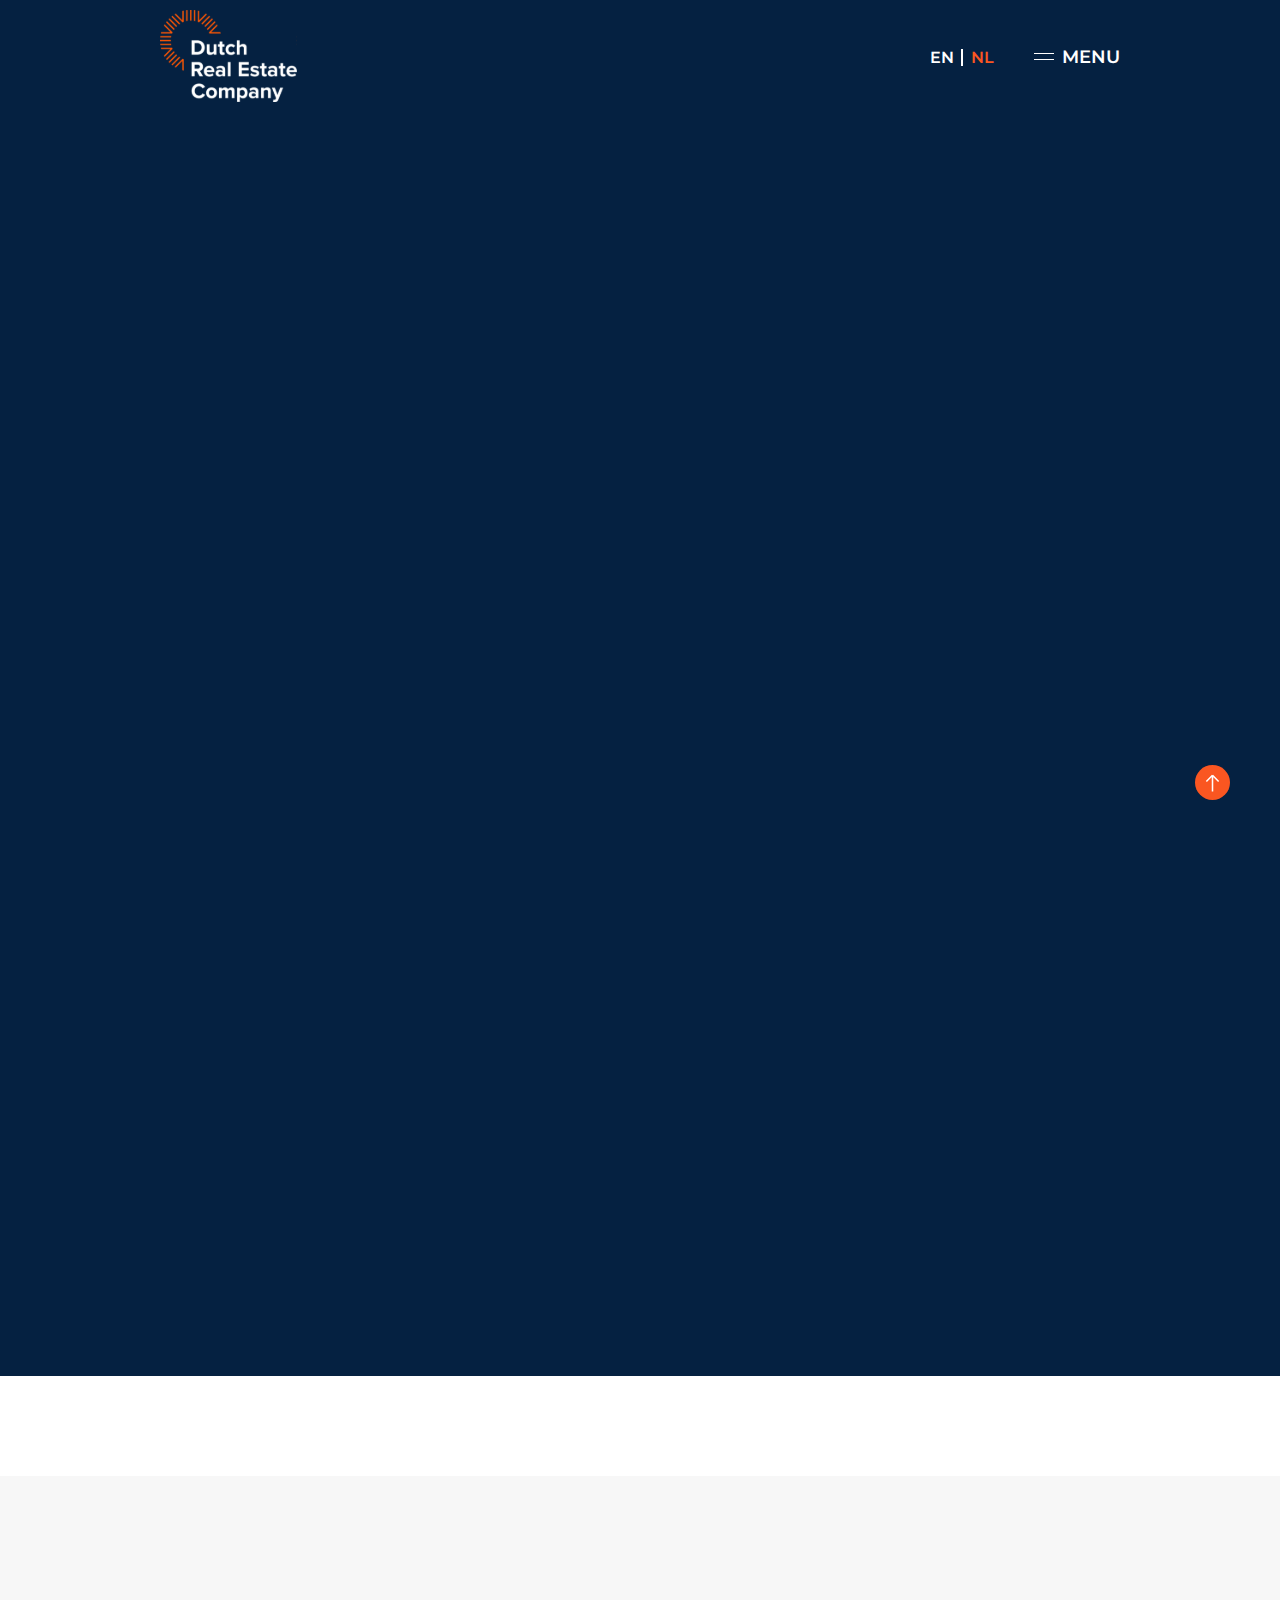
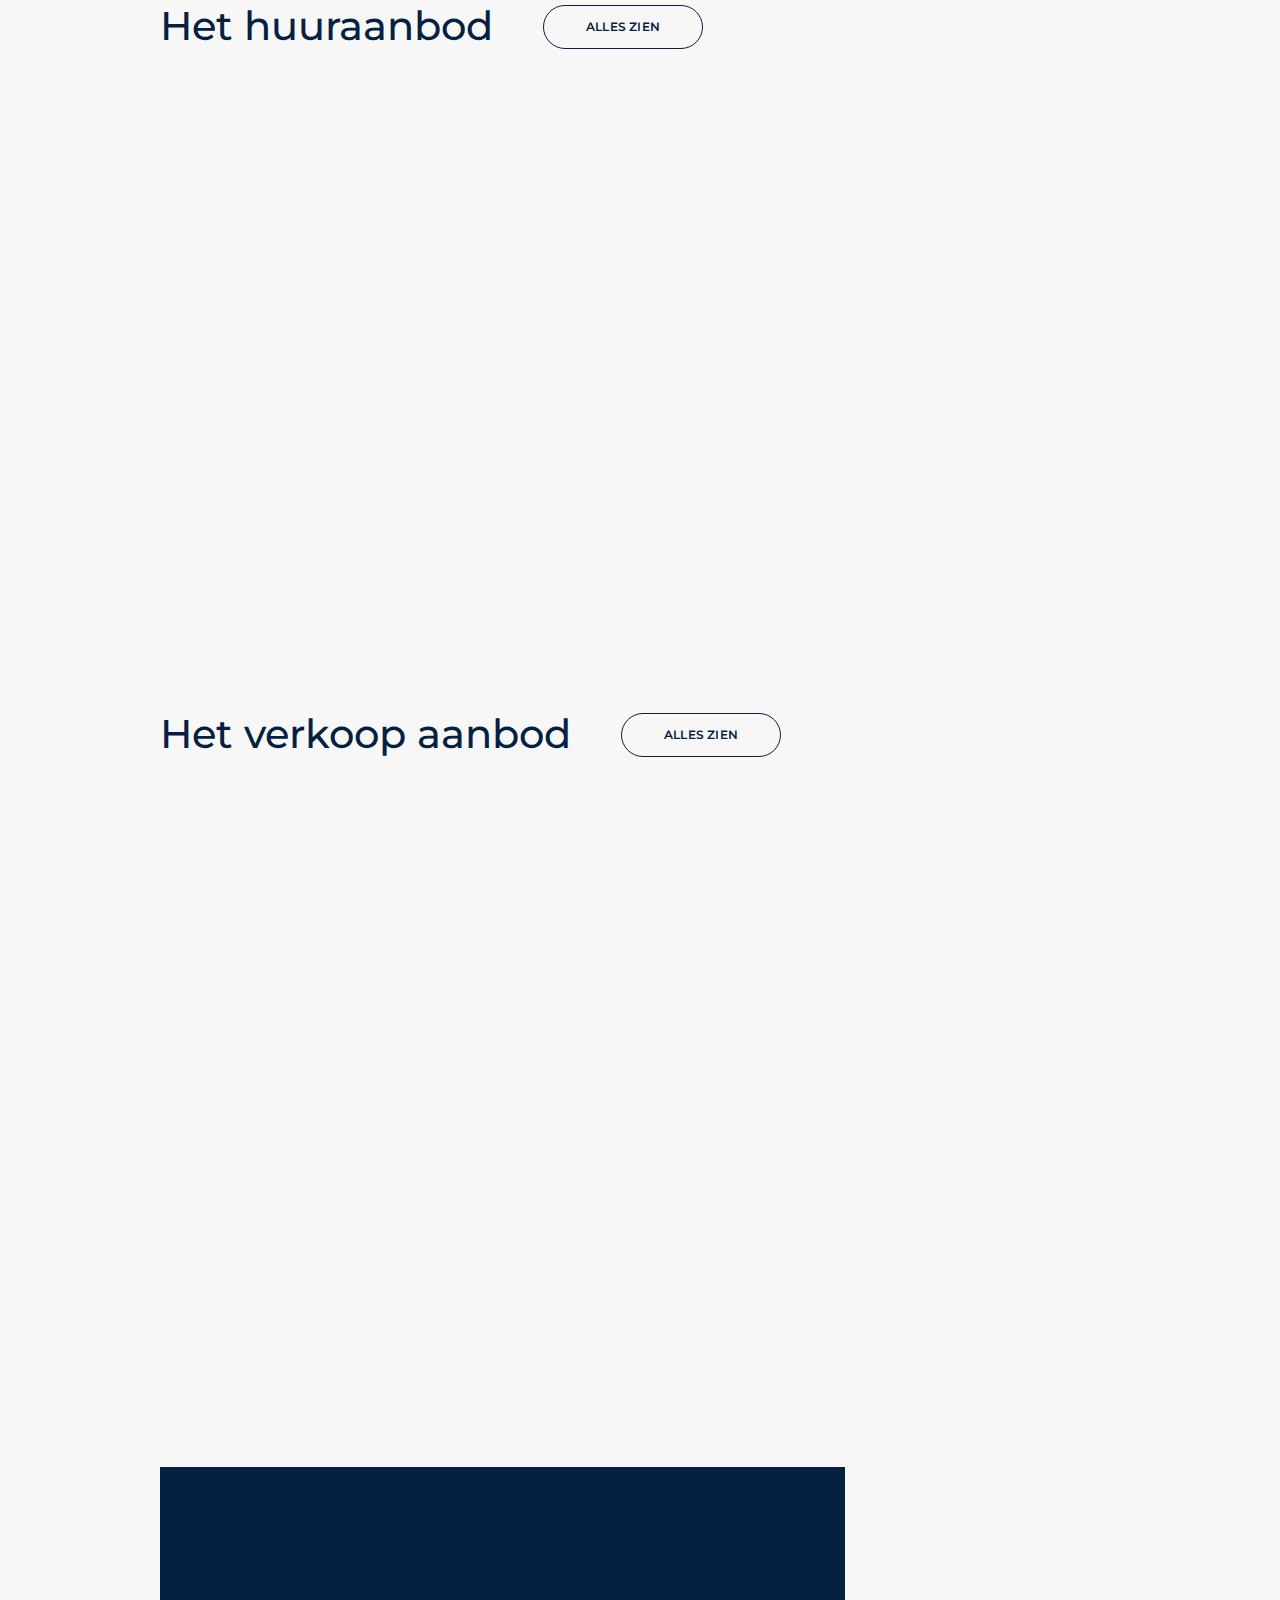
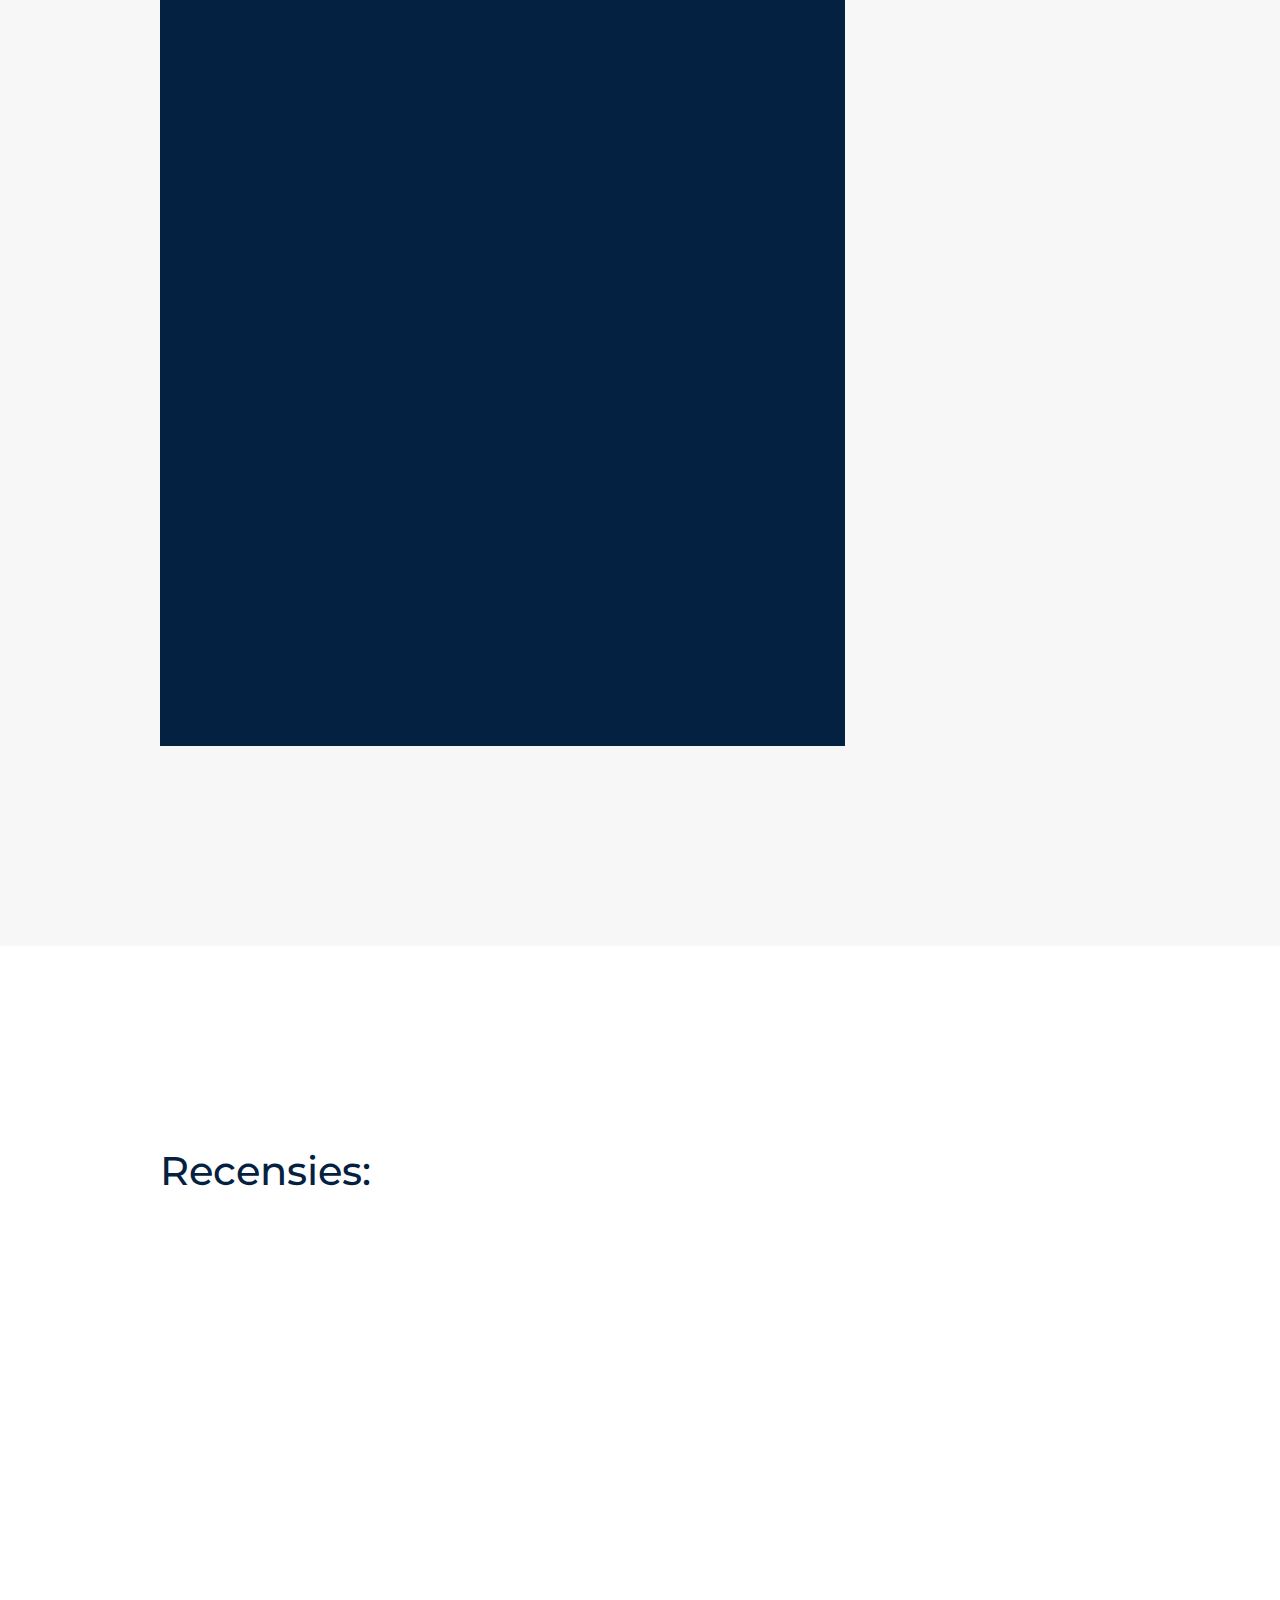
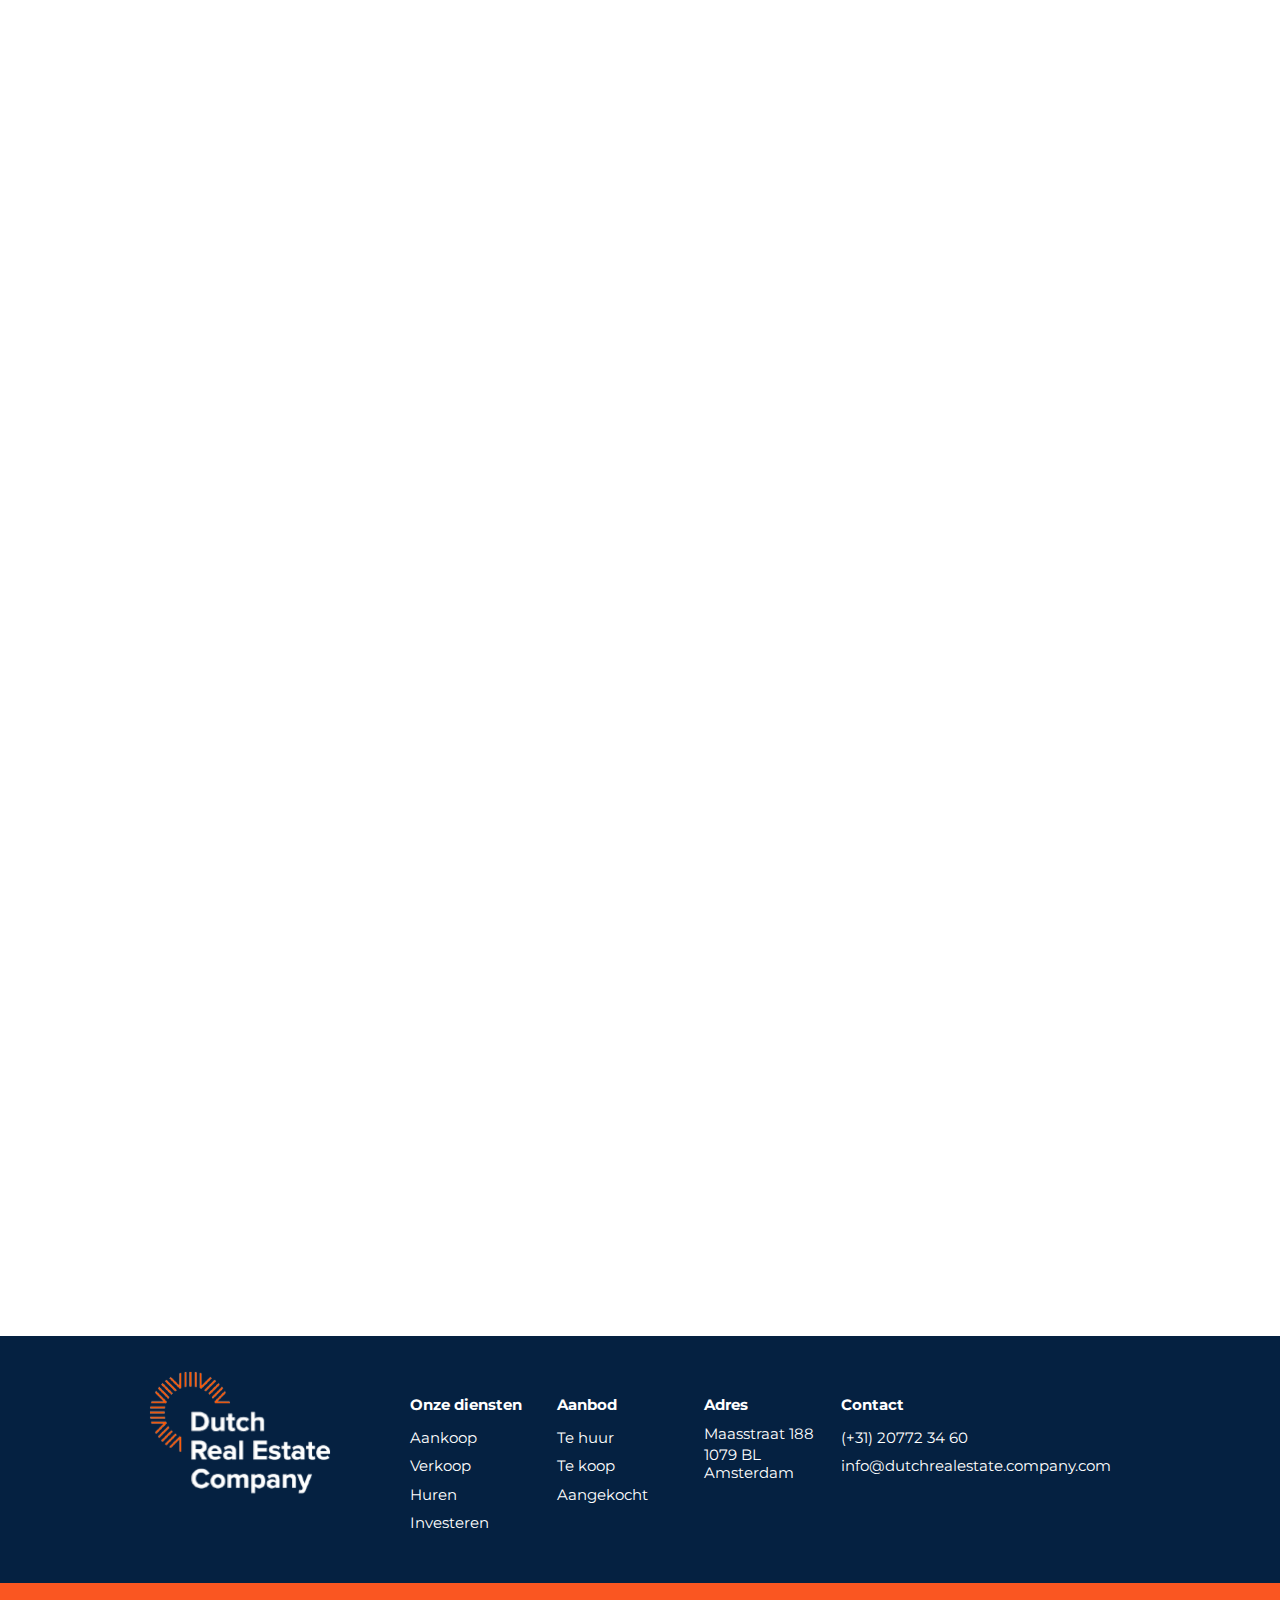
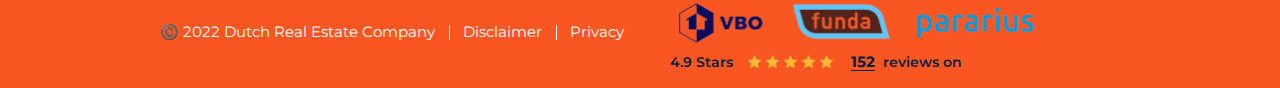
<file: html/index.html>
<!doctype html>
<html lang="en">
<head>
	<meta charset="UTF-8">
	<meta name="viewport"
				content="width=device-width, user-scalable=no, initial-scale=1.0, maximum-scale=1.0, minimum-scale=1.0">
	<meta http-equiv="X-UA-Compatible" content="ie=edge">
	<title>DREC</title>

	
	<!-- Main style -->
	<link rel="stylesheet" href="css/normalize.css"/>
	<link rel="preconnect" href="https://fonts.googleapis.com">
	<link rel="preconnect" href="https://fonts.gstatic.com" crossorigin>
	<link href="https://fonts.googleapis.com/css2?family=Montserrat:wght@300;400;500;600;700&display=swap" rel="stylesheet">
	<link rel="stylesheet" type="text/css" href="fonts/FA5PRO-master/css/all.css"/>
	<link rel="stylesheet" href="css/jquery.fancybox.min.css"/>
	<link rel="stylesheet" type="text/css" href="css/nice-select.css"/>
	<link rel="stylesheet" type="text/css" href="css/swiper.min.css"/>
	<link rel="stylesheet" type="text/css" href="css/aos.css"/>
	<link rel="stylesheet" type="text/css" href="css/styles.css"/>
	<link rel="stylesheet" type="text/css" href="css/responsive.css"/>
	
</head>
<body>

  <header class="header-home">
		<div class="top-line">
			<div class="content-width">
				<div class="logo-wrap">
					<a href="index.html">
						<img src="img/logo.svg" alt="" class="logo-desk">
						<img src="img/logo-home.svg" alt="" class="logo-mob">
						<img src="img/logo-1.svg" alt="" class="logo-sticky">
					</a>
				</div>
				<div class="right">
					<div class="contact-line">
						<div class="tel-wrap">
							<ul>
								<li class="email"><a href="mailto:info@dutchrealestatecompany.com">info@dutchrealestatecompany.com</a></li>
								<li><a href="tel:+31207723460">(+31) 20 772 34 60</a></li>
							</ul>
						</div>
						<div class="lang-wrap">
							<ul>
								<li ><a href="#">en</a></li>
								<li class="current"><a href="#">nl</a></li>
							</ul>
						</div>
						<div class="open-menu">
							<a href="#">
								<div class="wrap">
									<span></span>
									<span></span>

								</div>
								<b>menu</b>
							</a>
						</div>
					</div>
					<nav class="top-menu">
						<ul>
							<li class="current"><a href="#">home</a></li>
							<li><a href="#">aanbod</a></li>
							<li><a href="#">diensten</a></li>
							<li><a href="#">expat service</a></li>
							<li><a href="#">over ons</a></li>
							<li><a href="#">blog</a></li>
							<li><a href="#">contact</a></li>
						</ul>
					</nav>
				</div>
			</div>
		</div>
  </header>

	<div class="menu-responsive" id="menu-responsive" style="display: none">

		<div class="wrap-block">
			<nav class="mob-menu">
				<ul>
					<li class="current"><a href="#">home</a></li>
					<li><a href="#">aanbod</a></li>
					<li><a href="#">diensten</a></li>
					<li><a href="#">expat service</a></li>
					<li><a href="#">over ons</a></li>
					<li><a href="#">blog</a></li>
					<li><a href="#">contact</a></li>
				</ul>
			</nav>

			<div class="tel-wrap">
				<ul>
					<li class="email"><a href="mailto:info@dutchrealestatecompany.com">info@dutchrealestatecompany.com</a></li>
					<li><a href="tel:+31207723460">(+31) 20 772 34 60</a></li>
				</ul>
			</div>

		</div>
	</div>

	<main>
		<section class="home-banner">
			<div class="bg">
				<img src="img/bg-1.jpg" alt="">
			</div>
			<div class="content-width">
				<div class="content">
					<h1>Koop, verkoop, huur, verhuur of beheer uw woning in Amsterdam en omgeving op uw manier</h1>
					<div class="btn-wrap">
						<a href="#" class="btn-default">contact opnemen</a>
						<a href="#" class="btn-default btn-border">bekijk het aanbod</a>
					</div>
					<figure>
						<img src="img/img-1-1.jpg" alt="">
					</figure>
				</div>
				<div class="filter-line">
					<form action="#">
						<div class="wrap">
							<div class="item input-wrap">
								<input type="text" name="loc" id="loc" placeholder="">
								<label for="loc">zoek op plaats</label>
							</div>
							<div class="item">
								<div class="nice-select-1" tabindex="0">
									<span class="current">alle 3</span>
									<ul class="list">
										<li data-value="0" class="option "><span>alle</span> <a href="#" class="no-select" data-name="alle"></a></li>
										<li data-value="1" class="option"><span>alle 2</span> <a href="#" class="no-select" data-name="alle"></a></li>
										<li data-value="2" class="option selected"><span>alle 3</span> <a href="#" class="no-select" data-name="alle"></a></li>
										<li data-value="3" class="option"><span>alle 4</span> <a href="#" class="no-select" data-name="alle"></a></li>
									</ul>
								</div>
							</div>
							<div class="item item-after-2">
								<div class="nice-select-1" tabindex="0">
									<span class="current">m</span>
									<ul class="list">
										<li data-value="0" class="option selected">1m <a href="#" class="no-select" data-name="m"></a></li>
										<li data-value="1" class="option">10m<a href="#" class="no-select" data-name="m"></a></li>
										<li data-value="2" class="option">20m<a href="#" class="no-select" data-name="m"></a></li>
										<li data-value="3" class="option">30m<a href="#" class="no-select" data-name="m"></a></li>
									</ul>
								</div>
							</div>
							<div class="item">
								<div class="nice-select-1" tabindex="0">
									<span class="current">kamers</span>
									<ul class="list">
										<li data-value="0" class="option selected">kamers <a href="#" class="no-select" data-name="kamers"></a></li>
										<li data-value="1" class="option">kamers 2 <a href="#" class="no-select" data-name="kamers"></a></li>
										<li data-value="2" class="option">kamers 3 <a href="#" class="no-select" data-name="kamers"></a></li>
										<li data-value="3" class="option">kamers 4 <a href="#" class="no-select" data-name="kamers"></a></li>
									</ul>
								</div>
							</div>
							<div class="item">
								<div class="nice-select-1" tabindex="0">
									<span class="current">slaapkamers</span>
									<ul class="list">
										<li data-value="0" class="option selected">slaapkamers <a href="#" class="no-select" data-name="slaapkamers"></a></li>
										<li data-value="1" class="option">slaapkamers 2 <a href="#" class="no-select" data-name="slaapkamers"></a></li>
										<li data-value="2" class="option">slaapkamers 3 <a href="#" class="no-select" data-name="slaapkamers"></a></li>
										<li data-value="3" class="option">slaapkamers 4 <a href="#" class="no-select" data-name="slaapkamers"></a></li>
									</ul>
								</div>
							</div>
							<div class="submit-wrap">
								<button type="submit" class="btn-default btn-orange"><img src="img/icon-1.svg" alt="">zoeken</button>
							</div>
						</div>
					</form>
				</div>
			</div>
		</section>

	<div class="bg-grey">
		<section class="slider-width-auto" >
			<div class="content-width">
				<div class="title">
					<h2>Het huuraanbod</h2>
					<a href="#" class="btn-default btn-border-black">alles zien</a>
				</div>
				<div class="slider-wrap" data-aos-delay="100" data-aos="fade-up">
					<div class="swiper slider-auto">
						<div class="swiper-wrapper">
							<div class="swiper-slide">
								<div class="item item-inaccessible">
									<a href="#">
										<figure>
											<div class="label red">verhuurd</div>
											<img src="img/img-2-1.jpg" alt="">
										</figure>
										<div class="text">
											<div class="name">
												<h6>Ruyschstraat 383</h6>
												<p>Amsterdam</p>
											</div>
											<div class="cost">
												<p><span>€ 1.850</span> p.m. ex. | <span>64</span> M<sup>2</sup></p>
											</div>
										</div>
									</a>
								</div>
							</div>
							<div class="swiper-slide">
								<div class="item">
									<a href="#">
										<figure>
											<div class="label">te huur</div>
											<img src="img/img-2-2.jpg" alt="">
										</figure>
										<div class="text">
											<div class="name">
												<h6>Zuidelijke wandelweg 55</h6>
												<p>Amsterdam</p>
											</div>
											<div class="cost">
												<p><span>€ 1.850</span> p.m. ex. | <span>64</span> M<sup>2</sup></p>
											</div>
										</div>
									</a>
								</div>
							</div>
							<div class="swiper-slide">
								<div class="item">
									<a href="#">
										<figure>
											<div class="label">te huur</div>
											<img src="img/img-2-2.jpg" alt="">
										</figure>
										<div class="text">
											<div class="name">
												<h6>Zuidelijke wandelweg 55</h6>
												<p>Amsterdam</p>
											</div>
											<div class="cost">
												<p><span>€ 1.850</span> p.m. ex. | <span>64</span> M<sup>2</sup></p>
											</div>
										</div>
									</a>
								</div>
							</div>
						</div>
					</div>
				</div>
			</div>
		</section>

		<section class="slider-width-auto">
			<div class="content-width">
				<div class="title">
					<h2>Het verkoop aanbod</h2>
					<a href="#" class="btn-default btn-border-black">alles zien</a>
				</div>
				<div class="slider-wrap" data-aos-delay="100" data-aos="fade-up">
					<div class="swiper slider-auto">
						<div class="swiper-wrapper">
							<div class="swiper-slide">
								<div class="item">
									<a href="#">
										<figure>
											<div class="label red">verkoht onder voorbehoud</div>
											<img src="img/img-3-1.jpg" alt="">
										</figure>
										<div class="text">
											<div class="name">
												<h6>Ruyschstraat 383</h6>
												<p>Amsterdam</p>
											</div>
											<div class="cost">
												<p><span>€ 1.850</span> p.m. ex. | <span>64</span> M<sup>2</sup></p>
											</div>
										</div>
									</a>
								</div>
							</div>
							<div class="swiper-slide">
								<div class="item">
									<a href="#">
										<figure>
											<div class="label black-bg">te huur</div>
											<img src="img/img-3-2.jpg" alt="">
										</figure>
										<div class="text">
											<div class="name">
												<h6>Zuidelijke wandelweg 55</h6>
												<p>Amsterdam</p>
											</div>
											<div class="cost">
												<p><span>€ 1.850</span> p.m. ex. | <span>64</span> M<sup>2</sup></p>
											</div>
										</div>
									</a>
								</div>
							</div>
							<div class="swiper-slide">
								<div class="item">
									<a href="#">
										<figure>
											<div class="label">te huur</div>
											<img src="img/img-3-2.jpg" alt="">
										</figure>
										<div class="text">
											<div class="name">
												<h6>Zuidelijke wandelweg 55</h6>
												<p>Amsterdam</p>
											</div>
											<div class="cost">
												<p><span>€ 1.850</span> p.m. ex. | <span>64</span> M<sup>2</sup></p>
											</div>
										</div>
									</a>
								</div>
							</div>
						</div>
					</div>
				</div>
			</div>
		</section>

		<section class="services">
			<div class="content-width">
				<div class="content">
					<div class="bg"></div>
					<div class="wrap" data-aos-delay="100" data-aos="fade-up">
						<div class="text">
							<h2>Onze diensten</h2>
							<ul>
								<li>
									<a href="#">
										<h6>Een woning verkopen</h6>
										<p>De woning verkopen voor wat deze écht waard is. Wij letten op de details.</p>
										<img src="img/icon-3.svg" alt="">
									</a>
								</li>
								<li>
									<a href="#">
										<h6>Een woning aankopen</h6>
										<p>Een huis aankopen is niet zo maar iets, en wij begeleiden u bij deze belangrijke stap met uitstekende service en advies.</p>
										<img src="img/icon-3.svg" alt="">
									</a>
								</li>
								<li>
									<a href="#">
										<h6>Een woning huren</h6>
										<p>De woning verkopen voor wat deze écht waard is. Wij letten op de details.</p>
										<img src="img/icon-3.svg" alt="">
									</a>
								</li>
								<li>
									<a href="#">
										<h6>Een woning (aankopen en) verhuren</h6>
										<p>Een huis aankopen is niet zo maar iets, en wij begeleiden u bij deze belangrijke stap met uitstekende service en advies.</p>
										<img src="img/icon-3.svg" alt="">
									</a>
								</li>
							</ul>
						</div>
						<figure>
							<div class="wrap wrap-1">
								<div class="info">
									<h2>Een woning verkopen</h2>
									<div class="btn-wrap">
										<a href="#" class="btn-default btn-border">lees meer</a>
									</div>
								</div>
								<img src="img/img-4-1.jpg" alt="">
							</div>
							<div class="wrap wrap-2">
								<div class="info">
									<h2>Een woning verkopen 2</h2>
									<div class="btn-wrap">
										<a href="#" class="btn-default btn-border">lees meer</a>
									</div>
								</div>
								<img src="img/img-4-1.jpg" alt="">
							</div>
							<div class="wrap wrap-3">
								<div class="info">
									<h2>Een woning verkopen 3</h2>
									<div class="btn-wrap">
										<a href="#" class="btn-default btn-border">lees meer</a>
									</div>
								</div>
								<img src="img/img-4-1.jpg" alt="">
							</div>
							<div class="wrap wrap-4">
								<div class="info">
									<h2>Een woning verkopen 4</h2>
									<div class="btn-wrap">
										<a href="#" class="btn-default btn-border">lees meer</a>
									</div>
								</div>
								<img src="img/img-4-1.jpg" alt="">
							</div>
						</figure>
					</div>
				</div>
			</div>
		</section>
	</div>

		<section class="reviews">
			<div class="content-width">
				<h2>Recensies:</h2>
				<div class="slider-wrap" data-aos-delay="100" data-aos="fade-up">
					<div class="swiper slider-reviews">
						<div class="swiper-wrapper">
							<div class="swiper-slide">
								<h6>Voornaam Achternaam</h6>
								<div class="stars-wrap">
									<img src="img/star.svg" alt="">
									<img src="img/star.svg" alt="">
									<img src="img/star.svg" alt="">
									<img src="img/star.svg" alt="">
									<img src="img/star.svg" alt="">
								</div>
								<p class="info">4 maanden geleden</p>
								<p>"<span>Lorem ipsum dolor sit amet, consectetur adipiscing elit, sed do eiusmod tempor incididunt ut labore et dolore magna aliqua. Ut enim ad minim veniam, quis nostrud exercitation ullamco laboris nisi ut aliquip ex ea commodo consequat. Duis aute irure dolor in reprehenderit in voluptate velit esse cillum dolore eu fugiat nulla pariatur Lorem ipsum dolor sit amet, consectetur adipiscing elit, sed do eiusmod tempor incididunt ut labore et dolore magna aliqua. Ut enim ad minim veniam, quis nostrud exercitation ullamco laboris nisi ut aliquip ex ea commodo consequat. Duis aute irure dolor in reprehenderit in voluptate velit esse cillum dolore eu fugiat nulla pariatur </span>"</p>
							</div>
							<div class="swiper-slide">
								<h6>Voornaam Achternaam</h6>
								<div class="stars-wrap">
									<img src="img/star.svg" alt="">
									<img src="img/star.svg" alt="">
									<img src="img/star.svg" alt="">
									<img src="img/star.svg" alt="">
									<img src="img/star.svg" alt="">
								</div>
								<p class="info">4 maanden geleden</p>
								<p>"<span>Lorem ipsum dolor sit amet, consectetur adipiscing elit, sed do eiusmod tempor incididunt ut labore et dolore magna aliqua. Ut enim ad minim veniam, quis nostrud exercitation ullamco laboris nisi ut aliquip ex ea commodo consequat. Duis aute irure dolor in reprehenderit in voluptate velit esse cillum dolore eu fugiat nulla pariatur Lorem ipsum dolor sit amet, consectetur adipiscing elit, sed do eiusmod tempor incididunt ut labore et dolore magna aliqua. Ut enim ad minim veniam, quis nostrud exercitation ullamco laboris nisi ut aliquip ex ea commodo consequat. Duis aute irure dolor in reprehenderit in voluptate velit esse cillum dolore eu fugiat nulla pariatur </span>"</p>
							</div>
							<div class="swiper-slide">
								<h6>Voornaam Achternaam</h6>
								<div class="stars-wrap">
									<img src="img/star.svg" alt="">
									<img src="img/star.svg" alt="">
									<img src="img/star.svg" alt="">
									<img src="img/star.svg" alt="">
									<img src="img/star.svg" alt="">
								</div>
								<p class="info">4 maanden geleden</p>
								<p>"<span>Lorem ipsum dolor sit amet, consectetur adipiscing elit, sed do eiusmod tempor incididunt ut labore et dolore magna aliqua. Ut enim ad minim veniam, quis nostrud exercitation ullamco laboris nisi ut aliquip ex ea commodo consequat. Duis aute irure dolor in reprehenderit in voluptate velit esse cillum dolore eu fugiat nulla pariatur Lorem ipsum dolor sit amet, consectetur adipiscing elit, sed do eiusmod tempor incididunt ut labore et dolore magna aliqua. Ut enim ad minim veniam, quis nostrud exercitation ullamco laboris nisi ut aliquip ex ea commodo consequat. Duis aute irure dolor in reprehenderit in voluptate velit esse cillum dolore eu fugiat nulla pariatur </span>"</p>
							</div>
							<div class="swiper-slide">
								<h6>Voornaam Achternaam</h6>
								<div class="stars-wrap">
									<img src="img/star.svg" alt="">
									<img src="img/star.svg" alt="">
									<img src="img/star.svg" alt="">
									<img src="img/star.svg" alt="">
									<img src="img/star.svg" alt="">
								</div>
								<p class="info">4 maanden geleden</p>
								<p>"<span>Lorem ipsum dolor sit amet, consectetur adipiscing elit, sed do eiusmod tempor incididunt ut labore et dolore magna aliqua. Ut enim ad minim veniam, quis nostrud exercitation ullamco laboris nisi ut aliquip ex ea commodo consequat. Duis aute irure dolor in reprehenderit in voluptate velit esse cillum dolore eu fugiat nulla pariatur Lorem ipsum dolor sit amet, consectetur adipiscing elit, sed do eiusmod tempor incididunt ut labore et dolore magna aliqua. Ut enim ad minim veniam, quis nostrud exercitation ullamco laboris nisi ut aliquip ex ea commodo consequat. Duis aute irure dolor in reprehenderit in voluptate velit esse cillum dolore eu fugiat nulla pariatur </span>"</p>
							</div>
						</div>
					</div>
					</div>
			</div>
		</section>

		<section class="img-text">
			<div class="content-width">
				<div class="content">
					<figure data-aos-delay="100" data-aos="fade-up">
						<img src="img/img-5-1.jpg" alt="">
					</figure>
					<div class="text" data-aos-delay="200" data-aos="fade-up">
						<h2>Ons ervaren en dynamisch team biedt u hoogwaardige diensten <b>op maat
						gemaakt voor uw vastgoedwensen.</b></h2>

						<p>Het vinden van een woning of het verkopen van een woning op de bewegelijke vastgoedmarkt vereist lokale kennis en een uitgebreid netwerk, snelle afhandeling en een proactieve aanpak.</p>

						<p>Wij zijn er om u van begin tot eind te begeleiden, onder andere met aanvullende diensten zoals hypotheekadvies, verzekeringen, interieurontwerp en renovaties.</p>

						<p>Hoewel wij gespecialiseerd zijn in huisvesting voor expats, werken wij ook regelmatig met Nederlandse klanten. Laat ons u helpen bij het verhuizen naar een nieuwe locatie, naar een nieuwe woning en naar de volgende stap. Dat is waar we goed in zijn.</p>

						<div class="btn-wrap">
							<a href="#" class="btn-default btn-blue">contact opnemen</a>
							<a href="#" class="btn-default btn-border-black">bekijk ons aanbod</a>
						</div>
					</div>
				</div>
			</div>
		</section>
		
	</main>

	<div class="fix-block">
		<a href="#" class="top-site"><img src="img/icon-4.svg" alt=""></a>
	</div>

  <footer>
    <div class="content-width">
			<div class="content">
				<div class="logo-wrap">
					<a href="index.html">
						<img src="img/logo-footer.svg" alt="">
					</a>
				</div>
				<nav class="footer-menu">
					<ul>
						<li><h6>Onze diensten</h6></li>
						<li><a href="#">Aankoop</a></li>
						<li><a href="#">Verkoop</a></li>
						<li><a href="#">Huren</a></li>
						<li><a href="#">Investeren</a></li>
					</ul>

					<ul>
						<li><h6>Aanbod</h6></li>
						<li><a href="#">Te huur</a></li>
						<li><a href="#">Te koop</a></li>
						<li><a href="#">Aangekocht</a></li>
					</ul>

					<ul>
						<li><h6>Adres</h6></li>
						<li><p>Maasstraat 188</p></li>
						<li><p>1079 BL Amsterdam</p></li>
					</ul>

					<ul>
						<li><h6>Contact</h6></li>
						<li><a href="tel:+31207723460">(+31) 20772 34 60</a></li>
						<li><a href="mailto:info@dutchrealestate.company.com">info@dutchrealestate.company.com</a></li>
					</ul>
				</nav>
			</div>
    </div>
		<div class="bottom">
			<div class="content-width">
				<div class="left">
					<ul>
						<li><p>©️ 2022 Dutch Real Estate Company</p></li>
						<li><a href="#">Disclaimer</a></li>
						<li><a href="#">Privacy</a></li>
					</ul>
				</div>
				<div class="right">
					<ul>
						<li><img src="img/img-6-1.svg" alt=""></li>
						<li><img src="img/img-6-2.svg" alt=""></li>
						<li><img src="img/img-6-3.svg" alt=""></li>
					</ul>
					<div class="info">
						<p>4.9 Stars</p>
						<div class="wrap">
							<img src="img/star-1.svg" alt="">
							<img src="img/star-1.svg" alt="">
							<img src="img/star-1.svg" alt="">
							<img src="img/star-1.svg" alt="">
							<img src="img/star-1.svg" alt="">
						</div>
						<p><a href="#">152</a>reviews on</p>
					</div>
				</div>
			</div>
		</div>
  </footer>






  <script src="js/jquery.min.js"></script>
	<script src="js/swiper.js"></script>
	<script src="js/jquery.fancybox.min.js"></script>
	<script src="js/jquery.nice-select.min.js"></script>
	<script src="js/jquery.sticky.js"></script>
	<script src="js/cuttr.min.js"></script>
	<script src="js/aos.js"></script>
	<script src="js/script.js"></script>
</body>
</html>
</file>
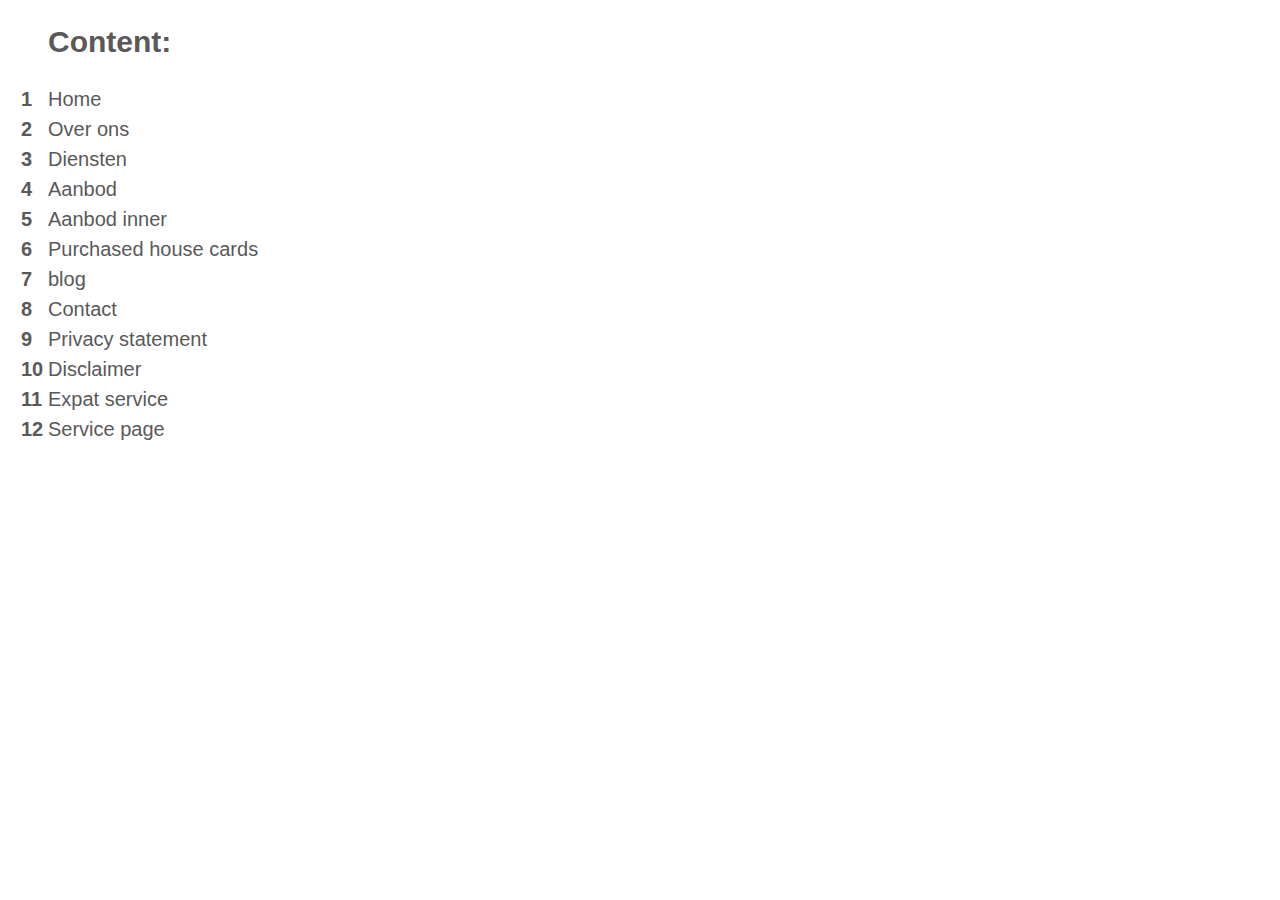
<file: html/_index.html>
<!DOCTYPE html><html lang="en"><head>
    <meta charset="UTF-8">
    <title>Content</title>
    <style>
        p, h2{
            font-family: 'Conv_Lato-Regular', sans-serif;
            font-size: 30px;
            font-weight: 700;
            color: #595959;
            margin-left: 40px;
        }

        li{
            list-style-type: none;
            counter-increment: li;
            position: relative;
        }
        ol li::before {
            content: counter(li) ;
            display: inline-block;
            width: 10px;
            margin-right: 8px;
            margin-left: -17px;
            position: absolute;
            font-size: 20px;
            font-weight: 600;
            line-height: 24px;
            top: 3px;
            left: -10px;
            color: #595959;
            font-family: 'Conv_Lato-Regular', sans-serif;
        }
        li a{
            text-decoration: none;
            font-family: 'Conv_Lato-Regular', sans-serif;
            font-size: 20px;
            font-weight: 500;
            color: #595959;
            line-height: 30px;
        }

        li a:hover{
            color: #ff3448;
        }
    </style></head>
    <body><h2>Content:</h2><ol>
        <li><a href="index.html">Home</a></li>
        <li><a href="about.html">Over ons</a></li>
        <li><a href="services.html">Diensten</a></li>
        <li><a href="offer.html">Aanbod</a></li>
        <li><a href="offer-inner.html">Aanbod inner</a></li>
        <li><a href="card.html">Purchased house cards</a></li>
        <li><a href="blog.html">blog</a></li>
        <li><a href="contact.html">Contact</a></li>
        <li><a href="text.html">Privacy statement</a></li>
        <li><a href="text2.html">Disclaimer</a></li>
        <li><a href="expat.html">Expat service</a></li>
        <li><a href="service.html">Service page</a></li>





    </ol></body></html>
</file>
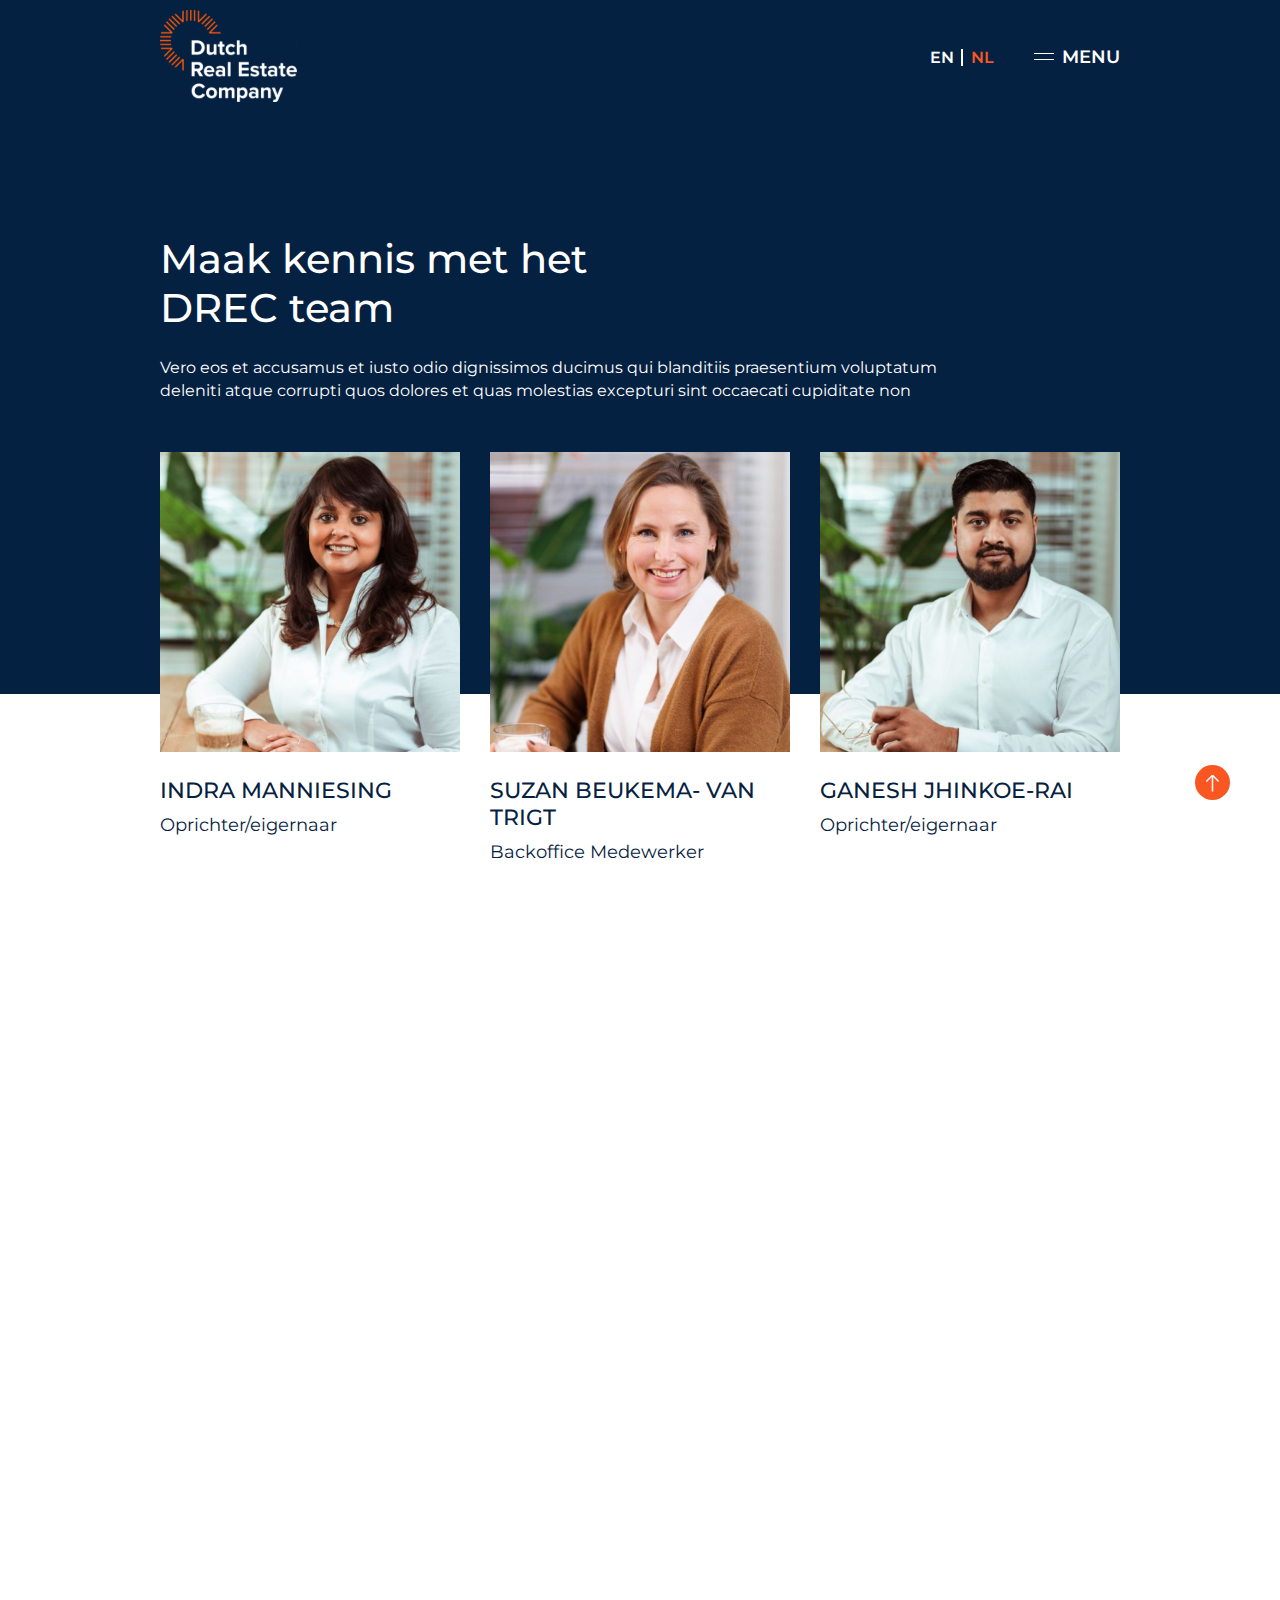
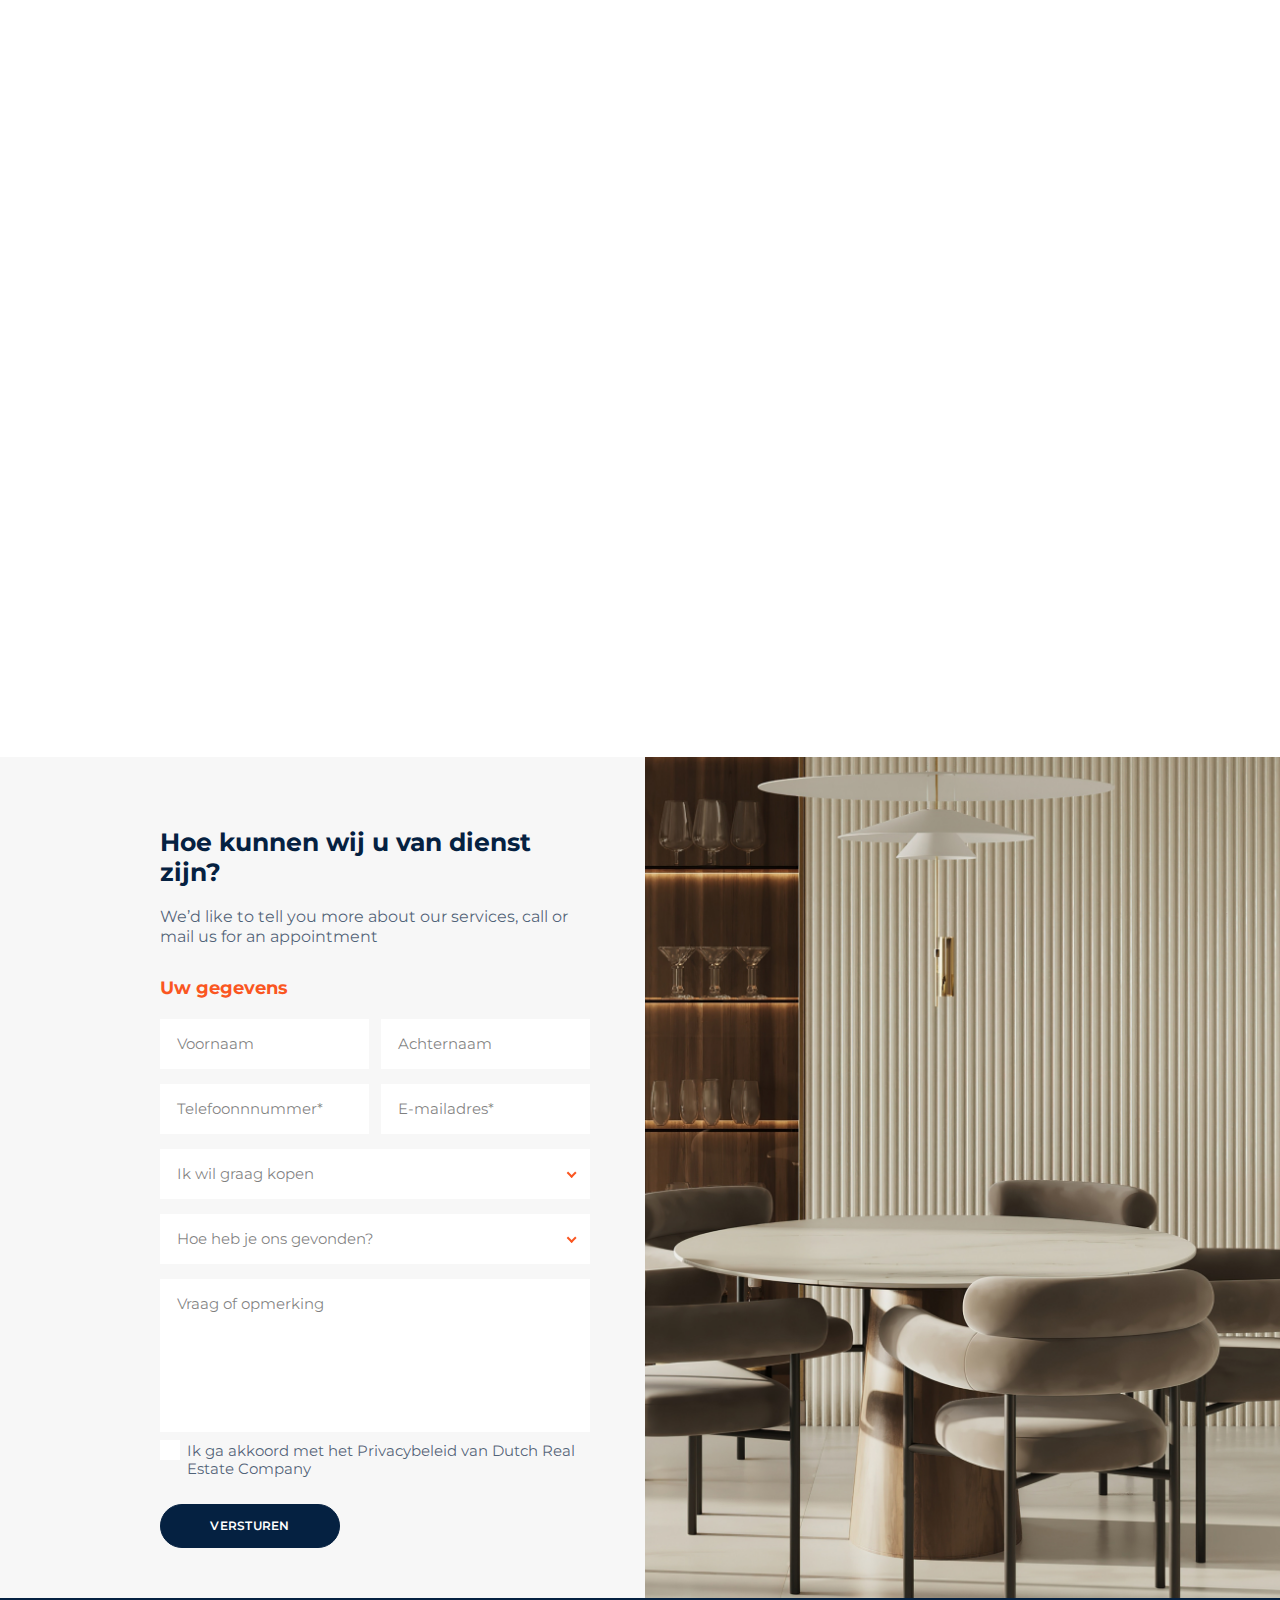
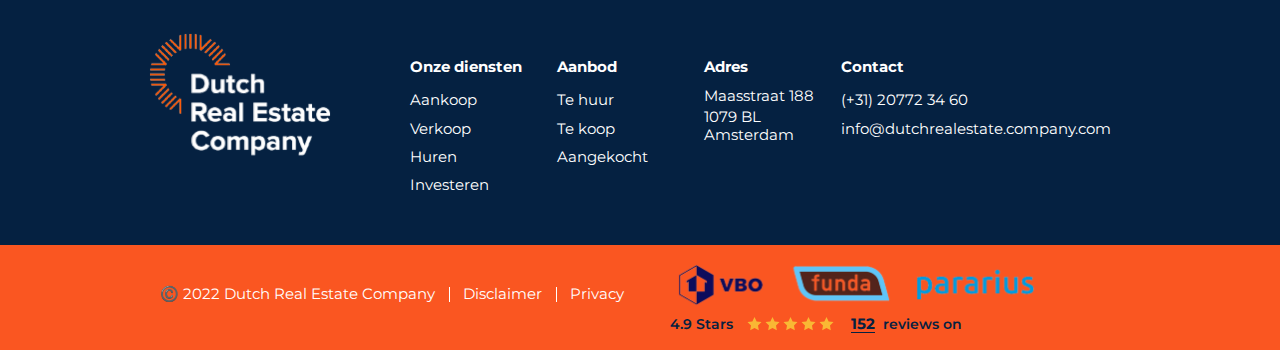
<file: html/about.html>
<!doctype html>
<html lang="en">
<head>
	<meta charset="UTF-8">
	<meta name="viewport"
				content="width=device-width, user-scalable=no, initial-scale=1.0, maximum-scale=1.0, minimum-scale=1.0">
	<meta http-equiv="X-UA-Compatible" content="ie=edge">
	<title>DREC</title>

	
	<!-- Main style -->
	<link rel="stylesheet" href="css/normalize.css"/>
	<link rel="preconnect" href="https://fonts.googleapis.com">
	<link rel="preconnect" href="https://fonts.gstatic.com" crossorigin>
	<link href="https://fonts.googleapis.com/css2?family=Montserrat:wght@300;400;500;600;700&display=swap" rel="stylesheet">
	<link rel="stylesheet" type="text/css" href="fonts/FA5PRO-master/css/all.css"/>
	<link rel="stylesheet" href="css/jquery.fancybox.min.css"/>
	<link rel="stylesheet" type="text/css" href="css/nice-select.css"/>
	<link rel="stylesheet" type="text/css" href="css/swiper.min.css"/>
	<link rel="stylesheet" type="text/css" href="css/aos.css"/>
	<link rel="stylesheet" type="text/css" href="css/styles.css"/>
	<link rel="stylesheet" type="text/css" href="css/responsive.css"/>
	
</head>
<body>

  <header class="header-blue">
		<div class="top-line">
			<div class="content-width">
				<div class="logo-wrap">
					<a href="index.html">
						<img src="img/logo-white.svg" alt="" class="logo-desk">
						<img src="img/logo-home.svg" alt="" class="logo-mob">
						<img src="img/logo-1.svg" alt="" class="logo-sticky">
					</a>
				</div>
				<div class="right">
					<div class="contact-line">
						<div class="tel-wrap">
							<ul>
								<li class="email"><a href="mailto:info@dutchrealestatecompany.com">info@dutchrealestatecompany.com</a></li>
								<li><a href="tel:+31207723460">(+31) 20 772 34 60</a></li>
							</ul>
						</div>
						<div class="lang-wrap">
							<ul>
								<li ><a href="#">en</a></li>
								<li class="current"><a href="#">nl</a></li>
							</ul>
						</div>
						<div class="open-menu">
							<a href="#">
								<div class="wrap">
									<span></span>
									<span></span>

								</div>
								<b>menu</b>
							</a>
						</div>
					</div>
					<nav class="top-menu">
						<ul>
							<li ><a href="#">home</a></li>
							<li class="current"><a href="#">aanbod</a></li>
							<li><a href="#">diensten</a></li>
							<li><a href="#">expat service</a></li>
							<li><a href="#">over ons</a></li>
							<li><a href="#">blog</a></li>
							<li><a href="#">contact</a></li>
						</ul>
					</nav>
				</div>
			</div>
		</div>
  </header>

	<div class="menu-responsive" id="menu-responsive" style="display: none">

		<div class="wrap-block">
			<nav class="mob-menu">
				<ul>
					<li class="current"><a href="#">home</a></li>
					<li><a href="#">aanbod</a></li>
					<li><a href="#">diensten</a></li>
					<li><a href="#">expat service</a></li>
					<li><a href="#">over ons</a></li>
					<li><a href="#">blog</a></li>
					<li><a href="#">contact</a></li>
				</ul>
			</nav>

			<div class="tel-wrap">
				<ul>
					<li class="email"><a href="mailto:info@dutchrealestatecompany.com">info@dutchrealestatecompany.com</a></li>
					<li><a href="tel:+31207723460">(+31) 20 772 34 60</a></li>
				</ul>
			</div>

		</div>
	</div>

	<main>

		<section class="about">
			<div class="bg-top"></div>
			<div class="content-width">
				<div class="top">
					<h1>Maak kennis met het DREC team</h1>
					<p>Vero eos et accusamus et iusto odio dignissimos ducimus qui blanditiis praesentium voluptatum deleniti atque corrupti quos dolores et quas molestias excepturi sint occaecati cupiditate non</p>
				</div>
				<div class="content">
					<div class="item"  data-aos-delay="0" data-aos="fade-up">
						<a href="#info-team" class="info-team">
							<figure>
								<img src="img/img-7-1.jpg" alt="">
								<div class="icon-wrap">
									<img src="img/icon-team.svg" alt="">
								</div>
							</figure>
							<div class="text">
								<h6>INDRA MANNIESING</h6>
								<p>Oprichter/eigernaar</p>
							</div>
						</a>
					</div>
					<div class="item" data-aos-delay="100" data-aos="fade-up">
						<a href="#info-team" class="info-team">
							<figure>
								<img src="img/img-7-2.jpg" alt="">
								<div class="icon-wrap">
									<img src="img/icon-team.svg" alt="">
								</div>
							</figure>
							<div class="text">
								<h6>SUZAN BEUKEMA- VAN TRIGT</h6>
								<p>Backoffice Medewerker</p>
							</div>
						</a>
					</div>
					<div class="item" data-aos-delay="200" data-aos="fade-up">
						<a href="#info-team" class="info-team">
							<figure>
								<img src="img/img-7-3.jpg" alt="">
								<div class="icon-wrap">
									<img src="img/icon-team.svg" alt="">
								</div>
							</figure>
							<div class="text">
								<h6>GANESH JHINKOE-RAI</h6>
								<p>Oprichter/eigernaar</p>
							</div>
						</a>
					</div>
					<div class="item" data-aos-delay="300" data-aos="fade-up">
						<a href="#info-team" class="info-team">
							<figure>
								<img src="img/img-7-4.jpg" alt="">
								<div class="icon-wrap">
									<img src="img/icon-team.svg" alt="">
								</div>
							</figure>
							<div class="text">
								<h6>LISETTE VAN TILBURG</h6>
								<p>Makelaar KRMT - Amstelveen e. o.</p>
							</div>
						</a>
					</div>
					<div class="item" data-aos-delay="0" data-aos="fade-up">
						<a href="#info-team" class="info-team">
							<figure>
								<img src="img/img-7-5.jpg" alt="">
								<div class="icon-wrap">
									<img src="img/icon-team.svg" alt="">
								</div>
							</figure>
							<div class="text">
								<h6>Elize Bosveld</h6>
								<p>Makelaar O.G. - Almere e. o.</p>
							</div>
						</a>
					</div>
					<div class="item" data-aos-delay="100" data-aos="fade-up">
						<a href="#info-team" class="info-team">
							<figure>
								<img src="img/img-7-6.jpg" alt="">
								<div class="icon-wrap">
									<img src="img/icon-team.svg" alt="">
								</div>
							</figure>
							<div class="text">
								<h6>Edward Van Der Lugt</h6>
								<p>Makelaar O.G. - Amsterdam e.o.</p>
							</div>
						</a>
					</div>
					<div class="item" data-aos-delay="200" data-aos="fade-up">
						<a href="#info-team" class="info-team">
							<figure>
								<img src="img/img-7-7.jpg" alt="">
								<div class="icon-wrap">
									<img src="img/icon-team.svg" alt="">
								</div>
							</figure>
							<div class="text">
								<h6>Thierry Ham</h6>
								<p>Backoffice Medewerker</p>
							</div>
						</a>
					</div>
					<div class="item" data-aos-delay="300" data-aos="fade-up">
						<a href="#info-team" class="info-team">
							<figure>
								<img src="img/img-7-8.jpg" alt="">
								<div class="icon-wrap">
									<img src="img/icon-team.svg" alt="">
								</div>
							</figure>
							<div class="text">
								<h6>Oksana Chugunova</h6>
								<p>Makelaar O.G. - Amsterdam e.o.</p>
							</div>
						</a>
					</div>
					<div class="item" data-aos-delay="0" data-aos="fade-up">
						<a href="#info-team" class="info-team">
							<figure>
								<img src="img/img-7-9.jpg" alt="">
								<div class="icon-wrap">
									<img src="img/icon-team.svg" alt="">
								</div>
							</figure>
							<div class="text">
								<h6>Wilfred Hemme</h6>
								<p>Makelaar O.G. - Meppel e.o.</p>
							</div>
						</a>
					</div>
					<div class="item" data-aos-delay="100" data-aos="fade-up">
						<a href="#info-team" class="info-team">
							<figure>
								<img src="img/img-7-10.jpg" alt="">
								<div class="icon-wrap">
									<img src="img/icon-team.svg" alt="">
								</div>
							</figure>
							<div class="text">
								<h6>Lizzie Palac</h6>
								<p>Huurmakelaar - Amsterdam e.o.</p>
							</div>
						</a>
					</div>
				</div>
			</div>
		</section>
		
		<section class="form-img">
			<div class="bg">
				<img src="img/img-8.jpg" alt="">
			</div>
			<div class="content-width">
				<div class="content">
					<h3>Hoe kunnen wij u van dienst zijn?</h3>
					<p>We’d like to tell you more about our services, call or mail us for an appointment</p>
					<h6>Uw gegevens</h6>
					<form action="#" class="form-default">
						<div class="input-wrap input-wrap-50">
							<input type="text" name="name" id="name" required>
							<label for="name">Voornaam</label>
						</div>
						<div class="input-wrap input-wrap-50">
							<input type="text" name="last-name" id="last-name">
							<label for="last-name">Achternaam</label>
						</div>
						<div class="input-wrap input-wrap-50">
							<input type="text" name="tel" id="tel" class="tel" required>
							<label for="tel">Telefoonnnummer*</label>
						</div>
						<div class="input-wrap input-wrap-50">
							<input type="email" name="email" id="email" required>
							<label for="email">E-mailadres*</label>
						</div>
						<div class="input-wrap select-wrap">
							<select id="select-1">
								<option value="0" selected disabled></option>
								<option value="1">Ik wil graag kopen 1</option>
								<option value="2">Ik wil graag kopen 2</option>
								<option value="3">Ik wil graag kopen 3</option>
							</select>
							<label class="form-label" for="select-1">Ik wil graag kopen</label>
						</div>
						<div class="input-wrap select-wrap">
							<select id="select-2">
								<option value="0" selected disabled></option>
								<option value="1">Hoe heb je ons gevonden? 1</option>
								<option value="2">Hoe heb je ons gevonden? 2</option>
								<option value="3">Hoe heb je ons gevonden? 3</option>
							</select>
							<label class="form-label" for="select-2">Hoe heb je ons gevonden?</label>
						</div>
						<div class="input-wrap">
							<textarea name="message" id="message"></textarea>
							<label for="message">Vraag of opmerking</label>
						</div>

						<div class="input-wrap-check">
							<input type="checkbox" name="check" id="check" required>
							<label for="check">
								Ik ga akkoord met het Privacybeleid van Dutch Real Estate Company
							</label>
						</div>
						<div class="input-submit">
							<button type="submit" class="btn-default btn-blue">versturen</button>
						</div>
					</form>
				</div>
				<figure>
					<img src="img/img-10.jpg" alt="">
				</figure>
			</div>
		</section>
		
	</main>

	<div class="fix-block">
		<a href="#" class="top-site"><img src="img/icon-4.svg" alt=""></a>
	</div>

  <footer>
    <div class="content-width">
			<div class="content">
				<div class="logo-wrap">
					<a href="index.html">
						<img src="img/logo-footer.svg" alt="">
					</a>
				</div>
				<nav class="footer-menu">
					<ul>
						<li><h6>Onze diensten</h6></li>
						<li><a href="#">Aankoop</a></li>
						<li><a href="#">Verkoop</a></li>
						<li><a href="#">Huren</a></li>
						<li><a href="#">Investeren</a></li>
					</ul>

					<ul>
						<li><h6>Aanbod</h6></li>
						<li><a href="#">Te huur</a></li>
						<li><a href="#">Te koop</a></li>
						<li><a href="#">Aangekocht</a></li>
					</ul>

					<ul>
						<li><h6>Adres</h6></li>
						<li><p>Maasstraat 188</p></li>
						<li><p>1079 BL Amsterdam</p></li>
					</ul>

					<ul>
						<li><h6>Contact</h6></li>
						<li><a href="tel:+31207723460">(+31) 20772 34 60</a></li>
						<li><a href="mailto:info@dutchrealestate.company.com">info@dutchrealestate.company.com</a></li>
					</ul>
				</nav>
			</div>
    </div>
		<div class="bottom">
			<div class="content-width">
				<div class="left">
					<ul>
						<li><p>©️ 2022 Dutch Real Estate Company</p></li>
						<li><a href="#">Disclaimer</a></li>
						<li><a href="#">Privacy</a></li>
					</ul>
				</div>
				<div class="right">
					<ul>
						<li><img src="img/img-6-1.svg" alt=""></li>
						<li><img src="img/img-6-2.svg" alt=""></li>
						<li><img src="img/img-6-3.svg" alt=""></li>
					</ul>
					<div class="info">
						<p>4.9 Stars</p>
						<div class="wrap">
							<img src="img/star-1.svg" alt="">
							<img src="img/star-1.svg" alt="">
							<img src="img/star-1.svg" alt="">
							<img src="img/star-1.svg" alt="">
							<img src="img/star-1.svg" alt="">
						</div>
						<p><a href="#">152</a>reviews on</p>
					</div>
				</div>
			</div>
		</div>
  </footer>



	<div id="info-team" class="info-team-popup" style="display: none;">
		<div class="main">
			<div class="close-wrap">
				<a href="#" data-fancybox-close><img src="img/close.svg" alt=""></a>
			</div>
			<div class="content">
				<div class="left">
					<h5><img src="img/icon-5.svg" alt=""><span>INDRA <br>MANNIESING</span></h5>
					<h6>Oprichter/eigernaar</h6>
				</div>
				<div class="right">
					<figure>
						<img src="img/img-9.jpg" alt="">
					</figure>
					<div class="wrap">
						<p>Lorem ipsum dolor sit amet, consectetur adipiscing elit, sed do eiusmod tempor incididunt ut labore et dolore magna aliqua. Magna sit amet purus gravida quis blandit. Ut etiam sit amet nisl purus in mollis nunc sed.</p>

						<p>Cursus risus at ultrices mi tempus imperdiet nulla malesuada pellentesque. Nunc congue nisi vitae suscipit tellus mauris a diam maecenas. Placerat orci nulla pellentesque dignissim enim sit amet. Ante metus dictum at tempor commodo ullamcorper a. Mauris commodo quis imperdiet massa tincidunt nunc pulvinar sapien. Quam quisque id diam vel. Nunc aliquet bibendum enim facilisis gravida neque convallis. Pretium fusce id velit ut tortor pretium viverra suspendisse.</p>

						<p>Vestibulum sed arcu non odio euismod lacinia at quis. Elementum sagittis vitae et leo duis ut diam quam. Commodo quis imperdiet massa tincidunt. Est velit egestas dui id ornare arcu odio ut sem. Nunc scelerisque viverra mauris in aliquam. Leo a diam sollicitudin tempor id eu nisl nunc mi. Lectus arcu bibendum at varius vel pharetra. Mi sit amet mauris commodo quis imperdiet massa tincidunt.</p>

						<p>Lorem ipsum dolor sit amet, consectetur adipiscing elit, sed do eiusmod tempor incididunt ut labore et dolore magna aliqua. Magna sit amet purus gravida quis blandit. Ut etiam sit amet nisl purus in mollis nunc sed.Cursus risus at ultrices mi tempus imperdiet nulla malesuada pellentesque. Nunc congue nisi vitae suscipit tellus mauris a diam maecenas.</p>

						<p>Lorem ipsum dolor sit amet, consectetur adipiscing elit, sed do eiusmod tempor incididunt ut labore et dolore magna aliqua. Magna sit amet purus gravida quis blandit. Ut etiam sit amet nisl purus in mollis nunc sed. </p>
					</div>
				</div>

				<div class="bottom">
					<h6>Deel je contactgegevens zodat we contact met je kunnen opnemen:</h6>
					<form action="#" class="subscription-form">
						<label for="contact"></label>
						<input type="text" name="contact" id="contact" placeholder="Telefoonnnummer / E-mailadres">
						<button class="btn-default" type="submit">versturen</button>
					</form>

					<h6>Neem direct contact met ons op:</h6>
					<div class="btn-wrap">
						<a href="#" class="btn-default btn-orange">contact</a>
					</div>
				</div>

			</div>
		</div>
	</div>


  <script src="js/jquery.min.js"></script>
	<script src="js/swiper.js"></script>
	<script src="js/jquery.fancybox.min.js"></script>
	<script src="js/jquery.nice-select.min.js"></script>
	<script src="js/jquery.sticky.js"></script>
	<script src="js/cuttr.min.js"></script>
	<script src="js/aos.js"></script>
	<script src="js/script.js"></script>
</body>
</html>
</file>
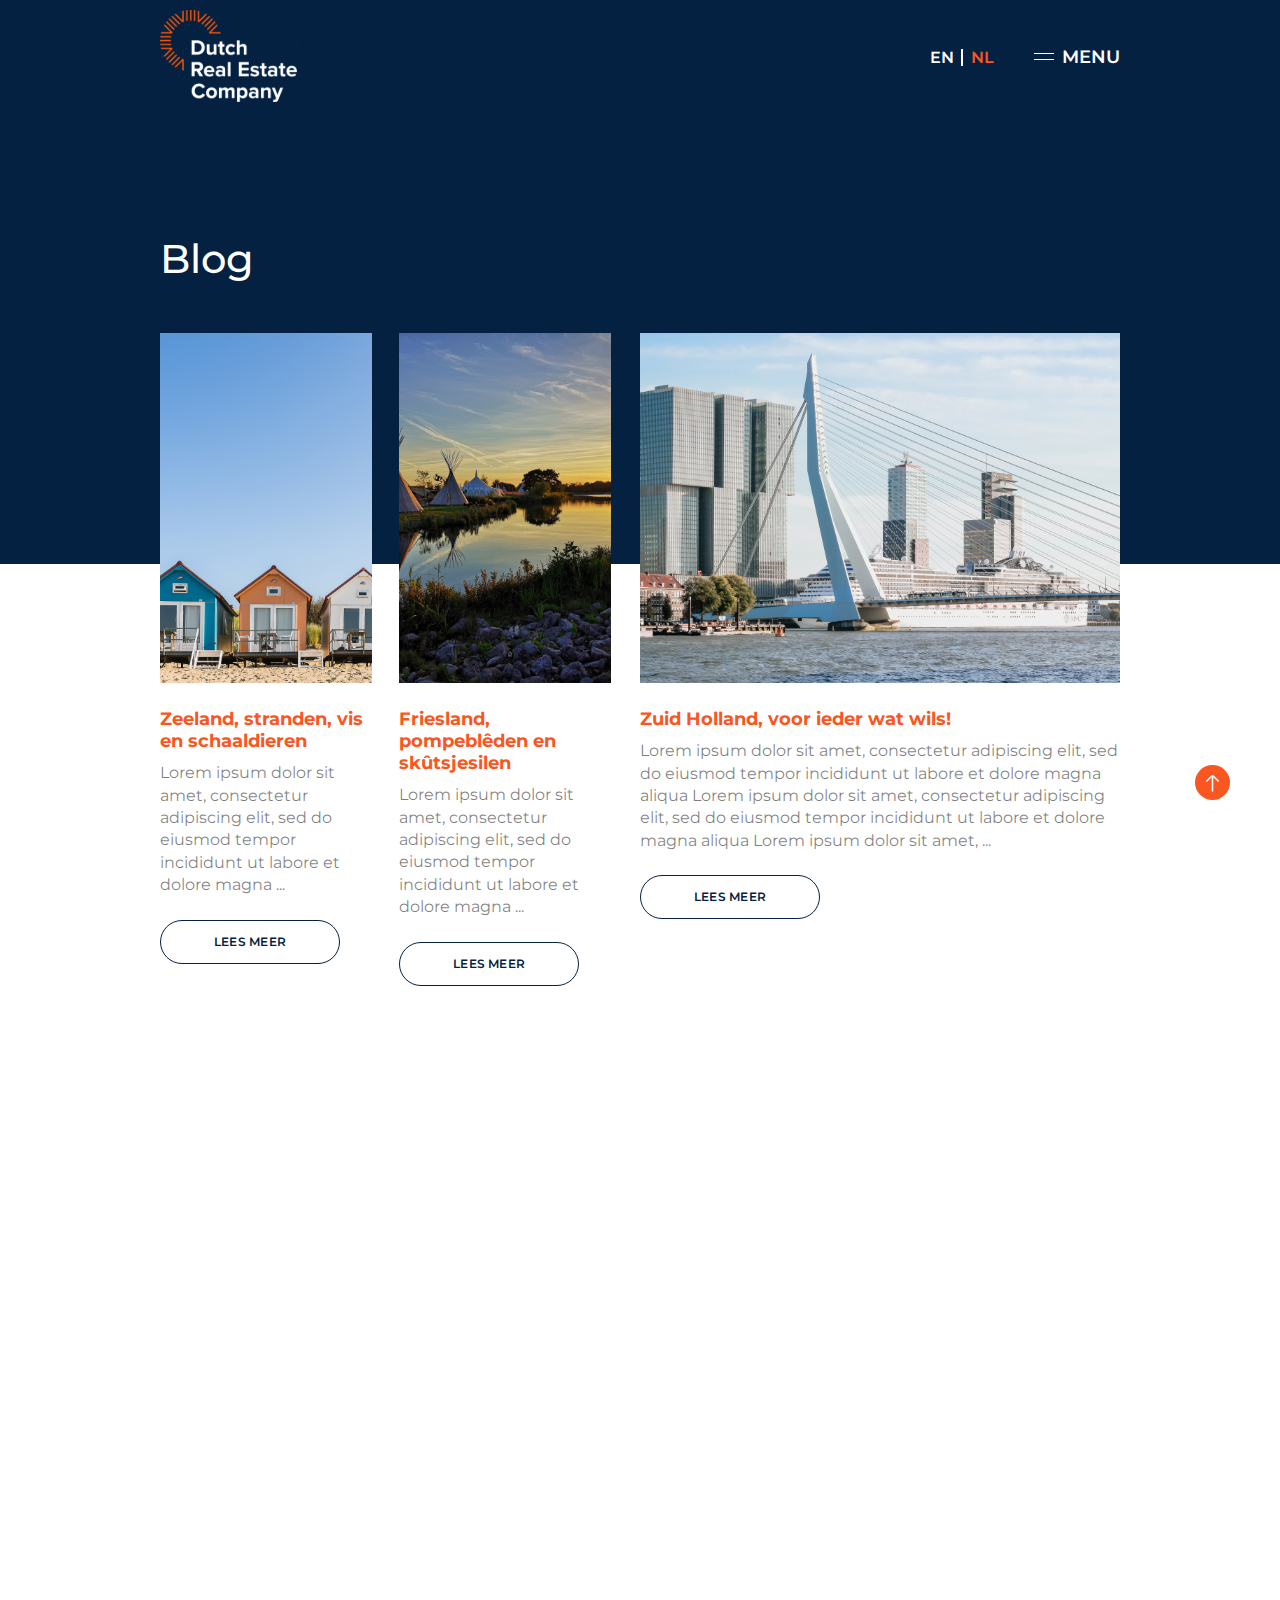
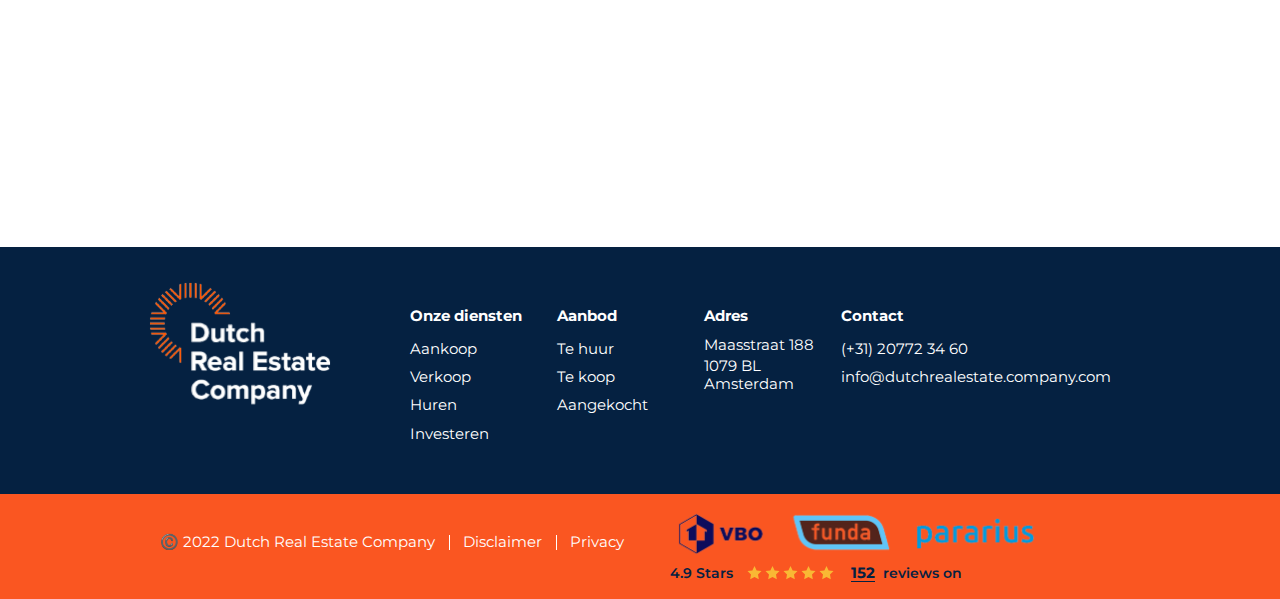
<file: html/blog.html>
<!doctype html>
<html lang="en">
<head>
	<meta charset="UTF-8">
	<meta name="viewport"
				content="width=device-width, user-scalable=no, initial-scale=1.0, maximum-scale=1.0, minimum-scale=1.0">
	<meta http-equiv="X-UA-Compatible" content="ie=edge">
	<title>DREC</title>

	
	<!-- Main style -->
	<link rel="stylesheet" href="css/normalize.css"/>
	<link rel="preconnect" href="https://fonts.googleapis.com">
	<link rel="preconnect" href="https://fonts.gstatic.com" crossorigin>
	<link href="https://fonts.googleapis.com/css2?family=Montserrat:wght@300;400;500;600;700&display=swap" rel="stylesheet">
	<link rel="stylesheet" type="text/css" href="fonts/FA5PRO-master/css/all.css"/>
	<link rel="stylesheet" href="css/jquery.fancybox.min.css"/>
	<link rel="stylesheet" type="text/css" href="css/nice-select.css"/>
	<link rel="stylesheet" type="text/css" href="css/swiper.min.css"/>
	<link rel="stylesheet" type="text/css" href="css/aos.css"/>
	<link rel="stylesheet" type="text/css" href="css/styles.css"/>
	<link rel="stylesheet" type="text/css" href="css/responsive.css"/>
	
</head>
<body>

<header class="header-blue bg-transparent">
	<div class="top-line">
		<div class="content-width">
			<div class="logo-wrap">
				<a href="index.html">
					<img src="img/logo-white.svg" alt="" class="logo-desk">
					<img src="img/logo-home.svg" alt="" class="logo-mob">
					<img src="img/logo-1.svg" alt="" class="logo-sticky">
				</a>
			</div>
			<div class="right">
				<div class="contact-line">
					<div class="tel-wrap">
						<ul>
							<li class="email"><a href="mailto:info@dutchrealestatecompany.com">info@dutchrealestatecompany.com</a></li>
							<li><a href="tel:+31207723460">(+31) 20 772 34 60</a></li>
						</ul>
					</div>
					<div class="lang-wrap">
						<ul>
							<li ><a href="#">en</a></li>
							<li class="current"><a href="#">nl</a></li>
						</ul>
					</div>
					<div class="open-menu">
						<a href="#">
							<div class="wrap">
								<span></span>
								<span></span>

							</div>
							<b>menu</b>
						</a>
					</div>
				</div>
				<nav class="top-menu">
					<ul>
						<li ><a href="#">home</a></li>
						<li class="current"><a href="#">aanbod</a></li>
						<li><a href="#">diensten</a></li>
						<li><a href="#">expat service</a></li>
						<li><a href="#">over ons</a></li>
						<li><a href="#">blog</a></li>
						<li><a href="#">contact</a></li>
					</ul>
				</nav>
			</div>
		</div>
	</div>
</header>

	<div class="menu-responsive" id="menu-responsive" style="display: none">

		<div class="wrap-block">
			<nav class="mob-menu">
				<ul>
					<li class="current"><a href="#">home</a></li>
					<li><a href="#">aanbod</a></li>
					<li><a href="#">diensten</a></li>
					<li><a href="#">expat service</a></li>
					<li><a href="#">over ons</a></li>
					<li><a href="#">blog</a></li>
					<li><a href="#">contact</a></li>
				</ul>
			</nav>

			<div class="tel-wrap">
				<ul>
					<li class="email"><a href="mailto:info@dutchrealestatecompany.com">info@dutchrealestatecompany.com</a></li>
					<li><a href="tel:+31207723460">(+31) 20 772 34 60</a></li>
				</ul>
			</div>

		</div>
	</div>

	<main>

		<section class="about-services blog">
			<div class="bg"></div>
			<div class="content-width">
				<h1>Blog</h1>
				<div class="content">
					<div class="item item-2">
						<div class="wrap" data-aos-delay="00" data-aos="fade-up">
							<figure>
								<a href="#blog" class="blog-fancybox">
									<img src="img/img-20-1.jpg" alt="">
								</a>
							</figure>
							<div class="text">
								<h6>Zeeland, stranden, vis en schaaldieren</h6>
								<p>Lorem ipsum dolor sit amet, consectetur adipiscing elit, sed do eiusmod tempor incididunt ut labore et dolore magna aliqua Lorem ipsum dolor sit amet, consectetur adipiscing elit, sed do eiusmod tempor incididunt ut labore et dolore magna aliqua Lorem ipsum dolor sit amet, consectetur adipiscing elit, sed do eiusmod tempor incididunt ut labore et dolore magna aliqua Lorem ipsum dolor sit amet, consectetur adipiscing elit, sed do eiusmod tempor incididunt ut labore et dolore magna aliqua</p>
								<div class="btn-wrap">
									<a href="#blog" class="btn-default btn-border-black blog-fancybox">lees meer</a>
								</div>
							</div>
						</div>
						<div class="wrap" data-aos-delay="100" data-aos="fade-up">
							<figure>
								<a href="#blog" class="blog-fancybox">
									<img src="img/img-20-2.jpg" alt="">
								</a>
							</figure>
							<div class="text">
								<h6>Friesland, pompeblêden en skûtsjesilen</h6>
								<p>Lorem ipsum dolor sit amet, consectetur adipiscing elit, sed do eiusmod tempor incididunt ut labore et dolore magna aliqua Lorem ipsum dolor sit amet, consectetur adipiscing elit, sed do eiusmod tempor incididunt ut labore et dolore magna aliqua Lorem ipsum dolor sit amet, consectetur adipiscing elit, sed do eiusmod tempor incididunt ut labore et dolore magna aliqua Lorem ipsum dolor sit amet, consectetur adipiscing elit, sed do eiusmod tempor incididunt ut labore et dolore magna aliqua</p>
								<div class="btn-wrap">
									<a href="#blog" class="btn-default btn-border-black blog-fancybox">lees meer</a>
								</div>
							</div>
						</div>
					</div>
					<div class="item item-1"  data-aos="fade-up">
						<div class="wrap" data-aos-delay="200" data-aos="fade-up">
							<figure>
								<a href="#blog" class="blog-fancybox">
									<img src="img/img-20-3.jpg" alt="">
								</a>
							</figure>
							<div class="text">
								<h6>Zuid Holland, voor ieder wat wils!</h6>
								<p>Lorem ipsum dolor sit amet, consectetur adipiscing elit, sed do eiusmod tempor incididunt ut labore et dolore magna aliqua Lorem ipsum dolor sit amet, consectetur adipiscing elit, sed do eiusmod tempor incididunt ut labore et dolore magna aliqua Lorem ipsum dolor sit amet, consectetur adipiscing elit, sed do eiusmod tempor incididunt ut labore et dolore magna aliqua Lorem ipsum dolor sit amet, consectetur adipiscing elit, sed do eiusmod tempor incididunt ut labore et dolore magna aliqua</p>
								<div class="btn-wrap">
									<a href="#blog" class="btn-default btn-border-black blog-fancybox">lees meer</a>
								</div>
							</div>
						</div>
					</div>
					<div class="item item-1 item-3" data-aos-delay="100" data-aos="fade-up">
						<div class="wrap">
							<figure>
								<a href="#blog" class="blog-fancybox">
									<img src="img/img-20-4.jpg" alt="">
								</a>
							</figure>
							<div class="text">
								<h6>Flevoland, strijd tegen het water</h6>
								<p>Lorem ipsum dolor sit amet, consectetur adipiscing elit, sed do eiusmod tempor incididunt ut labore et dolore magna aliqua Lorem ipsum dolor sit amet, consectetur adipiscing elit, sed do eiusmod tempor incididunt ut labore et dolore magna aliqua Lorem ipsum dolor sit amet, consectetur adipiscing elit, sed do eiusmod tempor incididunt ut labore et dolore magna aliqua Lorem ipsum dolor sit amet, consectetur adipiscing elit, sed do eiusmod tempor incididunt ut labore et dolore magna aliqua</p>
								<div class="btn-wrap">
									<a href="#blog" class="btn-default btn-border-black blog-fancybox">lees meer</a>
								</div>
							</div>
						</div>
					</div>
					<div class="item-text item-1" data-aos-delay="200" data-aos="fade-up">
						<h3>Lorem ipsum dolor sit amet, consectetur adipiscing elit, sed do eiusmod tempor incididunt ut labore et </h3>
					</div>
				</div>
			</div>
		</section>
		
	</main>

	<div class="fix-block">
		<a href="#" class="top-site"><img src="img/icon-4.svg" alt=""></a>
	</div>

  <footer>
    <div class="content-width">
			<div class="content">
				<div class="logo-wrap">
					<a href="index.html">
						<img src="img/logo-footer.svg" alt="">
					</a>
				</div>
				<nav class="footer-menu">
					<ul>
						<li><h6>Onze diensten</h6></li>
						<li><a href="#">Aankoop</a></li>
						<li><a href="#">Verkoop</a></li>
						<li><a href="#">Huren</a></li>
						<li><a href="#">Investeren</a></li>
					</ul>

					<ul>
						<li><h6>Aanbod</h6></li>
						<li><a href="#">Te huur</a></li>
						<li><a href="#">Te koop</a></li>
						<li><a href="#">Aangekocht</a></li>
					</ul>

					<ul>
						<li><h6>Adres</h6></li>
						<li><p>Maasstraat 188</p></li>
						<li><p>1079 BL Amsterdam</p></li>
					</ul>

					<ul>
						<li><h6>Contact</h6></li>
						<li><a href="tel:+31207723460">(+31) 20772 34 60</a></li>
						<li><a href="mailto:info@dutchrealestate.company.com">info@dutchrealestate.company.com</a></li>
					</ul>
				</nav>
			</div>
    </div>
		<div class="bottom">
			<div class="content-width">
				<div class="left">
					<ul>
						<li><p>©️ 2022 Dutch Real Estate Company</p></li>
						<li><a href="#">Disclaimer</a></li>
						<li><a href="#">Privacy</a></li>
					</ul>
				</div>
				<div class="right">
					<ul>
						<li><img src="img/img-6-1.svg" alt=""></li>
						<li><img src="img/img-6-2.svg" alt=""></li>
						<li><img src="img/img-6-3.svg" alt=""></li>
					</ul>
					<div class="info">
						<p>4.9 Stars</p>
						<div class="wrap">
							<img src="img/star-1.svg" alt="">
							<img src="img/star-1.svg" alt="">
							<img src="img/star-1.svg" alt="">
							<img src="img/star-1.svg" alt="">
							<img src="img/star-1.svg" alt="">
						</div>
						<p><a href="#">152</a>reviews on</p>
					</div>
				</div>
			</div>
		</div>
  </footer>



	<div id="blog" class="blog-popup" style="display: none;">
		<div class="main">
			<div class="close-wrap">
				<a href="#" data-fancybox-close><img src="img/close.svg" alt=""></a>
			</div>
			<figure>
				<img src="img/img-21.jpg" alt="">
			</figure>
			<div class="text">
				<div class="content">
					<h2>Zeeland, stranden, vis en schaaldieren</h2>
					<p>De achtste provincie die we bezoeken is een van de meest zuidelijke provincies van Nederland! De provincie werd al in de Romeinse tijd bewoont, heeft een roerige geschiedenis met onder meer een enorme watersnoodramp en prachtige stranden. De grootste stad van deze provincie is Middelburg (+-39.200 inwoners), en is tevens de provincie hoofdstad. Zeeland ligt aan de Noordzee en is ook de provincie waar 1 van Nederlands imposantste bouwwerken staan, de Deltawerken.
						Zeeland heeft circa 383.500 inwoners, telt 13 gemeenten en bezit de langste strandboulevard van Nederland (in Vlissingen). In Zeeland wonen gemiddeld 217 inwoners per km² en de gemiddelde vraagprijs per m2 van een woning in de provinciehoofdstad Middelburg, Zeeland is € 2816,-.</p>

					<p>Zeeland is is een fantastische plek voor alle aan het water gerelateerde activiteiten. Zeeland is een fantastische plek voor alle watergerelateerde activiteiten. Ook Nieuw-Zeeland dankt zijn naam aan Zeeland. De Nederlandse ontdekkingsreiziger Abel Tasman (die ook de reden is waarom Tasmanië Tasmanië wordt genoemd) ontdekte het eiland in de Stille Oceaan in 1642 en noemde het Nieuw-Zeeland. Hier geven we je enkele tips voor je reis naar Zeeland! Wij geven u hier alvast wat tips voor uw uitstapje naar Zeeland!</p>

					<h6>🏛 Museum- Watersnoodmuseum (Ouwerkerk)</h6>
					<p>In de nacht van zaterdag 31 januari op zondag 1 februari 1953 werd ook Zeeland getroffen door de verschrikkelijke watersnoodramp die voor veel schade en verloren mensenlevens zorgde. Door een stormvloed én springtij steeg het water in de zuidelijke Noordzee zodanig, dat 200.000 hectare grond onder water kwam te staan. Gebouwen en huizen werden verwoest en zo’n 100.000 mensen verloren hun bezittingen. Wat voor (emotionele) impact heeft deze ramp gehad op de Zeeuwen? Hoe bouw je de getroffen delen van het land opnieuw op? Hoe voorkom je een tweede ramp, die nooit uitgesloten kan worden?</p>

					<p>Het Watersnoodmuseum is gevestigd in de vier caissons, in Ouwerkerk – Zeeland, die gebruikt zijn voor de sluiting van het laatste stroomgat. Als je het museum binnenloopt, stap je in de geschiedenis van het water van ’53 tot nu. Ontdek wat het museum jou over water en het belang van waterveiligheid vertelt.</p>
					<h6>🌿 Natuur- Manteling van Walcheren (Walcheren)</h6>
					<p>De Manteling van Walcheren is het meest afwisselende kustgebied van Zeeland. Het natuurgebied is één van de weinige plekken waar je in het landschap kunt zien hoe duinen op een natuurlijke wijze ontstaan en veranderen. Door de unieke werking van wind en water zie je er hoge duinen, natte duinvalleien en droge grasduinlanden. Het biedt alles wat een natuurliefhebber zich kan wensen. Verschillende wandelroutes brengen je langs de Manteling van Walcheren. Bekijk ook deze video voor een impressie van dit natuurgebied.</p>

					<p>De Manteling van Walcheren ligt op de Kop van Walcheren, tussen Domburg en de Veerse Gatdam. Het bestaat uit oude buitenplaatsen, bossen, stukken duin (direct grenzend aan de altijd hoorbare Noordzee), statige lanen en slingerpaadjes. Van de 17e tot de 19e eeuw woonde de Middelburgse elite hier in de zomer. In de 20e eeuw werden veel huizen permanent bewoond of er kwam een instelling in.</p>
					<h6>🏢 Architectuur- Stadhuis (Middelburg)</h6>
					<p>Het stadhuis van Middelburg, gelegen aan de Markt, is een stadhuis dat in laatgotische stijl is gebouwd. De bouw begon in 1452, geleid door meerdere generaties van de uit Mechelen afkomstige architectenfamilie Keldermans, en duurde tot 1520. Het stadhuis heeft een toren met een klok en een carillon. Middelburgers noemen de toren Malle Betje, omdat de klok altijd achterloopt bij die van de Lange Jan.</p>

					<p>In 2009 werd door Trouw een verkiezing van het mooiste gebouw van Nederland georganiseerd waarbij het stadhuis van Middelburg op de tweede plaats eindigde.</p>
					<h6>⛪️ Kerk/ Kasteel – Slot Haamstede (Burgh-Haamstede)</h6>
					<p>Een imposant kasteel, een weelderig slotbos en een open duingebied. Zo’n drie-eenheid bij elkaar vind je nergens anders. Dat maakt dit natuurgebied voor heel speciaal. Je wandelt hier langs de historie, maar ook door een dynamisch duingebied waar je heerlijk kan uitwaaien en vogels kijken.</p>

					<p>Het natuurgebied dankt zijn naam aan het sprookjesachtige slot uit het begin van de 17de eeuw. Binnen neemt alles je mee terug in de tijd: van de sfeervolle ridderzaal met balkenplafond tot de tegelvloer, het meubilair en het wapenbord boven de schouw. Het huidige uiterlijk is grotendeels te danken aan de kroniekschrijver Jacob van den Eynde, die het kasteel na een verwoestende brand opnieuw opbouwde.</p>

					<p>Je kunt het kasteel met het ommuurde slotbos bezoeken op open monumentendagen en tijdens excursies en speciale activiteiten.</p>

					<p>Extra – Vlissingen</p>

					<p>Vlissingen is een levendige badplaats, een populaire bestemming die jaarlijks duizenden toeristen trekt. Naast de geweldige ligging aan zee kent Vlissingen ook talloze gezellige strandpaviljoens en een afwisselend uitgaansleven.</p>

					<p>Vlissingen ligt op het Zeeuwse schiereiland Walcheren, een regio die bekendstaat om zijn perfecte wandel- en fietsmogelijkheden. Daarnaast kunt u allerlei activiteiten beleven op het strand of over de boulevard in Vlissingen slenteren. In de zomer bestaat er een goede kans dat er ergens een muziekfestival, een markt of een kermis is.</p>
					<div class="nav-wrap">
						<div class="div prev">
							<a href="#">
								<p>Vorig artikel</p>
								<span>“Zeeland, stranden, vis en schaaldieren”</span>
							</a>
						</div>
						<div class="div next">
							<a href="#">
								<p>Volgend artikel</p>
								<span>“Friesland, pompeblêden en skûtsjesilen”</span>
							</a>
						</div>
					</div>
				</div>
				<div class="share">
					<ul>
						<li><p>23 MEI 2022</p></li>
						<li><a href="#"><span>share</span> <img src="img/icon-10.svg" alt=""></a></li>
					</ul>
				</div>
			</div>
		</div>
	</div>


  <script src="js/jquery.min.js"></script>
	<script src="js/swiper.js"></script>
	<script src="js/jquery.fancybox.min.js"></script>
	<script src="js/jquery.nice-select.min.js"></script>
	<script src="js/jquery.sticky.js"></script>
	<script src="js/cuttr.min.js"></script>
	<script src="js/aos.js"></script>
	<script src="js/script.js"></script>
</body>
</html>
</file>
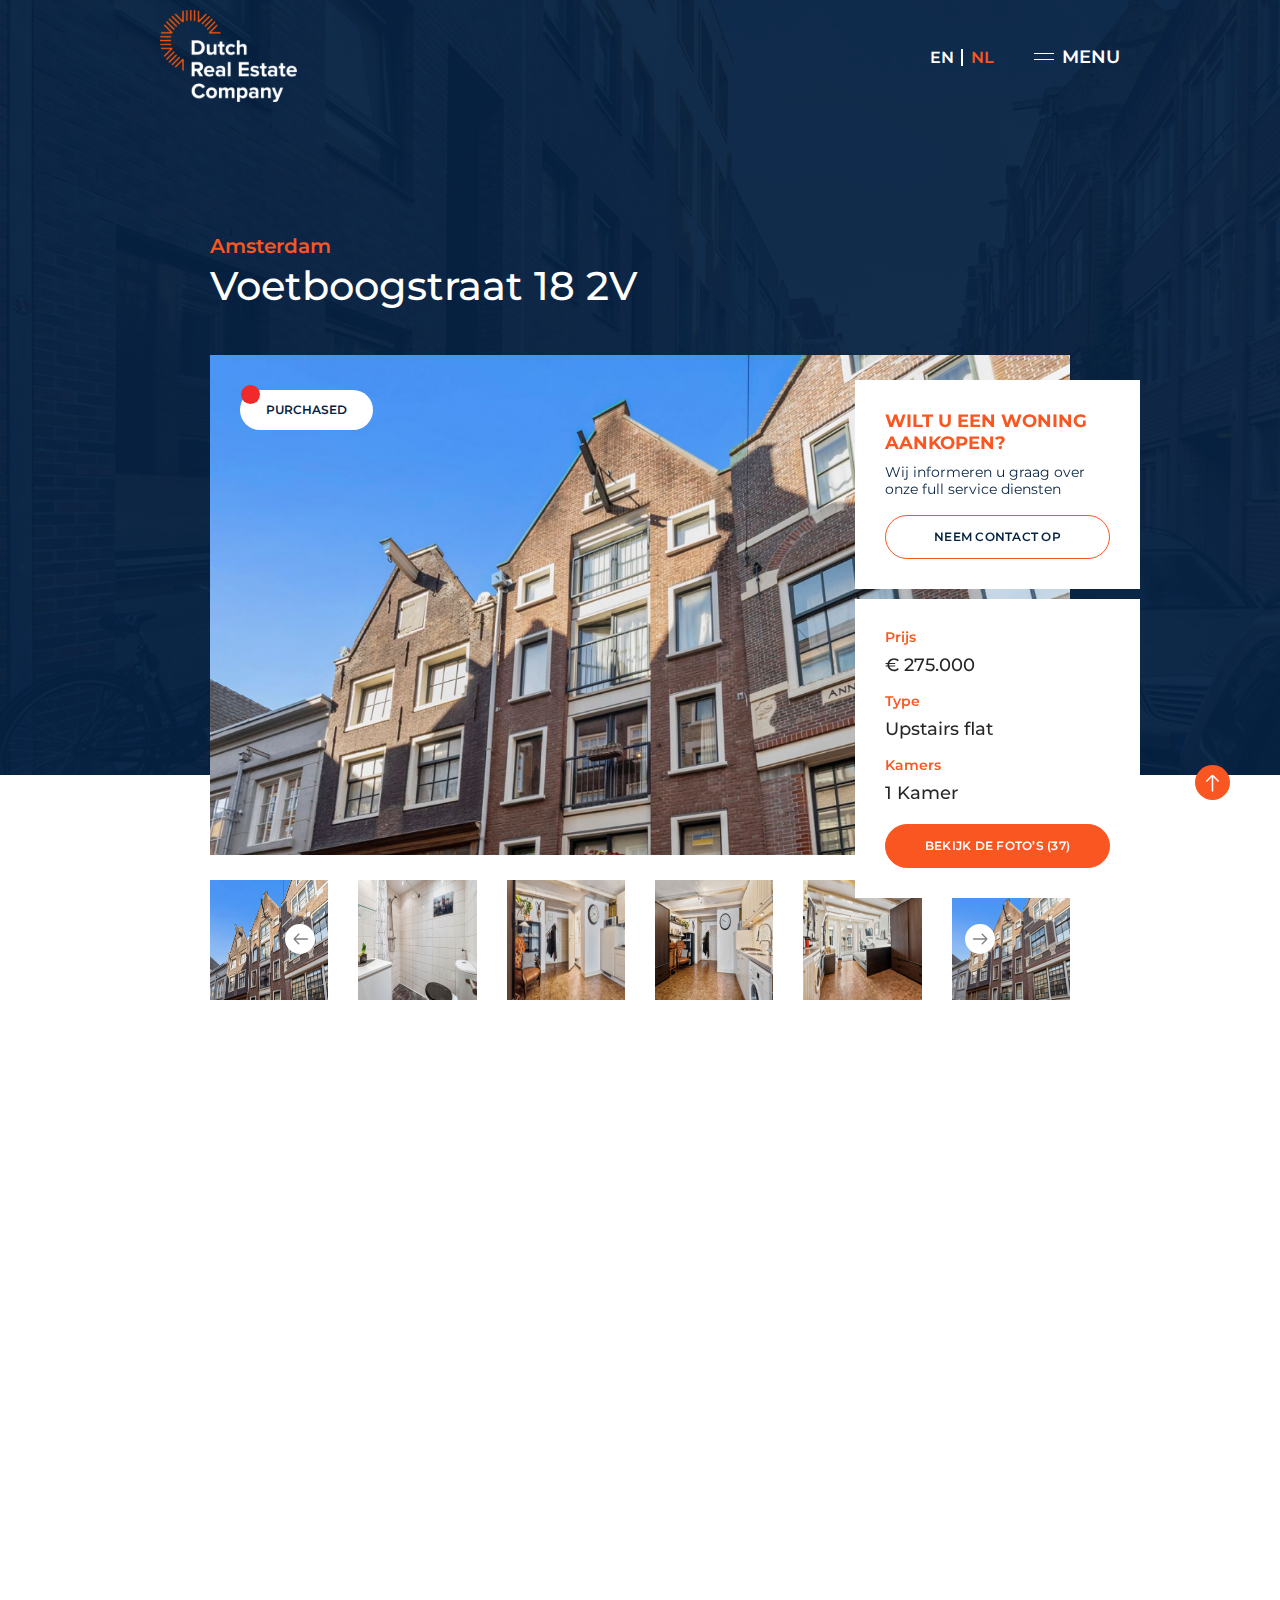
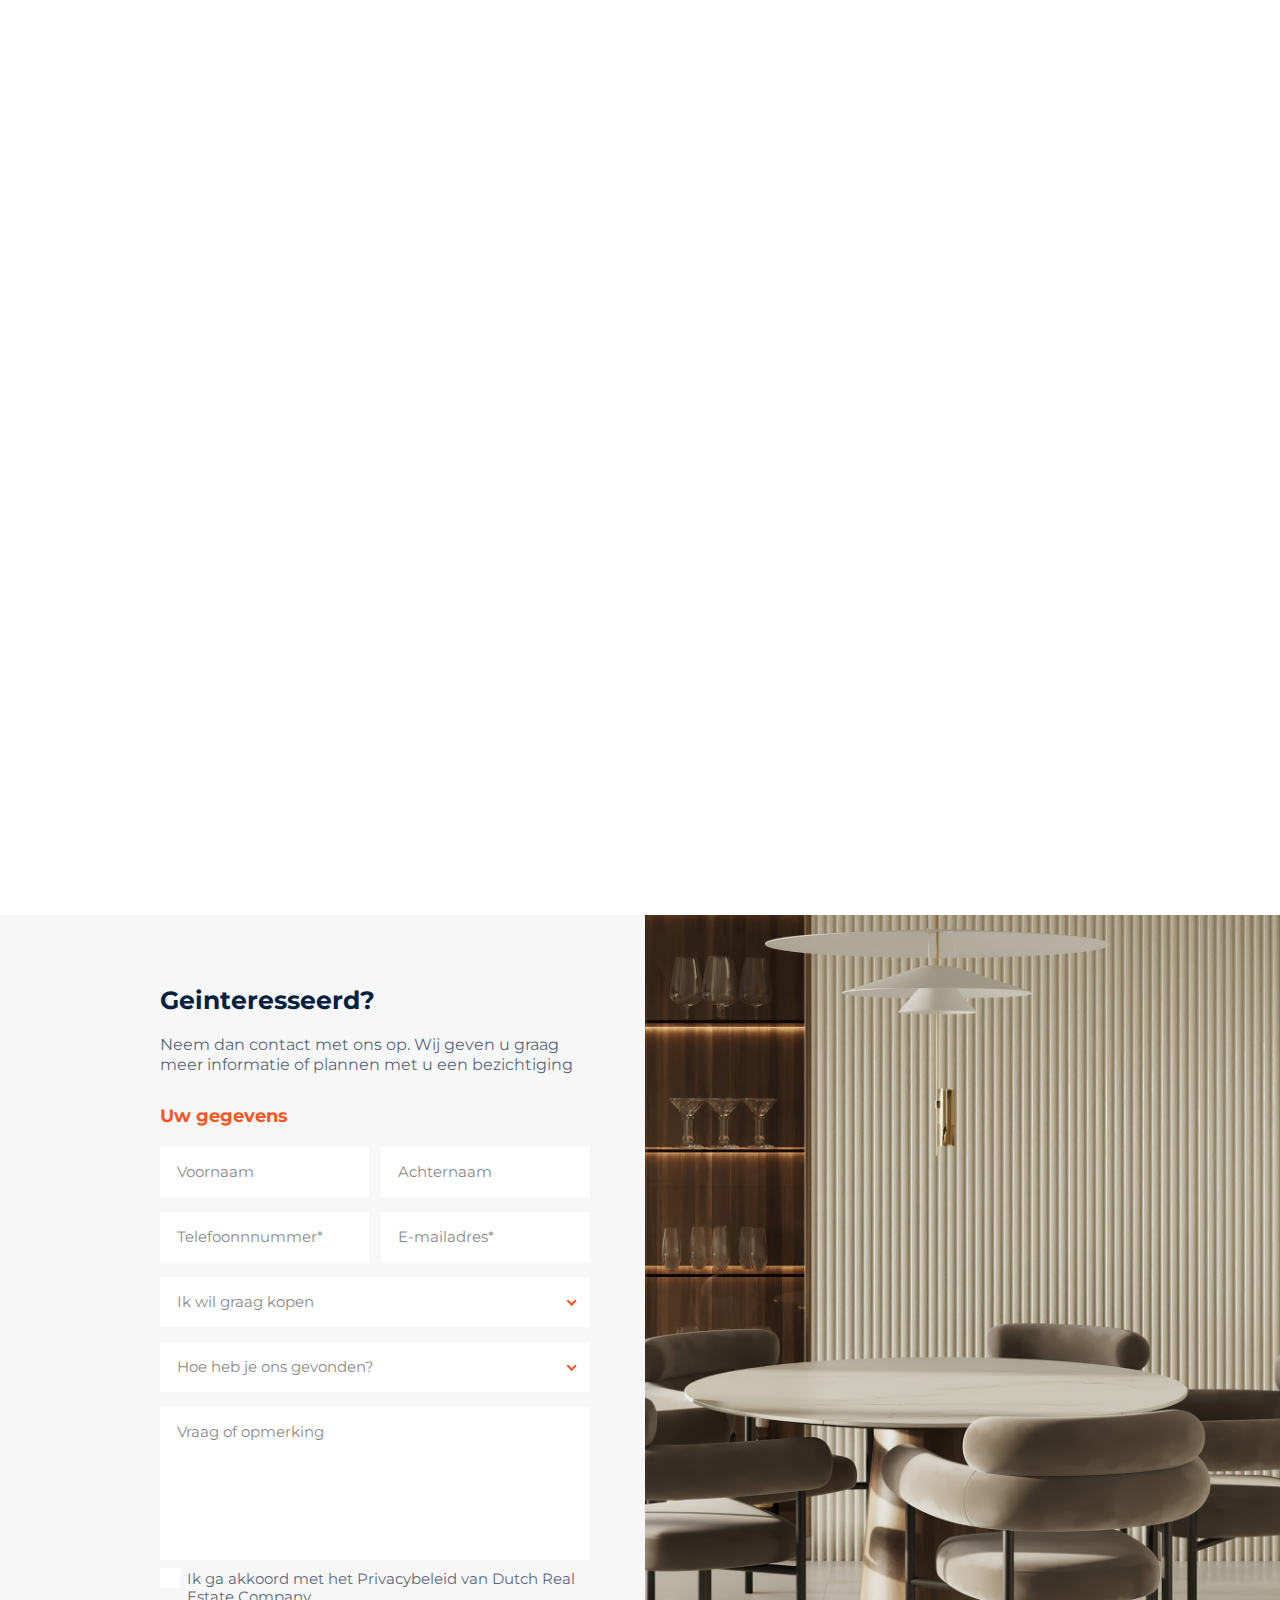
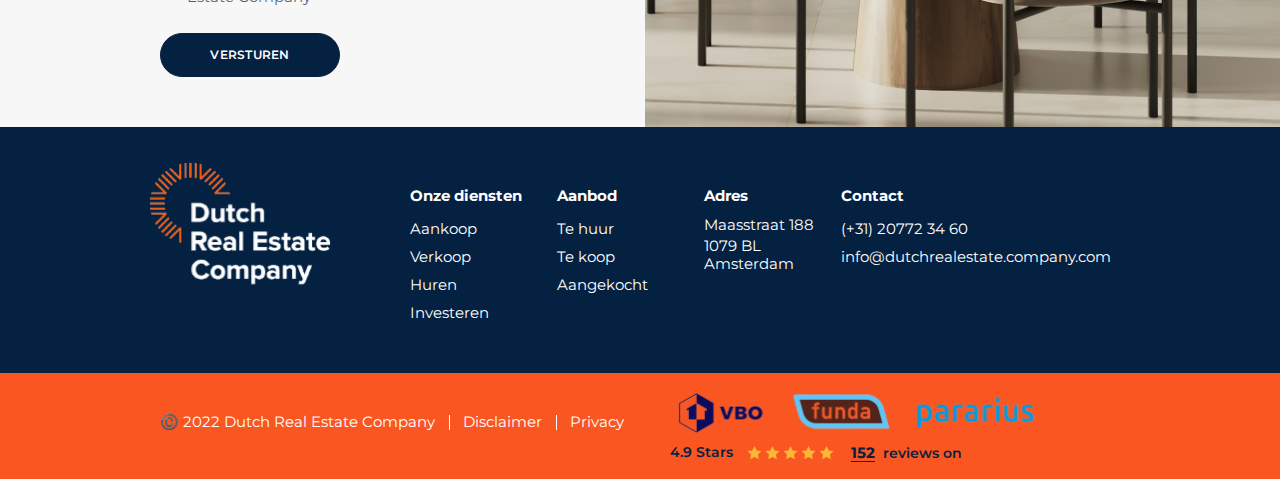
<file: html/card.html>
<!doctype html>
<html lang="en">
<head>
	<meta charset="UTF-8">
	<meta name="viewport"
				content="width=device-width, user-scalable=no, initial-scale=1.0, maximum-scale=1.0, minimum-scale=1.0">
	<meta http-equiv="X-UA-Compatible" content="ie=edge">
	<title>DREC</title>

	
	<!-- Main style -->
	<link rel="stylesheet" href="css/normalize.css"/>
	<link rel="preconnect" href="https://fonts.googleapis.com">
	<link rel="preconnect" href="https://fonts.gstatic.com" crossorigin>
	<link href="https://fonts.googleapis.com/css2?family=Montserrat:wght@300;400;500;600;700&display=swap" rel="stylesheet">
	<link rel="stylesheet" type="text/css" href="fonts/FA5PRO-master/css/all.css"/>
	<link rel="stylesheet" href="css/jquery.fancybox.min.css"/>
	<link rel="stylesheet" type="text/css" href="css/nice-select.css"/>
	<link rel="stylesheet" type="text/css" href="css/swiper.min.css"/>
	<link rel="stylesheet" type="text/css" href="css/aos.css"/>
	<link rel="stylesheet" type="text/css" href="css/styles.css"/>
	<link rel="stylesheet" type="text/css" href="css/responsive.css"/>
	
</head>
<body>

<header class="header-blue bg-transparent">
	<div class="top-line">
		<div class="content-width">
			<div class="logo-wrap">
				<a href="index.html">
					<img src="img/logo-white.svg" alt="" class="logo-desk">
					<img src="img/logo-home.svg" alt="" class="logo-mob">
					<img src="img/logo-1.svg" alt="" class="logo-sticky">
				</a>
			</div>
			<div class="right">
				<div class="contact-line">
					<div class="tel-wrap">
						<ul>
							<li class="email"><a href="mailto:info@dutchrealestatecompany.com">info@dutchrealestatecompany.com</a></li>
							<li><a href="tel:+31207723460">(+31) 20 772 34 60</a></li>
						</ul>
					</div>
					<div class="lang-wrap">
						<ul>
							<li ><a href="#">en</a></li>
							<li class="current"><a href="#">nl</a></li>
						</ul>
					</div>
					<div class="open-menu">
						<a href="#">
							<div class="wrap">
								<span></span>
								<span></span>

							</div>
							<b>menu</b>
						</a>
					</div>
				</div>
				<nav class="top-menu">
					<ul>
						<li ><a href="#">home</a></li>
						<li class="current"><a href="#">aanbod</a></li>
						<li><a href="#">diensten</a></li>
						<li><a href="#">expat service</a></li>
						<li><a href="#">over ons</a></li>
						<li><a href="#">blog</a></li>
						<li><a href="#">contact</a></li>
					</ul>
				</nav>
			</div>
		</div>
	</div>
</header>

	<div class="menu-responsive" id="menu-responsive" style="display: none">

		<div class="wrap-block">
			<nav class="mob-menu">
				<ul>
					<li class="current"><a href="#">home</a></li>
					<li><a href="#">aanbod</a></li>
					<li><a href="#">diensten</a></li>
					<li><a href="#">expat service</a></li>
					<li><a href="#">over ons</a></li>
					<li><a href="#">blog</a></li>
					<li><a href="#">contact</a></li>
				</ul>
			</nav>

			<div class="tel-wrap">
				<ul>
					<li class="email"><a href="mailto:info@dutchrealestatecompany.com">info@dutchrealestatecompany.com</a></li>
					<li><a href="tel:+31207723460">(+31) 20 772 34 60</a></li>
				</ul>
			</div>

		</div>
	</div>

	<main>

		<section class="offer-head">
			<div class="bg">
				<img src="img/bg-2.jpg" alt="">
			</div>
			<div class="content-width">
				<div class="content">
					<h6>Amsterdam</h6>
					<h1>Voetboogstraat 18 2V</h1>
					<div class="wrap">
						<div class="slider-wrap" data-aos-delay="100" data-aos="fade-up">
							<div class="label red">
								Purchased
							</div>
							<div class="swiper slider-big">
								<div class="swiper-wrapper">
									<div class="swiper-slide">
										<a href="#popup-img" class="popup-img"><img src="img/img-18.jpg" alt=""></a>
									</div>
									<div class="swiper-slide">
										<a href="#popup-img" class="popup-img"><img src="img/img-19-1.jpg" alt=""></a>
									</div>
									<div class="swiper-slide">
										<a href="#popup-img" class="popup-img"><img src="img/img-19-2.jpg" alt=""></a>
									</div>
									<div class="swiper-slide">
										<a href="#popup-img" class="popup-img"><img src="img/img-19-3.jpg" alt=""></a>
									</div>
									<div class="swiper-slide">
										<a href="#popup-img" class="popup-img"><img src="img/img-19-4.jpg" alt=""></a>
									</div>
									<div class="swiper-slide">
										<a href="#popup-img" class="popup-img"><img src="img/img-19-5.jpg" alt=""></a>
									</div>
									<div class="swiper-slide">
										<a href="#popup-img" class="popup-img"><img src="img/img-18.jpg" alt=""></a>
									</div>
									<div class="swiper-slide">
										<a href="#popup-img" class="popup-img"><img src="img/img-19-1.jpg" alt=""></a>
									</div>
									<div class="swiper-slide">
										<a href="#popup-img" class="popup-img"><img src="img/img-19-2.jpg" alt=""></a>
									</div>
									<div class="swiper-slide">
										<a href="#popup-img" class="popup-img"><img src="img/img-19-3.jpg" alt=""></a>
									</div>
									<div class="swiper-slide">
										<a href="#popup-img" class="popup-img"><img src="img/img-19-4.jpg" alt=""></a>
									</div>
									<div class="swiper-slide">
										<a href="#popup-img" class="popup-img"><img src="img/img-19-5.jpg" alt=""></a>
									</div>
								</div>
							</div>
							<div thumbsSlider="" class="swiper slider-min" >
								<div class="swiper-wrapper">
									<div class="swiper-slide">
										<img src="img/img-18.jpg" alt="">
									</div>
									<div class="swiper-slide">
										<img src="img/img-19-1.jpg" alt="">
									</div>
									<div class="swiper-slide">
										<img src="img/img-19-2.jpg" alt="">
									</div>
									<div class="swiper-slide">
										<img src="img/img-19-3.jpg" alt="">
									</div>
									<div class="swiper-slide">
										<img src="img/img-19-4.jpg" alt="">
									</div>
									<div class="swiper-slide">
										<img src="img/img-19-5.jpg" alt="">
									</div>
									<div class="swiper-slide">
										<img src="img/img-18.jpg" alt="">
									</div>
									<div class="swiper-slide">
										<img src="img/img-19-1.jpg" alt="">
									</div>
									<div class="swiper-slide">
										<img src="img/img-19-2.jpg" alt="">
									</div>
									<div class="swiper-slide">
										<img src="img/img-19-3.jpg" alt="">
									</div>
									<div class="swiper-slide">
										<img src="img/img-19-4.jpg" alt="">
									</div>
									<div class="swiper-slide">
										<img src="img/img-19-5.jpg" alt="">
									</div>
								</div>
								<div class="nav-wrap">
									<div class="swiper-button-next min-next"><img src="img/icon-8-2.svg" alt=""></div>
									<div class="swiper-button-prev min-prev"><img src="img/icon-8-1.svg" alt=""></div>
								</div>
							</div>
						</div>
						<div class="text-2-item" data-aos-delay="600" data-aos="fade-up">
							<div class="text-item">
								<h5>WILT U EEN WONING AANKOPEN?</h5>
								<p>Wij informeren u graag over onze full service diensten</p>
								<div class="btn-wrap">
									<a href="#" class="btn-default btn-border-orange">neem contact op</a>
								</div>
							</div>
							<div class="text-item">
								<ul>
									<li>
										<p>Prijs</p>
										<p class="name">€ 275.000  </p>
									</li>
									<li>
										<p>Type</p>
										<p class="name">Upstairs flat</p>
									</li>
									<li>
										<p>Kamers</p>
										<p class="name">1 Kamer</p>
									</li>

								</ul>
								<div class="btn-wrap">
									<a href="#" class="btn-default btn-orange">bekijk de foto’s (37)</a>
								</div>
							</div>

						</div>
					</div>
				</div>
			</div>
		</section>


		<section class="offer-content" >
			<div class="content-width">
				<div class="content">
					<div class="wrap wrap-1" data-aos-delay="100" data-aos="fade-up">
						<h3>Omschrijving</h3>
						<div class="text-2">
							<p>In hartje centrum mogen we dit heerlijke appartement aanbieden!!Werkelijk alle centrum hotspots zijn om de hoek of op loopafstand bereikbaar; zoals de winkels aan de Kalverstraat en het Spui, het Koningsplein, Paleis op de Dam, maar ook vele gezellige restaurants en cafés.De nieuwe metro Noord-Zuidlijn brengt u binnen 10 minuten op de Zuid-as of het Centraal station.</p>

							<p>Ideaal voor de echter centrum liefhebber!
								Het studio-appartement is gelegen op de 2e etage van dit typisch Amsterdams pakhuis(je) (Rijks beschermd stadsgezicht) met het originele balken plafond en is ca. 35 m2. De rechthoekige ruimte is praktisch ingericht. Bij binnenkomst bevindt zich aan de linkerzijde de badkamer met douche, wastafel en toilet. Aan dezelfde zijde is de keuken met inbouw apparatuur gesitueerd. In de ruimte is een slaap- en woongedeelte gecreëerdDe openslaande deuren aan de straatzijde kunnen beiden open zodat er een frans balkon ontstaat. Heerlijk genieten van een biertje of een wijntje en de gezelligheid van de straat!</p>

							<p>Bijzonderheden:</p>

							<ul>
								<li>VVE wordt beheerd door “VvE-tje.nl”</li>
								<li>Voorzieningen (gas, water en elektra) zijn collectief. Maandelijks voorschot € 158,33</li>
								<li>Servicekosten VVE maandelijks € 88,90</li>
								<li>Energielabel G</li>
								<li>Dubbel glas</li>
								<li>In de koopakte zal een ouderdoms- asbest- en niet- zelfbewoningclausule worden opgenomen</li>
								<li>Koopakte conform het model van de Koninklijke notariële-beroepsorganisatie, Ring Amsterdam bij een notaris terkeuze aan koper</li>
								<li>Oplevering in overleg, kan op korte termijn.</li>
								<li>Verkoop geschiedt onder voorbehoud gunning verkoper.</li>
							</ul>
						</div>
					</div>


					<div class="wrap wrap-3" data-aos-delay="100" data-aos="fade-up">
						<h3>Details</h3>
						<div class="item-3x item-float">
							<div class="item-grey">
								<h6>Acceptance</h6>
								<ul>
									<li>
										<p>Prijs</p>
										<p>€ 275.000</p>
									</li>
									<li>
										<p>Status</p>
										<p>Purchased</p>
									</li>
									<li>
										<p>Address</p>
										<p>Voetboogstraat 18 2V</p>
									</li>
									<li>
										<p>Zipcode</p>
										<p>1012 XL</p>
									</li>
									<li>
										<p>City</p>
										<p>Amsterdam</p>
									</li>
								</ul>
							</div>
							<div class="item-grey">
								<h6>Build</h6>
								<ul>
									<li>
										<p>Apartment type</p>
										<p>Apartment, Upstairs flat</p>
									</li>
								</ul>
							</div>
							<div class="item-grey">
								<h6>Layout</h6>
								<ul>
									<li>
										<p>Rooms</p>
										<p>1</p>
									</li>
								</ul>
							</div>
							<div class="item-grey">
								<h6>Surface and volume</h6>
								<ul>
									<li>
										<p>Living surface</p>
										<p>ca. m2</p>
									</li>
									<li>
										<p>Volume</p>
										<p>ca. 107m3</p>
									</li>
								</ul>
							</div>
						</div>
					</div>
				</div>
			</div>
		</section>


		<section class="form-img">
			<div class="bg">
				<img src="img/img-8.jpg" alt="">
			</div>
			<div class="content-width">
				<div class="content">
					<h3>Geinteresseerd?</h3>
					<p>Neem dan contact met ons op. Wij geven u graag meer informatie of plannen met u een bezichtiging</p>
					<h6>Uw gegevens</h6>
					<form action="#" class="form-default">
						<div class="input-wrap input-wrap-50">
							<input type="text" name="name" id="name" required>
							<label for="name">Voornaam</label>
						</div>
						<div class="input-wrap input-wrap-50">
							<input type="text" name="last-name" id="last-name">
							<label for="last-name">Achternaam</label>
						</div>
						<div class="input-wrap input-wrap-50">
							<input type="text" name="tel" id="tel" class="tel" required>
							<label for="tel">Telefoonnnummer*</label>
						</div>
						<div class="input-wrap input-wrap-50">
							<input type="email" name="email" id="email" required>
							<label for="email">E-mailadres*</label>
						</div>
						<div class="input-wrap select-wrap">
							<select id="select-1">
								<option value="0" selected disabled></option>
								<option value="1">Ik wil graag kopen 1</option>
								<option value="2">Ik wil graag kopen 2</option>
								<option value="3">Ik wil graag kopen 3</option>
							</select>
							<label class="form-label" for="select-1">Ik wil graag kopen</label>
						</div>
						<div class="input-wrap select-wrap">
							<select id="select-2">
								<option value="0" selected disabled></option>
								<option value="1">Hoe heb je ons gevonden? 1</option>
								<option value="2">Hoe heb je ons gevonden? 2</option>
								<option value="3">Hoe heb je ons gevonden? 3</option>
							</select>
							<label class="form-label" for="select-2">Hoe heb je ons gevonden?</label>
						</div>
						<div class="input-wrap">
							<textarea name="message" id="message"></textarea>
							<label for="message">Vraag of opmerking</label>
						</div>

						<div class="input-wrap-check">
							<input type="checkbox" name="check" id="check" required>
							<label for="check">
								Ik ga akkoord met het Privacybeleid van Dutch Real Estate Company
							</label>
						</div>
						<div class="input-submit">
							<button type="submit" class="btn-default btn-blue">versturen</button>
						</div>
					</form>
				</div>
				<figure>
					<img src="img/img-10.jpg" alt="">
				</figure>
			</div>
		</section>
	</main>

	<div class="fix-block">
		<a href="#" class="top-site"><img src="img/icon-4.svg" alt=""></a>
	</div>

  <footer>
    <div class="content-width">
			<div class="content">
				<div class="logo-wrap">
					<a href="index.html">
						<img src="img/logo-footer.svg" alt="">
					</a>
				</div>
				<nav class="footer-menu">
					<ul>
						<li><h6>Onze diensten</h6></li>
						<li><a href="#">Aankoop</a></li>
						<li><a href="#">Verkoop</a></li>
						<li><a href="#">Huren</a></li>
						<li><a href="#">Investeren</a></li>
					</ul>

					<ul>
						<li><h6>Aanbod</h6></li>
						<li><a href="#">Te huur</a></li>
						<li><a href="#">Te koop</a></li>
						<li><a href="#">Aangekocht</a></li>
					</ul>

					<ul>
						<li><h6>Adres</h6></li>
						<li><p>Maasstraat 188</p></li>
						<li><p>1079 BL Amsterdam</p></li>
					</ul>

					<ul>
						<li><h6>Contact</h6></li>
						<li><a href="tel:+31207723460">(+31) 20772 34 60</a></li>
						<li><a href="mailto:info@dutchrealestate.company.com">info@dutchrealestate.company.com</a></li>
					</ul>
				</nav>
			</div>
    </div>
		<div class="bottom">
			<div class="content-width">
				<div class="left">
					<ul>
						<li><p>©️ 2022 Dutch Real Estate Company</p></li>
						<li><a href="#">Disclaimer</a></li>
						<li><a href="#">Privacy</a></li>
					</ul>
				</div>
				<div class="right">
					<ul>
						<li><img src="img/img-6-1.svg" alt=""></li>
						<li><img src="img/img-6-2.svg" alt=""></li>
						<li><img src="img/img-6-3.svg" alt=""></li>
					</ul>
					<div class="info">
						<p>4.9 Stars</p>
						<div class="wrap">
							<img src="img/star-1.svg" alt="">
							<img src="img/star-1.svg" alt="">
							<img src="img/star-1.svg" alt="">
							<img src="img/star-1.svg" alt="">
							<img src="img/star-1.svg" alt="">
						</div>
						<p><a href="#">152</a>reviews on</p>
					</div>
				</div>
			</div>
		</div>
  </footer>



<div id="contact" class="contact-popup" style="display: none;">
	<div class="main">
		<div class="close-wrap">
			<a href="#" data-fancybox-close><img src="img/close.svg" alt=""></a>
		</div>
		<div class="content">
			<h3>Geinteresseerd?</h3>
			<p>Neem dan contact met ons op. Wij geven u graag meer informatie of plannen met u een bezichtiging.</p>
			<h6>Uw gegevens</h6>
			<form action="#" class="form-default">
				<div class="input-wrap input-wrap-50">
					<input type="text" name="name" id="name-popup" required>
					<label for="name-popup">Voornaam</label>
				</div>
				<div class="input-wrap input-wrap-50">
					<input type="text" name="last-name" id="last-name-popup">
					<label for="last-name-popup">Achternaam</label>
				</div>
				<div class="input-wrap input-wrap-50">
					<input type="text" name="tel" id="tel-popup" class="tel" required>
					<label for="tel-popup">Telefoonnnummer*</label>
				</div>
				<div class="input-wrap input-wrap-50">
					<input type="email" name="email" id="email-popup" required>
					<label for="email-popup">E-mailadres*</label>
				</div>
				<div class="input-wrap select-wrap">
					<select id="select-1-popup">
						<option value="0" selected disabled></option>
						<option value="1">Ik wil graag kopen 1</option>
						<option value="2">Ik wil graag kopen 2</option>
						<option value="3">Ik wil graag kopen 3</option>
					</select>
					<label class="form-label" for="select-1-popup">Ik wil graag kopen</label>
				</div>

				<div class="input-wrap">
					<textarea name="message" id="message-popup"></textarea>
					<label for="message-popup">Vraag of opmerking</label>
				</div>

				<div class="input-wrap-check">
					<input type="checkbox" name="check" id="check-popup" required>
					<label for="check-popup">
						Ik ga akkoord met het Privacybeleid van Dutch Real Estate Company
					</label>
				</div>
				<div class="input-submit">
					<button type="submit" class="btn-default btn-blue">versturen</button>
				</div>
			</form>
		</div>
	</div>
</div>

<div id="popup-img" class="popup-img contact-popup" style="display: none">
	<div class="content-width">
		<div class="swiper-pagination pagination-img"></div>
		<div class="close-wrap">
			<div class="nav-wrap">
				<div class="swiper-button-prev img-prev"><img src="img/icon-9-1.svg" alt=""></div>
				<div class="swiper-button-next img-next"><img src="img/icon-9-2.svg" alt=""></div>

			</div>
			<a href="#" data-fancybox-close><img src="img/close.svg" alt=""></a>
		</div>
		<div class="slider-wrap">
			<div class="swiper slider-img">
				<div class="swiper-wrapper">
					<div class="swiper-slide">
						<img src="img/img-18.jpg" alt="">
					</div>
					<div class="swiper-slide">
						<img src="img/img-19-1.jpg" alt="">
					</div>
					<div class="swiper-slide">
						<img src="img/img-19-2.jpg" alt="">
					</div>
					<div class="swiper-slide">
						<img src="img/img-19-3.jpg" alt="">
					</div>
					<div class="swiper-slide">
						<img src="img/img-19-4.jpg" alt="">
					</div>
					<div class="swiper-slide">
						<img src="img/img-19-5.jpg" alt="">
					</div>
					<div class="swiper-slide">
						<img src="img/img-18.jpg" alt="">
					</div>
					<div class="swiper-slide">
						<img src="img/img-19-1.jpg" alt="">
					</div>
					<div class="swiper-slide">
						<img src="img/img-19-2.jpg" alt="">
					</div>
					<div class="swiper-slide">
						<img src="img/img-19-3.jpg" alt="">
					</div>
					<div class="swiper-slide">
						<img src="img/img-19-4.jpg" alt="">
					</div>
					<div class="swiper-slide">
						<img src="img/img-19-5.jpg" alt="">
					</div>
				</div>
			</div>
		</div>
	</div>
</div>


  <script src="js/jquery.min.js"></script>
	<script src="js/swiper.js"></script>
	<script src="js/jquery.fancybox.min.js"></script>
	<script src="js/jquery.nice-select.min.js"></script>
	<script src="js/jquery.sticky.js"></script>
	<script src="js/cuttr.min.js"></script>
	<script src="js/aos.js"></script>
	<script src="js/script.js"></script>
</body>
</html>
</file>
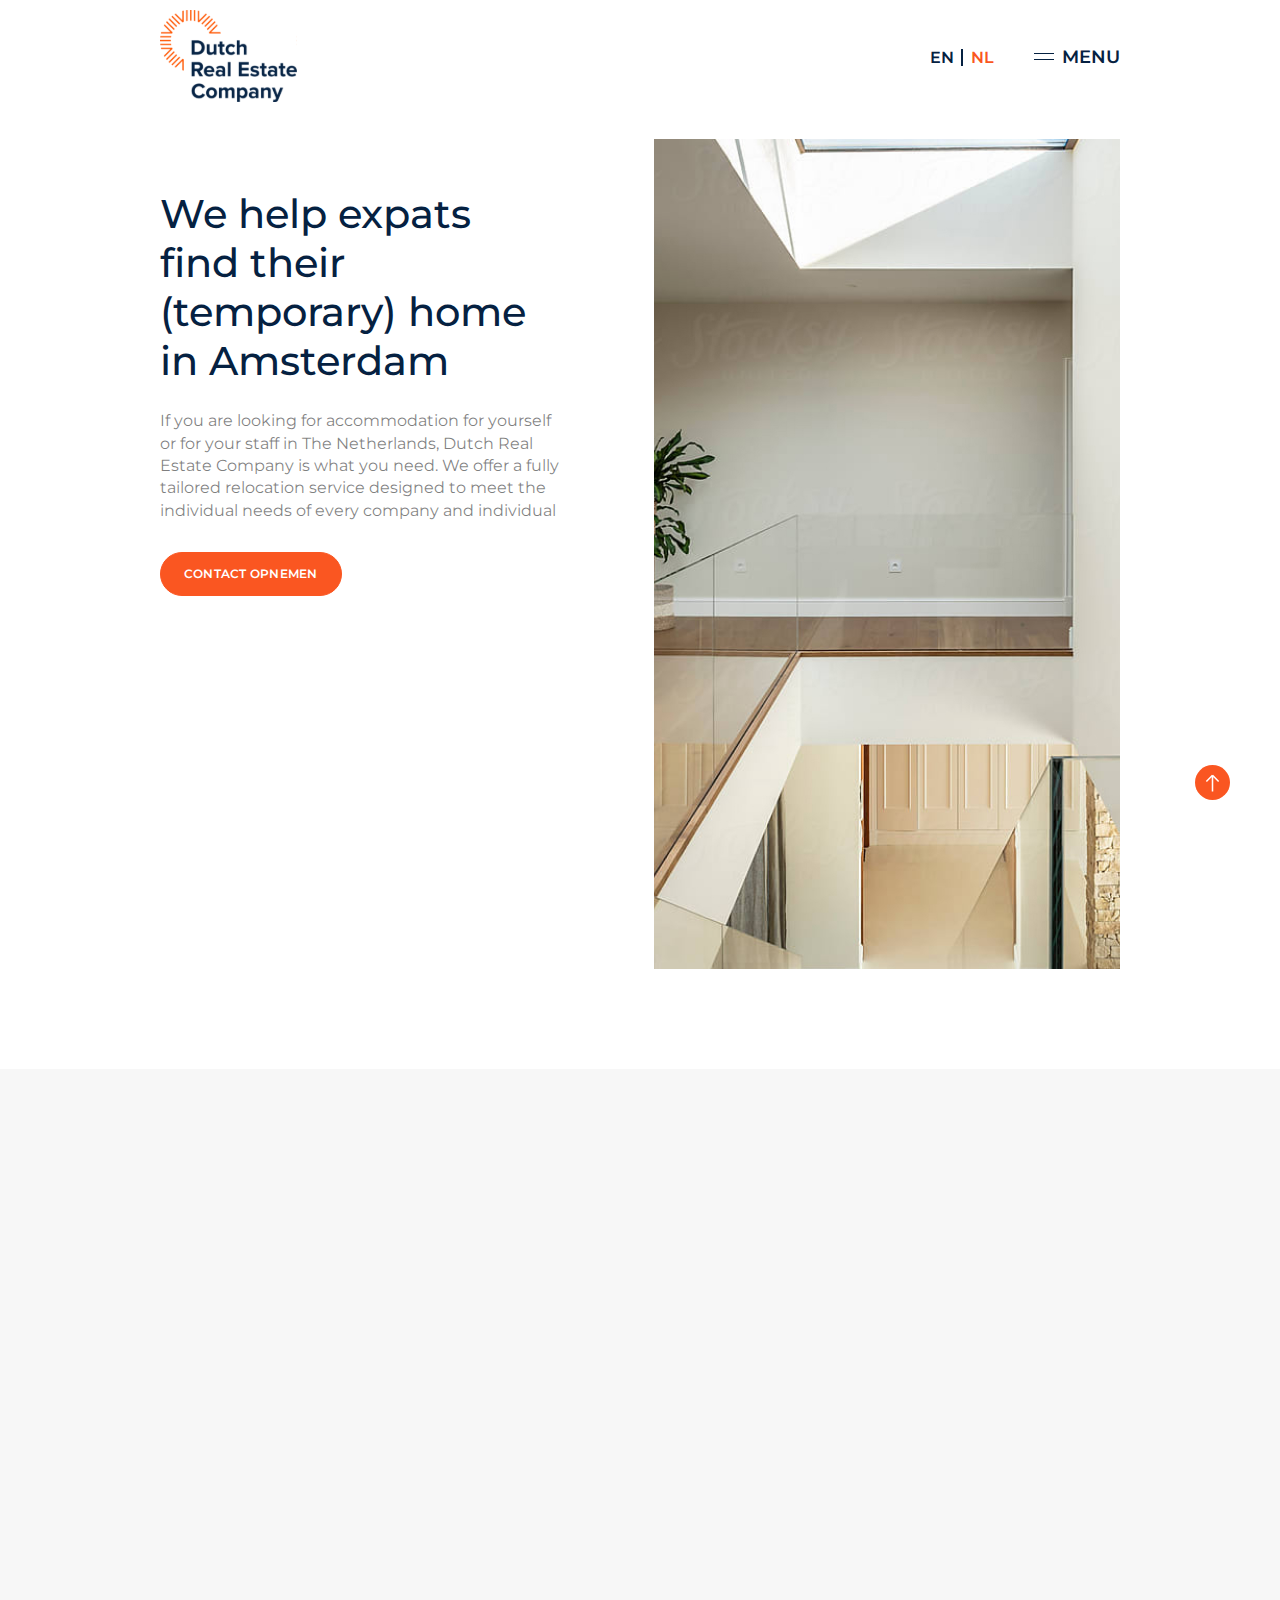
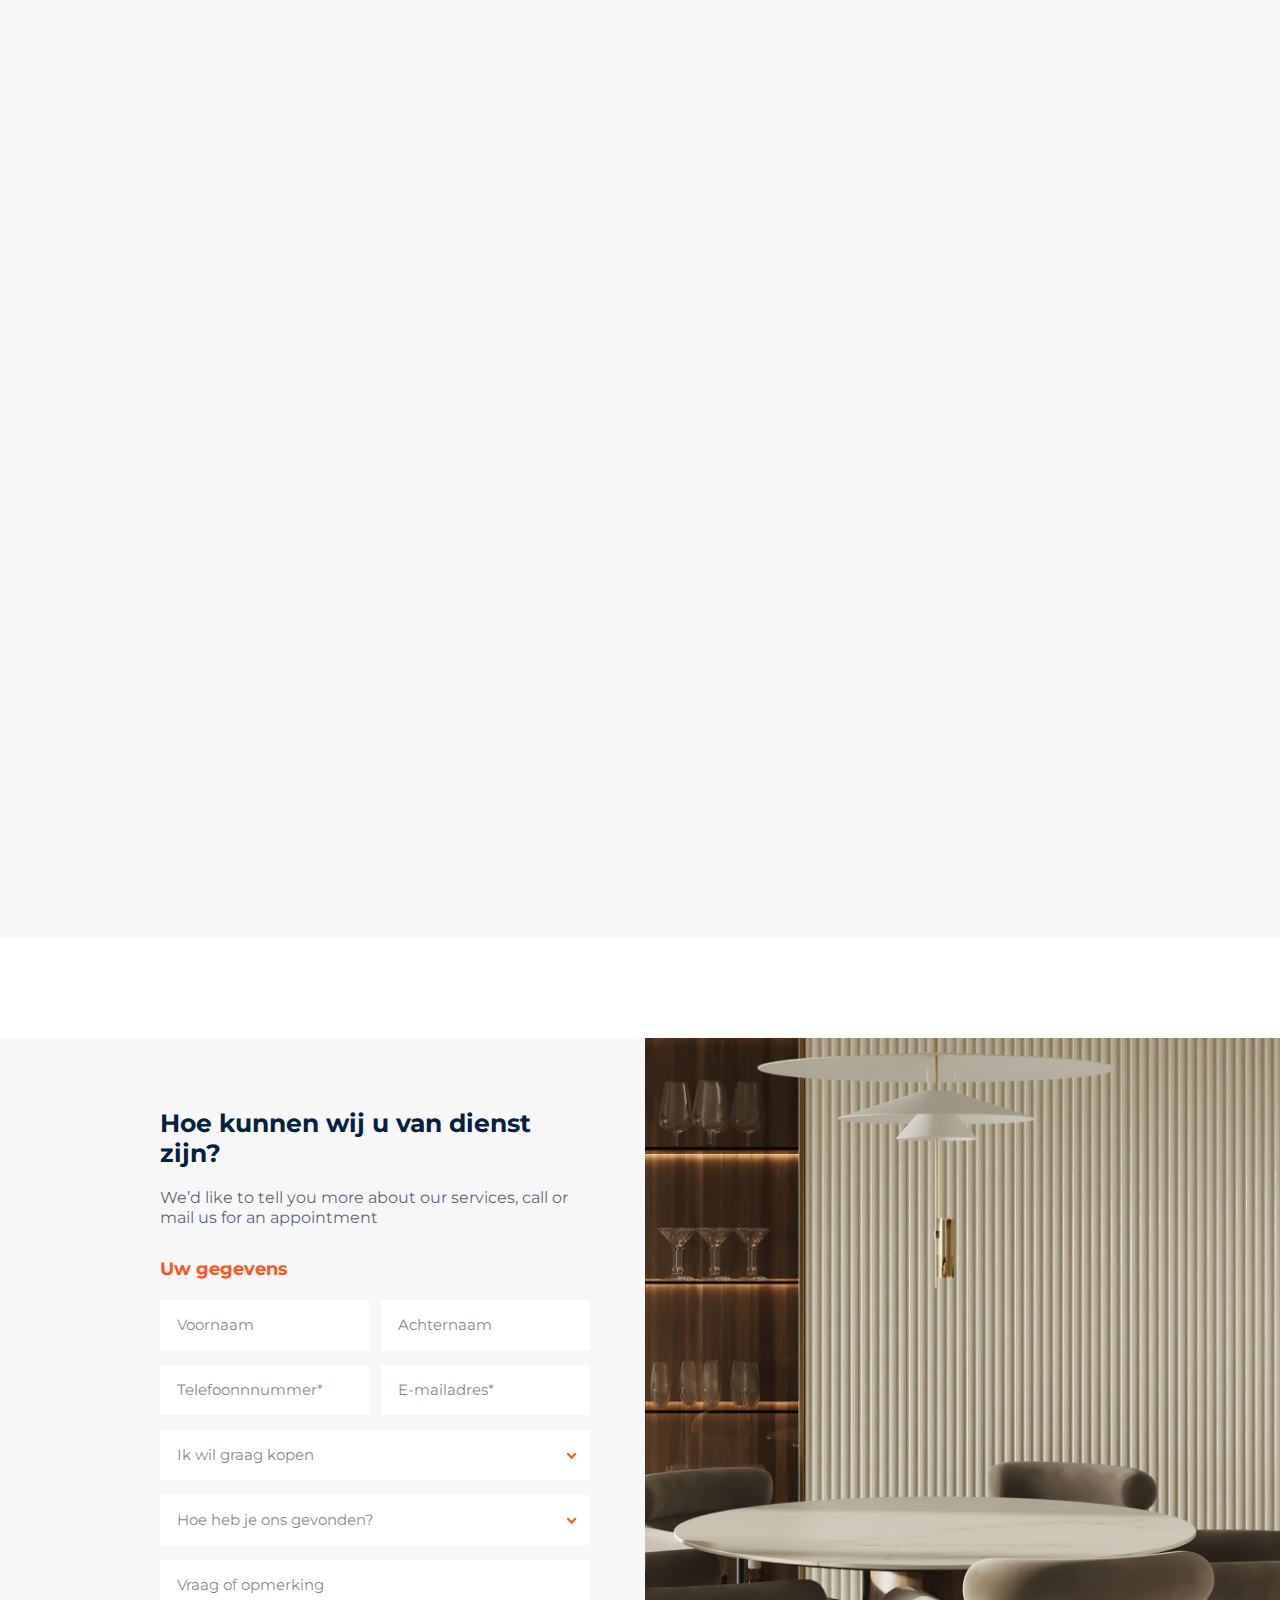
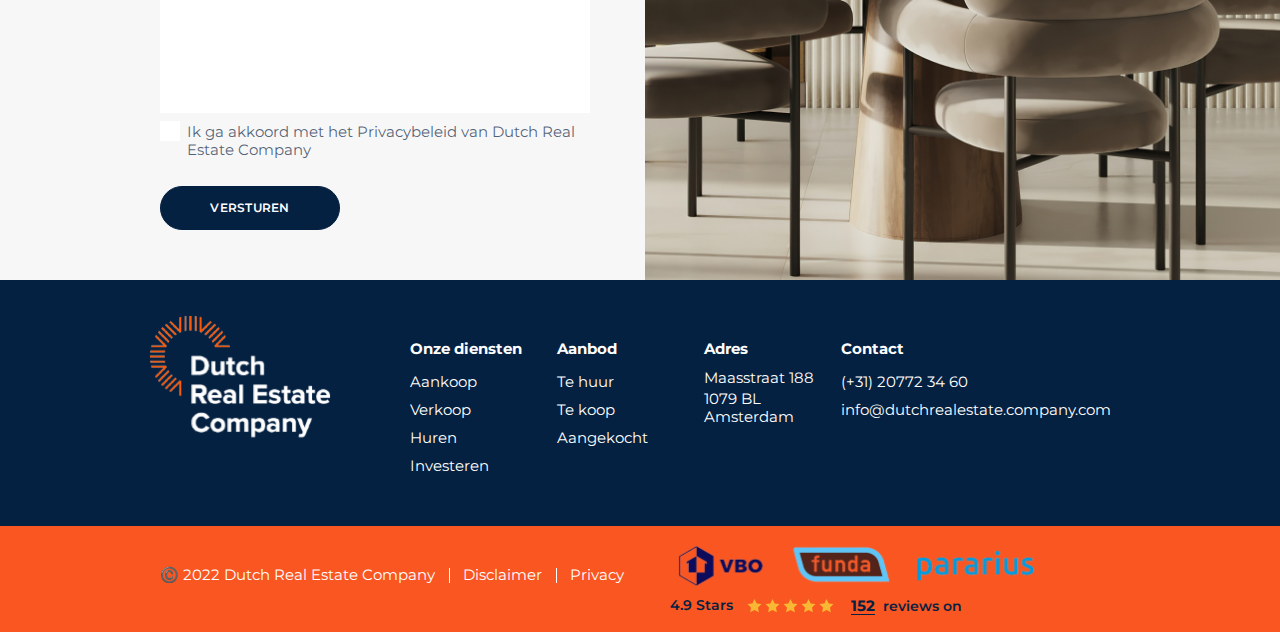
<file: html/expat.html>
<!doctype html>
<html lang="en">
<head>
	<meta charset="UTF-8">
	<meta name="viewport"
				content="width=device-width, user-scalable=no, initial-scale=1.0, maximum-scale=1.0, minimum-scale=1.0">
	<meta http-equiv="X-UA-Compatible" content="ie=edge">
	<title>DREC</title>

	
	<!-- Main style -->
	<link rel="stylesheet" href="css/normalize.css"/>
	<link rel="preconnect" href="https://fonts.googleapis.com">
	<link rel="preconnect" href="https://fonts.gstatic.com" crossorigin>
	<link href="https://fonts.googleapis.com/css2?family=Montserrat:wght@300;400;500;600;700&display=swap" rel="stylesheet">
	<link rel="stylesheet" type="text/css" href="fonts/FA5PRO-master/css/all.css"/>
	<link rel="stylesheet" href="css/jquery.fancybox.min.css"/>
	<link rel="stylesheet" type="text/css" href="css/nice-select.css"/>
	<link rel="stylesheet" type="text/css" href="css/swiper.min.css"/>
	<link rel="stylesheet" type="text/css" href="css/aos.css"/>
	<link rel="stylesheet" type="text/css" href="css/styles.css"/>
	<link rel="stylesheet" type="text/css" href="css/responsive.css"/>
	
</head>
<body>

<header class="header-white">
	<div class="top-line">
		<div class="content-width">
			<div class="logo-wrap">
				<a href="index.html">
					<img src="img/logo.svg" alt="" class="logo-desk">
					<img src="img/logo-tab.svg" alt="" class="logo-mob">
					<img src="img/logo-1.svg" alt="" class="logo-sticky">
				</a>
			</div>
			<div class="right">
				<div class="contact-line">
					<div class="tel-wrap">
						<ul>
							<li class="email"><a href="mailto:info@dutchrealestatecompany.com">info@dutchrealestatecompany.com</a></li>
							<li><a href="tel:+31207723460">(+31) 20 772 34 60</a></li>
						</ul>
					</div>
					<div class="lang-wrap">
						<ul>
							<li ><a href="#">en</a></li>
							<li class="current"><a href="#">nl</a></li>
						</ul>
					</div>
					<div class="open-menu">
						<a href="#">
							<div class="wrap">
								<span></span>
								<span></span>

							</div>
							<b>menu</b>
						</a>
					</div>
				</div>
				<nav class="top-menu">
					<ul>
						<li ><a href="#">home</a></li>
						<li ><a href="#">aanbod</a></li>
						<li><a href="#">diensten</a></li>
						<li class="current"><a href="#">expat service</a></li>
						<li><a href="#">over ons</a></li>
						<li><a href="#">blog</a></li>
						<li><a href="#">contact</a></li>
					</ul>
				</nav>
			</div>
		</div>
	</div>
</header>

	<div class="menu-responsive" id="menu-responsive" style="display: none">

		<div class="wrap-block">
			<nav class="mob-menu">
				<ul>
					<li class="current"><a href="#">home</a></li>
					<li><a href="#">aanbod</a></li>
					<li><a href="#">diensten</a></li>
					<li><a href="#">expat service</a></li>
					<li><a href="#">over ons</a></li>
					<li><a href="#">blog</a></li>
					<li><a href="#">contact</a></li>
				</ul>
			</nav>

			<div class="tel-wrap">
				<ul>
					<li class="email"><a href="mailto:info@dutchrealestatecompany.com">info@dutchrealestatecompany.com</a></li>
					<li><a href="tel:+31207723460">(+31) 20 772 34 60</a></li>
				</ul>
			</div>

		</div>
	</div>

	<main>

		<section class="text-img">
			<div class="content-width">
				<div class="text">
					<h1>We help expats find their (temporary) home in Amsterdam</h1>
					<p>If you are looking for accommodation for yourself or for your staff in The Netherlands, Dutch Real Estate Company is what you need. We offer a fully tailored relocation service designed to meet the individual needs of every company and individual</p>
					<div class="btn-wrap">
						<a href="#" class="btn-default btn-orange">contact opnemen</a>
					</div>
				</div>
				<figure>
					<img src="img/img-23.jpg" alt="">
				</figure>
			</div>
		</section>

		<section class="item-4x">
			<div class="content-width">
				<div class="item item-text" data-aos-delay="100" data-aos="fade-up">
					<h2>Relocating services, specifically designed for expats and their families</h2>
				</div>
				<div class="item item-text" data-aos-delay="200" data-aos="fade-up">
					<p>Relocating to the Netherlands and looking for a reliable expat-friendly service to assist you with a smooth transition into a (temporary) new home? Let us help you along! We provide you with the most suitable properties, from both our own listings and from agents in our network and guide you through the administrative steps. We inspect the house or apartment and make sure you can move in without problems or questions afterwards.</p>

					<p>If an employee is relocating to the Netherlands from abroad to work for your company and you want to find temporary housing for them, with or without their family, then we can find them a suitable partly or fully furnished home. Contact us for more information on our corporate expat relocation services.</p>
				</div>
				<div class="item item-img" data-aos-delay="100" data-aos="fade-up">
					<div class="img-wrap" >
						<img src="img/img-24-1.jpg" alt="">
					</div>
					<div class="wrap">
						<div class="text">
							<h6>Buying</h6>
							<h5>With our housing services you will find your dream home in no time!</h5>
						</div>
						<div class="btn-wrap">
							<a href="#" class="btn-default btn-border">lees meer</a>
						</div>
					</div>
				</div>
				<div class="item item-img" data-aos-delay="200" data-aos="fade-up">
					<div class="img-wrap">
						<img src="img/img-24-2.jpg" alt="">
					</div>
					<div class="wrap">
						<div class="text">
							<h6>Buying</h6>
							<h5>We believe that finding the right home should be the least of your worries in today’s busy times</h5>
						</div>
						<div class="btn-wrap">
							<a href="#" class="btn-default btn-border">lees meer</a>
						</div>
					</div>
				</div>
			</div>
		</section>

		<section class="form-img">
			<div class="bg">
				<img src="img/img-8.jpg" alt="">
			</div>
			<div class="content-width">
				<div class="content">
					<h3>Hoe kunnen wij u van dienst zijn?</h3>
					<p>We’d like to tell you more about our services, call or mail us for an appointment</p>
					<h6>Uw gegevens</h6>
					<form action="#" class="form-default">
						<div class="input-wrap input-wrap-50">
							<input type="text" name="name" id="name" required>
							<label for="name">Voornaam</label>
						</div>
						<div class="input-wrap input-wrap-50">
							<input type="text" name="last-name" id="last-name">
							<label for="last-name">Achternaam</label>
						</div>
						<div class="input-wrap input-wrap-50">
							<input type="text" name="tel" id="tel" class="tel" required>
							<label for="tel">Telefoonnnummer*</label>
						</div>
						<div class="input-wrap input-wrap-50">
							<input type="email" name="email" id="email" required>
							<label for="email">E-mailadres*</label>
						</div>
						<div class="input-wrap select-wrap">
							<select id="select-1">
								<option value="0" selected disabled></option>
								<option value="1">Ik wil graag kopen 1</option>
								<option value="2">Ik wil graag kopen 2</option>
								<option value="3">Ik wil graag kopen 3</option>
							</select>
							<label class="form-label" for="select-1">Ik wil graag kopen</label>
						</div>
						<div class="input-wrap select-wrap">
							<select id="select-2">
								<option value="0" selected disabled></option>
								<option value="1">Hoe heb je ons gevonden? 1</option>
								<option value="2">Hoe heb je ons gevonden? 2</option>
								<option value="3">Hoe heb je ons gevonden? 3</option>
							</select>
							<label class="form-label" for="select-2">Hoe heb je ons gevonden?</label>
						</div>
						<div class="input-wrap">
							<textarea name="message" id="message"></textarea>
							<label for="message">Vraag of opmerking</label>
						</div>

						<div class="input-wrap-check">
							<input type="checkbox" name="check" id="check" required>
							<label for="check">
								Ik ga akkoord met het Privacybeleid van Dutch Real Estate Company
							</label>
						</div>
						<div class="input-submit">
							<button type="submit" class="btn-default btn-blue">versturen</button>
						</div>
					</form>
				</div>
				<figure>
					<img src="img/img-10.jpg" alt="">
				</figure>
			</div>
		</section>
		
	</main>

	<div class="fix-block">
		<a href="#" class="top-site"><img src="img/icon-4.svg" alt=""></a>
	</div>

  <footer>
    <div class="content-width">
			<div class="content">
				<div class="logo-wrap">
					<a href="index.html">
						<img src="img/logo-footer.svg" alt="">
					</a>
				</div>
				<nav class="footer-menu">
					<ul>
						<li><h6>Onze diensten</h6></li>
						<li><a href="#">Aankoop</a></li>
						<li><a href="#">Verkoop</a></li>
						<li><a href="#">Huren</a></li>
						<li><a href="#">Investeren</a></li>
					</ul>

					<ul>
						<li><h6>Aanbod</h6></li>
						<li><a href="#">Te huur</a></li>
						<li><a href="#">Te koop</a></li>
						<li><a href="#">Aangekocht</a></li>
					</ul>

					<ul>
						<li><h6>Adres</h6></li>
						<li><p>Maasstraat 188</p></li>
						<li><p>1079 BL Amsterdam</p></li>
					</ul>

					<ul>
						<li><h6>Contact</h6></li>
						<li><a href="tel:+31207723460">(+31) 20772 34 60</a></li>
						<li><a href="mailto:info@dutchrealestate.company.com">info@dutchrealestate.company.com</a></li>
					</ul>
				</nav>
			</div>
    </div>
		<div class="bottom">
			<div class="content-width">
				<div class="left">
					<ul>
						<li><p>©️ 2022 Dutch Real Estate Company</p></li>
						<li><a href="#">Disclaimer</a></li>
						<li><a href="#">Privacy</a></li>
					</ul>
				</div>
				<div class="right">
					<ul>
						<li><img src="img/img-6-1.svg" alt=""></li>
						<li><img src="img/img-6-2.svg" alt=""></li>
						<li><img src="img/img-6-3.svg" alt=""></li>
					</ul>
					<div class="info">
						<p>4.9 Stars</p>
						<div class="wrap">
							<img src="img/star-1.svg" alt="">
							<img src="img/star-1.svg" alt="">
							<img src="img/star-1.svg" alt="">
							<img src="img/star-1.svg" alt="">
							<img src="img/star-1.svg" alt="">
						</div>
						<p><a href="#">152</a>reviews on</p>
					</div>
				</div>
			</div>
		</div>
  </footer>



	<div id="blog" class="blog-popup" style="display: none;">
		<div class="main">
			<div class="close-wrap">
				<a href="#" data-fancybox-close><img src="img/close.svg" alt=""></a>
			</div>
			<figure>
				<img src="img/img-21.jpg" alt="">
			</figure>
			<div class="text">
				<div class="content">
					<h2>Zeeland, stranden, vis en schaaldieren</h2>
					<p>De achtste provincie die we bezoeken is een van de meest zuidelijke provincies van Nederland! De provincie werd al in de Romeinse tijd bewoont, heeft een roerige geschiedenis met onder meer een enorme watersnoodramp en prachtige stranden. De grootste stad van deze provincie is Middelburg (+-39.200 inwoners), en is tevens de provincie hoofdstad. Zeeland ligt aan de Noordzee en is ook de provincie waar 1 van Nederlands imposantste bouwwerken staan, de Deltawerken.
						Zeeland heeft circa 383.500 inwoners, telt 13 gemeenten en bezit de langste strandboulevard van Nederland (in Vlissingen). In Zeeland wonen gemiddeld 217 inwoners per km² en de gemiddelde vraagprijs per m2 van een woning in de provinciehoofdstad Middelburg, Zeeland is € 2816,-.</p>

					<p>Zeeland is is een fantastische plek voor alle aan het water gerelateerde activiteiten. Zeeland is een fantastische plek voor alle watergerelateerde activiteiten. Ook Nieuw-Zeeland dankt zijn naam aan Zeeland. De Nederlandse ontdekkingsreiziger Abel Tasman (die ook de reden is waarom Tasmanië Tasmanië wordt genoemd) ontdekte het eiland in de Stille Oceaan in 1642 en noemde het Nieuw-Zeeland. Hier geven we je enkele tips voor je reis naar Zeeland! Wij geven u hier alvast wat tips voor uw uitstapje naar Zeeland!</p>

					<h6>🏛 Museum- Watersnoodmuseum (Ouwerkerk)</h6>
					<p>In de nacht van zaterdag 31 januari op zondag 1 februari 1953 werd ook Zeeland getroffen door de verschrikkelijke watersnoodramp die voor veel schade en verloren mensenlevens zorgde. Door een stormvloed én springtij steeg het water in de zuidelijke Noordzee zodanig, dat 200.000 hectare grond onder water kwam te staan. Gebouwen en huizen werden verwoest en zo’n 100.000 mensen verloren hun bezittingen. Wat voor (emotionele) impact heeft deze ramp gehad op de Zeeuwen? Hoe bouw je de getroffen delen van het land opnieuw op? Hoe voorkom je een tweede ramp, die nooit uitgesloten kan worden?</p>

					<p>Het Watersnoodmuseum is gevestigd in de vier caissons, in Ouwerkerk – Zeeland, die gebruikt zijn voor de sluiting van het laatste stroomgat. Als je het museum binnenloopt, stap je in de geschiedenis van het water van ’53 tot nu. Ontdek wat het museum jou over water en het belang van waterveiligheid vertelt.</p>
					<h6>🌿 Natuur- Manteling van Walcheren (Walcheren)</h6>
					<p>De Manteling van Walcheren is het meest afwisselende kustgebied van Zeeland. Het natuurgebied is één van de weinige plekken waar je in het landschap kunt zien hoe duinen op een natuurlijke wijze ontstaan en veranderen. Door de unieke werking van wind en water zie je er hoge duinen, natte duinvalleien en droge grasduinlanden. Het biedt alles wat een natuurliefhebber zich kan wensen. Verschillende wandelroutes brengen je langs de Manteling van Walcheren. Bekijk ook deze video voor een impressie van dit natuurgebied.</p>

					<p>De Manteling van Walcheren ligt op de Kop van Walcheren, tussen Domburg en de Veerse Gatdam. Het bestaat uit oude buitenplaatsen, bossen, stukken duin (direct grenzend aan de altijd hoorbare Noordzee), statige lanen en slingerpaadjes. Van de 17e tot de 19e eeuw woonde de Middelburgse elite hier in de zomer. In de 20e eeuw werden veel huizen permanent bewoond of er kwam een instelling in.</p>
					<h6>🏢 Architectuur- Stadhuis (Middelburg)</h6>
					<p>Het stadhuis van Middelburg, gelegen aan de Markt, is een stadhuis dat in laatgotische stijl is gebouwd. De bouw begon in 1452, geleid door meerdere generaties van de uit Mechelen afkomstige architectenfamilie Keldermans, en duurde tot 1520. Het stadhuis heeft een toren met een klok en een carillon. Middelburgers noemen de toren Malle Betje, omdat de klok altijd achterloopt bij die van de Lange Jan.</p>

					<p>In 2009 werd door Trouw een verkiezing van het mooiste gebouw van Nederland georganiseerd waarbij het stadhuis van Middelburg op de tweede plaats eindigde.</p>
					<h6>⛪️ Kerk/ Kasteel – Slot Haamstede (Burgh-Haamstede)</h6>
					<p>Een imposant kasteel, een weelderig slotbos en een open duingebied. Zo’n drie-eenheid bij elkaar vind je nergens anders. Dat maakt dit natuurgebied voor heel speciaal. Je wandelt hier langs de historie, maar ook door een dynamisch duingebied waar je heerlijk kan uitwaaien en vogels kijken.</p>

					<p>Het natuurgebied dankt zijn naam aan het sprookjesachtige slot uit het begin van de 17de eeuw. Binnen neemt alles je mee terug in de tijd: van de sfeervolle ridderzaal met balkenplafond tot de tegelvloer, het meubilair en het wapenbord boven de schouw. Het huidige uiterlijk is grotendeels te danken aan de kroniekschrijver Jacob van den Eynde, die het kasteel na een verwoestende brand opnieuw opbouwde.</p>

					<p>Je kunt het kasteel met het ommuurde slotbos bezoeken op open monumentendagen en tijdens excursies en speciale activiteiten.</p>

					<p>Extra – Vlissingen</p>

					<p>Vlissingen is een levendige badplaats, een populaire bestemming die jaarlijks duizenden toeristen trekt. Naast de geweldige ligging aan zee kent Vlissingen ook talloze gezellige strandpaviljoens en een afwisselend uitgaansleven.</p>

					<p>Vlissingen ligt op het Zeeuwse schiereiland Walcheren, een regio die bekendstaat om zijn perfecte wandel- en fietsmogelijkheden. Daarnaast kunt u allerlei activiteiten beleven op het strand of over de boulevard in Vlissingen slenteren. In de zomer bestaat er een goede kans dat er ergens een muziekfestival, een markt of een kermis is.</p>
					<div class="nav-wrap">
						<div class="div prev">
							<a href="#">
								<p>Vorig artikel</p>
								<span>“Zeeland, stranden, vis en schaaldieren”</span>
							</a>
						</div>
						<div class="div next">
							<a href="#">
								<p>Volgend artikel</p>
								<span>“Friesland, pompeblêden en skûtsjesilen”</span>
							</a>
						</div>
					</div>
				</div>
				<div class="share">
					<ul>
						<li><p>23 MEI 2022</p></li>
						<li><a href="#"><span>share</span> <img src="img/icon-10.svg" alt=""></a></li>
					</ul>
				</div>
			</div>
		</div>
	</div>


  <script src="js/jquery.min.js"></script>
	<script src="js/swiper.js"></script>
	<script src="js/jquery.fancybox.min.js"></script>
	<script src="js/jquery.nice-select.min.js"></script>
	<script src="js/jquery.sticky.js"></script>
	<script src="js/cuttr.min.js"></script>
	<script src="js/aos.js"></script>
	<script src="js/script.js"></script>
</body>
</html>
</file>
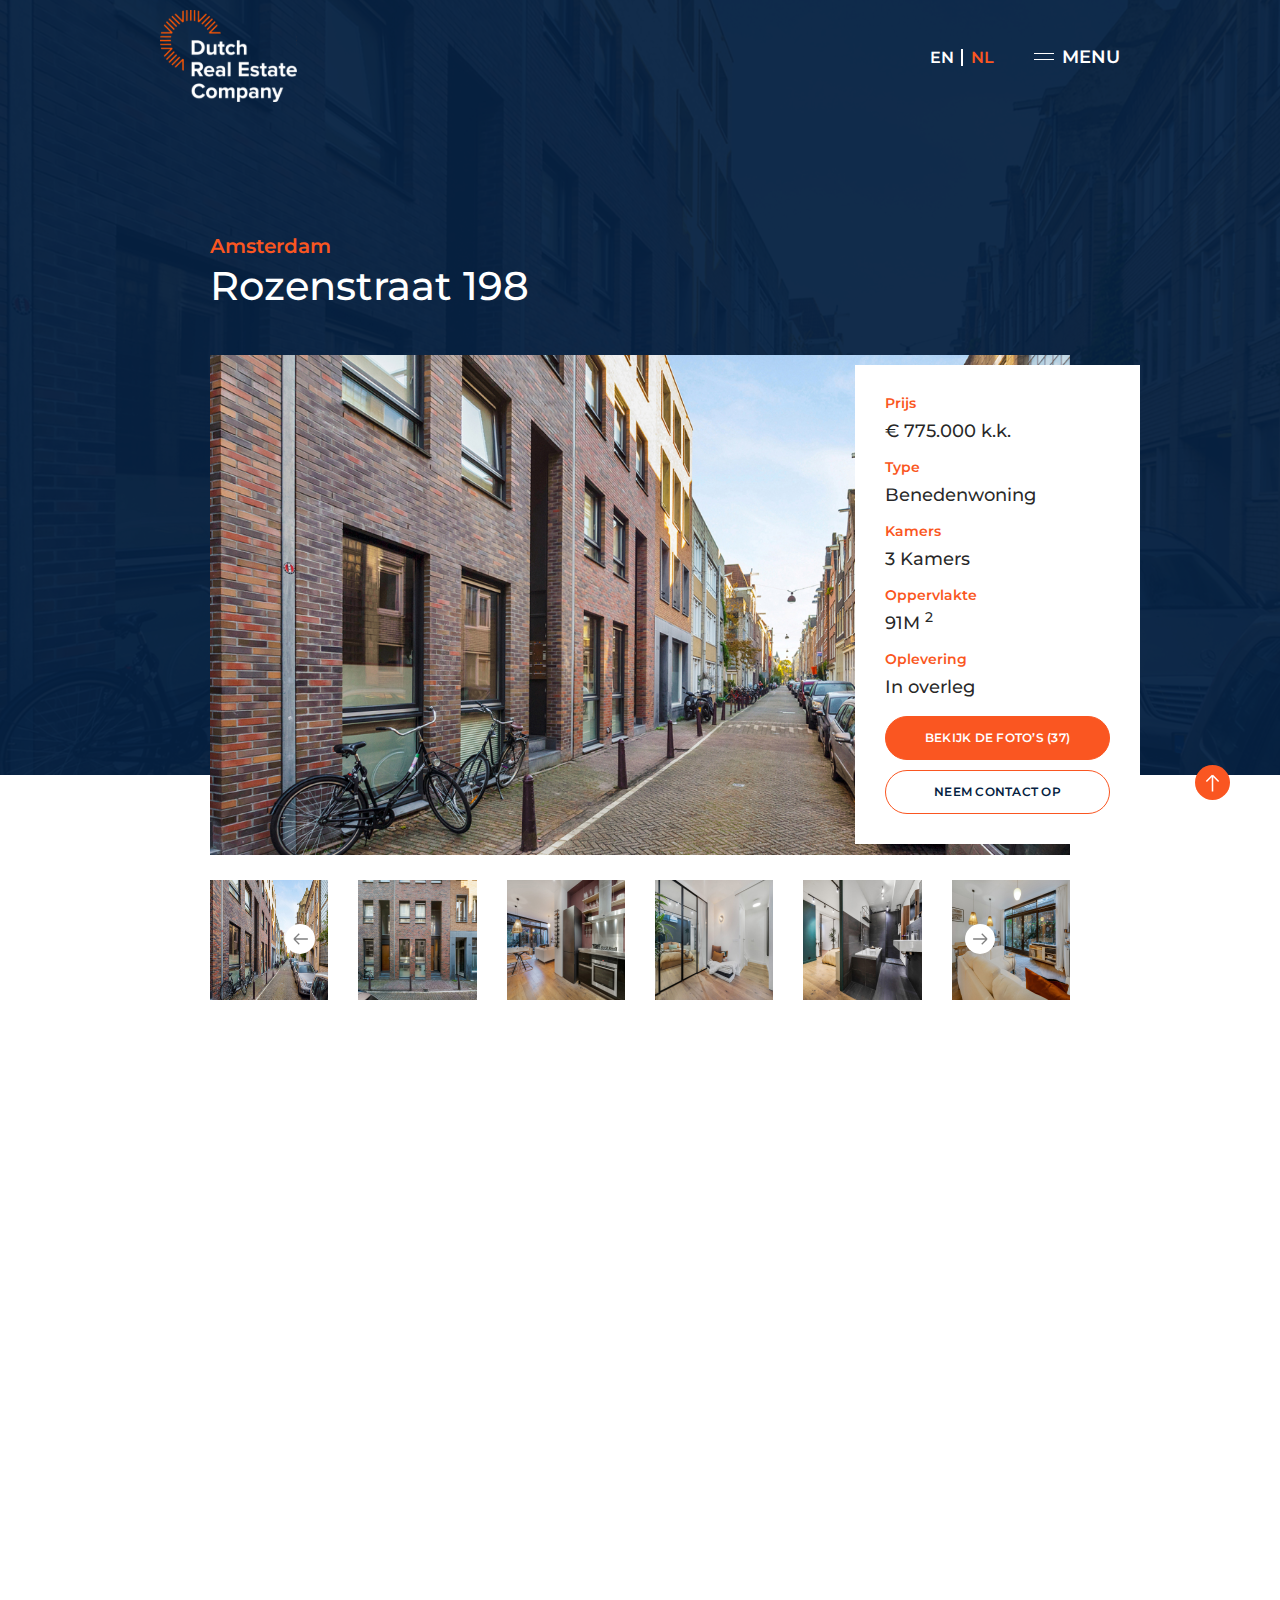
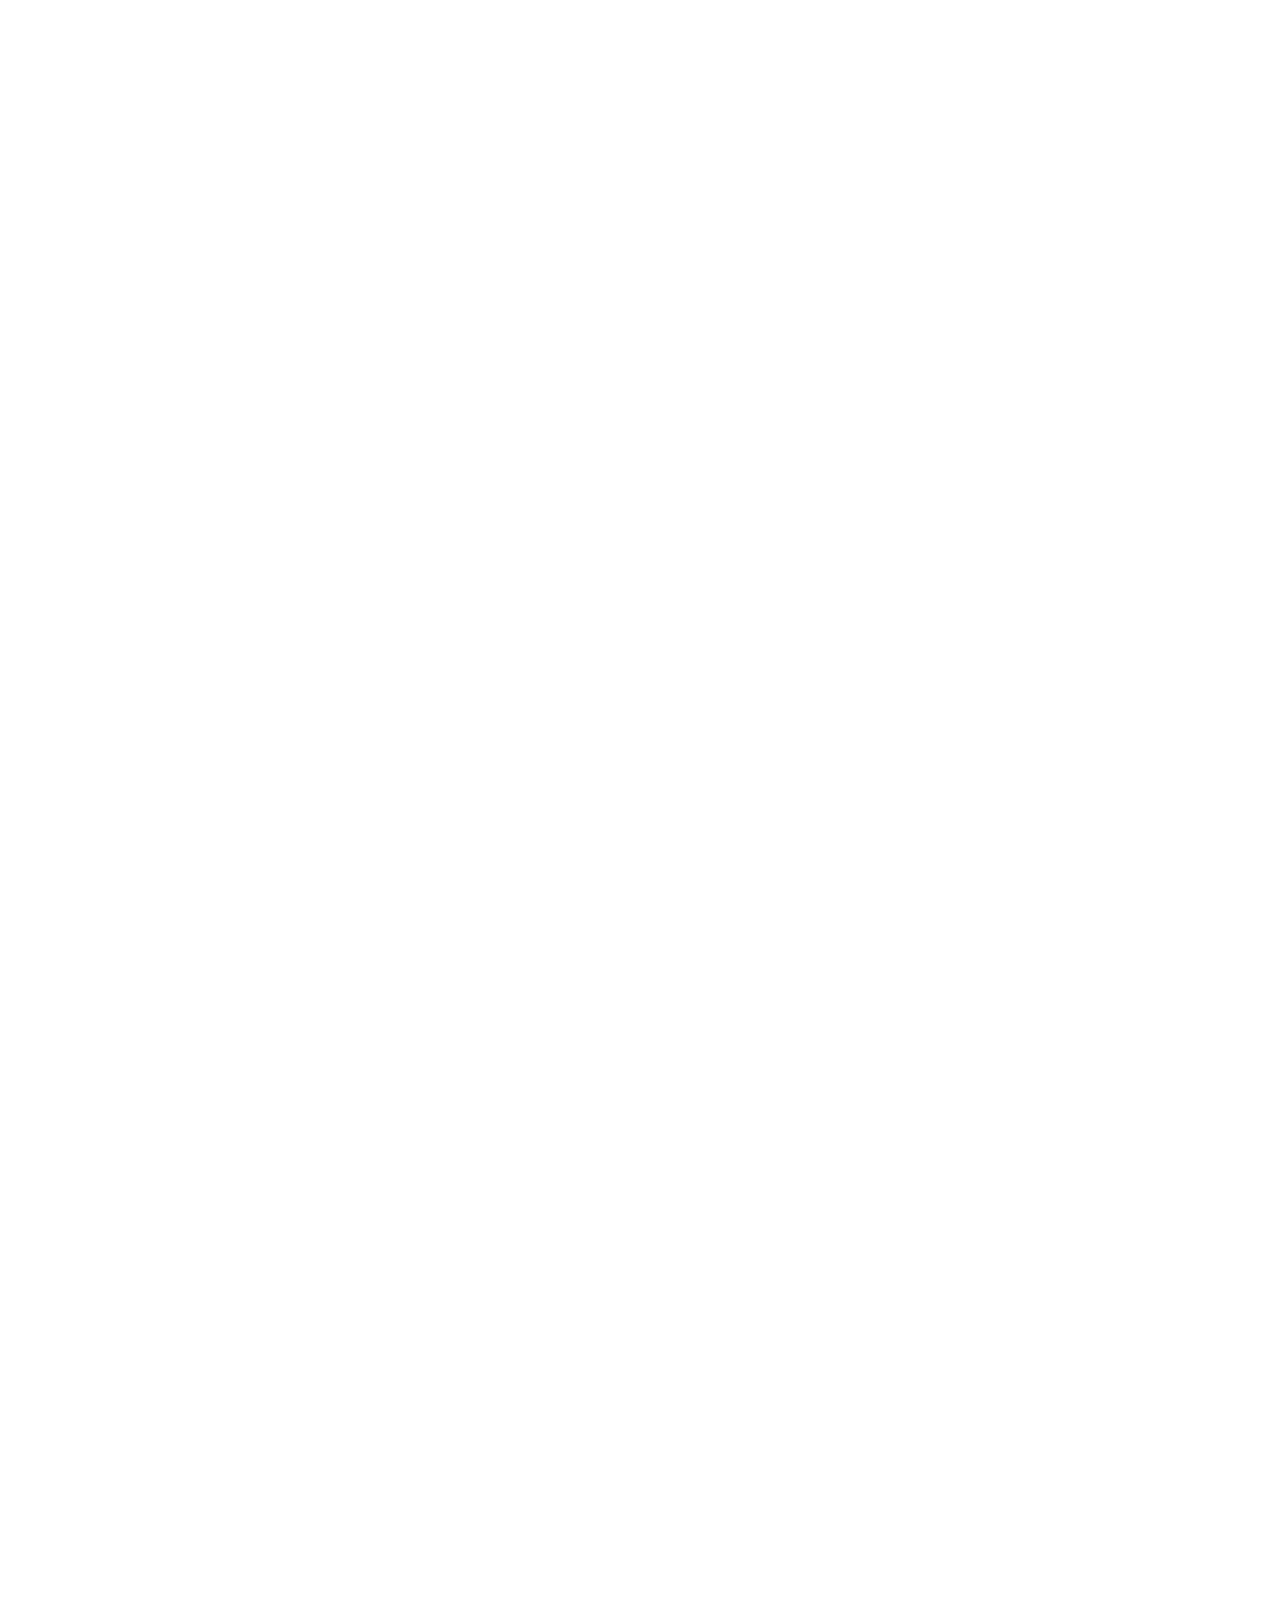
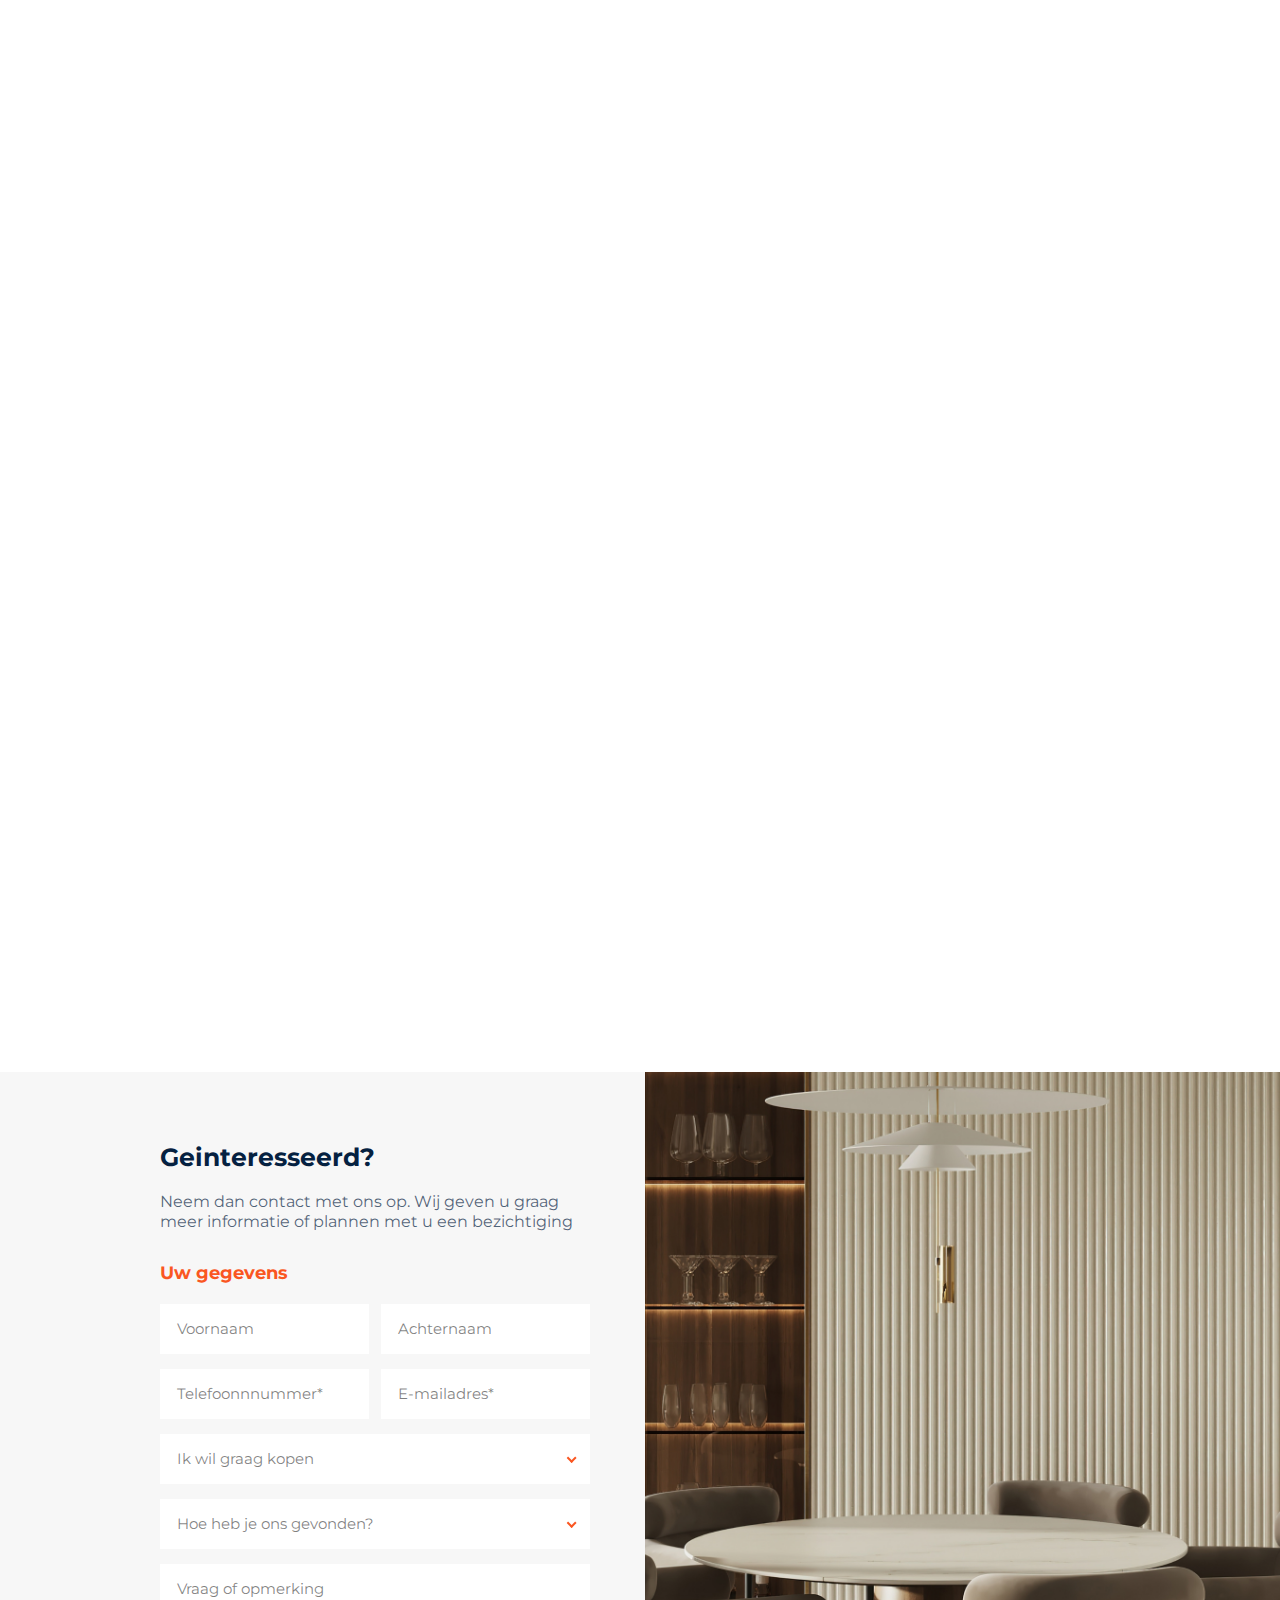
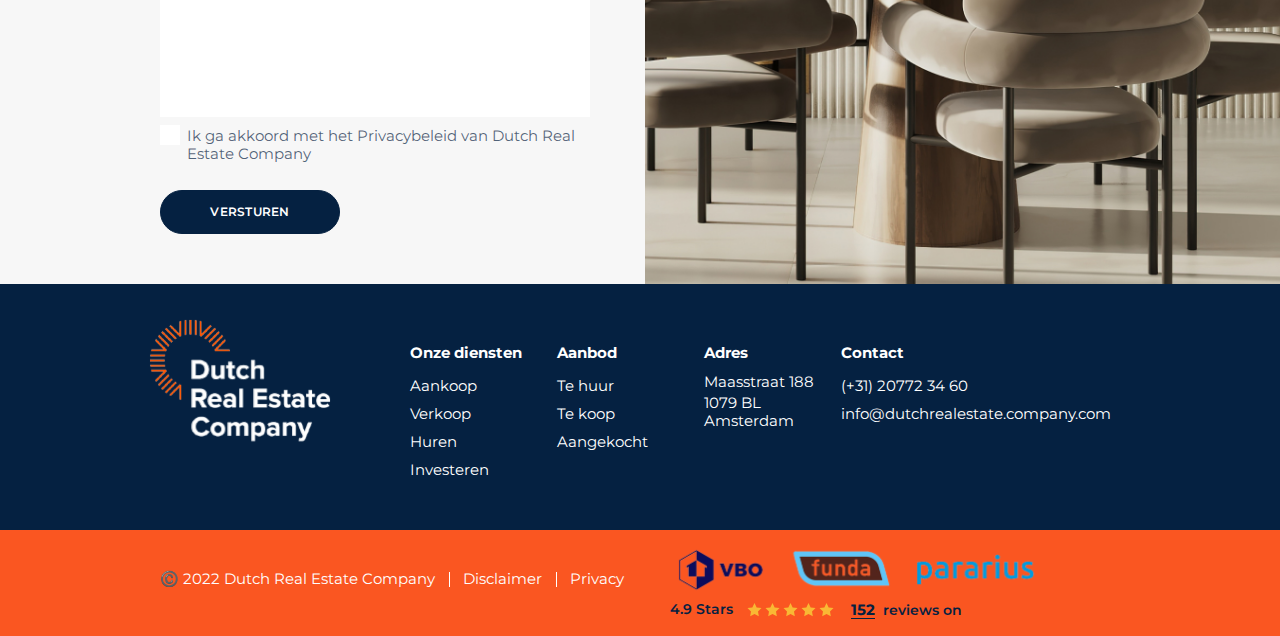
<file: html/offer-inner.html>
<!doctype html>
<html lang="en">
<head>
	<meta charset="UTF-8">
	<meta name="viewport"
				content="width=device-width, user-scalable=no, initial-scale=1.0, maximum-scale=1.0, minimum-scale=1.0">
	<meta http-equiv="X-UA-Compatible" content="ie=edge">
	<title>DREC</title>

	
	<!-- Main style -->
	<link rel="stylesheet" href="css/normalize.css"/>
	<link rel="preconnect" href="https://fonts.googleapis.com">
	<link rel="preconnect" href="https://fonts.gstatic.com" crossorigin>
	<link href="https://fonts.googleapis.com/css2?family=Montserrat:wght@300;400;500;600;700&display=swap" rel="stylesheet">
	<link rel="stylesheet" type="text/css" href="fonts/FA5PRO-master/css/all.css"/>
	<link rel="stylesheet" href="css/jquery.fancybox.min.css"/>
	<link rel="stylesheet" type="text/css" href="css/nice-select.css"/>
	<link rel="stylesheet" type="text/css" href="css/swiper.min.css"/>
	<link rel="stylesheet" type="text/css" href="css/aos.css"/>
	<link rel="stylesheet" type="text/css" href="css/styles.css"/>
	<link rel="stylesheet" type="text/css" href="css/responsive.css"/>
	
</head>
<body>

<header class="header-blue bg-transparent">
	<div class="top-line">
		<div class="content-width">
			<div class="logo-wrap">
				<a href="index.html">
					<img src="img/logo-white.svg" alt="" class="logo-desk">
					<img src="img/logo-home.svg" alt="" class="logo-mob">
					<img src="img/logo-1.svg" alt="" class="logo-sticky">
				</a>
			</div>
			<div class="right">
				<div class="contact-line">
					<div class="tel-wrap">
						<ul>
							<li class="email"><a href="mailto:info@dutchrealestatecompany.com">info@dutchrealestatecompany.com</a></li>
							<li><a href="tel:+31207723460">(+31) 20 772 34 60</a></li>
						</ul>
					</div>
					<div class="lang-wrap">
						<ul>
							<li ><a href="#">en</a></li>
							<li class="current"><a href="#">nl</a></li>
						</ul>
					</div>
					<div class="open-menu">
						<a href="#">
							<div class="wrap">
								<span></span>
								<span></span>

							</div>
							<b>menu</b>
						</a>
					</div>
				</div>
				<nav class="top-menu">
					<ul>
						<li ><a href="#">home</a></li>
						<li class="current"><a href="#">aanbod</a></li>
						<li><a href="#">diensten</a></li>
						<li><a href="#">expat service</a></li>
						<li><a href="#">over ons</a></li>
						<li><a href="#">blog</a></li>
						<li><a href="#">contact</a></li>
					</ul>
				</nav>
			</div>
		</div>
	</div>
</header>

	<div class="menu-responsive" id="menu-responsive" style="display: none">

		<div class="wrap-block">
			<nav class="mob-menu">
				<ul>
					<li class="current"><a href="#">home</a></li>
					<li><a href="#">aanbod</a></li>
					<li><a href="#">diensten</a></li>
					<li><a href="#">expat service</a></li>
					<li><a href="#">over ons</a></li>
					<li><a href="#">blog</a></li>
					<li><a href="#">contact</a></li>
				</ul>
			</nav>

			<div class="tel-wrap">
				<ul>
					<li class="email"><a href="mailto:info@dutchrealestatecompany.com">info@dutchrealestatecompany.com</a></li>
					<li><a href="tel:+31207723460">(+31) 20 772 34 60</a></li>
				</ul>
			</div>

		</div>
	</div>

	<main>

		<section class="offer-head">
			<div class="bg">
				<img src="img/bg-2.jpg" alt="">
			</div>
			<div class="content-width">
				<div class="content">
					<h6>Amsterdam</h6>
					<h1>Rozenstraat 198</h1>
					<div class="wrap">
						<div class="slider-wrap" data-aos-delay="100" data-aos="fade-up">
							<div class="swiper slider-big">
								<div class="swiper-wrapper">
									<div class="swiper-slide">
										<a href="#popup-img" class="popup-img"><img src="img/img-16.jpg" alt=""></a>
									</div>
									<div class="swiper-slide">
										<a href="#popup-img" class="popup-img"><img src="img/img-17-1.jpg" alt=""></a>
									</div>
									<div class="swiper-slide">
										<a href="#popup-img" class="popup-img"><img src="img/img-17-2.jpg" alt=""></a>
									</div>
									<div class="swiper-slide">
										<a href="#popup-img" class="popup-img"><img src="img/img-17-3.jpg" alt=""></a>
									</div>
									<div class="swiper-slide">
										<a href="#popup-img" class="popup-img"><img src="img/img-17-4.jpg" alt=""></a>
									</div>
									<div class="swiper-slide">
										<a href="#popup-img" class="popup-img"><img src="img/img-17-5.jpg" alt=""></a>
									</div>
									<div class="swiper-slide">
										<a href="#popup-img" class="popup-img"><img src="img/img-16.jpg" alt=""></a>
									</div>
									<div class="swiper-slide">
										<a href="#popup-img" class="popup-img"><img src="img/img-17-1.jpg" alt=""></a>
									</div>
									<div class="swiper-slide">
										<a href="#popup-img" class="popup-img"><img src="img/img-17-2.jpg" alt=""></a>
									</div>
									<div class="swiper-slide">
										<a href="#popup-img" class="popup-img"><img src="img/img-17-3.jpg" alt=""></a>
									</div>
									<div class="swiper-slide">
										<a href="#popup-img" class="popup-img"><img src="img/img-17-4.jpg" alt=""></a>
									</div>
									<div class="swiper-slide">
										<a href="#popup-img" class="popup-img"><img src="img/img-17-5.jpg" alt=""></a>
									</div>
								</div>
							</div>
							<div thumbsSlider="" class="swiper slider-min" >
								<div class="swiper-wrapper">
									<div class="swiper-slide">
										<img src="img/img-16.jpg" alt="">
									</div>
									<div class="swiper-slide">
										<img src="img/img-17-1.jpg" alt="">
									</div>
									<div class="swiper-slide">
										<img src="img/img-17-2.jpg" alt="">
									</div>
									<div class="swiper-slide">
										<img src="img/img-17-3.jpg" alt="">
									</div>
									<div class="swiper-slide">
										<img src="img/img-17-4.jpg" alt="">
									</div>
									<div class="swiper-slide">
										<img src="img/img-17-5.jpg" alt="">
									</div>
									<div class="swiper-slide">
										<img src="img/img-16.jpg" alt="">
									</div>
									<div class="swiper-slide">
										<img src="img/img-17-1.jpg" alt="">
									</div>
									<div class="swiper-slide">
										<img src="img/img-17-2.jpg" alt="">
									</div>
									<div class="swiper-slide">
										<img src="img/img-17-3.jpg" alt="">
									</div>
									<div class="swiper-slide">
										<img src="img/img-17-4.jpg" alt="">
									</div>
									<div class="swiper-slide">
										<img src="img/img-17-5.jpg" alt="">
									</div>
								</div>
								<div class="nav-wrap">
									<div class="swiper-button-next min-next"><img src="img/icon-8-2.svg" alt=""></div>
									<div class="swiper-button-prev min-prev"><img src="img/icon-8-1.svg" alt=""></div>
								</div>
							</div>
						</div>
						<div class="text" data-aos-delay="600" data-aos="fade-up">
							<ul>
								<li>
									<p>Prijs</p>
									<p class="name">€ 775.000 k.k.</p>
								</li>
								<li>
									<p>Type</p>
									<p class="name">Benedenwoning</p>
								</li>
								<li>
									<p>Kamers</p>
									<p class="name">3 Kamers</p>
								</li>
								<li>
									<p>Oppervlakte</p>
									<p class="name">91M <sup>2</sup></p>
								</li>
								<li>
									<p>Oplevering</p>
									<p class="name">In overleg</p>
								</li>
							</ul>
							<div class="btn-wrap">
								<a href="#" class="btn-default btn-orange">bekijk de foto’s (37)</a>
								<a href="#contact" class="btn-default btn-border-orange fancybox">neem contact op</a>
							</div>
						</div>
					</div>
				</div>
			</div>
		</section>


		<section class="offer-content">
			<div class="content-width">
				<div class="content">
					<div class="wrap wrap-1" data-aos-delay="100" data-aos="fade-up">
						<h3>Omschrijving</h3>
						<div class="text-2">
							<p>Sfeervol en speels ingedeeld appartement (90,7 m2) met beschut (privé)tuintje in de gezamenlijke binnentuin, gelegen in appartementencomplex ‘De Roos’ op een toplocatie midden in de gezellige Jordaan. Het complex is gebouwd in 2007 en bestaat uit 23 appartementen met een mediterraan aangelegde binnentuin.</p>

							<p>Het appartement is verdeeld over twee woonlagen met op de begane grond het woongedeelte met open keuken en (privé)tuintje en in het souterrain een grote open werkruimte en riante afsluitbare slaapkamer met en-suite de badkamer. Het souterrain is voorzien van een lichtstraat met ingenieus spiegelsysteem voor extra daglichttoetreding. Hierdoor heeft de ruimte verrassend veel natuurlijke lichtinval van buitenaf.</p>
							<h6>Indeling</h6>
							<p>Begane grond: opstapje naar een eigen portiek met bergkast en de entree van het appartement; hal met meterkast, garderobe en open verbinding met de woonkamer. De tuingerichte woonkamer is voorzien van een prachtige eikenhouten parketvloer en een riante glazen pui met twee grote schuifdeuren naar de achtertuin. Aan de voorzijde ligt de keuken in hoekopstelling welke is voorzien van een rvs aanrechtblad met geïntegreerde spoelbak en rvs achterwand, 5-pits gaskookplaat, rvs afzuigkap met verlichting (Siemens), oven, vaatwasser (Smeg) en een vrijstaande koel-/vriescombinatie.</p>

							<p>De binnentuin is deels voor gemeenschappelijk gebruik. De woning beschikt over een privé terras over de hele breedte van de woonkamer tot 1 meter vanaf de gevel.</p>
							<p>Daarnaast hebben de eigenaren toestemming van de VvE om een aangrenzend gedeelte van de tuin privé te gebruiken.</p>
							<h6>Souterrain</h6>
							<p>Via een vaste trap kom je in de hal van het souterrain. De hal geeft toegang tot een separaat toilet met zwevend closet en fonteintje; een ruime inpandige berging, open werkruimte en een ruime slaapkamer met en-suite de badkamer. De werkkamer is momenteel een grote open ruimte welke eenvoudig geconverteerd kan worden naar een 2e slaapkamer.De wasmachine en droger alsmede de CV-installatie en de centrale unit van het mechanische ventilatiesysteem zijn weggewerkt in kasten in de slaapkamer.De en-suite badkamer beschikt over een ligbad, een brede wastafel met 2 mengkranen, een ruime inloopdouche en een design rvs handdoekradiator.</p>
							<h6>Ligging en bereikbaarheid</h6>
							<p>Gelegen op een rustige locatie midden in de Jordaan nabij de Lijnbaansgracht, Lauriergracht en Prinsengracht. Op loopafstand bevinden zich ondermeer de Negen Straatjes, de Haarlemmerdijk, de Westerstraat en de Noordermarkt. Hier vind je tal van hippe winkels, terrasjes en restaurants.</p>

							<p>Met het Centraal Station en meerdere bus- en tramhaltes op loopafstand is de woning zeer goed bereikbaar met het openbaar vervoer. De ring A-10 is met de auto binnen 5 minuten te bereiken. Parkeren kan middels een parkeervergunning.</p>
						</div>
					</div>

					<div class="wrap wrap-2" data-aos-delay="100" data-aos="fade-up">
						<h3>Bijzonderheden</h3>
						<ul>
							<li>Bouwjaar 2007;</li>
							<li>Woonoppervlakte 90,7 m2;</li>
							<li>V.v. externe privé berging;</li>
							<li>Erfpacht; canon afgekocht t/m 15-12-2055;</li>
							<li>Gezonde en actieve VvE beheerd door Velzel VvE Diensten;</li>
							<li>Bijdrage VvE € 206,18 per maand;</li>
							<li>Deels gezamenlijke binnentuin met privé terras (WNW) met late
								middagzon;</li>
							<li>Topligging aan de rand van de Jordaan;</li>
							<li>De woning is toegankelijk middels smart lock deursloten
								(keyless entry);</li>
							<li>De woning is toegankelijk middels smart lock deursloten
								(keyless entry);</li>
							<li>Goed geïsoleerde woning, energielabel A;</li>
							<li>Betonnen vloeren, wanden en plafonds voor optimale
								geluidsisolatie;</li>
							<li>TADO slimme energiebesparende thermostaat;</li>
							<li>Mechanisch ventilatiesysteem (Itho Daalderop);</li>
							<li>Philips Smart Lighting System en ethernet;</li>
							<li>Nagenoeg de gehele woning v.v. een eikenhouten parketvloer</li>
							<li>Oplevering in overleg.</li>
							
						</ul>
					</div>
					<div class="wrap wrap-3" data-aos-delay="100" data-aos="fade-up">
						<h3>Kenmerken</h3>
						<div class="item-3x">
							<div class="item-grey">
								<h6>Aanvaarding</h6>
								<ul>
									<li>
										<p>Prijs</p>
										<p>€ 749.000 k.k.</p>
									</li>
									<li>
										<p>Bijdrage VVE</p>
										<p>€ 206.18</p>
									</li>
									<li>
										<p>Status</p>
										<p>Verkocht</p>
									</li>
									<li>
										<p>Oplevering</p>
										<p>In overleg</p>
									</li>
									<li>
										<p>Adres</p>
										<p>Rozenstraat 198</p>
									</li>
									<li>
										<p>Postcode</p>
										<p>1016 PA</p>
									</li>
									<li>
										<p>Plaats</p>
										<p>Amsterdam</p>
									</li>
								</ul>
							</div>
							<div class="item-grey">
								<h6>Bouw</h6>
								<ul>
									<li>
										<p>Prijs</p>
										<p>€ 749.000 k.k.</p>
									</li>
									<li>
										<p>Bijdrage VVE</p>
										<p>€ 206.18</p>
									</li>
									<li>
										<p>Status</p>
										<p>Verkocht</p>
									</li>
									<li>
										<p>Oplevering</p>
										<p>In overleg</p>
									</li>
									<li>
										<p>Adres</p>
										<p>Rozenstraat 198</p>
									</li>
									<li>
										<p>Postcode</p>
										<p>1016 PA</p>
									</li>
									<li>
										<p>Plaats</p>
										<p>Amsterdam</p>
									</li>
								</ul>
							</div>
							<div class="item-grey">
								<h6>Oppervlakten en inhoud</h6>
								<ul>
									<li>
										<p>Prijs</p>
										<p>€ 749.000 k.k.</p>
									</li>
									<li>
										<p>Bijdrage VVE</p>
										<p>€ 206.18</p>
									</li>
									<li>
										<p>Status</p>
										<p>Verkocht</p>
									</li>
									<li>
										<p>Oplevering</p>
										<p>In overleg</p>
									</li>
									<li>
										<p>Adres</p>
										<p>Rozenstraat 198</p>
									</li>
									<li>
										<p>Postcode</p>
										<p>1016 PA</p>
									</li>
									<li>
										<p>Plaats</p>
										<p>Amsterdam</p>
									</li>
								</ul>
							</div>
							<div class="item-grey">
								<h6>Indeling</h6>
								<ul>
									<li>
										<p>Aantal kamers</p>
										<p>3</p>
									</li>
									<li>
										<p>Aantal slaapkamers</p>
										<p>2</p>
									</li>
									<li>
										<p>Aantal badkamers</p>
										<p>1</p>
									</li>
									<li>
										<p>Aantal verdiepingen</p>
										<p>2</p>
									</li>
									<li>
										<p>Voorzieningen</p>
										<p>Mechanische ventilatie, Schuifpui, Glasvezel / kabel</p>
									</li>
								</ul>
							</div>
							<div class="item-grey">
								<h6>Energie</h6>
								<ul>
									<li>
										<p>Energielabel</p>
										<p>A</p>
									</li>
									<li>
										<p>Isolatie</p>
										<p>Dubbel glas, HR_GLAS</p>
									</li>
									<li>
										<p>Warm water</p>
										<p>CV ketel</p>
									</li>
									<li>
										<p>Verwarming</p>
										<p>CV ketel</p>
									</li>
									<li>
										<p>Ketel</p>
										<p>Intergas KC HR 22/28 (2007, Combi-ketel, Eigendom)</p>
									</li>
								</ul>
							</div>
							<div class="item-grey">
								<h6>Buitenruimte</h6>
								<ul>
									<li>
										<p>Ligging</p>
										<p>Aan rustige weg,
											In het centrum, In woonwijk</p>
									</li>
									<li>
										<p>Tuin</p>
										<p>Achtertuin</p>
									</li>
									<li>
										<p>Schuur</p>
										<p>Box/p>
									</li>
								</ul>
							</div>
						</div>
					</div>
				</div>
			</div>
		</section>


		<section class="form-img">
			<div class="bg">
				<img src="img/img-8.jpg" alt="">
			</div>
			<div class="content-width">
				<div class="content">
					<h3>Geinteresseerd?</h3>
					<p>Neem dan contact met ons op. Wij geven u graag meer informatie of plannen met u een bezichtiging</p>
					<h6>Uw gegevens</h6>
					<form action="#" class="form-default">
						<div class="input-wrap input-wrap-50">
							<input type="text" name="name" id="name" required>
							<label for="name">Voornaam</label>
						</div>
						<div class="input-wrap input-wrap-50">
							<input type="text" name="last-name" id="last-name">
							<label for="last-name">Achternaam</label>
						</div>
						<div class="input-wrap input-wrap-50">
							<input type="text" name="tel" id="tel" class="tel" required>
							<label for="tel">Telefoonnnummer*</label>
						</div>
						<div class="input-wrap input-wrap-50">
							<input type="email" name="email" id="email" required>
							<label for="email">E-mailadres*</label>
						</div>
						<div class="input-wrap select-wrap">
							<select id="select-1">
								<option value="0" selected disabled></option>
								<option value="1">Ik wil graag kopen 1</option>
								<option value="2">Ik wil graag kopen 2</option>
								<option value="3">Ik wil graag kopen 3</option>
							</select>
							<label class="form-label" for="select-1">Ik wil graag kopen</label>
						</div>
						<div class="input-wrap select-wrap">
							<select id="select-2">
								<option value="0" selected disabled></option>
								<option value="1">Hoe heb je ons gevonden? 1</option>
								<option value="2">Hoe heb je ons gevonden? 2</option>
								<option value="3">Hoe heb je ons gevonden? 3</option>
							</select>
							<label class="form-label" for="select-2">Hoe heb je ons gevonden?</label>
						</div>
						<div class="input-wrap">
							<textarea name="message" id="message"></textarea>
							<label for="message">Vraag of opmerking</label>
						</div>

						<div class="input-wrap-check">
							<input type="checkbox" name="check" id="check" required>
							<label for="check">
								Ik ga akkoord met het Privacybeleid van Dutch Real Estate Company
							</label>
						</div>
						<div class="input-submit">
							<button type="submit" class="btn-default btn-blue">versturen</button>
						</div>
					</form>
				</div>
				<figure>
					<img src="img/img-10.jpg" alt="">
				</figure>
			</div>
		</section>
	</main>

	<div class="fix-block">
		<a href="#" class="top-site"><img src="img/icon-4.svg" alt=""></a>
	</div>

  <footer>
    <div class="content-width">
			<div class="content">
				<div class="logo-wrap">
					<a href="index.html">
						<img src="img/logo-footer.svg" alt="">
					</a>
				</div>
				<nav class="footer-menu">
					<ul>
						<li><h6>Onze diensten</h6></li>
						<li><a href="#">Aankoop</a></li>
						<li><a href="#">Verkoop</a></li>
						<li><a href="#">Huren</a></li>
						<li><a href="#">Investeren</a></li>
					</ul>

					<ul>
						<li><h6>Aanbod</h6></li>
						<li><a href="#">Te huur</a></li>
						<li><a href="#">Te koop</a></li>
						<li><a href="#">Aangekocht</a></li>
					</ul>

					<ul>
						<li><h6>Adres</h6></li>
						<li><p>Maasstraat 188</p></li>
						<li><p>1079 BL Amsterdam</p></li>
					</ul>

					<ul>
						<li><h6>Contact</h6></li>
						<li><a href="tel:+31207723460">(+31) 20772 34 60</a></li>
						<li><a href="mailto:info@dutchrealestate.company.com">info@dutchrealestate.company.com</a></li>
					</ul>
				</nav>
			</div>
    </div>
		<div class="bottom">
			<div class="content-width">
				<div class="left">
					<ul>
						<li><p>©️ 2022 Dutch Real Estate Company</p></li>
						<li><a href="#">Disclaimer</a></li>
						<li><a href="#">Privacy</a></li>
					</ul>
				</div>
				<div class="right">
					<ul>
						<li><img src="img/img-6-1.svg" alt=""></li>
						<li><img src="img/img-6-2.svg" alt=""></li>
						<li><img src="img/img-6-3.svg" alt=""></li>
					</ul>
					<div class="info">
						<p>4.9 Stars</p>
						<div class="wrap">
							<img src="img/star-1.svg" alt="">
							<img src="img/star-1.svg" alt="">
							<img src="img/star-1.svg" alt="">
							<img src="img/star-1.svg" alt="">
							<img src="img/star-1.svg" alt="">
						</div>
						<p><a href="#">152</a>reviews on</p>
					</div>
				</div>
			</div>
		</div>
  </footer>



<div id="contact" class="contact-popup" style="display: none;">
	<div class="main">
		<div class="close-wrap">
			<a href="#" data-fancybox-close><img src="img/close.svg" alt=""></a>
		</div>
		<div class="content">
			<h3>Geinteresseerd?</h3>
			<p>Neem dan contact met ons op. Wij geven u graag meer informatie of plannen met u een bezichtiging.</p>
			<h6>Uw gegevens</h6>
			<form action="#" class="form-default">
				<div class="input-wrap input-wrap-50">
					<input type="text" name="name" id="name-popup" required>
					<label for="name-popup">Voornaam</label>
				</div>
				<div class="input-wrap input-wrap-50">
					<input type="text" name="last-name" id="last-name-popup">
					<label for="last-name-popup">Achternaam</label>
				</div>
				<div class="input-wrap input-wrap-50">
					<input type="text" name="tel" id="tel-popup" class="tel" required>
					<label for="tel-popup">Telefoonnnummer*</label>
				</div>
				<div class="input-wrap input-wrap-50">
					<input type="email" name="email" id="email-popup" required>
					<label for="email-popup">E-mailadres*</label>
				</div>
				<div class="input-wrap select-wrap">
					<select id="select-1-popup">
						<option value="0" selected disabled></option>
						<option value="1">Ik wil graag kopen 1</option>
						<option value="2">Ik wil graag kopen 2</option>
						<option value="3">Ik wil graag kopen 3</option>
					</select>
					<label class="form-label" for="select-1-popup">Ik wil graag kopen</label>
				</div>

				<div class="input-wrap">
					<textarea name="message" id="message-popup"></textarea>
					<label for="message-popup">Vraag of opmerking</label>
				</div>

				<div class="input-wrap-check">
					<input type="checkbox" name="check" id="check-popup" required>
					<label for="check-popup">
						Ik ga akkoord met het Privacybeleid van Dutch Real Estate Company
					</label>
				</div>
				<div class="input-submit">
					<button type="submit" class="btn-default btn-blue">versturen</button>
				</div>
			</form>
		</div>
	</div>
</div>

<div id="popup-img" class="popup-img contact-popup" style="display: none">
	<div class="content-width">
		<div class="swiper-pagination pagination-img"></div>
		<div class="close-wrap">
			<div class="nav-wrap">
				<div class="swiper-button-prev img-prev"><img src="img/icon-9-1.svg" alt=""></div>
				<div class="swiper-button-next img-next"><img src="img/icon-9-2.svg" alt=""></div>

			</div>
			<a href="#" data-fancybox-close><img src="img/close.svg" alt=""></a>
		</div>
		<div class="slider-wrap">
			<div class="swiper slider-img">
				<div class="swiper-wrapper">
					<div class="swiper-slide">
						<img src="img/img-16.jpg" alt="">
					</div>
					<div class="swiper-slide">
						<img src="img/img-17-1.jpg" alt="">
					</div>
					<div class="swiper-slide">
						<img src="img/img-17-2.jpg" alt="">
					</div>
					<div class="swiper-slide">
						<img src="img/img-17-3.jpg" alt="">
					</div>
					<div class="swiper-slide">
						<img src="img/img-17-4.jpg" alt="">
					</div>
					<div class="swiper-slide">
						<img src="img/img-17-5.jpg" alt="">
					</div>
					<div class="swiper-slide">
						<img src="img/img-16.jpg" alt="">
					</div>
					<div class="swiper-slide">
						<img src="img/img-17-1.jpg" alt="">
					</div>
					<div class="swiper-slide">
						<img src="img/img-17-2.jpg" alt="">
					</div>
					<div class="swiper-slide">
						<img src="img/img-17-3.jpg" alt="">
					</div>
					<div class="swiper-slide">
						<img src="img/img-17-4.jpg" alt="">
					</div>
					<div class="swiper-slide">
						<img src="img/img-17-5.jpg" alt="">
					</div>
				</div>
			</div>
		</div>
	</div>
</div>


  <script src="js/jquery.min.js"></script>
	<script src="js/swiper.js"></script>
	<script src="js/jquery.fancybox.min.js"></script>
	<script src="js/jquery.nice-select.min.js"></script>
	<script src="js/jquery.sticky.js"></script>
	<script src="js/cuttr.min.js"></script>
	<script src="js/aos.js"></script>
	<script src="js/script.js"></script>
</body>
</html>
</file>
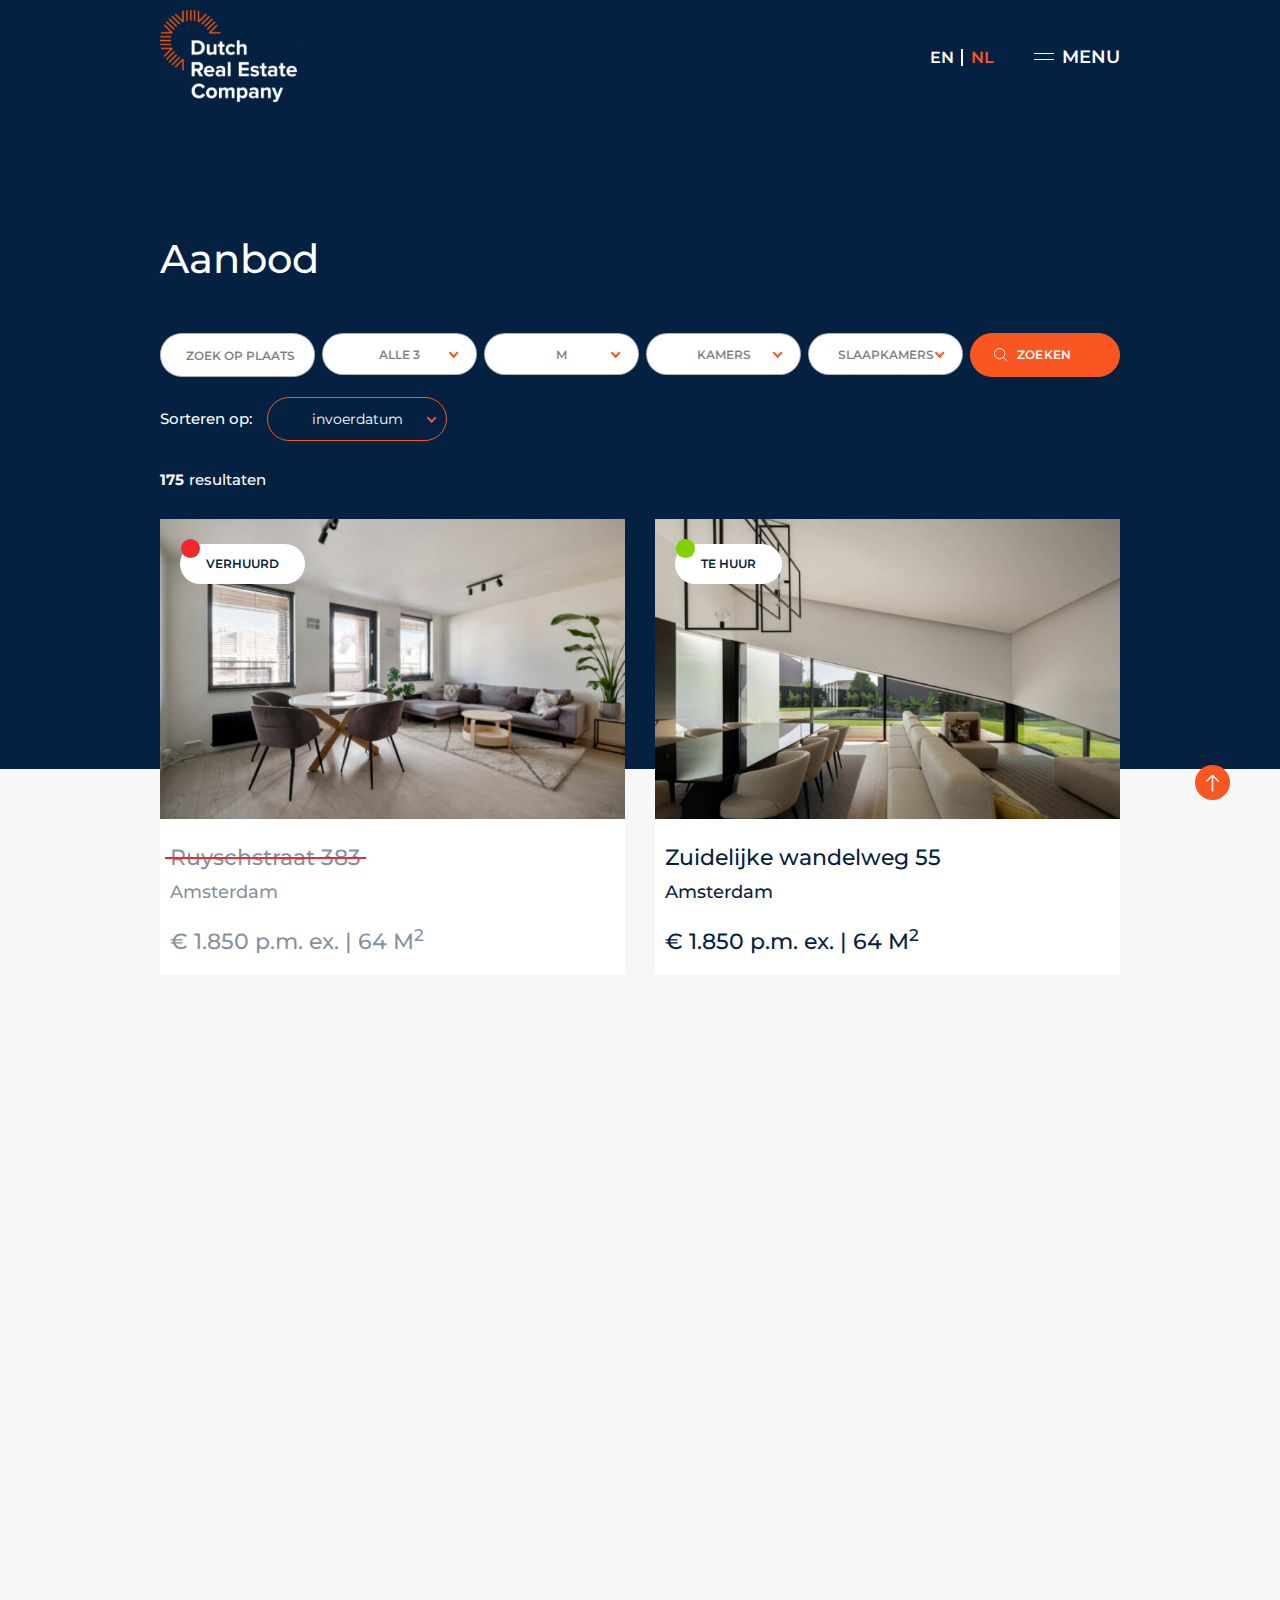
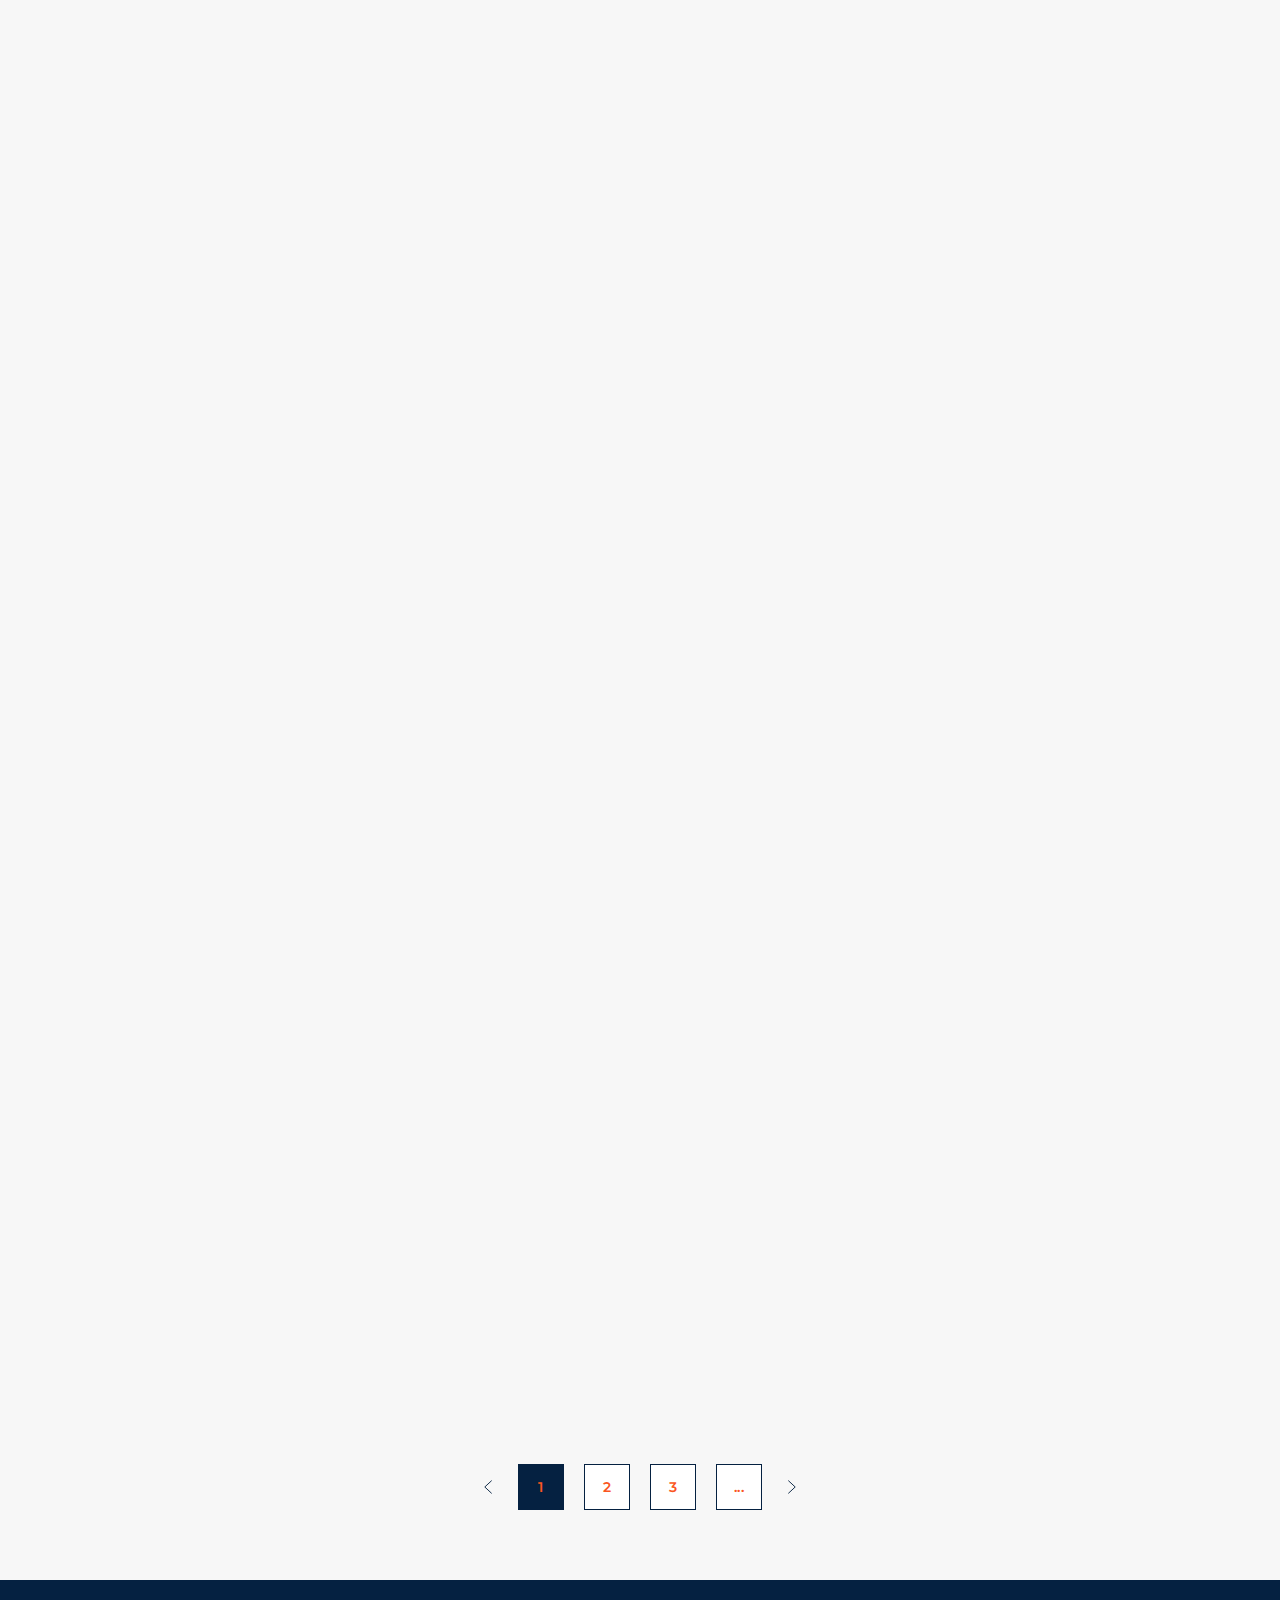
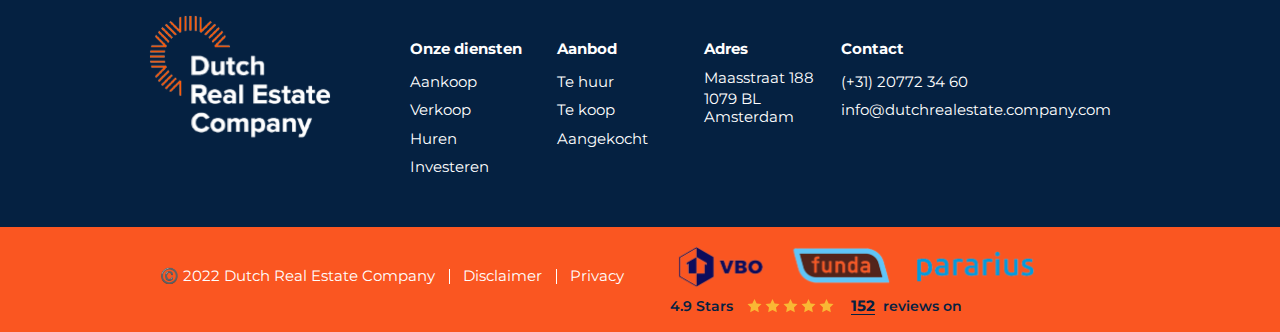
<file: html/offer.html>
<!doctype html>
<html lang="en">
<head>
	<meta charset="UTF-8">
	<meta name="viewport"
				content="width=device-width, user-scalable=no, initial-scale=1.0, maximum-scale=1.0, minimum-scale=1.0">
	<meta http-equiv="X-UA-Compatible" content="ie=edge">
	<title>DREC</title>

	
	<!-- Main style -->
	<link rel="stylesheet" href="css/normalize.css"/>
	<link rel="preconnect" href="https://fonts.googleapis.com">
	<link rel="preconnect" href="https://fonts.gstatic.com" crossorigin>
	<link href="https://fonts.googleapis.com/css2?family=Montserrat:wght@300;400;500;600;700&display=swap" rel="stylesheet">
	<link rel="stylesheet" type="text/css" href="fonts/FA5PRO-master/css/all.css"/>
	<link rel="stylesheet" href="css/jquery.fancybox.min.css"/>
	<link rel="stylesheet" type="text/css" href="css/nice-select.css"/>
	<link rel="stylesheet" type="text/css" href="css/swiper.min.css"/>
	<link rel="stylesheet" type="text/css" href="css/aos.css"/>
	<link rel="stylesheet" type="text/css" href="css/styles.css"/>
	<link rel="stylesheet" type="text/css" href="css/responsive.css"/>
	
</head>
<body>

<header class="header-blue">
	<div class="top-line">
		<div class="content-width">
			<div class="logo-wrap">
				<a href="index.html">
					<img src="img/logo-white.svg" alt="" class="logo-desk">
					<img src="img/logo-home.svg" alt="" class="logo-mob">
					<img src="img/logo-1.svg" alt="" class="logo-sticky">
				</a>
			</div>
			<div class="right">
				<div class="contact-line">
					<div class="tel-wrap">
						<ul>
							<li class="email"><a href="mailto:info@dutchrealestatecompany.com">info@dutchrealestatecompany.com</a></li>
							<li><a href="tel:+31207723460">(+31) 20 772 34 60</a></li>
						</ul>
					</div>
					<div class="lang-wrap">
						<ul>
							<li ><a href="#">en</a></li>
							<li class="current"><a href="#">nl</a></li>
						</ul>
					</div>
					<div class="open-menu">
						<a href="#">
							<div class="wrap">
								<span></span>
								<span></span>

							</div>
							<b>menu</b>
						</a>
					</div>
				</div>
				<nav class="top-menu">
					<ul>
						<li ><a href="#">home</a></li>
						<li class="current"><a href="#">aanbod</a></li>
						<li><a href="#">diensten</a></li>
						<li><a href="#">expat service</a></li>
						<li><a href="#">over ons</a></li>
						<li><a href="#">blog</a></li>
						<li><a href="#">contact</a></li>
					</ul>
				</nav>
			</div>
		</div>
	</div>
</header>

	<div class="menu-responsive" id="menu-responsive" style="display: none">

		<div class="wrap-block">
			<nav class="mob-menu">
				<ul>
					<li class="current"><a href="#">home</a></li>
					<li><a href="#">aanbod</a></li>
					<li><a href="#">diensten</a></li>
					<li><a href="#">expat service</a></li>
					<li><a href="#">over ons</a></li>
					<li><a href="#">blog</a></li>
					<li><a href="#">contact</a></li>
				</ul>
			</nav>

			<div class="tel-wrap">
				<ul>
					<li class="email"><a href="mailto:info@dutchrealestatecompany.com">info@dutchrealestatecompany.com</a></li>
					<li><a href="tel:+31207723460">(+31) 20 772 34 60</a></li>
				</ul>
			</div>

		</div>
	</div>

	<main>

		<section class="offer">
			<div class="bg"></div>
			<div class="content-width">
				<h1>Aanbod</h1>
				<form action="#">
					<div class="filter-line">
						<div class="flex">
							<div class="form-wrap">
								<div class="wrap">
									<div class="item input-wrap">
										<input type="text" name="loc" id="loc" placeholder="">
										<label for="loc">zoek op plaats</label>
									</div>
									<div class="item">
										<div class="nice-select-1" tabindex="0">
											<span class="current">alle 3</span>
											<ul class="list">
												<li data-value="0" class="option "><span>alle</span> <a href="#" class="no-select" data-name="alle"></a></li>
												<li data-value="1" class="option"><span>alle 2</span> <a href="#" class="no-select" data-name="alle"></a></li>
												<li data-value="2" class="option selected"><span>alle 3</span> <a href="#" class="no-select" data-name="alle"></a></li>
												<li data-value="3" class="option"><span>alle 4</span> <a href="#" class="no-select" data-name="alle"></a></li>
											</ul>
										</div>
									</div>
									<div class="item item-after-2">
										<div class="nice-select-1" tabindex="0">
											<span class="current">m</span>
											<ul class="list">
												<li data-value="0" class="option selected">1m <a href="#" class="no-select" data-name="m"></a></li>
												<li data-value="1" class="option">10m<a href="#" class="no-select" data-name="m"></a></li>
												<li data-value="2" class="option">20m<a href="#" class="no-select" data-name="m"></a></li>
												<li data-value="3" class="option">30m<a href="#" class="no-select" data-name="m"></a></li>
											</ul>
										</div>
									</div>
									<div class="item">
										<div class="nice-select-1" tabindex="0">
											<span class="current">kamers</span>
											<ul class="list">
												<li data-value="0" class="option selected">kamers <a href="#" class="no-select" data-name="kamers"></a></li>
												<li data-value="1" class="option">kamers 2 <a href="#" class="no-select" data-name="kamers"></a></li>
												<li data-value="2" class="option">kamers 3 <a href="#" class="no-select" data-name="kamers"></a></li>
												<li data-value="3" class="option">kamers 4 <a href="#" class="no-select" data-name="kamers"></a></li>
											</ul>
										</div>
									</div>
									<div class="item">
										<div class="nice-select-1" tabindex="0">
											<span class="current">slaapkamers</span>
											<ul class="list">
												<li data-value="0" class="option selected">slaapkamers <a href="#" class="no-select" data-name="slaapkamers"></a></li>
												<li data-value="1" class="option">slaapkamers 2 <a href="#" class="no-select" data-name="slaapkamers"></a></li>
												<li data-value="2" class="option">slaapkamers 3 <a href="#" class="no-select" data-name="slaapkamers"></a></li>
												<li data-value="3" class="option">slaapkamers 4 <a href="#" class="no-select" data-name="slaapkamers"></a></li>
											</ul>
										</div>
									</div>
									<div class="submit-wrap">
										<button type="submit" class="btn-default btn-orange"><img src="img/icon-1.svg" alt="">zoeken</button>
									</div>
								</div>
							</div>
							<div class="right">
								<p>Sorteren op:</p>
								<div class="input-wrap select-wrap">
									<select id="select-1">
										<option value="0">invoerdatum</option>
										<option value="1">invoerdatum 1</option>
										<option value="2">invoerdatum 2</option>
										<option value="3">invoerdatum 3</option>
									</select>
									<label class="form-label" for="select-1"></label>
								</div>
							</div>
						</div>

					</div>
					<div class="result">
						<div class="btn-mob">
							<a href="#" class="open-filter btn-default btn-border">filters en sorteren </a>
						</div>
						<p><b>175</b>resultaten</p>
					</div>
					<div class="content">
						<div class="item item-inaccessible" data-aos-delay="0" data-aos="fade-up">
							<a href="#">
								<figure>
									<div class="label red">verhuurd</div>
									<img src="img/img-2-1.jpg" alt="">
								</figure>
								<div class="text">
									<div class="name">
										<h6>Ruyschstraat 383</h6>
										<p>Amsterdam</p>
									</div>
									<div class="cost">
										<p><span>€ 1.850</span> p.m. ex. | <span class="color">64  M<sup>2</sup></span></p>
									</div>
								</div>
							</a>
						</div>
						<div class="item" data-aos-delay="100" data-aos="fade-up">
							<a href="#">
								<figure>
									<div class="label">te huur</div>
									<img src="img/img-2-2.jpg" alt="">
								</figure>
								<div class="text">
									<div class="name">
										<h6>Zuidelijke wandelweg 55</h6>
										<p>Amsterdam</p>
									</div>
									<div class="cost">
										<p><span>€ 1.850</span> p.m. ex. | <span class="color">64 M<sup>2</sup></span> </p>
									</div>
								</div>
							</a>
						</div>
						<div class="item item-orange" data-aos-delay="200" data-aos="fade-up">
							<a href="#">
								<figure>
									<div class="label">te huur</div>
									<img src="img/img-15.jpg" alt="">
								</figure>
								<div class="text">
									<div class="name">
										<h6>Zuidelijke wandelweg 55</h6>
										<p>Amsterdam</p>
									</div>
									<div class="cost">
										<p><span>€ 1.850</span> p.m. ex. | <span class="color">64 M<sup>2</sup></span> </p>
									</div>
								</div>
							</a>
						</div>
						<div class="item item-inaccessible" data-aos-delay="00" data-aos="fade-up">
							<a href="#">
								<figure>
									<div class="label red">verhuurd</div>
									<img src="img/img-2-1.jpg" alt="">
								</figure>
								<div class="text">
									<div class="name">
										<h6>Ruyschstraat 383</h6>
										<p>Amsterdam</p>
									</div>
									<div class="cost">
										<p><span>€ 1.850</span> p.m. ex. | <span class="color">64  M<sup>2</sup></span></p>
									</div>
								</div>
							</a>
						</div>
						<div class="item" data-aos-delay="100" data-aos="fade-up">
							<a href="#">
								<figure>
									<div class="label">te huur</div>
									<img src="img/img-2-2.jpg" alt="">
								</figure>
								<div class="text">
									<div class="name">
										<h6>Zuidelijke wandelweg 55</h6>
										<p>Amsterdam</p>
									</div>
									<div class="cost">
										<p><span>€ 1.850</span> p.m. ex. | <span class="color">64 M<sup>2</sup></span> </p>
									</div>
								</div>
							</a>
						</div>
						<div class="item" data-aos-delay="200" data-aos="fade-up">
							<a href="#">
								<figure>
									<div class="label">te huur</div>
									<img src="img/img-15.jpg" alt="">
								</figure>
								<div class="text">
									<div class="name">
										<h6>Zuidelijke wandelweg 55</h6>
										<p>Amsterdam</p>
									</div>
									<div class="cost">
										<p><span>€ 1.850</span> p.m. ex. | <span class="color">64 M<sup>2</sup></span> </p>
									</div>
								</div>
							</a>
						</div>
						<div class="item item-inaccessible" data-aos-delay="0" data-aos="fade-up">
							<a href="#">
								<figure>
									<div class="label red">verhuurd</div>
									<img src="img/img-2-1.jpg" alt="">
								</figure>
								<div class="text">
									<div class="name">
										<h6>Ruyschstraat 383</h6>
										<p>Amsterdam</p>
									</div>
									<div class="cost">
										<p><span>€ 1.850</span> p.m. ex. | <span class="color">64  M<sup>2</sup></span></p>
									</div>
								</div>
							</a>
						</div>
						<div class="item" data-aos-delay="100" data-aos="fade-up">
							<a href="#">
								<figure>
									<div class="label">te huur</div>
									<img src="img/img-2-2.jpg" alt="">
								</figure>
								<div class="text">
									<div class="name">
										<h6>Zuidelijke wandelweg 55</h6>
										<p>Amsterdam</p>
									</div>
									<div class="cost">
										<p><span>€ 1.850</span> p.m. ex. | <span class="color">64 M<sup>2</sup></span> </p>
									</div>
								</div>
							</a>
						</div>
						<div class="item item-orange" data-aos-delay="200" data-aos="fade-up">
							<a href="#">
								<figure>
									<div class="label">te huur</div>
									<img src="img/img-15.jpg" alt="">
								</figure>
								<div class="text">
									<div class="name">
										<h6>Zuidelijke wandelweg 55</h6>
										<p>Amsterdam</p>
									</div>
									<div class="cost">
										<p><span>€ 1.850</span> p.m. ex. | <span class="color">64 M<sup>2</sup></span> </p>
									</div>
								</div>
							</a>
						</div>
					</div>
					<div class="pagination-wrap">
						<ul class="pagination">
							<li class="prev"><a href="#"><img src="img/icon-7.svg" alt=""></a></li>
							<li>1</li>
							<li><a href="#">2</a></li>
							<li><a href="#">3</a></li>
							<li><a href="#">...</a></li>
							<li class="next"><a href="#"><img src="img/icon-7.svg" alt=""></a></li>
						</ul>
					</div>
				</form>
			</div>
		</section>





		
	</main>

	<div class="fix-block">
		<a href="#" class="top-site"><img src="img/icon-4.svg" alt=""></a>
	</div>

  <footer>
    <div class="content-width">
			<div class="content">
				<div class="logo-wrap">
					<a href="index.html">
						<img src="img/logo-footer.svg" alt="">
					</a>
				</div>
				<nav class="footer-menu">
					<ul>
						<li><h6>Onze diensten</h6></li>
						<li><a href="#">Aankoop</a></li>
						<li><a href="#">Verkoop</a></li>
						<li><a href="#">Huren</a></li>
						<li><a href="#">Investeren</a></li>
					</ul>

					<ul>
						<li><h6>Aanbod</h6></li>
						<li><a href="#">Te huur</a></li>
						<li><a href="#">Te koop</a></li>
						<li><a href="#">Aangekocht</a></li>
					</ul>

					<ul>
						<li><h6>Adres</h6></li>
						<li><p>Maasstraat 188</p></li>
						<li><p>1079 BL Amsterdam</p></li>
					</ul>

					<ul>
						<li><h6>Contact</h6></li>
						<li><a href="tel:+31207723460">(+31) 20772 34 60</a></li>
						<li><a href="mailto:info@dutchrealestate.company.com">info@dutchrealestate.company.com</a></li>
					</ul>
				</nav>
			</div>
    </div>
		<div class="bottom">
			<div class="content-width">
				<div class="left">
					<ul>
						<li><p>©️ 2022 Dutch Real Estate Company</p></li>
						<li><a href="#">Disclaimer</a></li>
						<li><a href="#">Privacy</a></li>
					</ul>
				</div>
				<div class="right">
					<ul>
						<li><img src="img/img-6-1.svg" alt=""></li>
						<li><img src="img/img-6-2.svg" alt=""></li>
						<li><img src="img/img-6-3.svg" alt=""></li>
					</ul>
					<div class="info">
						<p>4.9 Stars</p>
						<div class="wrap">
							<img src="img/star-1.svg" alt="">
							<img src="img/star-1.svg" alt="">
							<img src="img/star-1.svg" alt="">
							<img src="img/star-1.svg" alt="">
							<img src="img/star-1.svg" alt="">
						</div>
						<p><a href="#">152</a>reviews on</p>
					</div>
				</div>
			</div>
		</div>
  </footer>






  <script src="js/jquery.min.js"></script>
	<script src="js/swiper.js"></script>
	<script src="js/jquery.fancybox.min.js"></script>
	<script src="js/jquery.nice-select.min.js"></script>
	<script src="js/jquery.sticky.js"></script>
	<script src="js/cuttr.min.js"></script>
	<script src="js/aos.js"></script>
	<script src="js/script.js"></script>
</body>
</html>
</file>
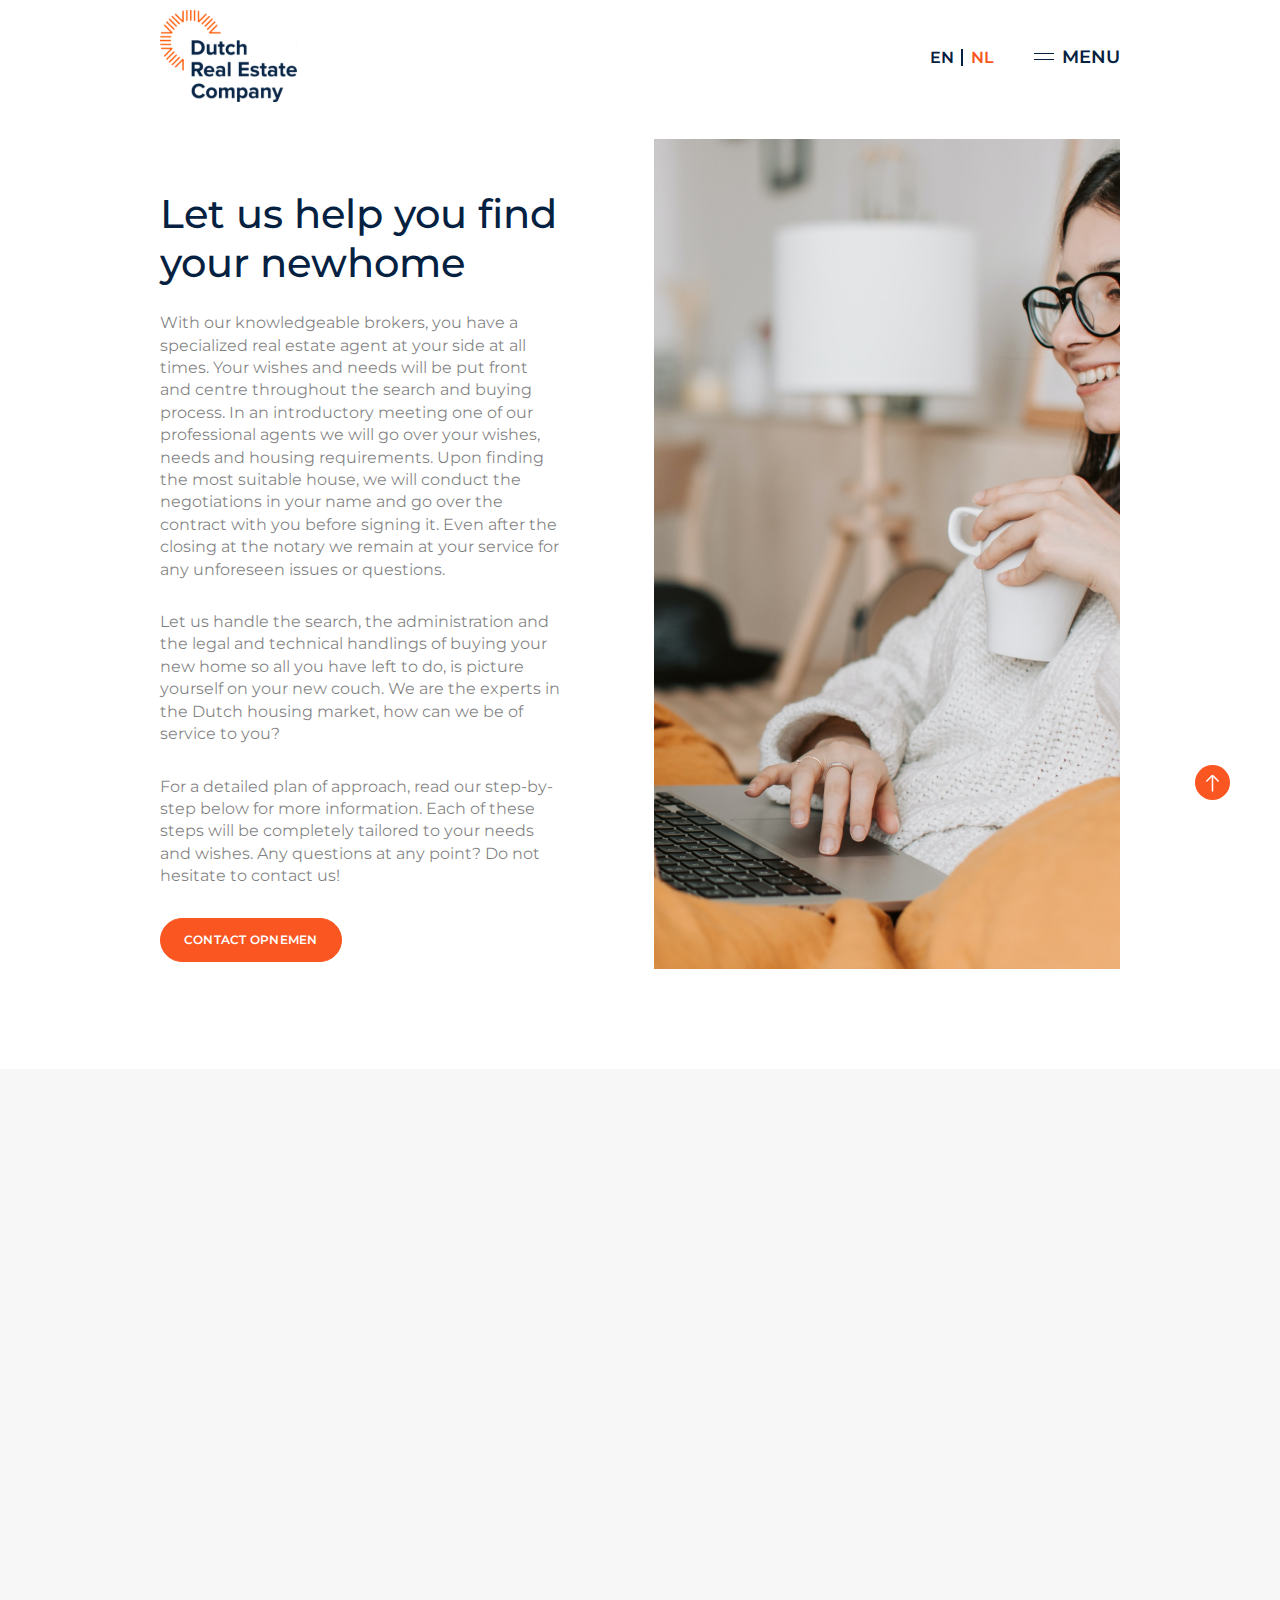
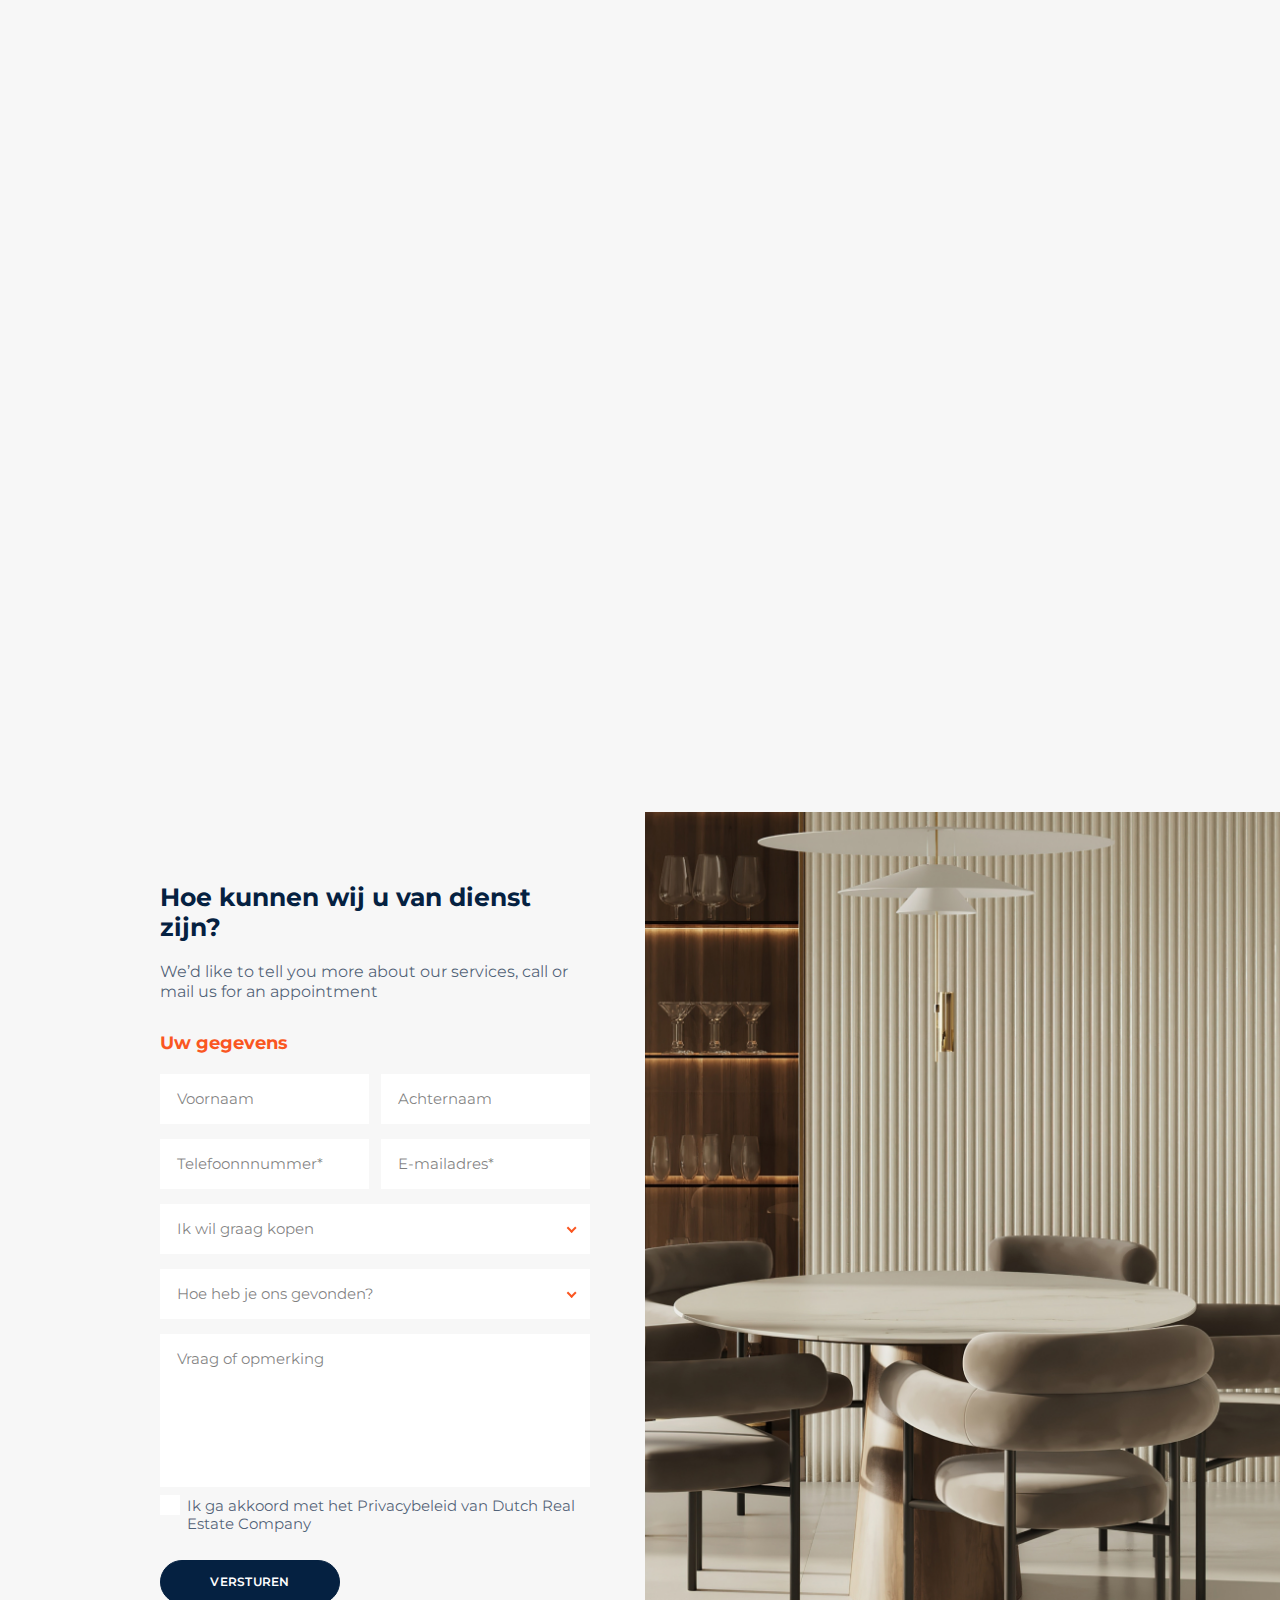
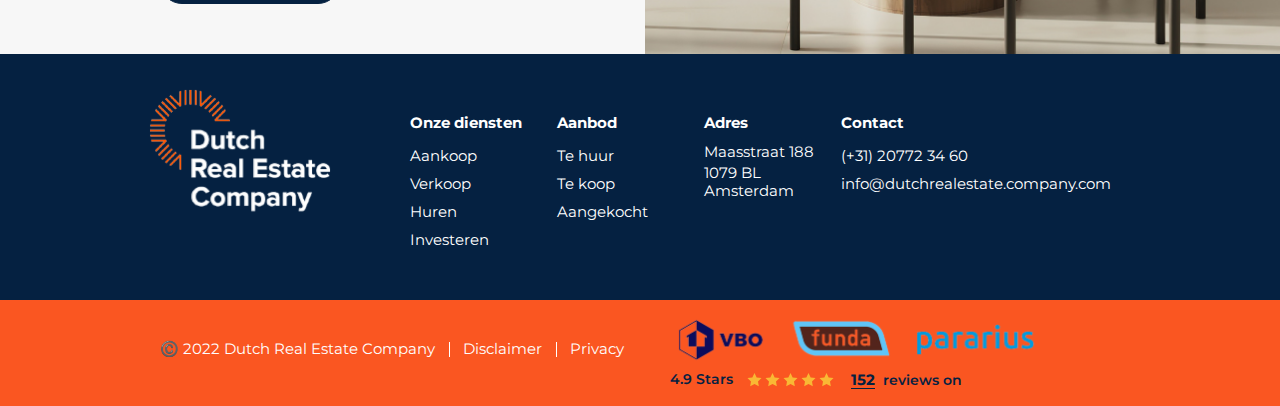
<file: html/service.html>
<!doctype html>
<html lang="en">
<head>
	<meta charset="UTF-8">
	<meta name="viewport"
				content="width=device-width, user-scalable=no, initial-scale=1.0, maximum-scale=1.0, minimum-scale=1.0">
	<meta http-equiv="X-UA-Compatible" content="ie=edge">
	<title>DREC</title>

	
	<!-- Main style -->
	<link rel="stylesheet" href="css/normalize.css"/>
	<link rel="preconnect" href="https://fonts.googleapis.com">
	<link rel="preconnect" href="https://fonts.gstatic.com" crossorigin>
	<link href="https://fonts.googleapis.com/css2?family=Montserrat:wght@300;400;500;600;700&display=swap" rel="stylesheet">
	<link rel="stylesheet" type="text/css" href="fonts/FA5PRO-master/css/all.css"/>
	<link rel="stylesheet" href="css/jquery.fancybox.min.css"/>
	<link rel="stylesheet" type="text/css" href="css/nice-select.css"/>
	<link rel="stylesheet" type="text/css" href="css/swiper.min.css"/>
	<link rel="stylesheet" type="text/css" href="css/aos.css"/>
	<link rel="stylesheet" type="text/css" href="css/styles.css"/>
	<link rel="stylesheet" type="text/css" href="css/responsive.css"/>
	
</head>
<body>

<header class="header-white">
	<div class="top-line">
		<div class="content-width">
			<div class="logo-wrap">
				<a href="index.html">
					<img src="img/logo.svg" alt="" class="logo-desk">
					<img src="img/logo-tab.svg" alt="" class="logo-mob">
					<img src="img/logo-1.svg" alt="" class="logo-sticky">
				</a>
			</div>
			<div class="right">
				<div class="contact-line">
					<div class="tel-wrap">
						<ul>
							<li class="email"><a href="mailto:info@dutchrealestatecompany.com">info@dutchrealestatecompany.com</a></li>
							<li><a href="tel:+31207723460">(+31) 20 772 34 60</a></li>
						</ul>
					</div>
					<div class="lang-wrap">
						<ul>
							<li ><a href="#">en</a></li>
							<li class="current"><a href="#">nl</a></li>
						</ul>
					</div>
					<div class="open-menu">
						<a href="#">
							<div class="wrap">
								<span></span>
								<span></span>

							</div>
							<b>menu</b>
						</a>
					</div>
				</div>
				<nav class="top-menu">
					<ul>
						<li ><a href="#">home</a></li>
						<li ><a href="#">aanbod</a></li>
						<li><a href="#">diensten</a></li>
						<li class="current"><a href="#">expat service</a></li>
						<li><a href="#">over ons</a></li>
						<li><a href="#">blog</a></li>
						<li><a href="#">contact</a></li>
					</ul>
				</nav>
			</div>
		</div>
	</div>
</header>

	<div class="menu-responsive" id="menu-responsive" style="display: none">

		<div class="wrap-block">
			<nav class="mob-menu">
				<ul>
					<li class="current"><a href="#">home</a></li>
					<li><a href="#">aanbod</a></li>
					<li><a href="#">diensten</a></li>
					<li><a href="#">expat service</a></li>
					<li><a href="#">over ons</a></li>
					<li><a href="#">blog</a></li>
					<li><a href="#">contact</a></li>
				</ul>
			</nav>

			<div class="tel-wrap">
				<ul>
					<li class="email"><a href="mailto:info@dutchrealestatecompany.com">info@dutchrealestatecompany.com</a></li>
					<li><a href="tel:+31207723460">(+31) 20 772 34 60</a></li>
				</ul>
			</div>

		</div>
	</div>

	<main>

		<section class="text-img service-text-img">
			<div class="content-width">
				<div class="text">
					<h1>Let us help you find your newhome</h1>
					<p>With our knowledgeable brokers, you have a specialized real estate agent at your side at all times. Your wishes and needs will be put front and centre throughout the search and buying process. In an introductory meeting one of our professional agents we will go over your wishes, needs and housing requirements. Upon finding the most suitable house, we will conduct the negotiations in your name and go over the contract with you before signing it. Even after the closing at the notary we remain at your service for any unforeseen issues or questions.</p>

					<p>Let us handle the search, the administration and the legal and technical handlings of buying your new home so all you have left to do, is picture yourself on your new couch. We are the experts in the Dutch housing market, how can we be of service to you?</p>

					<p>For a detailed plan of approach, read our step-by-step below for more information. Each of these steps will be completely tailored to your needs and wishes. Any questions at any point? Do not hesitate to contact us!</p>
					<div class="btn-wrap">
						<a href="#" class="btn-default btn-orange">contact opnemen</a>
					</div>
				</div>
				<figure>
					<img src="img/img-25.jpg" alt="">
				</figure>
			</div>
		</section>

		<section class="step-to-step" >
			<div class="content-width">
				<div class="slider-wrap" data-aos-delay="100" data-aos="fade-up">
					<div class="head-slider">
						<h3>Step by step buying guide</h3>
						<div class="nav-wrap">
							<div class="swiper-button-prev step-prev"><img src="img/icon-11.svg" alt=""></div>
							<div class="swiper-button-next step-next"><img src="img/icon-11.svg" alt=""></div>

						</div>
					</div>
					<div class="swiper step-slider">
						<div class="swiper-wrapper">
							<div class="swiper-slide">
								<h6>Step 1 - Intake</h6>
								<p>During the intake we will go over your criteria and wishes. The area, the size of the property, the state of the property, you name it. We will take you through the process of buying a house in The Netherlands and further inform you of our services.</p>
							</div>
							<div class="swiper-slide">
								<h6>Step 2 - Search</h6>
								<p>No need to stroll the internet looking for your ideal property. We will look for a property that fits your demands best. Online, but also through our extensive network. Not only do we know where to look, but we have access to view properties before they appear on different housing sites. Let us get you to the right places!</p>
							</div>
							<div class="swiper-slide">
								<h6>Step 3 - Viewing</h6>
								<p>Time to view the homes we both deem suitable. We will do our best to assist you in all your viewings, to make sure you receive a thorough tour and we get all your questions answered. We will do a thorough investigation of the properties that peak your interest most, research the area and map out any additional investment that might be required when buying the property.</p>
							</div>
							<div class="swiper-slide">
								<h6>Step 4 - Negotiations</h6>
								<p>Like the place? We will start the negotiation process and work on getting you the best price for the property.</p>
							</div>
							<div class="swiper-slide">
								<h6>Step 1 - Intake</h6>
								<p>During the intake we will go over your criteria and wishes. The area, the size of the property, the state of the property, you name it. We will take you through the process of buying a house in The Netherlands and further inform you of our services.</p>
							</div>
							<div class="swiper-slide">
								<h6>Step 2 - Search</h6>
								<p>No need to stroll the internet looking for your ideal property. We will look for a property that fits your demands best. Online, but also through our extensive network. Not only do we know where to look, but we have access to view properties before they appear on different housing sites. Let us get you to the right places!</p>
							</div>
							<div class="swiper-slide">
								<h6>Step 3 - Viewing</h6>
								<p>Time to view the homes we both deem suitable. We will do our best to assist you in all your viewings, to make sure you receive a thorough tour and we get all your questions answered. We will do a thorough investigation of the properties that peak your interest most, research the area and map out any additional investment that might be required when buying the property.</p>
							</div>
							<div class="swiper-slide">
								<h6>Step 4 - Negotiations</h6>
								<p>Like the place? We will start the negotiation process and work on getting you the best price for the property.</p>
							</div>
						</div>
					</div>
				</div>
				
				<div class="bg-block" data-aos-delay="100" data-aos="fade-up">
					<div class="bg">
						<img src="img/bg-3.jpg" alt="">
					</div>
					<div class="wrap">
						<h6>READY TO MOVE? CONTACT US</h6>
						<h5>Do not wait any longer and let us help you find your new home!</h5>
						<div class="btn-wrap">
							<a href="#" class="btn-default btn-orange">contact opnemen</a>
						</div>
					</div>
				</div>
			</div>
		</section>



		<section class="form-img">
			<div class="bg">
				<img src="img/img-8.jpg" alt="">
			</div>
			<div class="content-width">
				<div class="content">
					<h3>Hoe kunnen wij u van dienst zijn?</h3>
					<p>We’d like to tell you more about our services, call or mail us for an appointment</p>
					<h6>Uw gegevens</h6>
					<form action="#" class="form-default">
						<div class="input-wrap input-wrap-50">
							<input type="text" name="name" id="name" required>
							<label for="name">Voornaam</label>
						</div>
						<div class="input-wrap input-wrap-50">
							<input type="text" name="last-name" id="last-name">
							<label for="last-name">Achternaam</label>
						</div>
						<div class="input-wrap input-wrap-50">
							<input type="text" name="tel" id="tel" class="tel" required>
							<label for="tel">Telefoonnnummer*</label>
						</div>
						<div class="input-wrap input-wrap-50">
							<input type="email" name="email" id="email" required>
							<label for="email">E-mailadres*</label>
						</div>
						<div class="input-wrap select-wrap">
							<select id="select-1">
								<option value="0" selected disabled></option>
								<option value="1">Ik wil graag kopen 1</option>
								<option value="2">Ik wil graag kopen 2</option>
								<option value="3">Ik wil graag kopen 3</option>
							</select>
							<label class="form-label" for="select-1">Ik wil graag kopen</label>
						</div>
						<div class="input-wrap select-wrap">
							<select id="select-2">
								<option value="0" selected disabled></option>
								<option value="1">Hoe heb je ons gevonden? 1</option>
								<option value="2">Hoe heb je ons gevonden? 2</option>
								<option value="3">Hoe heb je ons gevonden? 3</option>
							</select>
							<label class="form-label" for="select-2">Hoe heb je ons gevonden?</label>
						</div>
						<div class="input-wrap">
							<textarea name="message" id="message"></textarea>
							<label for="message">Vraag of opmerking</label>
						</div>

						<div class="input-wrap-check">
							<input type="checkbox" name="check" id="check" required>
							<label for="check">
								Ik ga akkoord met het Privacybeleid van Dutch Real Estate Company
							</label>
						</div>
						<div class="input-submit">
							<button type="submit" class="btn-default btn-blue">versturen</button>
						</div>
					</form>
				</div>
				<figure>
					<img src="img/img-10.jpg" alt="">
				</figure>
			</div>
		</section>
		
	</main>

	<div class="fix-block">
		<a href="#" class="top-site"><img src="img/icon-4.svg" alt=""></a>
	</div>

  <footer>
    <div class="content-width">
			<div class="content">
				<div class="logo-wrap">
					<a href="index.html">
						<img src="img/logo-footer.svg" alt="">
					</a>
				</div>
				<nav class="footer-menu">
					<ul>
						<li><h6>Onze diensten</h6></li>
						<li><a href="#">Aankoop</a></li>
						<li><a href="#">Verkoop</a></li>
						<li><a href="#">Huren</a></li>
						<li><a href="#">Investeren</a></li>
					</ul>

					<ul>
						<li><h6>Aanbod</h6></li>
						<li><a href="#">Te huur</a></li>
						<li><a href="#">Te koop</a></li>
						<li><a href="#">Aangekocht</a></li>
					</ul>

					<ul>
						<li><h6>Adres</h6></li>
						<li><p>Maasstraat 188</p></li>
						<li><p>1079 BL Amsterdam</p></li>
					</ul>

					<ul>
						<li><h6>Contact</h6></li>
						<li><a href="tel:+31207723460">(+31) 20772 34 60</a></li>
						<li><a href="mailto:info@dutchrealestate.company.com">info@dutchrealestate.company.com</a></li>
					</ul>
				</nav>
			</div>
    </div>
		<div class="bottom">
			<div class="content-width">
				<div class="left">
					<ul>
						<li><p>©️ 2022 Dutch Real Estate Company</p></li>
						<li><a href="#">Disclaimer</a></li>
						<li><a href="#">Privacy</a></li>
					</ul>
				</div>
				<div class="right">
					<ul>
						<li><img src="img/img-6-1.svg" alt=""></li>
						<li><img src="img/img-6-2.svg" alt=""></li>
						<li><img src="img/img-6-3.svg" alt=""></li>
					</ul>
					<div class="info">
						<p>4.9 Stars</p>
						<div class="wrap">
							<img src="img/star-1.svg" alt="">
							<img src="img/star-1.svg" alt="">
							<img src="img/star-1.svg" alt="">
							<img src="img/star-1.svg" alt="">
							<img src="img/star-1.svg" alt="">
						</div>
						<p><a href="#">152</a>reviews on</p>
					</div>
				</div>
			</div>
		</div>
  </footer>



	<div id="blog" class="blog-popup" style="display: none;">
		<div class="main">
			<div class="close-wrap">
				<a href="#" data-fancybox-close><img src="img/close.svg" alt=""></a>
			</div>
			<figure>
				<img src="img/img-21.jpg" alt="">
			</figure>
			<div class="text">
				<div class="content">
					<h2>Zeeland, stranden, vis en schaaldieren</h2>
					<p>De achtste provincie die we bezoeken is een van de meest zuidelijke provincies van Nederland! De provincie werd al in de Romeinse tijd bewoont, heeft een roerige geschiedenis met onder meer een enorme watersnoodramp en prachtige stranden. De grootste stad van deze provincie is Middelburg (+-39.200 inwoners), en is tevens de provincie hoofdstad. Zeeland ligt aan de Noordzee en is ook de provincie waar 1 van Nederlands imposantste bouwwerken staan, de Deltawerken.
						Zeeland heeft circa 383.500 inwoners, telt 13 gemeenten en bezit de langste strandboulevard van Nederland (in Vlissingen). In Zeeland wonen gemiddeld 217 inwoners per km² en de gemiddelde vraagprijs per m2 van een woning in de provinciehoofdstad Middelburg, Zeeland is € 2816,-.</p>

					<p>Zeeland is is een fantastische plek voor alle aan het water gerelateerde activiteiten. Zeeland is een fantastische plek voor alle watergerelateerde activiteiten. Ook Nieuw-Zeeland dankt zijn naam aan Zeeland. De Nederlandse ontdekkingsreiziger Abel Tasman (die ook de reden is waarom Tasmanië Tasmanië wordt genoemd) ontdekte het eiland in de Stille Oceaan in 1642 en noemde het Nieuw-Zeeland. Hier geven we je enkele tips voor je reis naar Zeeland! Wij geven u hier alvast wat tips voor uw uitstapje naar Zeeland!</p>

					<h6>🏛 Museum- Watersnoodmuseum (Ouwerkerk)</h6>
					<p>In de nacht van zaterdag 31 januari op zondag 1 februari 1953 werd ook Zeeland getroffen door de verschrikkelijke watersnoodramp die voor veel schade en verloren mensenlevens zorgde. Door een stormvloed én springtij steeg het water in de zuidelijke Noordzee zodanig, dat 200.000 hectare grond onder water kwam te staan. Gebouwen en huizen werden verwoest en zo’n 100.000 mensen verloren hun bezittingen. Wat voor (emotionele) impact heeft deze ramp gehad op de Zeeuwen? Hoe bouw je de getroffen delen van het land opnieuw op? Hoe voorkom je een tweede ramp, die nooit uitgesloten kan worden?</p>

					<p>Het Watersnoodmuseum is gevestigd in de vier caissons, in Ouwerkerk – Zeeland, die gebruikt zijn voor de sluiting van het laatste stroomgat. Als je het museum binnenloopt, stap je in de geschiedenis van het water van ’53 tot nu. Ontdek wat het museum jou over water en het belang van waterveiligheid vertelt.</p>
					<h6>🌿 Natuur- Manteling van Walcheren (Walcheren)</h6>
					<p>De Manteling van Walcheren is het meest afwisselende kustgebied van Zeeland. Het natuurgebied is één van de weinige plekken waar je in het landschap kunt zien hoe duinen op een natuurlijke wijze ontstaan en veranderen. Door de unieke werking van wind en water zie je er hoge duinen, natte duinvalleien en droge grasduinlanden. Het biedt alles wat een natuurliefhebber zich kan wensen. Verschillende wandelroutes brengen je langs de Manteling van Walcheren. Bekijk ook deze video voor een impressie van dit natuurgebied.</p>

					<p>De Manteling van Walcheren ligt op de Kop van Walcheren, tussen Domburg en de Veerse Gatdam. Het bestaat uit oude buitenplaatsen, bossen, stukken duin (direct grenzend aan de altijd hoorbare Noordzee), statige lanen en slingerpaadjes. Van de 17e tot de 19e eeuw woonde de Middelburgse elite hier in de zomer. In de 20e eeuw werden veel huizen permanent bewoond of er kwam een instelling in.</p>
					<h6>🏢 Architectuur- Stadhuis (Middelburg)</h6>
					<p>Het stadhuis van Middelburg, gelegen aan de Markt, is een stadhuis dat in laatgotische stijl is gebouwd. De bouw begon in 1452, geleid door meerdere generaties van de uit Mechelen afkomstige architectenfamilie Keldermans, en duurde tot 1520. Het stadhuis heeft een toren met een klok en een carillon. Middelburgers noemen de toren Malle Betje, omdat de klok altijd achterloopt bij die van de Lange Jan.</p>

					<p>In 2009 werd door Trouw een verkiezing van het mooiste gebouw van Nederland georganiseerd waarbij het stadhuis van Middelburg op de tweede plaats eindigde.</p>
					<h6>⛪️ Kerk/ Kasteel – Slot Haamstede (Burgh-Haamstede)</h6>
					<p>Een imposant kasteel, een weelderig slotbos en een open duingebied. Zo’n drie-eenheid bij elkaar vind je nergens anders. Dat maakt dit natuurgebied voor heel speciaal. Je wandelt hier langs de historie, maar ook door een dynamisch duingebied waar je heerlijk kan uitwaaien en vogels kijken.</p>

					<p>Het natuurgebied dankt zijn naam aan het sprookjesachtige slot uit het begin van de 17de eeuw. Binnen neemt alles je mee terug in de tijd: van de sfeervolle ridderzaal met balkenplafond tot de tegelvloer, het meubilair en het wapenbord boven de schouw. Het huidige uiterlijk is grotendeels te danken aan de kroniekschrijver Jacob van den Eynde, die het kasteel na een verwoestende brand opnieuw opbouwde.</p>

					<p>Je kunt het kasteel met het ommuurde slotbos bezoeken op open monumentendagen en tijdens excursies en speciale activiteiten.</p>

					<p>Extra – Vlissingen</p>

					<p>Vlissingen is een levendige badplaats, een populaire bestemming die jaarlijks duizenden toeristen trekt. Naast de geweldige ligging aan zee kent Vlissingen ook talloze gezellige strandpaviljoens en een afwisselend uitgaansleven.</p>

					<p>Vlissingen ligt op het Zeeuwse schiereiland Walcheren, een regio die bekendstaat om zijn perfecte wandel- en fietsmogelijkheden. Daarnaast kunt u allerlei activiteiten beleven op het strand of over de boulevard in Vlissingen slenteren. In de zomer bestaat er een goede kans dat er ergens een muziekfestival, een markt of een kermis is.</p>
					<div class="nav-wrap">
						<div class="div prev">
							<a href="#">
								<p>Vorig artikel</p>
								<span>“Zeeland, stranden, vis en schaaldieren”</span>
							</a>
						</div>
						<div class="div next">
							<a href="#">
								<p>Volgend artikel</p>
								<span>“Friesland, pompeblêden en skûtsjesilen”</span>
							</a>
						</div>
					</div>
				</div>
				<div class="share">
					<ul>
						<li><p>23 MEI 2022</p></li>
						<li><a href="#"><span>share</span> <img src="img/icon-10.svg" alt=""></a></li>
					</ul>
				</div>
			</div>
		</div>
	</div>


  <script src="js/jquery.min.js"></script>
	<script src="js/swiper.js"></script>
	<script src="js/jquery.fancybox.min.js"></script>
	<script src="js/jquery.nice-select.min.js"></script>
	<script src="js/jquery.sticky.js"></script>
	<script src="js/cuttr.min.js"></script>
	<script src="js/aos.js"></script>
	<script src="js/script.js"></script>
</body>
</html>
</file>
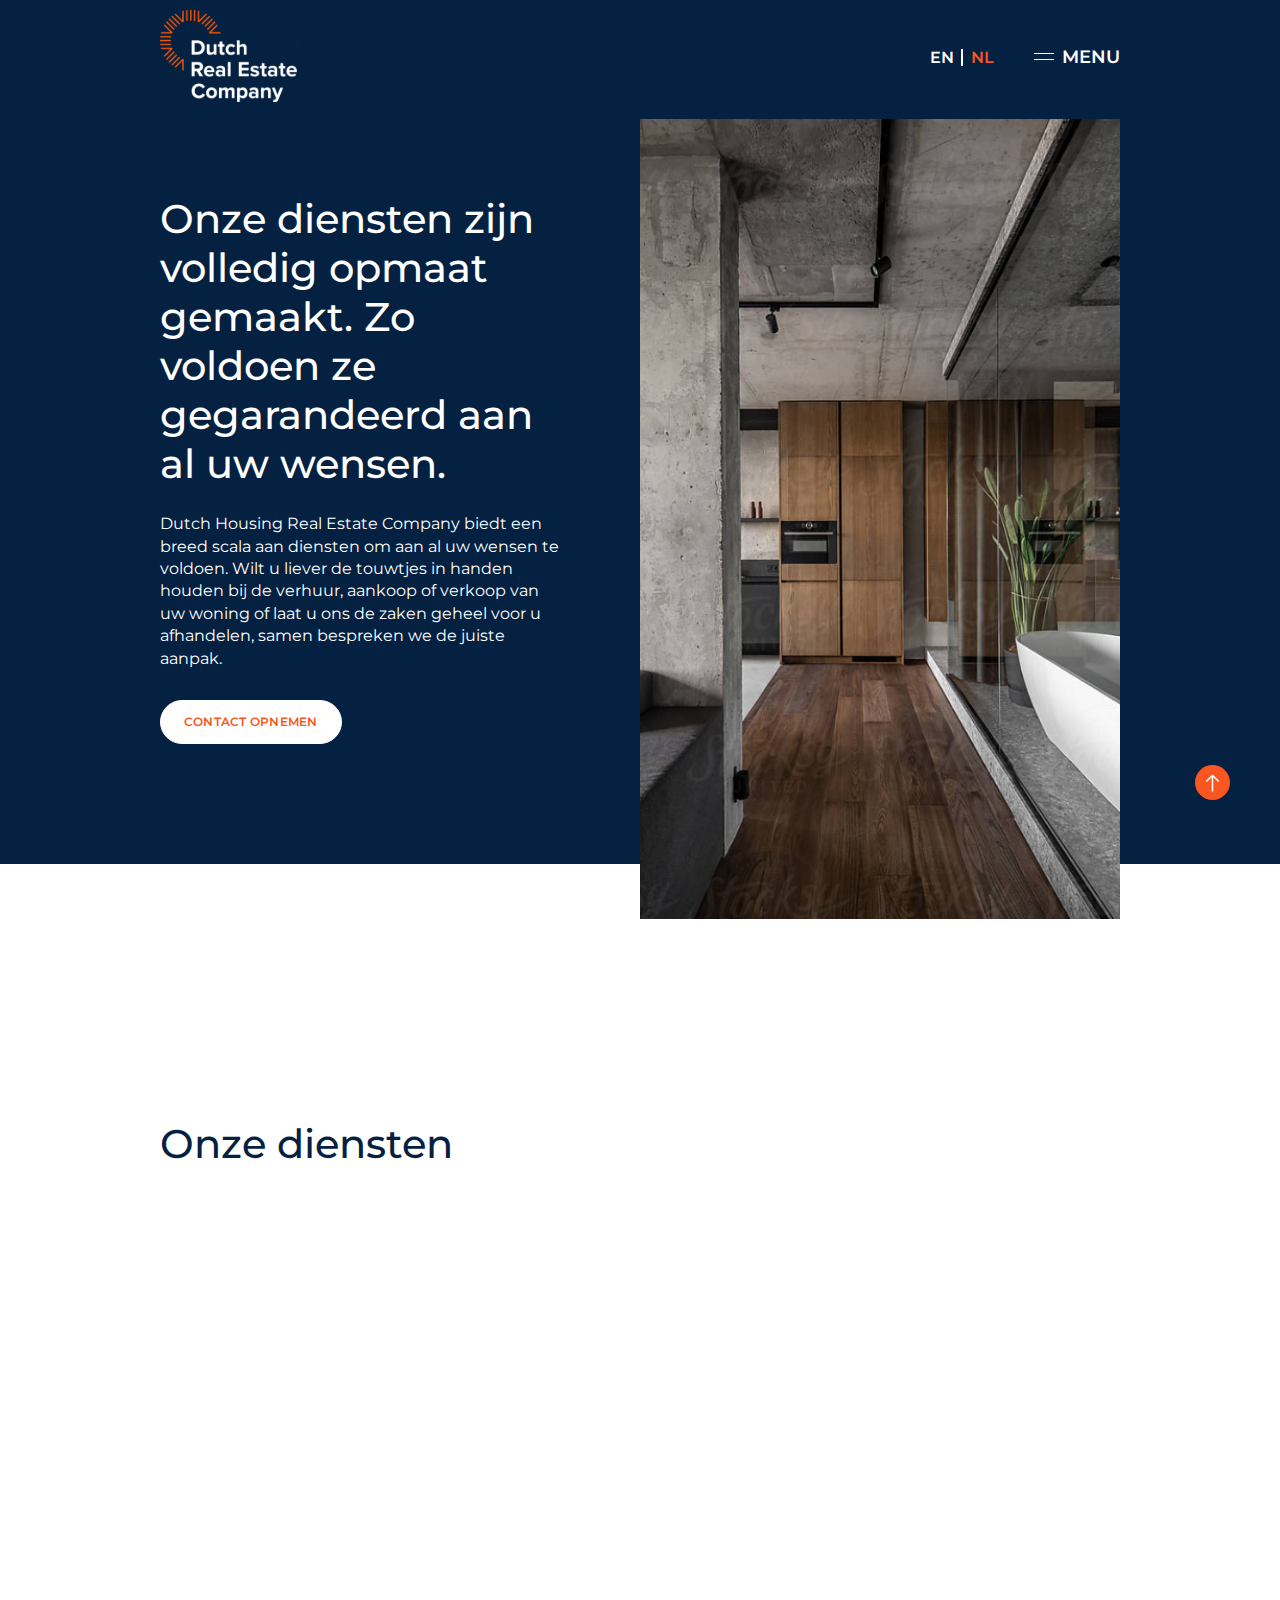
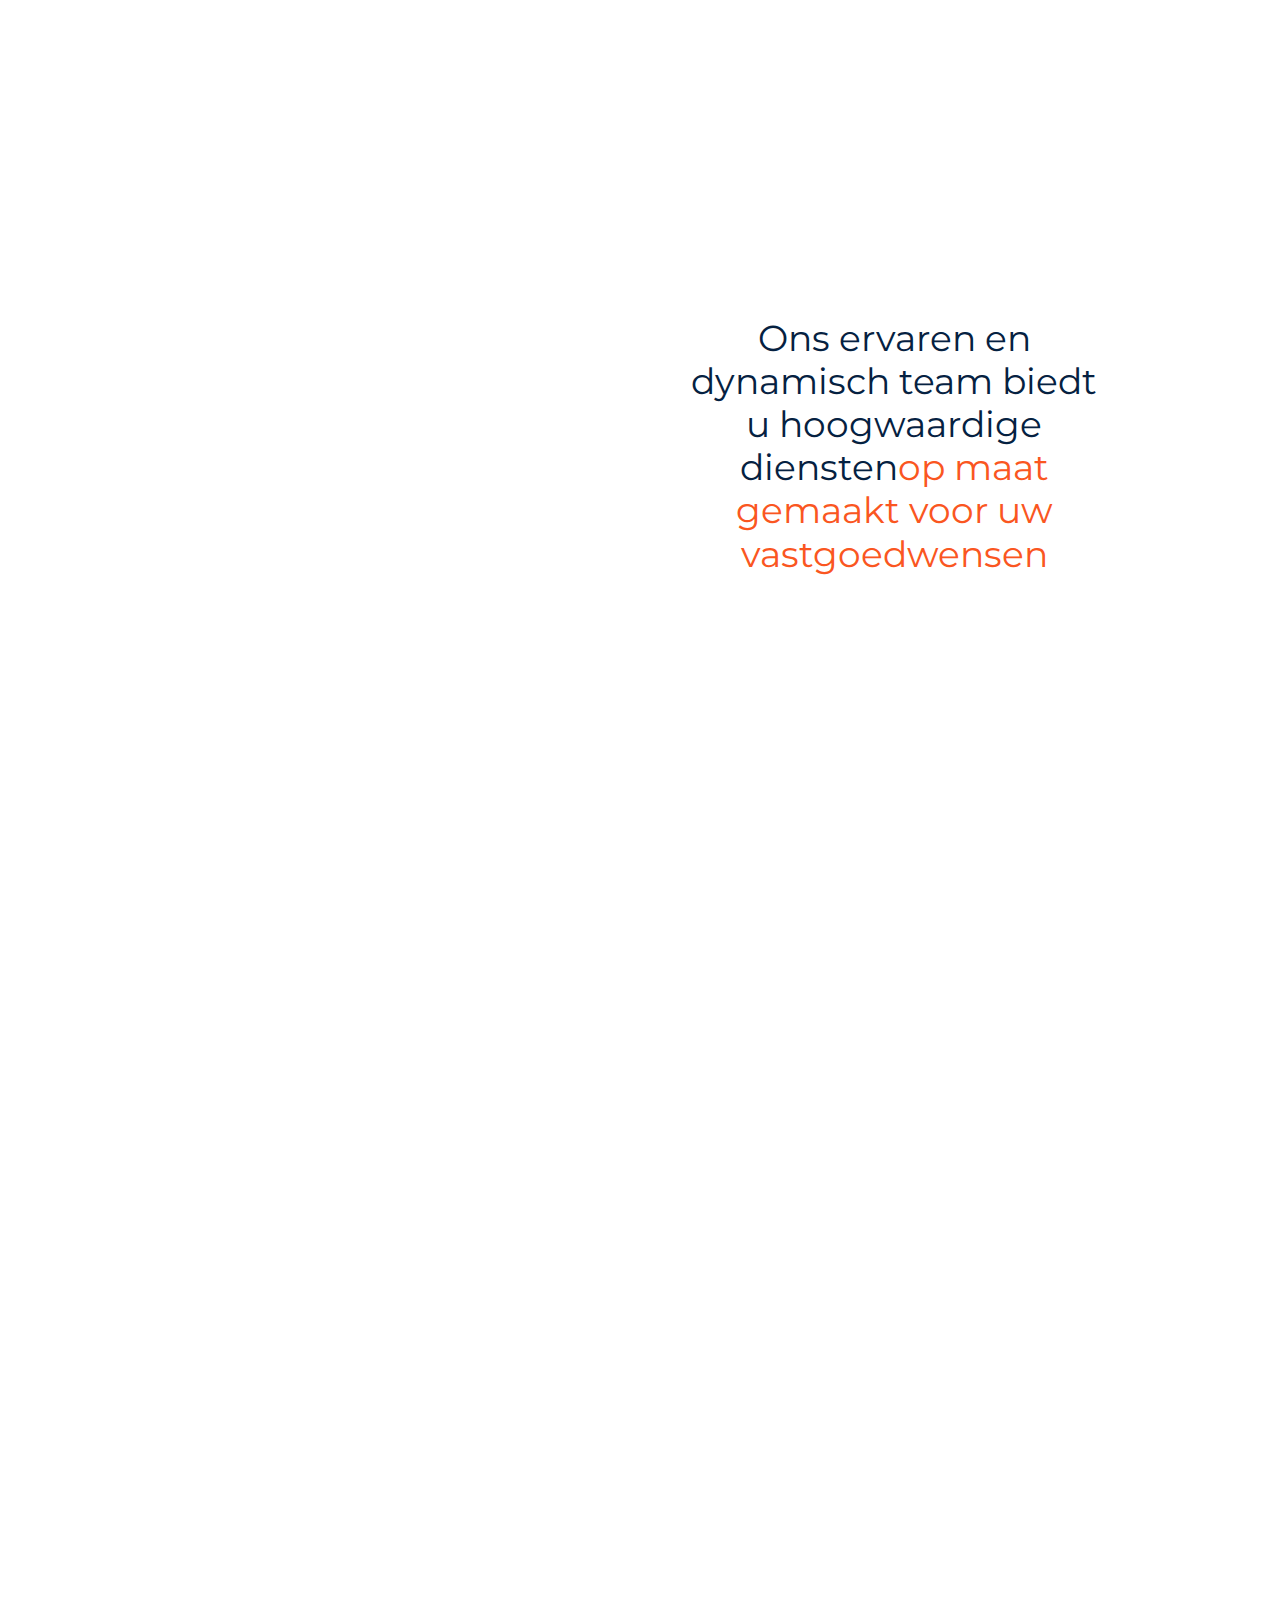
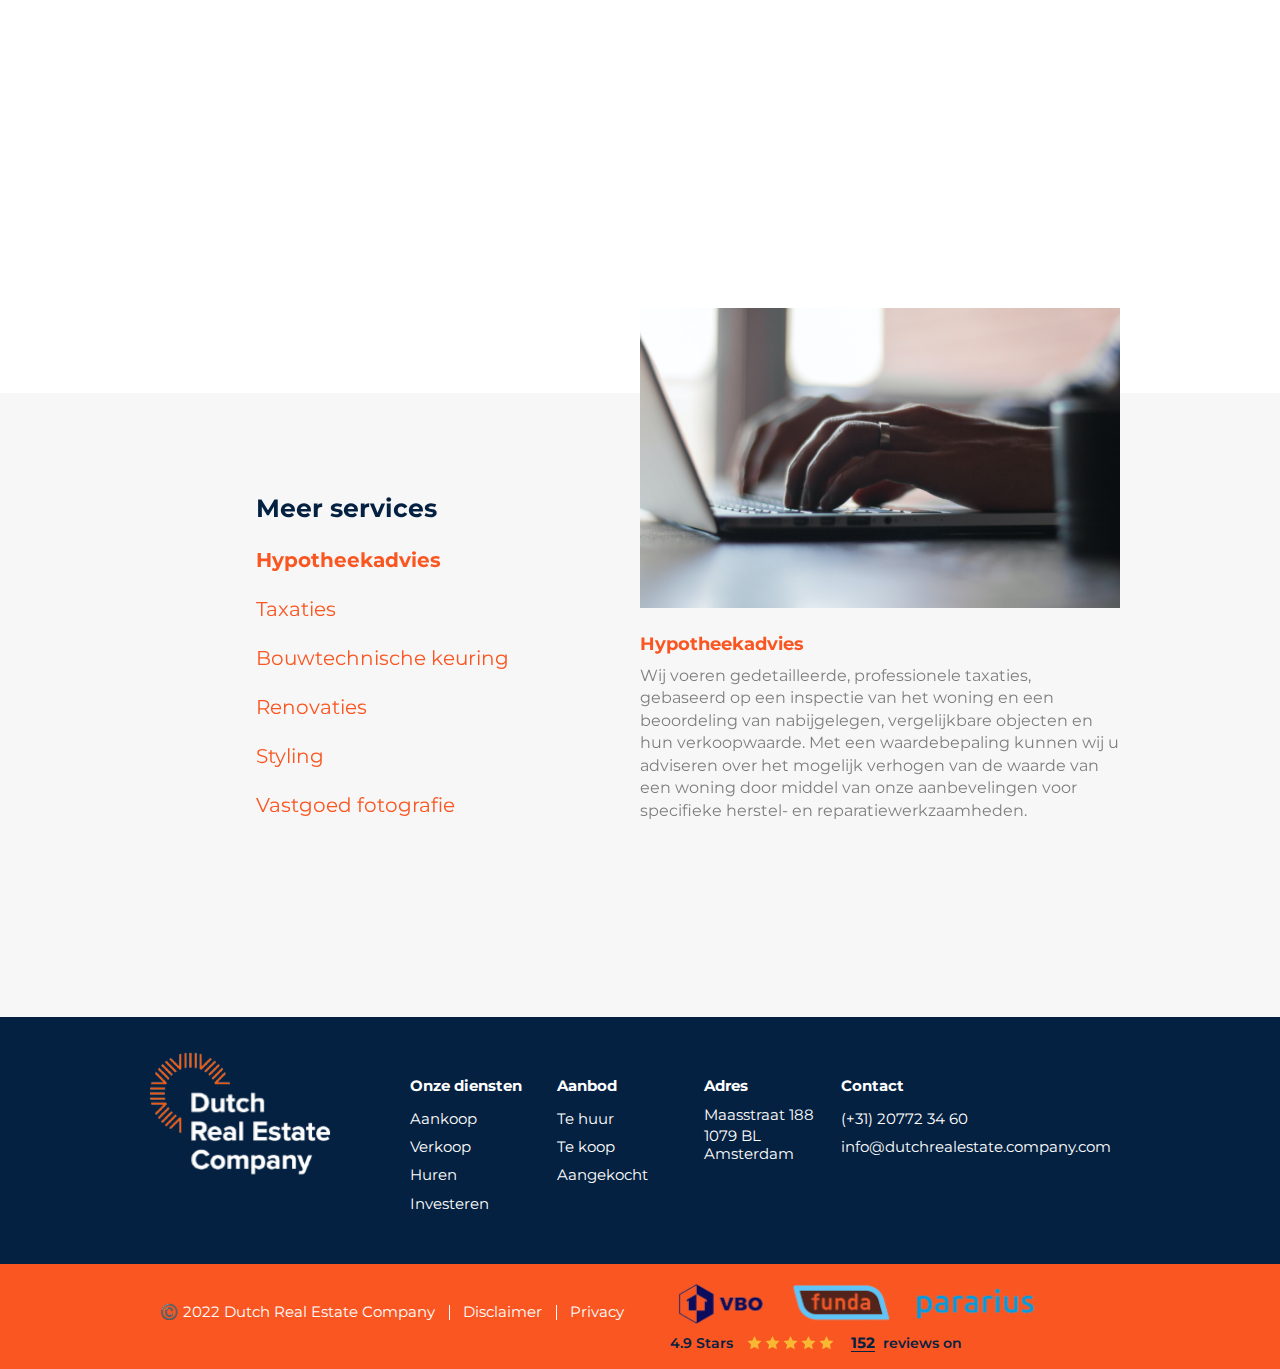
<file: html/services.html>
<!doctype html>
<html lang="en">
<head>
	<meta charset="UTF-8">
	<meta name="viewport"
				content="width=device-width, user-scalable=no, initial-scale=1.0, maximum-scale=1.0, minimum-scale=1.0">
	<meta http-equiv="X-UA-Compatible" content="ie=edge">
	<title>DREC</title>

	
	<!-- Main style -->
	<link rel="stylesheet" href="css/normalize.css"/>
	<link rel="preconnect" href="https://fonts.googleapis.com">
	<link rel="preconnect" href="https://fonts.gstatic.com" crossorigin>
	<link href="https://fonts.googleapis.com/css2?family=Montserrat:wght@300;400;500;600;700&display=swap" rel="stylesheet">
	<link rel="stylesheet" type="text/css" href="fonts/FA5PRO-master/css/all.css"/>
	<link rel="stylesheet" href="css/jquery.fancybox.min.css"/>
	<link rel="stylesheet" type="text/css" href="css/nice-select.css"/>
	<link rel="stylesheet" type="text/css" href="css/swiper.min.css"/>
	<link rel="stylesheet" type="text/css" href="css/aos.css"/>
	<link rel="stylesheet" type="text/css" href="css/styles.css"/>
	<link rel="stylesheet" type="text/css" href="css/responsive.css"/>
	
</head>
<body>

  <header class="header-blue">
		<div class="top-line">
			<div class="content-width">
				<div class="logo-wrap">
					<a href="index.html">
						<img src="img/logo-white.svg" alt="" class="logo-desk">
						<img src="img/logo-home.svg" alt="" class="logo-mob">
						<img src="img/logo-1.svg" alt="" class="logo-sticky">
					</a>
				</div>
				<div class="right">
					<div class="contact-line">
						<div class="tel-wrap">
							<ul>
								<li class="email"><a href="mailto:info@dutchrealestatecompany.com">info@dutchrealestatecompany.com</a></li>
								<li><a href="tel:+31207723460">(+31) 20 772 34 60</a></li>
							</ul>
						</div>
						<div class="lang-wrap">
							<ul>
								<li ><a href="#">en</a></li>
								<li class="current"><a href="#">nl</a></li>
							</ul>
						</div>
						<div class="open-menu">
							<a href="#">
								<div class="wrap">
									<span></span>
									<span></span>

								</div>
								<b>menu</b>
							</a>
						</div>
					</div>
					<nav class="top-menu">
						<ul>
							<li class="current"><a href="#">home</a></li>
							<li><a href="#">aanbod</a></li>
							<li><a href="#">diensten</a></li>
							<li><a href="#">expat service</a></li>
							<li><a href="#">over ons</a></li>
							<li><a href="#">blog</a></li>
							<li><a href="#">contact</a></li>
						</ul>
					</nav>
				</div>
			</div>
		</div>
  </header>

	<div class="menu-responsive" id="menu-responsive" style="display: none">

		<div class="wrap-block">
			<nav class="mob-menu">
				<ul>
					<li class="current"><a href="#">home</a></li>
					<li><a href="#">aanbod</a></li>
					<li><a href="#">diensten</a></li>
					<li><a href="#">expat service</a></li>
					<li><a href="#">over ons</a></li>
					<li><a href="#">blog</a></li>
					<li><a href="#">contact</a></li>
				</ul>
			</nav>

			<div class="tel-wrap">
				<ul>
					<li class="email"><a href="mailto:info@dutchrealestatecompany.com">info@dutchrealestatecompany.com</a></li>
					<li><a href="tel:+31207723460">(+31) 20 772 34 60</a></li>
				</ul>
			</div>

		</div>
	</div>

	<main>

		<section class="services-head">
			<div class="bg"></div>
			<div class="content-width">
				<div class="text" data-aos-delay="100" data-aos="fade-right">
					<h1>Onze diensten zijn volledig opmaat gemaakt. Zo voldoen ze gegarandeerd aan al uw wensen.</h1>
					<p>Dutch Housing Real Estate Company biedt een breed scala aan diensten om aan al uw wensen te voldoen. Wilt u liever de touwtjes in handen houden bij de verhuur, aankoop of verkoop van uw woning of laat u ons de zaken geheel voor u afhandelen, samen bespreken we de juiste aanpak.</p>
					<div class="btn-wrap">
						<a href="#" class="btn-default">contact opnemen</a>
					</div>
				</div>
				<figure data-aos-delay="600" data-aos="fade-up">
					<img src="img/img-11.jpg" alt="">
				</figure>
			</div>
		</section>
		
		<section class="about-services">
			<div class="content-width">
				<h2>Onze diensten</h2>
				<div class="content">
					<div class="item item-2" >
						<div class="wrap" data-aos-delay="100" data-aos="fade-up">
							<figure>
								<a href="#">
									<img src="img/img-12-1.jpg" alt="">
								</a>
							</figure>
							<div class="text">
								<h6>Een woning aankopen</h6>
								<p>Lorem ipsum dolor sit amet, consectetur adipiscing elit, sed do eiusmod tempor incididunt ut labore et dolore magna aliqua Lorem ipsum dolor sit amet, consectetur adipiscing elit, sed do eiusmod tempor incididunt ut labore et dolore magna aliqua Lorem ipsum dolor sit amet, consectetur adipiscing elit, sed do eiusmod tempor incididunt ut labore et dolore magna aliqua Lorem ipsum dolor sit amet, consectetur adipiscing elit, sed do eiusmod tempor incididunt ut labore et dolore magna aliqua</p>
								<div class="btn-wrap">
									<a href="#" class="btn-default btn-border-black">lees meer</a>
								</div>
							</div>
						</div>
						<div class="wrap" data-aos-delay="200" data-aos="fade-up">
							<figure>
								<a href="#">
									<img src="img/img-12-2.jpg" alt="">
								</a>
							</figure>
							<div class="text">
								<h6>Een woning verkopen</h6>
								<p>Lorem ipsum dolor sit amet, consectetur adipiscing elit, sed do eiusmod tempor incididunt ut labore et dolore magna aliqua Lorem ipsum dolor sit amet, consectetur adipiscing elit, sed do eiusmod tempor incididunt ut labore et dolore magna aliqua Lorem ipsum dolor sit amet, consectetur adipiscing elit, sed do eiusmod tempor incididunt ut labore et dolore magna aliqua Lorem ipsum dolor sit amet, consectetur adipiscing elit, sed do eiusmod tempor incididunt ut labore et dolore magna aliqua</p>
								<div class="btn-wrap">
									<a href="#" class="btn-default btn-border-black">lees meer</a>
								</div>
							</div>
						</div>
					</div>
					<div class="item item-1">
						<div class="wrap" data-aos-delay="300" data-aos="fade-up">
							<figure>
								<a href="#">
									<img src="img/img-12-3.jpg" alt="">
								</a>
							</figure>
							<div class="text">
								<h6>Een woning huren</h6>
								<p>Lorem ipsum dolor sit amet, consectetur adipiscing elit, sed do eiusmod tempor incididunt ut labore et dolore magna aliqua Lorem ipsum dolor sit amet, consectetur adipiscing elit, sed do eiusmod tempor incididunt ut labore et dolore magna aliqua Lorem ipsum dolor sit amet, consectetur adipiscing elit, sed do eiusmod tempor incididunt ut labore et dolore magna aliqua Lorem ipsum dolor sit amet, consectetur adipiscing elit, sed do eiusmod tempor incididunt ut labore et dolore magna aliqua</p>
								<div class="btn-wrap">
									<a href="#" class="btn-default btn-border-black">lees meer</a>
								</div>
							</div>
						</div>
					</div>
					<div class="item item-1 item-3">
						<div class="wrap" data-aos-delay="400" data-aos="fade-up">
							<figure>
								<a href="#">
									<img src="img/img-12-4.jpg" alt="">
								</a>
							</figure>
							<div class="text">
								<h6>Woning beheer</h6>
								<p>Lorem ipsum dolor sit amet, consectetur adipiscing elit, sed do eiusmod tempor incididunt ut labore et dolore magna aliqua Lorem ipsum dolor sit amet, consectetur adipiscing elit, sed do eiusmod tempor incididunt ut labore et dolore magna aliqua Lorem ipsum dolor sit amet, consectetur adipiscing elit, sed do eiusmod tempor incididunt ut labore et dolore magna aliqua Lorem ipsum dolor sit amet, consectetur adipiscing elit, sed do eiusmod tempor incididunt ut labore et dolore magna aliqua</p>
								<div class="btn-wrap">
									<a href="#" class="btn-default btn-border-black">lees meer</a>
								</div>
							</div>
						</div>
					</div>
					<div class="item-text item-1">
						<h3>Ons ervaren en dynamisch team biedt u  hoogwaardige diensten<b>op maat gemaakt voor uw vastgoedwensen</b></h3>
					</div>
				</div>
			</div>
		</section>

		<section class="contact" data-aos-delay="100" data-aos="fade-up">
			<div class="content-width">
				<figure>
					<div class="bg"></div>
					<img src="img/img-13.jpg" alt="">
				</figure>
				<div class="text">
					<h5>LISETTE VAN TILBURG</h5>
					<h6>Makelaar KRMT - Amstelveen e. o.</h6>
					<p>Wij zijn er om u van begin tot eind te begeleiden, onder andere met aanvullende diensten zoals hypotheekadvies, verzekeringen, interieurontwerp en renovaties</p>
					<div class="btn-wrap">
						<a href="tel:+0207723460" class="btn-default btn-blue"><img src="img/icon-6-1.svg" alt="">0207723460</a>
						<a href="mailto:info@drec.com" class="btn-default btn-border-black"><img src="img/icon-6-2.svg" alt="">info@drec.com</a>
					</div>
				</div>
			</div>
		</section>

		<section class="tab-services">
			<div class="bg"></div>
			<div class="content-width">
				<div class="tabs">
					<div class="left">
						<h3>Meer services</h3>
						<ul class="tabs-menu">
							<li>Hypotheekadvies</li>
							<li>Taxaties</li>
							<li>Bouwtechnische keuring</li>
							<li>Renovaties</li>
							<li>Styling</li>
							<li>Vastgoed fotografie</li>

						</ul>
					</div>

					<div class="tab-content">
						<div class="tab-item">
							<figure>
								<img src="img/img-14.jpg" alt="">
							</figure>
							<h6>Hypotheekadvies</h6>
							<p>Wij voeren gedetailleerde, professionele taxaties, gebaseerd op een inspectie van het woning en een beoordeling van nabijgelegen, vergelijkbare objecten en hun verkoopwaarde. Met een waardebepaling kunnen wij u adviseren over het mogelijk verhogen van de waarde van een woning door middel van onze aanbevelingen voor specifieke herstel- en reparatiewerkzaamheden.</p>
						</div>
						<div class="tab-item">
							<figure>
								<img src="img/img-14.jpg" alt="">
							</figure>
							<h6>Taxaties</h6>
							<p>Wij voeren gedetailleerde, professionele taxaties, gebaseerd op een inspectie van het woning en een beoordeling van nabijgelegen, vergelijkbare objecten en hun verkoopwaarde. Met een waardebepaling kunnen wij u adviseren over het mogelijk verhogen van de waarde van een woning door middel van onze aanbevelingen voor specifieke herstel- en reparatiewerkzaamheden.</p>
						</div>
						<div class="tab-item">
							<figure>
								<img src="img/img-14.jpg" alt="">
							</figure>
							<h6>Bouwtechnische keuring</h6>
							<p>Wij voeren gedetailleerde, professionele taxaties, gebaseerd op een inspectie van het woning en een beoordeling van nabijgelegen, vergelijkbare objecten en hun verkoopwaarde. Met een waardebepaling kunnen wij u adviseren over het mogelijk verhogen van de waarde van een woning door middel van onze aanbevelingen voor specifieke herstel- en reparatiewerkzaamheden.</p>
						</div>
						<div class="tab-item">
							<figure>
								<img src="img/img-14.jpg" alt="">
							</figure>
							<h6>Renovaties</h6>
							<p>Wij voeren gedetailleerde, professionele taxaties, gebaseerd op een inspectie van het woning en een beoordeling van nabijgelegen, vergelijkbare objecten en hun verkoopwaarde. Met een waardebepaling kunnen wij u adviseren over het mogelijk verhogen van de waarde van een woning door middel van onze aanbevelingen voor specifieke herstel- en reparatiewerkzaamheden.</p>
						</div>
						<div class="tab-item">
							<figure>
								<img src="img/img-14.jpg" alt="">
							</figure>
							<h6>Styling</h6>
							<p>Wij voeren gedetailleerde, professionele taxaties, gebaseerd op een inspectie van het woning en een beoordeling van nabijgelegen, vergelijkbare objecten en hun verkoopwaarde. Met een waardebepaling kunnen wij u adviseren over het mogelijk verhogen van de waarde van een woning door middel van onze aanbevelingen voor specifieke herstel- en reparatiewerkzaamheden.</p>
						</div>
						<div class="tab-item">
							<figure>
								<img src="img/img-14.jpg" alt="">
							</figure>
							<h6>Vastgoed fotografie</h6>
							<p>Wij voeren gedetailleerde, professionele taxaties, gebaseerd op een inspectie van het woning en een beoordeling van nabijgelegen, vergelijkbare objecten en hun verkoopwaarde. Met een waardebepaling kunnen wij u adviseren over het mogelijk verhogen van de waarde van een woning door middel van onze aanbevelingen voor specifieke herstel- en reparatiewerkzaamheden.</p>
						</div>

					</div>
				</div>
			</div>
		</section>
		
	</main>

	<div class="fix-block">
		<a href="#" class="top-site"><img src="img/icon-4.svg" alt=""></a>
	</div>

  <footer>
    <div class="content-width">
			<div class="content">
				<div class="logo-wrap">
					<a href="index.html">
						<img src="img/logo-footer.svg" alt="">
					</a>
				</div>
				<nav class="footer-menu">
					<ul>
						<li><h6>Onze diensten</h6></li>
						<li><a href="#">Aankoop</a></li>
						<li><a href="#">Verkoop</a></li>
						<li><a href="#">Huren</a></li>
						<li><a href="#">Investeren</a></li>
					</ul>

					<ul>
						<li><h6>Aanbod</h6></li>
						<li><a href="#">Te huur</a></li>
						<li><a href="#">Te koop</a></li>
						<li><a href="#">Aangekocht</a></li>
					</ul>

					<ul>
						<li><h6>Adres</h6></li>
						<li><p>Maasstraat 188</p></li>
						<li><p>1079 BL Amsterdam</p></li>
					</ul>

					<ul>
						<li><h6>Contact</h6></li>
						<li><a href="tel:+31207723460">(+31) 20772 34 60</a></li>
						<li><a href="mailto:info@dutchrealestate.company.com">info@dutchrealestate.company.com</a></li>
					</ul>
				</nav>
			</div>
    </div>
		<div class="bottom">
			<div class="content-width">
				<div class="left">
					<ul>
						<li><p>©️ 2022 Dutch Real Estate Company</p></li>
						<li><a href="#">Disclaimer</a></li>
						<li><a href="#">Privacy</a></li>
					</ul>
				</div>
				<div class="right">
					<ul>
						<li><img src="img/img-6-1.svg" alt=""></li>
						<li><img src="img/img-6-2.svg" alt=""></li>
						<li><img src="img/img-6-3.svg" alt=""></li>
					</ul>
					<div class="info">
						<p>4.9 Stars</p>
						<div class="wrap">
							<img src="img/star-1.svg" alt="">
							<img src="img/star-1.svg" alt="">
							<img src="img/star-1.svg" alt="">
							<img src="img/star-1.svg" alt="">
							<img src="img/star-1.svg" alt="">
						</div>
						<p><a href="#">152</a>reviews on</p>
					</div>
				</div>
			</div>
		</div>
  </footer>



	<div id="info-team" class="info-team-popup" style="display: none;">
		<div class="main">
			<div class="close-wrap">
				<a href="#" data-fancybox-close><img src="img/close.svg" alt=""></a>
			</div>
			<div class="content">
				<div class="left">
					<h5><img src="img/icon-5.svg" alt=""><span>INDRA <br>MANNIESING</span></h5>
					<h6>Oprichter/eigernaar</h6>
				</div>
				<div class="right">
					<figure>
						<img src="img/img-9.jpg" alt="">
					</figure>
					<div class="wrap">
						<p>Lorem ipsum dolor sit amet, consectetur adipiscing elit, sed do eiusmod tempor incididunt ut labore et dolore magna aliqua. Magna sit amet purus gravida quis blandit. Ut etiam sit amet nisl purus in mollis nunc sed.</p>

						<p>Cursus risus at ultrices mi tempus imperdiet nulla malesuada pellentesque. Nunc congue nisi vitae suscipit tellus mauris a diam maecenas. Placerat orci nulla pellentesque dignissim enim sit amet. Ante metus dictum at tempor commodo ullamcorper a. Mauris commodo quis imperdiet massa tincidunt nunc pulvinar sapien. Quam quisque id diam vel. Nunc aliquet bibendum enim facilisis gravida neque convallis. Pretium fusce id velit ut tortor pretium viverra suspendisse.</p>

						<p>Vestibulum sed arcu non odio euismod lacinia at quis. Elementum sagittis vitae et leo duis ut diam quam. Commodo quis imperdiet massa tincidunt. Est velit egestas dui id ornare arcu odio ut sem. Nunc scelerisque viverra mauris in aliquam. Leo a diam sollicitudin tempor id eu nisl nunc mi. Lectus arcu bibendum at varius vel pharetra. Mi sit amet mauris commodo quis imperdiet massa tincidunt.</p>

						<p>Lorem ipsum dolor sit amet, consectetur adipiscing elit, sed do eiusmod tempor incididunt ut labore et dolore magna aliqua. Magna sit amet purus gravida quis blandit. Ut etiam sit amet nisl purus in mollis nunc sed.Cursus risus at ultrices mi tempus imperdiet nulla malesuada pellentesque. Nunc congue nisi vitae suscipit tellus mauris a diam maecenas.</p>

						<p>Lorem ipsum dolor sit amet, consectetur adipiscing elit, sed do eiusmod tempor incididunt ut labore et dolore magna aliqua. Magna sit amet purus gravida quis blandit. Ut etiam sit amet nisl purus in mollis nunc sed. </p>
					</div>
				</div>

				<div class="bottom">
					<h6>Deel je contactgegevens zodat we contact met je kunnen opnemen:</h6>
					<form action="#" class="subscription-form">
						<label for="contact"></label>
						<input type="text" name="contact" id="contact" placeholder="Telefoonnnummer / E-mailadres">
						<button class="btn-default" type="submit">versturen</button>
					</form>

					<h6>Neem direct contact met ons op:</h6>
					<div class="btn-wrap">
						<a href="#" class="btn-default btn-orange">contact</a>
					</div>
				</div>

			</div>
		</div>
	</div>


  <script src="js/jquery.min.js"></script>
	<script src="js/swiper.js"></script>
	<script src="js/jquery.fancybox.min.js"></script>
	<script src="js/jquery.nice-select.min.js"></script>
	<script src="js/jquery.sticky.js"></script>
	<script src="js/cuttr.min.js"></script>
	<script src="js/aos.js"></script>
	<script src="js/script.js"></script>
</body>
</html>
</file>
<file: html/css/nice-select.css>
.nice-select {
  -webkit-tap-highlight-color: transparent;
  background-color: #fff;
  border-radius: 5px;
  border: solid 1px #e8e8e8;
  box-sizing: border-box;
  clear: both;
  cursor: pointer;
  display: block;
  float: left;
  font-family: inherit;
  font-size: 14px;
  font-weight: normal;
  height: 42px;
  line-height: 40px;
  outline: none;
  padding-left: 18px;
  padding-right: 30px;
  position: relative;
  text-align: left !important;
  -webkit-transition: all 0.2s ease-in-out;
  transition: all 0.2s ease-in-out;
  -webkit-user-select: none;
     -moz-user-select: none;
      -ms-user-select: none;
          user-select: none;
  white-space: nowrap;
  width: auto; }
  .nice-select:hover {
    border-color: #dbdbdb; }
  .nice-select:active, .nice-select.open, .nice-select:focus {
    border-color: #999; }
  .nice-select:after {
    border-bottom: 2px solid #999;
    border-right: 2px solid #999;
    content: '';
    display: block;
    height: 5px;
    margin-top: -4px;
    pointer-events: none;
    position: absolute;
    right: 12px;
    top: 50%;
    -webkit-transform-origin: 66% 66%;
        -ms-transform-origin: 66% 66%;
            transform-origin: 66% 66%;
    -webkit-transform: rotate(45deg);
        -ms-transform: rotate(45deg);
            transform: rotate(45deg);
    -webkit-transition: all 0.15s ease-in-out;
    transition: all 0.15s ease-in-out;
    width: 5px; }
  .nice-select.open:after {
    -webkit-transform: rotate(-135deg);
        -ms-transform: rotate(-135deg);
            transform: rotate(-135deg); }
  .nice-select.open .list {
    opacity: 1;
    pointer-events: auto;
    -webkit-transform: scale(1) translateY(0);
        -ms-transform: scale(1) translateY(0);
            transform: scale(1) translateY(0); }
  .nice-select.disabled {
    border-color: #ededed;
    color: #999;
    pointer-events: none; }
    .nice-select.disabled:after {
      border-color: #cccccc; }
  .nice-select.wide {
    width: 100%; }
    .nice-select.wide .list {
      left: 0 !important;
      right: 0 !important; }
  .nice-select.right {
    float: right; }
    .nice-select.right .list {
      left: auto;
      right: 0; }
  .nice-select.small {
    font-size: 12px;
    height: 36px;
    line-height: 34px; }
    .nice-select.small:after {
      height: 4px;
      width: 4px; }
    .nice-select.small .option {
      line-height: 34px;
      min-height: 34px; }
  .nice-select .list {
    background-color: #fff;
    border-radius: 5px;
    box-shadow: 0 0 0 1px rgba(68, 68, 68, 0.11);
    box-sizing: border-box;
    margin-top: 4px;
    opacity: 0;
    overflow: hidden;
    padding: 0;
    pointer-events: none;
    position: absolute;
    top: 100%;
    left: 0;
    -webkit-transform-origin: 50% 0;
        -ms-transform-origin: 50% 0;
            transform-origin: 50% 0;
    -webkit-transform: scale(0.75) translateY(-21px);
        -ms-transform: scale(0.75) translateY(-21px);
            transform: scale(0.75) translateY(-21px);
    -webkit-transition: all 0.2s cubic-bezier(0.5, 0, 0, 1.25), opacity 0.15s ease-out;
    transition: all 0.2s cubic-bezier(0.5, 0, 0, 1.25), opacity 0.15s ease-out;
    z-index: 9; }
    .nice-select .list:hover .option:not(:hover) {
      background-color: transparent !important; }
  .nice-select .option {
    cursor: pointer;
    font-weight: 400;
    line-height: 40px;
    list-style: none;
    min-height: 40px;
    outline: none;
    padding-left: 18px;
    padding-right: 29px;
    text-align: left;
    -webkit-transition: all 0.2s;
    transition: all 0.2s; }
    .nice-select .option:hover, .nice-select .option.focus, .nice-select .option.selected.focus {
      background-color: #f6f6f6; }
    .nice-select .option.selected {
      font-weight: bold; }
    .nice-select .option.disabled {
      background-color: transparent;
      color: #999;
      cursor: default; }

.no-csspointerevents .nice-select .list {
  display: none; }

.no-csspointerevents .nice-select.open .list {
  display: block; }
</file>
<file: html/css/styles.css>
@charset "UTF-8";
/*&:after {
  content: "";
  display: table;
  clear: both;}*/
body {
  font-family: 'Montserrat', sans-serif;
  scroll-behavior: smooth;
  font-style: normal;
  font-weight: 400;
  font-size: 18px;
  line-height: 140%;
  min-width: 320px;
  position: relative;
  background: #fff;
  max-width: 3000px;
  margin: auto;
  color: rgba(0, 0, 0, 0.5); }

header, section, footer {
  margin: auto; }

a {
  text-decoration: none; }
  a:focus {
    outline: none !important; }

a:hover, a:focus, a:active {
  text-decoration: none; }

* {
  -webkit-box-sizing: border-box;
  box-sizing: border-box;
  -webkit-font-smoothing: antialiased;
  -moz-osx-font-smoothing: grayscale; }

a, button {
  -webkit-transition: all .4s ease;
  transition: all .4s ease; }

figure {
  margin: 0; }
  figure img {
    width: auto;
    max-width: 100%;
    vertical-align: top; }

ul {
  margin: 0;
  padding: 0; }
  ul li {
    list-style-type: none; }

p, a {
  color: rgba(0, 0, 0, 0.5);
  margin: 0; }

input {
  -webkit-appearance: none !important;
  -moz-appearance: none !important;
  appearance: none !important; }

.content-width {
  width: 1720px;
  margin: auto; }

h1 {
  margin: 0 0 30px; }

h2 {
  font-style: normal;
  font-weight: 500;
  font-size: 40px;
  line-height: 49px;
  color: #052141;
  margin: 0 0 30px; }

h3 {
  margin: 0 0 30px; }

h4 {
  margin: 0 0 30px; }

h5 {
  margin: 0 0 10px; }

h6 {
  margin: 0 0 10px; }

input:invalid {
  -webkit-box-shadow: none;
          box-shadow: none; }

input, textarea, button {
  outline: none !important; }

/*------------------------------PAGE-HOME-----------------------------*/
header {
  position: relative;
  z-index: 99999; }

.header-home .top-line {
  background: #fff; }

.header-white .top-line {
  background: #fff; }

.top-line {
  padding: 10px 0; }
  .top-line .content-width {
    display: -webkit-box;
    display: -ms-flexbox;
    display: flex;
    -webkit-box-pack: justify;
        -ms-flex-pack: justify;
            justify-content: space-between; }
  .top-line .logo-wrap {
    width: 200px;
    position: relative;
    left: -45px; }
    .top-line .logo-wrap img {
      display: none; }
    .top-line .logo-wrap .logo-desk {
      display: block; }
  .top-line .right {
    width: calc(100% - 300px); }
  .top-line .contact-line {
    display: -webkit-box;
    display: -ms-flexbox;
    display: flex;
    -webkit-box-pack: end;
        -ms-flex-pack: end;
            justify-content: flex-end;
    padding-top: 22px; }
  .top-line .lang-wrap {
    margin-left: 50px; }
    .top-line .lang-wrap ul {
      display: -webkit-box;
      display: -ms-flexbox;
      display: flex;
      -webkit-box-align: center;
          -ms-flex-align: center;
              align-items: center; }
      .top-line .lang-wrap ul li a {
        font-style: normal;
        font-weight: 600;
        font-size: 16px;
        line-height: 20px;
        text-transform: uppercase;
        color: #052141; }
        .top-line .lang-wrap ul li a:hover {
          color: #FA5621; }
      .top-line .lang-wrap ul .current a {
        pointer-events: none;
        color: #FA5621 !important; }
      .top-line .lang-wrap ul li + li {
        position: relative;
        margin-left: 7px;
        padding-left: 10px; }
        .top-line .lang-wrap ul li + li:before {
          top: 4px;
          bottom: 4px;
          position: absolute;
          content: '';
          width: 2px;
          left: 0;
          background: #052141; }
  .top-line .tel-wrap ul {
    display: -webkit-box;
    display: -ms-flexbox;
    display: flex; }
    .top-line .tel-wrap ul li a {
      font-style: normal;
      font-weight: 500;
      font-size: 16px;
      line-height: 20px;
      text-transform: lowercase;
      color: #000000;
      display: inline-block;
      position: relative; }
      .top-line .tel-wrap ul li a:after {
        position: absolute;
        bottom: 0;
        left: 0;
        right: 0;
        height: 1px;
        content: '';
        background: #000;
        -webkit-transition: all .4s ease;
        transition: all .4s ease; }
      .top-line .tel-wrap ul li a:hover {
        color: #FA5621; }
        .top-line .tel-wrap ul li a:hover:after {
          background: #FA5621; }
    .top-line .tel-wrap ul .email a {
      color: #FA5621; }
      .top-line .tel-wrap ul .email a:after {
        background: #FA5621; }
      .top-line .tel-wrap ul .email a:hover {
        color: #000; }
        .top-line .tel-wrap ul .email a:hover:after {
          background: #000; }
    .top-line .tel-wrap ul li + li {
      position: relative;
      margin-left: 7px;
      padding-left: 8px; }
      .top-line .tel-wrap ul li + li:before {
        top: 6px;
        bottom: 2px;
        position: absolute;
        content: '';
        width: 2px;
        left: 0;
        background: #052141; }

.top-menu {
  padding-top: 20px; }
  .top-menu ul {
    display: -webkit-box;
    display: -ms-flexbox;
    display: flex;
    -webkit-box-pack: end;
        -ms-flex-pack: end;
            justify-content: flex-end; }
    .top-menu ul li + li {
      margin-left: 51px; }
    .top-menu ul li a {
      display: inline-block;
      position: relative;
      font-style: normal;
      font-weight: 600;
      font-size: 16px;
      line-height: 20px;
      text-transform: uppercase;
      color: #052141; }
      .top-menu ul li a:after {
        bottom: -10px;
        left: 50%;
        position: absolute;
        content: '';
        background: #FA5621;
        border-radius: 10px;
        width: 5px;
        height: 5px;
        margin-left: -2px;
        opacity: 0;
        -webkit-transition: all .4s ease;
        transition: all .4s ease; }
      .top-menu ul li a:hover {
        color: #FA5621; }
        .top-menu ul li a:hover:after {
          opacity: 1; }
    .top-menu ul li.current a {
      color: #FA5621 !important; }
      .top-menu ul li.current a:after {
        opacity: 1; }

.bg + * {
  position: relative;
  z-index: 1; }

.bg {
  position: absolute;
  top: 0;
  left: 0;
  right: 0;
  bottom: 0;
  overflow: hidden; }

.home-banner {
  position: relative;
  padding: 124px 0 125px;
  overflow: hidden;
  margin-bottom: 100px; }
  .home-banner .bg {
    right: 0;
    left: 92px;
    bottom: 75px; }
    .home-banner .bg img {
      width: 100%;
      height: 100%;
      -o-object-fit: cover;
         object-fit: cover; }
  .home-banner .content {
    margin-left: 55%;
    background: #052141;
    width: 750px;
    min-height: 755px;
    padding: 125px 100px; }
  .home-banner h1 {
    font-style: normal;
    font-weight: 500;
    font-size: 40px;
    line-height: 49px;
    color: #FFFFFF;
    margin-bottom: 51px; }
  .home-banner .btn-wrap {
    display: -webkit-box;
    display: -ms-flexbox;
    display: flex;
    -webkit-box-align: center;
        -ms-flex-align: center;
            align-items: center;
    -ms-flex-wrap: wrap;
        flex-wrap: wrap; }
    .home-banner .btn-wrap a + a {
      margin-left: 25px; }
  .home-banner figure {
    display: none; }
    .home-banner figure img {
      width: 100%;
      height: auto; }
  .home-banner .filter-line {
    position: relative;
    left: 240px;
    background: #fff;
    padding: 46px 85px;
    width: 1240px;
    margin: -235px 0 0; }
    .home-banner .filter-line .wrap {
      display: -webkit-box;
      display: -ms-flexbox;
      display: flex;
      -webkit-box-align: center;
          -ms-flex-align: center;
              align-items: center;
      -ms-flex-wrap: wrap;
          flex-wrap: wrap; }
    .home-banner .filter-line .item {
      width: 160px;
      margin-right: 25px; }
    .home-banner .filter-line .item-after-2 .current {
      position: relative; }
      .home-banner .filter-line .item-after-2 .current:after {
        position: relative;
        left: 0;
        top: -3px;
        font-size: 8px;
        color: rgba(0, 0, 0, 0.5);
        content: '2'; }
  .home-banner .submit-wrap {
    width: 142px; }
    .home-banner .submit-wrap button {
      width: 100%; }
      .home-banner .submit-wrap button img {
        -webkit-filter: invert(1);
                filter: invert(1); }
      .home-banner .submit-wrap button:hover img {
        -webkit-filter: invert(8%) sepia(87%) saturate(1732%) hue-rotate(196deg) brightness(95%) contrast(97%);
                filter: invert(8%) sepia(87%) saturate(1732%) hue-rotate(196deg) brightness(95%) contrast(97%); }

.home-banner .nice-select-1, .offer .nice-select-1 {
  width: 100%;
  padding: 0 25px 0 25px;
  font-style: normal;
  font-weight: 600;
  font-size: 12px;
  line-height: 42px;
  text-transform: uppercase;
  color: rgba(0, 0, 0, 0.5);
  border: 1px solid rgba(0, 0, 0, 0.3) !important;
  border-radius: 22px;
  text-align: center !important; }
.home-banner .nice-select-1.open, .offer .nice-select-1.open {
  border-radius: 22px 22px 0 0;
  border-bottom: 1px solid transparent; }
.home-banner .nice-select-1 .list, .offer .nice-select-1 .list {
  margin: -4px -1px 0;
  min-width: calc(100% + 2.22px);
  border: 1px solid rgba(0, 0, 0, 0.3) !important;
  border-radius: 0 0 22px 22px;
  border-top: none !important;
  width: 100%;
  text-align: center;
  -webkit-box-shadow: none;
          box-shadow: none; }
  .home-banner .nice-select-1 .list li, .offer .nice-select-1 .list li {
    text-align: center;
    padding: 0 25px;
    height: 24px;
    line-height: 24px;
    min-height: 24px;
    font-style: normal;
    font-weight: 600;
    font-size: 12px;
    position: relative;
    cursor: default; }
    .home-banner .nice-select-1 .list li a, .offer .nice-select-1 .list li a {
      display: inline-block;
      position: absolute;
      top: 7px;
      right: 10px;
      width: 12px;
      height: 12px;
      padding: 1px;
      background: url("../img/icon-2.svg") no-repeat center;
      background-size: 8px 8px;
      opacity: 0;
      visibility: hidden; }
      .home-banner .nice-select-1 .list li a:hover, .offer .nice-select-1 .list li a:hover {
        -webkit-transform: rotate(360deg);
                transform: rotate(360deg); }
.home-banner .nice-select-1 .option:hover, .home-banner .nice-select-1 .option.focus, .home-banner .nice-select-1 .option.selected.focus, .offer .nice-select-1 .option:hover, .offer .nice-select-1 .option.focus, .offer .nice-select-1 .option.selected.focus {
  background-color: #FA5621;
  color: #fff; }
.home-banner .nice-select-1 .option.selected, .offer .nice-select-1 .option.selected {
  background-color: #FA5621 !important;
  color: #fff; }
  .home-banner .nice-select-1 .option.selected a, .offer .nice-select-1 .option.selected a {
    opacity: 1;
    visibility: visible; }
.home-banner .nice-select-1 .list:hover .option:not(:hover).selected, .offer .nice-select-1 .list:hover .option:not(:hover).selected {
  background-color: #FA5621 !important; }
.home-banner .nice-select-1:after, .offer .nice-select-1:after {
  border-bottom: 2px solid #FA5621;
  border-right: 2px solid #FA5621;
  right: 20px; }

.input-wrap {
  position: relative;
  background: #fff; }
  .input-wrap label {
    position: absolute;
    left: 26px;
    top: 15px;
    -webkit-transition: all .4s ease;
    transition: all .4s ease;
    font-style: normal;
    font-weight: 600;
    font-size: 12px;
    line-height: 15px;
    text-transform: uppercase;
    color: rgba(0, 0, 0, 0.5); }
  .input-wrap input {
    position: relative;
    z-index: 1;
    background: transparent !important;
    outline: none !important;
    width: 100%;
    padding: 0 25px;
    font-style: normal;
    font-weight: 600;
    font-size: 12px;
    line-height: 42px;
    text-transform: uppercase;
    color: rgba(0, 0, 0, 0.5);
    border: 1px solid rgba(0, 0, 0, 0.3);
    border-radius: 35px;
    height: 44px; }
  .input-wrap .is-focus, .input-wrap .is-active {
    top: 2px;
    font-size: 8px;
    opacity: 0.7; }

.btn-default {
  display: inline-block;
  text-align: center;
  cursor: pointer;
  border: 1px solid #FFFFFF;
  background: #FFFFFF;
  border-radius: 35px;
  height: 44px;
  line-height: 42px;
  padding: 0 23px;
  font-style: normal;
  font-weight: 600;
  font-size: 12px;
  letter-spacing: 0.02em;
  text-transform: uppercase;
  color: #FA5621; }
  .btn-default img {
    margin-right: 10px;
    vertical-align: middle;
    position: relative;
    top: -1px; }
  .btn-default:hover {
    background: #052141;
    color: #fff; }

.btn-border {
  background: #052141;
  color: #fff; }
  .btn-border:hover {
    background: #fff;
    color: #FA5621; }

.btn-border-black {
  border: 1px solid #052141;
  color: #052141;
  background: transparent; }

.btn-orange {
  background: #FA5621;
  border-color: #FA5621;
  color: #fff; }
  .btn-orange:hover {
    color: #052141;
    background: #fff; }

.slider-width-auto {
  padding: 125px 0 5px;
  overflow: hidden; }
  .slider-width-auto .title {
    display: -webkit-box;
    display: -ms-flexbox;
    display: flex;
    -webkit-box-align: center;
        -ms-flex-align: center;
            align-items: center;
    margin-bottom: 50px; }
    .slider-width-auto .title a {
      position: relative;
      top: 2px;
      min-width: 160px; }
  .slider-width-auto h2 {
    margin: 0 50px 0 0; }

.slider-auto {
  overflow: visible; }
  .slider-auto .swiper-slide {
    width: 650px; }
  .slider-auto .item {
    -webkit-transition: all .4s ease;
    transition: all .4s ease;
    background: #FFFFFF; }
    .slider-auto .item:hover {
      -webkit-box-shadow: 0px 5px 15px 5px rgba(0, 0, 0, 0.05);
              box-shadow: 0px 5px 15px 5px rgba(0, 0, 0, 0.05); }
    .slider-auto .item figure {
      position: relative;
      height: 450px;
      margin-bottom: 25px; }
      .slider-auto .item figure .label {
        position: absolute;
        top: 25px;
        left: 20px;
        display: inline-block;
        background: #fff;
        padding: 0 26px;
        border-radius: 35px;
        font-style: normal;
        font-weight: 600;
        font-size: 12px;
        height: 40px;
        line-height: 40px;
        text-transform: uppercase;
        color: #052141; }
        .slider-auto .item figure .label:before {
          position: absolute;
          top: -5px;
          left: 1px;
          content: '';
          border-radius: 100%;
          background: #82D000;
          width: 19px;
          height: 19px; }
      .slider-auto .item figure .black-bg {
        background: #052141;
        color: #fff; }
      .slider-auto .item figure .red:before {
        background: #F02A2A; }
      .slider-auto .item figure img {
        width: 100%;
        height: 100%;
        -o-object-fit: cover;
           object-fit: cover; }
    .slider-auto .item .text {
      display: -webkit-box;
      display: -ms-flexbox;
      display: flex;
      -webkit-box-pack: justify;
          -ms-flex-pack: justify;
              justify-content: space-between;
      -ms-flex-wrap: wrap;
          flex-wrap: wrap;
      padding: 0 10px 20px; }
      .slider-auto .item .text .name {
        width: 50%; }
        .slider-auto .item .text .name h6 {
          font-style: normal;
          font-weight: 500;
          font-size: 22px;
          line-height: 27px;
          color: #052141;
          margin-bottom: 10px; }
        .slider-auto .item .text .name p {
          font-style: normal;
          font-weight: 500;
          font-size: 18px;
          line-height: 22px;
          color: #052141; }
      .slider-auto .item .text .cost {
        width: 50%; }
        .slider-auto .item .text .cost p {
          text-align: right;
          font-style: normal;
          font-weight: 500;
          font-size: 22px;
          line-height: 27px;
          color: #052141; }
  .slider-auto .item-inaccessible .text .name h6 {
    color: rgba(5, 33, 65, 0.5);
    position: relative;
    display: inline-block; }
    .slider-auto .item-inaccessible .text .name h6:after {
      position: absolute;
      top: 13px;
      left: -5px;
      right: -5px;
      content: '';
      height: 2px;
      background: #F02A2A; }
  .slider-auto .item-inaccessible .text .name p, .slider-auto .item-inaccessible .text .cost p {
    color: rgba(5, 33, 65, 0.5); }

.bg-grey {
  background: #F7F7F7; }

.services {
  padding: 175px 0 200px;
  position: relative; }
  .services .content {
    position: relative;
    z-index: 1; }
    .services .content .bg {
      right: 275px;
      background: #052141; }
  .services .wrap {
    width: 100%;
    display: -webkit-box;
    display: -ms-flexbox;
    display: flex;
    -webkit-box-pack: justify;
        -ms-flex-pack: justify;
            justify-content: space-between;
    -ms-flex-wrap: wrap;
        flex-wrap: wrap; }
  .services .text {
    width: 42%;
    padding: 50px 75px; }
    .services .text h2 {
      color: #fff;
      padding-left: 25px;
      margin-bottom: 25px; }
    .services .text ul li a {
      display: block;
      position: relative;
      padding: 25px 50px 25px 25px; }
      .services .text ul li a h6 {
        font-style: normal;
        font-weight: 600;
        font-size: 18px;
        line-height: 22px;
        color: #FA5621;
        margin-bottom: 8px; }
      .services .text ul li a p {
        font-style: normal;
        font-weight: 400;
        font-size: 18px;
        line-height: 140%;
        color: #FFFFFF;
        max-width: 420px; }
      .services .text ul li a img {
        position: absolute;
        right: 20px;
        top: 50%;
        -webkit-transform: translate(0, -50%);
                transform: translate(0, -50%); }
      .services .text ul li a:hover {
        background: rgba(255, 255, 255, 0.05); }
  .services figure {
    width: 58%;
    height: 645px;
    position: relative;
    overflow: hidden;
    margin-top: 50px; }
    .services figure .info {
      position: absolute;
      z-index: 3;
      bottom: 50px;
      left: 50px; }
      .services figure .info h2 {
        font-style: normal;
        font-weight: 500;
        font-size: 55px;
        line-height: 60px;
        color: #FFFFFF;
        max-width: 380px;
        margin-bottom: 50px; }
      .services figure .info .btn-wrap a {
        position: relative;
        background: transparent;
        width: 208px;
        height: 50px;
        line-height: 48px;
        font-size: 14px; }
        .services figure .info .btn-wrap a:after {
          position: absolute;
          top: 50%;
          left: calc(100% + 25px);
          width: 10000px;
          content: '';
          height: 1px;
          background: #fff; }
    .services figure img {
      width: 100%;
      height: 100%;
      -o-object-fit: cover;
         object-fit: cover; }

.reviews {
  padding: 200px 0 100px;
  overflow: hidden; }
  .reviews h2 {
    margin-bottom: 50px; }
  .reviews .swiper-slide {
    background: #052141;
    padding: 50px 50px 85px;
    width: 650px; }
    .reviews .swiper-slide h6 {
      font-style: normal;
      font-weight: 500;
      font-size: 22px;
      line-height: 27px;
      color: #FFFFFF;
      margin-bottom: 15px; }
    .reviews .swiper-slide .stars-wrap {
      margin-bottom: 10px;
      display: -webkit-box;
      display: -ms-flexbox;
      display: flex;
      -webkit-box-align: center;
          -ms-flex-align: center;
              align-items: center; }
      .reviews .swiper-slide .stars-wrap img {
        margin-right: 5px; }
    .reviews .swiper-slide p {
      font-style: normal;
      font-weight: 400;
      font-size: 18px;
      line-height: 140%;
      color: #FFFFFF; }
    .reviews .swiper-slide p.info {
      font-style: normal;
      font-weight: 400;
      font-size: 14px;
      line-height: 17px;
      color: rgba(255, 255, 255, 0.5);
      margin-bottom: 30px; }

.slider-reviews {
  overflow: visible; }

.img-text {
  padding: 100px 0 202px; }
  .img-text .content {
    display: -webkit-box;
    display: -ms-flexbox;
    display: flex;
    -webkit-box-pack: justify;
        -ms-flex-pack: justify;
            justify-content: space-between;
    -ms-flex-wrap: wrap;
        flex-wrap: wrap;
    -webkit-box-align: center;
        -ms-flex-align: center;
            align-items: center; }
  .img-text figure {
    width: 44%; }
    .img-text figure img {
      width: 100%;
      height: 100%;
      -o-object-fit: cover;
         object-fit: cover; }
  .img-text .text {
    width: 50%; }
    .img-text .text h2 {
      font-weight: 400;
      margin-bottom: 50px;
      max-width: 92%; }
      .img-text .text h2 b {
        font-weight: 400;
        color: #FA5621; }
    .img-text .text p {
      font-style: normal;
      font-weight: 400;
      font-size: 18px;
      line-height: 140%;
      color: rgba(0, 0, 0, 0.5);
      margin-bottom: 25px;
      max-width: 710px; }
  .img-text .btn-wrap {
    margin-top: 50px;
    display: -webkit-box;
    display: -ms-flexbox;
    display: flex;
    -webkit-box-align: center;
        -ms-flex-align: center;
            align-items: center;
    -ms-flex-wrap: wrap;
        flex-wrap: wrap; }
    .img-text .btn-wrap a + a {
      margin-left: 25px; }

.btn-blue {
  background: #052141;
  border-color: #052141;
  color: #fff; }
  .btn-blue:hover {
    background: transparent;
    color: #052141; }

.fix-block {
  position: fixed;
  z-index: 99;
  right: 100px;
  bottom: 100px; }
  .fix-block a {
    display: -webkit-box;
    display: -ms-flexbox;
    display: flex;
    -webkit-box-pack: center;
        -ms-flex-pack: center;
            justify-content: center;
    -webkit-box-align: center;
        -ms-flex-align: center;
            align-items: center;
    background: #FA5621;
    border-radius: 100%;
    width: 35px;
    height: 35px; }
    .fix-block a:hover {
      background: #052141; }

footer {
  background: #052141;
  padding: 60px 0 0; }
  footer .content {
    display: -webkit-box;
    display: -ms-flexbox;
    display: flex;
    -webkit-box-pack: justify;
        -ms-flex-pack: justify;
            justify-content: space-between;
    -ms-flex-wrap: wrap;
        flex-wrap: wrap; }
  footer .logo-wrap {
    width: 300px;
    margin-top: -40px;
    margin-left: -50px; }
  footer .footer-menu {
    width: calc(100% - 350px);
    display: -webkit-box;
    display: -ms-flexbox;
    display: flex;
    -ms-flex-wrap: wrap;
        flex-wrap: wrap;
    padding-bottom: 45px; }
    footer .footer-menu ul {
      width: 205px; }
      footer .footer-menu ul li {
        margin-bottom: 3px; }
        footer .footer-menu ul li a {
          font-style: normal;
          font-weight: 400;
          font-size: 15px;
          line-height: 18px;
          color: #FFFFFF; }
          footer .footer-menu ul li a:hover {
            color: #FA5621; }
        footer .footer-menu ul li p {
          font-style: normal;
          font-weight: 400;
          font-size: 15px;
          line-height: 18px;
          color: #FFFFFF; }
        footer .footer-menu ul li h6 {
          font-style: normal;
          font-weight: 700;
          font-size: 15px;
          line-height: 18px;
          color: #FFFFFF;
          margin-bottom: 11px; }
    footer .footer-menu ul + ul {
      margin-left: 50px; }
    footer .footer-menu ul:last-child {
      width: 300px;
      padding-left: 46px; }
  footer .bottom {
    padding: 15px 0;
    background: #FA5621; }
    footer .bottom .content-width {
      display: -webkit-box;
      display: -ms-flexbox;
      display: flex;
      -webkit-box-pack: justify;
          -ms-flex-pack: justify;
              justify-content: space-between;
      -ms-flex-wrap: wrap;
          flex-wrap: wrap;
      -webkit-box-align: center;
          -ms-flex-align: center;
              align-items: center; }
    footer .bottom .left {
      width: 500px;
      position: relative;
      top: -4px; }
      footer .bottom .left ul {
        display: -webkit-box;
        display: -ms-flexbox;
        display: flex;
        -ms-flex-wrap: wrap;
            flex-wrap: wrap;
        -webkit-box-align: start;
            -ms-flex-align: start;
                align-items: flex-start; }
        footer .bottom .left ul li {
          height: -webkit-fit-content;
          height: -moz-fit-content;
          height: fit-content;
          display: -webkit-box;
          display: -ms-flexbox;
          display: flex; }
          footer .bottom .left ul li p {
            font-style: normal;
            font-weight: 400;
            font-size: 15px;
            line-height: 18px;
            color: #FFFFFF; }
          footer .bottom .left ul li a {
            font-style: normal;
            font-weight: 400;
            font-size: 15px;
            line-height: 18px;
            color: #FFFFFF;
            display: inline-block; }
            footer .bottom .left ul li a:hover {
              color: #052141; }
        footer .bottom .left ul li + li {
          padding-left: 14px;
          margin-left: 14px;
          position: relative; }
          footer .bottom .left ul li + li:before {
            position: absolute;
            top: 2px;
            bottom: 1px;
            left: 0;
            content: '';
            width: 1px;
            background: #fff; }
    footer .bottom .right {
      width: calc(100% - 660px);
      display: -webkit-box;
      display: -ms-flexbox;
      display: flex;
      -ms-flex-wrap: wrap;
          flex-wrap: wrap; }
      footer .bottom .right ul {
        display: -webkit-box;
        display: -ms-flexbox;
        display: flex;
        -ms-flex-wrap: wrap;
            flex-wrap: wrap;
        margin-right: 100px; }
        footer .bottom .right ul li + li {
          margin-left: 24px; }
      footer .bottom .right .info {
        display: -webkit-box;
        display: -ms-flexbox;
        display: flex;
        -webkit-box-align: center;
            -ms-flex-align: center;
                align-items: center;
        position: relative;
        top: -2px; }
        footer .bottom .right .info p {
          font-style: normal;
          font-weight: 600;
          font-size: 14px;
          line-height: 17px;
          color: #052141; }
          footer .bottom .right .info p a {
            display: inline-block;
            position: relative;
            font-style: normal;
            font-weight: 700;
            font-size: 15px;
            line-height: 18px;
            color: #052141;
            margin-right: 8px; }
            footer .bottom .right .info p a:after {
              position: absolute;
              bottom: 0;
              left: 0;
              right: 0;
              content: '';
              height: 1px;
              background: #052141;
              -webkit-transition: all .4s ease;
              transition: all .4s ease; }
            footer .bottom .right .info p a:hover {
              color: #fff; }
              footer .bottom .right .info p a:hover:after {
                background: #fff; }
        footer .bottom .right .info .wrap {
          margin: 0 14px;
          display: -webkit-box;
          display: -ms-flexbox;
          display: flex;
          -webkit-box-align: center;
              -ms-flex-align: center;
                  align-items: center; }
          footer .bottom .right .info .wrap img {
            margin-right: 3px; }

.open-menu {
  display: none; }

.services figure .wrap {
  display: none;
  height: 100%; }
.services figure .wrap:first-child {
  display: block; }

/*-----------------------------END-PAGE-HOME-----------------------------*/
/*------------------------------PAGE-ABOUT-----------------------------*/
.top-line .logo-wrap img {
  max-width: 194px; }

.header-blue .top-line {
  background: #052141; }

.header-blue {
  background: #052141; }
  .header-blue .top-line .lang-wrap ul li a {
    color: #fff; }
  .header-blue .top-line .lang-wrap ul li + li:before {
    background: #fff; }
  .header-blue .top-line .tel-wrap ul li a {
    color: #fff; }
    .header-blue .top-line .tel-wrap ul li a:after {
      background: #fff; }
    .header-blue .top-line .tel-wrap ul li a:hover {
      color: #FA5621; }
      .header-blue .top-line .tel-wrap ul li a:hover:after {
        background: #FA5621; }
  .header-blue .top-line .tel-wrap ul li.email a {
    color: #FA5621; }
    .header-blue .top-line .tel-wrap ul li.email a:after {
      background: #FA5621; }
    .header-blue .top-line .tel-wrap ul li.email a:hover {
      color: #fff; }
      .header-blue .top-line .tel-wrap ul li.email a:hover:after {
        background: #fff; }
  .header-blue .top-menu ul li a {
    color: #fff; }

.about {
  position: relative;
  padding: 115px 0 100px; }
  .about .bg-top {
    position: absolute;
    top: 0;
    left: 0;
    right: 0;
    height: 650px;
    background: #052141; }
  .about .content-width {
    position: relative;
    z-index: 1; }
  .about h1 {
    font-style: normal;
    font-weight: 500;
    font-size: 40px;
    line-height: 49px;
    color: #FFFFFF;
    width: 480px;
    margin-bottom: 25px; }
  .about .top {
    margin-bottom: 50px; }
    .about .top p {
      font-style: normal;
      font-weight: 400;
      font-size: 16px;
      line-height: 140%;
      color: #FFFFFF;
      width: 780px; }
  .about .content {
    display: grid;
    grid-template-columns: 1fr 1fr 1fr 1fr;
    grid-gap: 70px 50px; }
  .about .item a figure {
    width: 100%;
    position: relative;
    padding-top: 100%;
    margin-bottom: 25px; }
    .about .item a figure > img {
      position: absolute;
      top: 0;
      left: 0;
      width: 100%;
      height: 100%;
      -o-object-fit: cover;
         object-fit: cover;
      -webkit-transition: all .6s ease;
      transition: all .6s ease;
      z-index: 1;
      -webkit-transform-origin: top left;
              transform-origin: top left; }
    .about .item a figure .icon-wrap {
      position: absolute;
      bottom: 0;
      right: 0; }
      .about .item a figure .icon-wrap img {
        -webkit-transition: all .6s ease;
        transition: all .6s ease;
        -webkit-transform: rotate(180deg);
                transform: rotate(180deg); }
  .about .item a h6 {
    font-style: normal;
    font-weight: 500;
    font-size: 22px;
    line-height: 27px;
    color: #052141;
    margin-bottom: 10px;
    -webkit-transition: all .4s ease;
    transition: all .4s ease; }
  .about .item a p {
    font-style: normal;
    font-weight: 400;
    font-size: 18px;
    line-height: 22px;
    -webkit-transition: all .4s ease;
    transition: all .4s ease;
    color: #052141; }
  .about .item a:hover h6 {
    color: #FA5621; }
  .about .item a:hover p {
    color: #FA5621; }
  .about .item a:hover figure > img {
    -webkit-transform: scale(0.91);
            transform: scale(0.91); }
  .about .item a:hover figure .icon-wrap img {
    -webkit-transform: rotate(0);
            transform: rotate(0); }

.nice-select-1 {
  -webkit-tap-highlight-color: transparent;
  background-color: #fff;
  border-radius: 5px;
  border: solid 1px #e8e8e8;
  -webkit-box-sizing: border-box;
          box-sizing: border-box;
  clear: both;
  cursor: pointer;
  display: block;
  float: left;
  font-family: inherit;
  font-size: 14px;
  font-weight: normal;
  height: 42px;
  line-height: 40px;
  outline: none;
  padding-left: 18px;
  padding-right: 30px;
  position: relative;
  text-align: left !important;
  -webkit-transition: all 0.2s ease-in-out;
  transition: all 0.2s ease-in-out;
  -webkit-user-select: none;
  -moz-user-select: none;
  -ms-user-select: none;
  user-select: none;
  white-space: nowrap;
  width: auto; }

.nice-select-1:after {
  border-bottom: 2px solid #999;
  border-right: 2px solid #999;
  content: '';
  display: block;
  height: 5px;
  margin-top: -4px;
  pointer-events: none;
  position: absolute;
  right: 12px;
  top: 50%;
  -webkit-transform-origin: 66% 66%;
  transform-origin: 66% 66%;
  -webkit-transform: rotate(45deg);
  transform: rotate(45deg);
  -webkit-transition: all 0.15s ease-in-out;
  transition: all 0.15s ease-in-out;
  width: 5px; }

.nice-select-1 .list {
  background-color: #fff;
  border-radius: 5px;
  -webkit-box-shadow: 0 0 0 1px rgba(68, 68, 68, 0.11);
          box-shadow: 0 0 0 1px rgba(68, 68, 68, 0.11);
  -webkit-box-sizing: border-box;
          box-sizing: border-box;
  margin-top: 4px;
  opacity: 0;
  overflow: hidden;
  padding: 0;
  pointer-events: none;
  position: absolute;
  top: 100%;
  left: 0;
  -webkit-transform-origin: 50% 0;
  transform-origin: 50% 0;
  -webkit-transform: scale(0.75) translateY(-21px);
  transform: scale(0.75) translateY(-21px);
  -webkit-transition: all 0.2s cubic-bezier(0.5, 0, 0, 1.25), opacity 0.15s ease-out;
  transition: all 0.2s cubic-bezier(0.5, 0, 0, 1.25), opacity 0.15s ease-out;
  z-index: 9; }

.nice-select-1 .option {
  cursor: pointer;
  font-weight: 400;
  line-height: 40px;
  list-style: none;
  min-height: 40px;
  outline: none;
  padding-left: 18px;
  padding-right: 29px;
  text-align: left;
  -webkit-transition: all 0.2s;
  transition: all 0.2s; }

.nice-select-1.open .list {
  opacity: 1;
  pointer-events: auto;
  -webkit-transform: scale(1) translateY(0);
  transform: scale(1) translateY(0); }

.form-img {
  position: relative;
  background: #F7F7F7;
  margin-top: 100px; }
  .form-img figure {
    display: none; }
  .form-img .bg img {
    top: 0;
    right: 0;
    width: 49.6%;
    height: 100%;
    -o-object-fit: cover;
       object-fit: cover;
    position: absolute; }
  .form-img .content {
    width: 50%;
    padding: 100px 100px 80px 10px; }
  .form-img h3 {
    font-style: normal;
    font-weight: 700;
    font-size: 25px;
    line-height: 30px;
    color: #052141;
    margin-bottom: 20px; }
  .form-img p {
    font-style: normal;
    font-weight: 400;
    font-size: 16px;
    line-height: 20px;
    color: rgba(5, 33, 65, 0.7);
    margin-bottom: 30px;
    min-height: 40px; }
  .form-img h6 {
    font-style: normal;
    font-weight: 700;
    font-size: 18px;
    line-height: 22px;
    color: #FA5621;
    margin-bottom: 20px; }

.form-default {
  display: -webkit-box;
  display: -ms-flexbox;
  display: flex;
  -webkit-box-pack: justify;
      -ms-flex-pack: justify;
          justify-content: space-between;
  -ms-flex-wrap: wrap;
      flex-wrap: wrap; }
  .form-default .input-wrap {
    margin-bottom: 15px;
    background: #fff;
    border-radius: 0;
    width: 100%; }
    .form-default .input-wrap input {
      border-radius: 0;
      height: 50px;
      line-height: 50px;
      border: none !important;
      padding: 0 17px; }
    .form-default .input-wrap textarea {
      position: relative;
      z-index: 2;
      border: none !important;
      outline: none !important;
      resize: none;
      width: 100%;
      padding: 20px 25px;
      font-style: normal;
      font-weight: 400;
      font-size: 15px;
      line-height: 18px;
      height: 146px;
      color: rgba(5, 33, 65, 0.7);
      background: transparent !important; }
    .form-default .input-wrap label {
      top: 17px;
      left: 17px;
      font-size: 15px;
      white-space: nowrap;
      font-weight: 400;
      text-transform: inherit; }
  .form-default .input-wrap-50 {
    width: 48.5%; }
  .form-default .nice-select {
    width: 100%;
    border: none !important;
    height: 50px;
    line-height: 50px;
    position: relative;
    z-index: 2;
    background: transparent;
    padding-left: 17px; }
    .form-default .nice-select:after {
      border-bottom: 2px solid #FA5621;
      border-right: 2px solid #FA5621;
      right: 16px; }
  .form-default .nice-select .option.disabled {
    display: none; }
  .form-default .nice-select .list {
    width: 100%; }
  .form-default .input-wrap .is-focus, .form-default .input-wrap .is-active {
    top: 2px;
    font-size: 8px; }
  .form-default .input-wrap-check {
    width: 100%;
    margin-top: -5px;
    margin-bottom: 23px; }
    .form-default .input-wrap-check label {
      display: inline-block;
      position: relative;
      font-style: normal;
      font-weight: 400;
      font-size: 15px;
      line-height: 18px;
      color: rgba(5, 33, 65, 0.7);
      padding-left: 27px;
      cursor: pointer; }
      .form-default .input-wrap-check label:before {
        position: absolute;
        top: -2px;
        left: 0;
        content: '';
        width: 20px;
        height: 20px;
        background: #fff; }
    .form-default .input-wrap-check input:checked + label:after {
      position: absolute;
      top: 3px;
      left: 5px;
      width: 10px;
      height: 10px;
      content: '';
      background: #FA5621; }
    .form-default .input-wrap-check input {
      position: absolute;
      opacity: 0;
      cursor: pointer;
      z-index: 2;
      top: 0;
      left: 0;
      right: 0;
      bottom: 0;
      visibility: hidden; }
  .form-default .input-submit button {
    min-width: 180px; }
  .form-default .select-wrap {
    position: relative;
    z-index: 1;
    -webkit-transition: all .4s ease;
    transition: all .4s ease; }
    .form-default .select-wrap:hover, .form-default .select-wrap:focus {
      z-index: 3; }
  .form-default .is-select label {
    top: 2px;
    font-size: 8px; }

.is-bg-white .fancybox-container {
  z-index: 99999999; }
.is-bg-white .fancybox-bg {
  background: rgba(255, 255, 255, 0.8); }
.is-bg-white .fancybox-slide--html {
  padding: 0; }

.info-team-popup {
  height: 100%;
  max-height: 100%;
  overflow: auto;
  background: #052141;
  width: 1140px;
  left: 50%;
  -webkit-transform: translate(-59%, 0);
          transform: translate(-59%, 0);
  padding: 150px 100px 100px;
  position: relative; }
  .info-team-popup .fancybox-button {
    display: none; }
  .info-team-popup .close-wrap {
    position: absolute;
    top: 55px;
    right: 100px; }
    .info-team-popup .close-wrap a {
      display: -webkit-box;
      display: -ms-flexbox;
      display: flex;
      -webkit-box-pack: center;
          -ms-flex-pack: center;
              justify-content: center;
      -webkit-box-align: center;
          -ms-flex-align: center;
              align-items: center;
      width: 45px;
      height: 45px;
      border: 1px solid #FFFFFF;
      background: #052141; }
      .info-team-popup .close-wrap a:hover {
        background: #fff; }
  .info-team-popup .content {
    display: -webkit-box;
    display: -ms-flexbox;
    display: flex;
    -webkit-box-pack: justify;
        -ms-flex-pack: justify;
            justify-content: space-between;
    -ms-flex-wrap: wrap;
        flex-wrap: wrap; }
    .info-team-popup .content .left {
      width: 42%; }
      .info-team-popup .content .left h5 {
        position: relative;
        margin-bottom: 15px; }
        .info-team-popup .content .left h5 img {
          position: absolute;
          top: -40px;
          left: -45px; }
        .info-team-popup .content .left h5 span {
          display: inline-block;
          width: 320px;
          font-style: normal;
          font-weight: 500;
          font-size: 40px;
          line-height: 49px;
          color: #FFFFFF;
          background: #052141;
          position: relative;
          padding: 0 3px;
          z-index: 2; }
      .info-team-popup .content .left h6 {
        font-style: normal;
        font-weight: 400;
        font-size: 25px;
        line-height: 30px;
        color: #FFFFFF; }
    .info-team-popup .content .right {
      width: 56.5%; }
      .info-team-popup .content .right figure {
        margin-bottom: 25px; }
        .info-team-popup .content .right figure img {
          width: 100%;
          height: auto; }
      .info-team-popup .content .right p {
        font-style: normal;
        font-weight: 400;
        font-size: 20px;
        line-height: 140%;
        color: #FFFFFF;
        margin-bottom: 20px; }
      .info-team-popup .content .right p:last-child {
        margin-bottom: 0; }
    .info-team-popup .content .bottom {
      border-top: 1px solid #FA5621;
      padding-top: 50px;
      margin-top: 50px;
      width: 100%; }
      .info-team-popup .content .bottom h6 {
        font-style: normal;
        font-weight: 400;
        font-size: 25px;
        line-height: 30px;
        color: #FFFFFF;
        margin-bottom: 25px; }

.subscription-form {
  width: 100%;
  position: relative;
  margin-bottom: 50px; }
  .subscription-form label {
    display: none; }
  .subscription-form input {
    width: 100%;
    border: 1px solid #FFFFFF;
    border-radius: 35px;
    height: 50px;
    line-height: 48px;
    padding: 0 200px 0 20px;
    font-style: normal;
    font-weight: 400;
    font-size: 15px;
    color: #FFFFFF;
    outline: none !important;
    background: transparent; }
  .subscription-form button {
    position: absolute;
    top: 0;
    right: 0;
    height: 50px;
    line-height: 48px;
    min-width: 180px;
    color: #052141; }
    .subscription-form button:hover {
      color: #fff; }

.form-default .is-select label {
  top: 2px;
  font-size: 8px; }

.info-team-popup .btn-wrap a {
  min-width: 180px; }

.subscription-form input::-webkit-input-placeholder {
  color: #fff; }

.subscription-form input::-moz-placeholder {
  color: #fff; }

.subscription-form input:-ms-input-placeholder {
  color: #fff; }

.subscription-form input:-moz-placeholder {
  color: #fff; }

/*-----------------------------END-PAGE-ABOUT-----------------------------*/
/*----------------------------PAGE-SERVICES-----------------------------*/
.services-head {
  position: relative;
  padding: 0 0 30px; }
  .services-head .bg {
    bottom: 85px;
    background: #052141; }
  .services-head .content-width {
    display: -webkit-box;
    display: -ms-flexbox;
    display: flex;
    -webkit-box-pack: justify;
        -ms-flex-pack: justify;
            justify-content: space-between;
    -ms-flex-wrap: wrap;
        flex-wrap: wrap;
    -webkit-box-align: center;
        -ms-flex-align: center;
            align-items: center; }
  .services-head .text {
    width: 510px;
    padding-bottom: 175px; }
  .services-head h1 {
    font-style: normal;
    font-weight: 500;
    font-size: 40px;
    line-height: 49px;
    color: #FFFFFF;
    margin-bottom: 25px; }
  .services-head p {
    font-style: normal;
    font-weight: 400;
    font-size: 16px;
    line-height: 140%;
    color: #fff;
    margin-bottom: 30px; }
  .services-head figure {
    width: 50%;
    height: 930px; }
    .services-head figure img {
      width: 100%;
      height: 100%;
      -o-object-fit: cover;
         object-fit: cover; }

.about-services {
  padding: 170px 0 113px; }
  .about-services h2 {
    margin-bottom: 50px; }
  .about-services .content {
    display: -webkit-box;
    display: -ms-flexbox;
    display: flex;
    -webkit-box-pack: justify;
        -ms-flex-pack: justify;
            justify-content: space-between;
    -ms-flex-wrap: wrap;
        flex-wrap: wrap; }
  .about-services .item {
    display: -webkit-box;
    display: -ms-flexbox;
    display: flex;
    -webkit-box-pack: justify;
        -ms-flex-pack: justify;
            justify-content: space-between;
    -ms-flex-wrap: wrap;
        flex-wrap: wrap;
    width: 50%;
    margin-bottom: 70px; }
    .about-services .item .wrap {
      width: 100%; }
    .about-services .item figure {
      overflow: hidden;
      margin-bottom: 25px; }
      .about-services .item figure img {
        width: 100%;
        height: 500px;
        -o-object-fit: cover;
           object-fit: cover; }
    .about-services .item h6 {
      font-style: normal;
      font-weight: 700;
      font-size: 18px;
      line-height: 22px;
      color: #FA5621;
      margin-bottom: 10px; }
    .about-services .item p {
      font-style: normal;
      font-weight: 400;
      font-size: 16px;
      line-height: 140%;
      color: rgba(0, 0, 0, 0.5);
      margin-bottom: 23px; }
  .about-services .item-2 {
    width: 47%; }
    .about-services .item-2 .wrap {
      width: 47%; }
  .about-services .item-3 {
    width: 47%; }
  .about-services .item-text {
    width: 47%;
    padding: 98px 125px 0 70px; }
    .about-services .item-text h3 {
      margin: 0;
      font-style: normal;
      font-weight: 400;
      font-size: 50px;
      line-height: 61px;
      text-align: center;
      color: #052141; }
      .about-services .item-text h3 b {
        font-weight: 400;
        color: #FA5621; }
  .about-services .btn-wrap a {
    min-width: 180px; }

.contact {
  padding: 120px 0 100px;
  background: #F7F7F7; }
  .contact .content-width {
    display: -webkit-box;
    display: -ms-flexbox;
    display: flex;
    -webkit-box-pack: justify;
        -ms-flex-pack: justify;
            justify-content: space-between;
    -ms-flex-wrap: wrap;
        flex-wrap: wrap;
    -webkit-box-align: center;
        -ms-flex-align: center;
            align-items: center; }
  .contact figure {
    width: 380px;
    height: 500px;
    position: relative;
    margin-left: 25%; }
    .contact figure .bg {
      top: -20px;
      left: -20px;
      bottom: 20px;
      right: 20px;
      background: #052141; }
    .contact figure img {
      width: 100%;
      height: 100%;
      -o-object-fit: cover;
         object-fit: cover; }
  .contact .text {
    width: 44.2%;
    padding-bottom: 90px; }
  .contact h5 {
    font-style: normal;
    font-weight: 500;
    font-size: 22px;
    line-height: 27px;
    color: #052141;
    margin-bottom: 15px; }
  .contact h6 {
    font-style: normal;
    font-weight: 400;
    font-size: 18px;
    line-height: 22px;
    color: #FA5621;
    margin-bottom: 25px; }
  .contact p {
    font-style: normal;
    font-weight: 400;
    font-size: 18px;
    line-height: 140%;
    color: rgba(0, 0, 0, 0.5);
    width: 380px;
    margin-bottom: 50px; }
  .contact .btn-wrap {
    display: -webkit-box;
    display: -ms-flexbox;
    display: flex;
    -webkit-box-align: center;
        -ms-flex-align: center;
            align-items: center;
    -ms-flex-wrap: wrap;
        flex-wrap: wrap; }
    .contact .btn-wrap a {
      display: -webkit-box;
      display: -ms-flexbox;
      display: flex;
      -webkit-box-align: center;
          -ms-flex-align: center;
              align-items: center;
      width: -webkit-fit-content;
      width: -moz-fit-content;
      width: fit-content;
      -webkit-box-pack: center;
          -ms-flex-pack: center;
              justify-content: center;
      min-width: 180px;
      text-transform: lowercase; }
      .contact .btn-wrap a img {
        margin-right: 7px; }
    .contact .btn-wrap a + a {
      margin-left: 25px; }

.tab-services {
  padding: 200px 0 175px;
  position: relative; }
  .tab-services .bg {
    top: 285px;
    background: #F7F7F7; }
  .tab-services h3 {
    font-style: normal;
    font-weight: 700;
    font-size: 25px;
    line-height: 30px;
    color: #052141;
    margin-bottom: 25px; }
  .tab-services .tabs {
    display: -webkit-box;
    display: -ms-flexbox;
    display: flex;
    -webkit-box-pack: justify;
        -ms-flex-pack: justify;
            justify-content: space-between;
    -ms-flex-wrap: wrap;
        flex-wrap: wrap; }
  .tab-services .left {
    width: 300px;
    padding-top: 185px;
    margin-left: 14.2%; }
  .tab-services .tabs-menu li {
    font-style: normal;
    font-weight: 400;
    font-size: 20px;
    line-height: 24px;
    color: #FA5621;
    margin-bottom: 25px;
    cursor: pointer;
    -webkit-transition: all .4s ease;
    transition: all .4s ease; }
    .tab-services .tabs-menu li:hover {
      color: #052141; }
  .tab-services .tabs-menu .is-active {
    font-weight: 700; }
  .tab-services .tab-content {
    width: 50%;
    padding: 0 9% 0 0; }
    .tab-services .tab-content figure {
      height: 360px;
      margin-bottom: 25px; }
      .tab-services .tab-content figure img {
        width: 100%;
        height: 100%;
        -o-object-fit: cover;
           object-fit: cover; }
    .tab-services .tab-content h6 {
      font-style: normal;
      font-weight: 700;
      font-size: 18px;
      line-height: 22px;
      color: #FA5621;
      margin-bottom: 10px; }
    .tab-services .tab-content p {
      font-style: normal;
      font-weight: 400;
      font-size: 16px;
      line-height: 140%;
      color: rgba(0, 0, 0, 0.5); }

/*---------------------------END-PAGE-SERVICES-----------------------------*/
/*----------------------------PAGE-OFFER-----------------------------*/
.offer {
  padding: 115px 0 70px;
  position: relative;
  background: #f7f7f7; }
  .offer .nice-select .list {
    width: 100%;
    background: #052141; }
  .offer .nice-select .option.focus, .offer .nice-select .option.selected.focus {
    background-color: transparent; }
  .offer .bg:before {
    position: absolute;
    top: 0;
    left: 0;
    right: 0;
    height: 650px;
    background: #052141;
    content: ''; }
  .offer h1 {
    font-style: normal;
    font-weight: 500;
    font-size: 40px;
    line-height: 49px;
    color: #FFFFFF;
    margin-bottom: 50px; }
  .offer .filter-line .flex {
    display: -webkit-box;
    display: -ms-flexbox;
    display: flex;
    -webkit-box-pack: justify;
        -ms-flex-pack: justify;
            justify-content: space-between;
    -ms-flex-wrap: wrap;
        flex-wrap: wrap; }
  .offer .filter-line .right {
    display: -webkit-box;
    display: -ms-flexbox;
    display: flex;
    -webkit-box-align: center;
        -ms-flex-align: center;
            align-items: center;
    -webkit-box-pack: end;
        -ms-flex-pack: end;
            justify-content: flex-end;
    width: 300px; }
    .offer .filter-line .right label {
      display: none; }
    .offer .filter-line .right .input-wrap {
      background: transparent; }
    .offer .filter-line .right p {
      font-style: normal;
      font-weight: 500;
      font-size: 15px;
      line-height: 18px;
      color: #FFFFFF;
      margin-right: 15px; }
    .offer .filter-line .right .nice-select {
      min-width: 180px;
      border: 1px solid #FA5621;
      border-radius: 35px;
      height: 44px;
      line-height: 42px;
      background: transparent;
      color: #fff;
      text-align: center !important;
      padding: 0 25px; }
    .offer .filter-line .right .nice-select:after {
      border-bottom: 2px solid #FA5621;
      border-right: 2px solid #FA5621; }
  .offer .form-wrap {
    width: calc(100% - 300px); }
    .offer .form-wrap .wrap {
      display: -webkit-box;
      display: -ms-flexbox;
      display: flex;
      -ms-flex-wrap: wrap;
          flex-wrap: wrap; }
      .offer .form-wrap .wrap .item {
        width: 180px;
        margin-right: 20px; }
      .offer .form-wrap .wrap button {
        width: 180px;
        text-align: left; }
        .offer .form-wrap .wrap button img {
          -webkit-filter: invert(1);
                  filter: invert(1); }
        .offer .form-wrap .wrap button:hover img {
          -webkit-filter: invert(0);
                  filter: invert(0); }
  .offer .input-wrap {
    border-radius: 35px; }
  .offer .content {
    display: grid;
    grid-template-columns: 1fr 1fr 1fr;
    grid-gap: 75px 50px;
    margin-top: 30px; }
    .offer .content .item {
      -webkit-transition: all .4s ease;
      transition: all .4s ease;
      background: #FFFFFF; }
      .offer .content .item:hover {
        -webkit-box-shadow: 0px 5px 15px 5px rgba(0, 0, 0, 0.05);
                box-shadow: 0px 5px 15px 5px rgba(0, 0, 0, 0.05); }
      .offer .content .item figure {
        position: relative;
        margin-bottom: 25px;
        height: 370px; }
        .offer .content .item figure .label {
          position: absolute;
          top: 25px;
          left: 20px;
          display: inline-block;
          background: #fff;
          padding: 0 26px;
          border-radius: 35px;
          font-style: normal;
          font-weight: 600;
          font-size: 12px;
          height: 40px;
          line-height: 40px;
          text-transform: uppercase;
          color: #052141; }
          .offer .content .item figure .label:before {
            position: absolute;
            top: -5px;
            left: 1px;
            content: '';
            border-radius: 100%;
            background: #82D000;
            width: 19px;
            height: 19px; }
        .offer .content .item figure .black-bg {
          background: #052141;
          color: #fff; }
        .offer .content .item figure .red:before {
          background: #F02A2A; }
        .offer .content .item figure img {
          width: 100%;
          height: 100%;
          -o-object-fit: cover;
             object-fit: cover; }
      .offer .content .item .text {
        padding: 0 10px 20px; }
        .offer .content .item .text .name {
          width: 100%;
          margin-bottom: 25px; }
          .offer .content .item .text .name h6 {
            font-style: normal;
            font-weight: 500;
            font-size: 22px;
            line-height: 27px;
            color: #052141;
            margin-bottom: 10px; }
          .offer .content .item .text .name p {
            font-style: normal;
            font-weight: 500;
            font-size: 18px;
            line-height: 22px;
            color: #052141; }
        .offer .content .item .text .cost {
          width: 100%; }
          .offer .content .item .text .cost p {
            font-style: normal;
            font-weight: 500;
            font-size: 22px;
            line-height: 27px;
            color: #052141; }
    .offer .content .item-inaccessible .text .name h6 {
      color: rgba(5, 33, 65, 0.5);
      position: relative;
      display: inline-block; }
      .offer .content .item-inaccessible .text .name h6:after {
        position: absolute;
        top: 13px;
        left: -5px;
        right: -5px;
        content: '';
        height: 2px;
        background: #F02A2A; }
    .offer .content .item-inaccessible .text .name p, .offer .content .item-inaccessible .text .cost p {
      color: rgba(5, 33, 65, 0.5); }
    .offer .content .item-orange .text .name p, .offer .content .item-orange .text .cost p .color {
      color: #FA5621; }
  .offer .result {
    margin: 30px 0 0; }
    .offer .result .btn-mob {
      display: none; }
    .offer .result p {
      font-style: normal;
      font-weight: 500;
      font-size: 15px;
      line-height: 18px;
      color: #FFFFFF; }
      .offer .result p b {
        display: inline-block;
        margin-right: 5px; }

.pagination-wrap {
  width: 100%;
  margin-top: 145px; }
  .pagination-wrap .pagination {
    width: 100%;
    display: -webkit-box;
    display: -ms-flexbox;
    display: flex;
    -webkit-box-pack: center;
        -ms-flex-pack: center;
            justify-content: center; }
    .pagination-wrap .pagination li {
      background: #052141;
      width: 46px;
      height: 46px;
      display: -webkit-box;
      display: -ms-flexbox;
      display: flex;
      -webkit-box-pack: center;
          -ms-flex-pack: center;
              justify-content: center;
      -webkit-box-align: center;
          -ms-flex-align: center;
              align-items: center;
      font-style: normal;
      font-weight: 600;
      font-size: 14px;
      line-height: 17px;
      letter-spacing: 0.01em;
      color: #FA5621;
      margin: 0 10px; }
      .pagination-wrap .pagination li a {
        width: 46px;
        height: 46px;
        border: 1px solid #052141;
        display: -webkit-box;
        display: -ms-flexbox;
        display: flex;
        -webkit-box-pack: center;
            -ms-flex-pack: center;
                justify-content: center;
        -webkit-box-align: center;
            -ms-flex-align: center;
                align-items: center;
        font-style: normal;
        font-weight: 600;
        font-size: 14px;
        line-height: 17px;
        letter-spacing: 0.01em;
        color: #FA5621;
        background: #fff; }
        .pagination-wrap .pagination li a:hover {
          background: #052141; }
    .pagination-wrap .pagination .prev, .pagination-wrap .pagination .next {
      background: transparent;
      width: 20px; }
      .pagination-wrap .pagination .prev a, .pagination-wrap .pagination .next a {
        background: transparent !important;
        border: none !important; }
        .pagination-wrap .pagination .prev a img, .pagination-wrap .pagination .next a img {
          -webkit-transition: all .4s ease;
          transition: all .4s ease; }
        .pagination-wrap .pagination .prev a:hover img, .pagination-wrap .pagination .next a:hover img {
          opacity: 0.7; }
    .pagination-wrap .pagination .prev img {
      -webkit-transform: scale(-1, 1);
              transform: scale(-1, 1); }

.easy-image-gallery.linked li:nth-child(3n) {
  margin: 0 0 0 0; }

/*---------------------------END-PAGE-OFFER-----------------------------*/
/*----------------------------PAGE-OFFER-INNER----------------------------*/
.offer-head {
  position: relative;
  padding: 270px 0 30px; }
  .offer-head .bg {
    bottom: 255px; }
    .offer-head .bg img {
      width: 100%;
      height: 100%;
      -o-object-fit: cover;
         object-fit: cover; }
    .offer-head .bg:after {
      position: absolute;
      top: 0;
      left: 0;
      right: 0;
      bottom: 0;
      content: '';
      background: rgba(5, 33, 65, 0.95); }
  .offer-head h6 {
    font-style: normal;
    font-weight: 600;
    font-size: 20px;
    line-height: 24px;
    color: #FA5621;
    margin-bottom: 3px; }
  .offer-head h1 {
    font-style: normal;
    font-weight: 500;
    font-size: 40px;
    line-height: 49px;
    color: #FFFFFF;
    margin-bottom: 45px; }
  .offer-head .wrap {
    position: relative; }
  .offer-head .content {
    padding: 0 245px; }
  .offer-head .text {
    background: #FFFFFF;
    width: 285px;
    position: absolute;
    right: -105px;
    top: 70px;
    padding: 30px 30px;
    z-index: 1; }
    .offer-head .text p {
      font-style: normal;
      font-weight: 600;
      font-size: 14px;
      line-height: 17px;
      color: #FA5621;
      margin-bottom: 8px; }
    .offer-head .text p.name {
      font-style: normal;
      font-weight: 500;
      font-size: 18px;
      line-height: 22px;
      color: rgba(0, 0, 0, 0.85);
      margin: 0; }
    .offer-head .text .btn-default {
      width: 100%; }
    .offer-head .text .btn-default + .btn-default {
      margin-top: 10px; }
    .offer-head .text ul {
      margin-bottom: 18px; }
      .offer-head .text ul li {
        margin-bottom: 17px; }

.slider-big .swiper-slide {
  width: 100%;
  height: 695px; }
  .slider-big .swiper-slide img {
    width: 100%;
    height: 100%;
    -o-object-fit: cover;
       object-fit: cover; }

.slider-min {
  margin-top: 25px;
  position: relative; }
  .slider-min .swiper-slide {
    height: 120px;
    cursor: pointer; }
    .slider-min .swiper-slide img {
      width: 100%;
      height: 100%; }
  .slider-min .nav-wrap {
    position: absolute;
    top: 55%;
    left: 65px;
    right: 65px; }
    .slider-min .nav-wrap > div {
      display: -webkit-box;
      display: -ms-flexbox;
      display: flex;
      -webkit-box-pack: center;
          -ms-flex-pack: center;
              justify-content: center;
      -webkit-box-align: center;
          -ms-flex-align: center;
              align-items: center;
      background: #FFFFFF;
      width: 30px;
      height: 30px;
      border-radius: 100%; }
      .slider-min .nav-wrap > div:hover {
        background: #FA5621; }
      .slider-min .nav-wrap > div:after {
        display: none; }

.bg-transparent {
  background: transparent !important;
  margin-bottom: -155px; }
  .bg-transparent .top-line {
    background: transparent; }
  .bg-transparent .is-sticky .top-line {
    background: #052141; }

.btn-border-orange {
  border-color: #FA5621;
  color: #052141; }
  .btn-border-orange:hover {
    background: #FA5621; }

.offer-content {
  padding: 70px 0 100px; }
  .offer-content .content {
    padding: 0 245px; }
  .offer-content h3 {
    font-style: normal;
    font-weight: 700;
    font-size: 25px;
    line-height: 30px;
    margin-bottom: 30px;
    color: #052141; }
  .offer-content .text-2 {
    -webkit-column-count: 2;
            column-count: 2;
    -webkit-column-gap: 50px;
            column-gap: 50px; }
    .offer-content .text-2 p {
      font-size: 16px;
      line-height: 150%;
      margin-bottom: 24px; }
    .offer-content .text-2 p:last-child {
      margin-bottom: 0; }
    .offer-content .text-2 h6 {
      font-style: normal;
      font-weight: 700;
      font-size: 16px;
      line-height: 20px;
      color: #FA5621;
      margin: 30px 0 15px; }
  .offer-content .wrap {
    margin-bottom: 140px; }
  .offer-content .wrap:last-child {
    margin-bottom: 0; }
  .offer-content .wrap-2 {
    padding: 70px 70px 60px;
    background: #052141;
    margin-bottom: 150px; }
    .offer-content .wrap-2 h3 {
      font-style: normal;
      font-weight: 700;
      font-size: 25px;
      line-height: 30px;
      color: #FA5621;
      margin-bottom: 32px; }
    .offer-content .wrap-2 ul {
      -webkit-column-count: 2;
              column-count: 2;
      -webkit-column-gap: 125px;
              column-gap: 125px; }
      .offer-content .wrap-2 ul li {
        position: relative;
        font-style: normal;
        font-weight: 400;
        font-size: 16px;
        line-height: 20px;
        margin-bottom: 20px;
        color: #fff; }
        .offer-content .wrap-2 ul li:before {
          position: absolute;
          top: 9px;
          left: -29px;
          content: '';
          width: 3px;
          height: 3px;
          background: #fff;
          border-radius: 100%; }
  .offer-content .item-3x {
    display: grid;
    grid-template-columns: 1fr 1fr 1fr;
    grid-gap: 30px 30px; }
    .offer-content .item-3x .item-grey {
      padding: 30px 30px;
      background: #F7F7F7; }
      .offer-content .item-3x .item-grey h6 {
        font-style: normal;
        font-weight: 700;
        font-size: 16px;
        line-height: 20px;
        color: #FA5621;
        margin-bottom: 15px; }
      .offer-content .item-3x .item-grey ul li {
        margin-bottom: 10px;
        display: -webkit-box;
        display: -ms-flexbox;
        display: flex;
        -webkit-box-pack: justify;
            -ms-flex-pack: justify;
                justify-content: space-between;
        -ms-flex-wrap: wrap;
            flex-wrap: wrap; }
        .offer-content .item-3x .item-grey ul li p:first-child {
          width: 60%; }
        .offer-content .item-3x .item-grey ul li p {
          font-style: normal;
          font-weight: 400;
          font-size: 16px;
          line-height: 20px;
          color: rgba(0, 0, 0, 0.5);
          width: 38%; }
      .offer-content .item-3x .item-grey ul li:last-child {
        margin-bottom: 0; }

.contact-popup {
  background: #F7F7F7;
  width: 715px;
  position: relative;
  padding: 100px 50px 70px; }
  .contact-popup .close-wrap {
    position: absolute;
    top: 50px;
    right: 50px; }
    .contact-popup .close-wrap a {
      display: -webkit-box;
      display: -ms-flexbox;
      display: flex;
      -webkit-box-pack: center;
          -ms-flex-pack: center;
              justify-content: center;
      -webkit-box-align: center;
          -ms-flex-align: center;
              align-items: center;
      background: transparent;
      border: 1px solid #052141;
      width: 45px;
      height: 45px; }
      .contact-popup .close-wrap a:hover {
        background: #052141; }
  .contact-popup h3 {
    font-style: normal;
    font-weight: 700;
    font-size: 25px;
    line-height: 30px;
    color: #052141;
    margin-bottom: 20px; }
  .contact-popup p {
    font-style: normal;
    font-weight: 400;
    font-size: 16px;
    line-height: 20px;
    color: rgba(5, 33, 65, 0.7);
    margin-bottom: 30px; }
  .contact-popup h6 {
    font-style: normal;
    font-weight: 700;
    font-size: 18px;
    line-height: 22px;
    color: #FA5621;
    margin-bottom: 20px; }
  .contact-popup .fancybox-close-small {
    display: none; }

.is-popup header {
  z-index: 99; }

.fancybox-bg {
  background: rgba(5, 33, 65, 0.8); }

.is-img .fancybox-bg {
  background: rgba(255, 255, 255, 0.95); }
.is-img header {
  z-index: 999; }
.is-img .fancybox-slide--html {
  padding: 0; }
.is-img .fancybox-is-open .fancybox-bg {
  opacity: 1; }

.popup-img {
  width: 100% !important;
  padding: 0 !important;
  height: 100vh;
  position: relative;
  overflow: hidden; }
  .popup-img .fancybox-button {
    display: none; }
  .popup-img .content-width {
    padding: 150px 0 75px;
    position: relative;
    max-width: 1520px; }
  .popup-img .close-wrap {
    right: 0 !important;
    display: -webkit-box;
    display: -ms-flexbox;
    display: flex;
    -webkit-box-pack: end;
        -ms-flex-pack: end;
            justify-content: flex-end; }
    .popup-img .close-wrap > a {
      margin-left: 50px; }
    .popup-img .close-wrap .nav-wrap {
      width: 115px;
      position: relative;
      display: -webkit-box;
      display: -ms-flexbox;
      display: flex;
      -webkit-box-pack: justify;
          -ms-flex-pack: justify;
              justify-content: space-between; }
      .popup-img .close-wrap .nav-wrap > div {
        position: relative;
        top: 0;
        margin: 0;
        left: 0;
        right: 0;
        display: -webkit-box;
        display: -ms-flexbox;
        display: flex;
        -webkit-box-pack: center;
        -ms-flex-pack: center;
        justify-content: center;
        -webkit-box-align: center;
        -ms-flex-align: center;
        align-items: center;
        background: transparent;
        border: 1px solid #052141;
        width: 45px;
        height: 45px;
        cursor: pointer; }
        .popup-img .close-wrap .nav-wrap > div:after {
          display: none; }
        .popup-img .close-wrap .nav-wrap > div:hover {
          background: #052141; }
  .popup-img .swiper-pagination {
    bottom: inherit;
    top: 85px;
    font-style: normal;
    font-weight: 400;
    font-size: 25px;
    line-height: 30px;
    text-transform: uppercase;
    color: #052141; }
    .popup-img .swiper-pagination .swiper-pagination-current {
      font-style: normal;
      font-weight: 400;
      font-size: 25px;
      line-height: 30px;
      text-transform: uppercase;
      color: #052141;
      position: relative;
      left: 2px; }
    .popup-img .swiper-pagination .swiper-pagination-total {
      position: relative;
      display: inline-block;
      font-style: normal;
      font-weight: 400;
      font-size: 18px;
      line-height: 22px;
      text-transform: uppercase;
      color: #052141;
      top: 5px;
      left: -2px;
      opacity: 0.4; }

.slider-img {
  overflow: visible; }
  .slider-img .swiper-slide {
    height: calc(100vh - 225px);
    overflow: hidden;
    opacity: 0.2; }
    .slider-img .swiper-slide img {
      width: 100%;
      height: 100%;
      -o-object-fit: cover;
         object-fit: cover;
      -o-object-position: center;
         object-position: center;
      max-width: 100%;
      max-height: calc(100vh - 225px); }
  .slider-img .swiper-slide-active {
    opacity: 1; }

.offer-head .slider-wrap {
  position: relative; }
.offer-head .label {
  position: absolute;
  top: 35px;
  left: 30px;
  z-index: 10;
  display: inline-block;
  background: #fff;
  padding: 0 26px;
  border-radius: 35px;
  font-style: normal;
  font-weight: 600;
  font-size: 12px;
  height: 40px;
  line-height: 40px;
  text-transform: uppercase;
  color: #052141; }
  .offer-head .label:before {
    position: absolute;
    top: -5px;
    left: 1px;
    content: '';
    border-radius: 100%;
    background: #82D000;
    width: 19px;
    height: 19px; }
.offer-head .label.red:before {
  background: #F02A2A; }
.offer-head .text-2-item {
  position: absolute;
  top: 70px;
  right: -105px;
  width: 285px;
  z-index: 2; }
  .offer-head .text-2-item .text-item {
    background: #fff;
    padding: 30px 30px; }
    .offer-head .text-2-item .text-item h5 {
      font-style: normal;
      font-weight: 700;
      font-size: 18px;
      line-height: 22px;
      color: #FA5621;
      margin-bottom: 10px; }
    .offer-head .text-2-item .text-item p {
      font-style: normal;
      font-weight: 400;
      font-size: 14px;
      line-height: 17px;
      color: #052141;
      margin-bottom: 17px; }
    .offer-head .text-2-item .text-item .btn-wrap a {
      width: 100%; }
    .offer-head .text-2-item .text-item ul {
      margin-bottom: 20px; }
      .offer-head .text-2-item .text-item ul li {
        margin-bottom: 17px; }
      .offer-head .text-2-item .text-item ul li:last-child {
        margin-bottom: 0; }
      .offer-head .text-2-item .text-item ul p {
        font-style: normal;
        font-weight: 600;
        font-size: 14px;
        line-height: 17px;
        color: #FA5621;
        margin-bottom: 8px; }
      .offer-head .text-2-item .text-item ul p.name {
        font-style: normal;
        font-weight: 500;
        font-size: 18px;
        line-height: 22px;
        color: rgba(0, 0, 0, 0.85);
        margin: 0; }
  .offer-head .text-2-item .text-item + .text-item {
    margin-top: 10px; }

.offer-content .wrap-1 ul {
  margin: -9px 0 20px; }
  .offer-content .wrap-1 ul li {
    position: relative;
    padding-left: 25px;
    font-style: normal;
    font-weight: 400;
    font-size: 16px;
    line-height: 150%;
    color: rgba(0, 0, 0, 0.5); }
    .offer-content .wrap-1 ul li:before {
      position: absolute;
      top: 10px;
      left: 10px;
      width: 3px;
      height: 3px;
      content: '';
      border-radius: 100%;
      background: rgba(0, 0, 0, 0.5); }
.offer-content .wrap-1 ul:last-child {
  margin-bottom: 0; }

.offer-content .wrap .item-float {
  display: block; }
  .offer-content .wrap .item-float:after {
    content: "";
    display: table;
    clear: both; }
  .offer-content .wrap .item-float .item-grey {
    width: calc(33.33% - 20px);
    float: left;
    height: -webkit-fit-content;
    height: -moz-fit-content;
    height: fit-content;
    margin-right: 30px;
    margin-bottom: 15px;
    min-height: 135px; }
  .offer-content .wrap .item-float .item-grey:nth-child(3), .offer-content .wrap .item-float .item-grey:nth-child(5) {
    margin-right: 0; }
.offer-content .wrap .item-grey:first-child {
  min-height: 295px; }

/*---------------------------END-PAGE-OFFER-INNER----------------------------*/
/*----------------------------PAGE-BLOG----------------------------*/
.blog {
  position: relative;
  padding-top: 270px; }
  .blog .bg {
    height: 805px;
    bottom: inherit;
    background: #052141; }
  .blog h1 {
    font-style: normal;
    font-weight: 500;
    font-size: 40px;
    line-height: 49px;
    color: #FFFFFF;
    margin-bottom: 50px; }

.blog-popup {
  width: 1720px;
  padding: 0;
  right: 0; }
  .blog-popup figure {
    height: 760px;
    margin-bottom: 0; }
    .blog-popup figure img {
      width: 100%;
      height: 100%;
      -o-object-fit: cover;
         object-fit: cover; }
  .blog-popup .text {
    display: -webkit-box;
    display: -ms-flexbox;
    display: flex;
    -webkit-box-pack: justify;
        -ms-flex-pack: justify;
            justify-content: space-between;
    -ms-flex-wrap: wrap;
        flex-wrap: wrap;
    padding: 150px 105px 100px 150px; }
  .blog-popup .content {
    width: 1000px; }
  .blog-popup .share {
    width: 300px;
    display: -webkit-box;
    display: -ms-flexbox;
    display: flex;
    -webkit-box-pack: end;
        -ms-flex-pack: end;
            justify-content: flex-end;
    height: -webkit-fit-content;
    height: -moz-fit-content;
    height: fit-content; }
    .blog-popup .share ul {
      display: -webkit-box;
      display: -ms-flexbox;
      display: flex;
      -webkit-box-pack: end;
          -ms-flex-pack: end;
              justify-content: flex-end;
      -webkit-box-align: center;
          -ms-flex-align: center;
              align-items: center; }
      .blog-popup .share ul li + li {
        margin-left: 50px; }
      .blog-popup .share ul p {
        font-style: normal;
        font-weight: 500;
        font-size: 16px;
        line-height: 20px;
        color: #FA5621; }
      .blog-popup .share ul a {
        display: inline-block; }
        .blog-popup .share ul a img {
          -webkit-transition: all .4s ease;
          transition: all .4s ease; }
        .blog-popup .share ul a span {
          display: inline-block;
          position: relative;
          font-style: normal;
          font-weight: 500;
          font-size: 16px;
          line-height: 20px;
          text-transform: uppercase;
          color: #FA5621;
          margin-right: 5px; }
          .blog-popup .share ul a span:after {
            position: absolute;
            bottom: 2px;
            left: 0;
            right: 0;
            content: '';
            height: 1px;
            background: #FA5621;
            -webkit-transition: all .4s ease;
            transition: all .4s ease; }
        .blog-popup .share ul a:hover img {
          -webkit-transform: rotate(45deg);
                  transform: rotate(45deg); }
  .blog-popup .fancybox-close-small {
    display: none; }
  .blog-popup .close-wrap {
    position: absolute;
    top: 50px;
    right: 50px;
    display: none; }
    .blog-popup .close-wrap a {
      display: -webkit-box;
      display: -ms-flexbox;
      display: flex;
      -webkit-box-pack: center;
          -ms-flex-pack: center;
              justify-content: center;
      -webkit-box-align: center;
          -ms-flex-align: center;
              align-items: center;
      background: transparent;
      border: 1px solid #052141;
      width: 45px;
      height: 45px; }
      .blog-popup .close-wrap a:hover {
        background: #052141; }
  .blog-popup h2 {
    margin-bottom: 70px; }
  .blog-popup p {
    font-style: normal;
    font-weight: 400;
    font-size: 20px;
    line-height: 140%;
    color: rgba(0, 0, 0, 0.5);
    margin-bottom: 25px; }
  .blog-popup p:last-child {
    margin-bottom: 0; }
  .blog-popup h6 {
    font-style: normal;
    font-weight: 600;
    font-size: 20px;
    line-height: 140%;
    color: rgba(0, 0, 0, 0.5);
    margin: 70px 0 35px; }
  .blog-popup .nav-wrap {
    margin-top: 100px;
    display: -webkit-box;
    display: -ms-flexbox;
    display: flex;
    -webkit-box-pack: justify;
        -ms-flex-pack: justify;
            justify-content: space-between;
    -ms-flex-wrap: wrap;
        flex-wrap: wrap;
    -webkit-box-align: start;
        -ms-flex-align: start;
            align-items: flex-start; }
    .blog-popup .nav-wrap > div {
      width: 49%; }
      .blog-popup .nav-wrap > div a {
        display: -webkit-box;
        display: -ms-flexbox;
        display: flex;
        -webkit-box-orient: vertical;
        -webkit-box-direction: normal;
            -ms-flex-direction: column;
                flex-direction: column;
        width: 100%; }
        .blog-popup .nav-wrap > div a:hover p {
          color: #FA5621; }
          .blog-popup .nav-wrap > div a:hover p:after {
            background: #FA5621; }
      .blog-popup .nav-wrap > div p {
        font-style: normal;
        font-weight: 500;
        font-size: 16px;
        line-height: 20px;
        text-transform: uppercase;
        color: #052141;
        -webkit-transition: all .4s ease;
        transition: all .4s ease;
        display: inline-block;
        position: relative;
        width: -webkit-fit-content;
        width: -moz-fit-content;
        width: fit-content; }
        .blog-popup .nav-wrap > div p:after {
          bottom: 2px;
          position: absolute;
          left: 0;
          right: 0;
          content: '';
          height: 1px;
          background: #052141;
          -webkit-transition: all .4s ease;
          transition: all .4s ease; }
      .blog-popup .nav-wrap > div span {
        display: block;
        font-style: normal;
        font-weight: 500;
        font-size: 18px;
        line-height: 22px;
        color: #FA5621;
        width: 100%; }
    .blog-popup .nav-wrap .next a {
      display: -webkit-box;
      display: -ms-flexbox;
      display: flex;
      -webkit-box-align: end;
          -ms-flex-align: end;
              align-items: flex-end;
      -webkit-box-orient: vertical;
      -webkit-box-direction: normal;
          -ms-flex-direction: column;
              flex-direction: column; }
    .blog-popup .nav-wrap .next p {
      text-align: right; }
    .blog-popup .nav-wrap .next span {
      text-align: right; }

.is-blog {
  overflow: hidden; }
  .is-blog header {
    z-index: 99; }
  .is-blog .fancybox-slide--html {
    padding: 0;
    display: -webkit-box;
    display: -ms-flexbox;
    display: flex;
    -webkit-box-pack: end;
        -ms-flex-pack: end;
            justify-content: flex-end; }

/*---------------------------END-PAGE-BLOG----------------------------*/
/*----------------------------PAGE-CONTACT----------------------------*/
.contact-block {
  padding: 115px 0 100px;
  background: #fff;
  position: relative; }
  .contact-block h1 {
    font-style: normal;
    font-weight: 500;
    font-size: 40px;
    line-height: 49px;
    color: #052141;
    width: 660px;
    margin-bottom: 100px; }
  .contact-block .content {
    display: -webkit-box;
    display: -ms-flexbox;
    display: flex;
    -webkit-box-pack: justify;
        -ms-flex-pack: justify;
            justify-content: space-between;
    -ms-flex-wrap: wrap;
        flex-wrap: wrap;
    width: 100%; }
  .contact-block figure {
    width: 47%; }
    .contact-block figure img {
      width: 100%;
      height: 100%;
      -o-object-fit: cover;
         object-fit: cover; }
  .contact-block .text {
    width: 50%; }
    .contact-block .text ul li {
      margin-bottom: 50px; }
    .contact-block .text ul li:last-child {
      margin-bottom: 0; }
    .contact-block .text h6 {
      font-style: normal;
      font-weight: 500;
      font-size: 25px;
      line-height: 30px;
      color: #052141;
      margin-bottom: 20px; }
    .contact-block .text p {
      font-style: normal;
      font-weight: 400;
      font-size: 20px;
      line-height: 24px;
      color: #052141;
      margin-bottom: 15px; }
      .contact-block .text p a {
        font-style: normal;
        font-weight: 400;
        font-size: 20px;
        line-height: 24px;
        color: #052141; }
        .contact-block .text p a:hover {
          color: #FA5621; }
    .contact-block .text p:last-child {
      margin-bottom: 0; }

.form-map #map {
  height: 100%;
  width: 50%;
  margin-left: 50%; }

.header-white {
  background: #fff; }

/*---------------------------END-PAGE-CONTACT----------------------------*/
/*----------------------------PAGE-TEXT----------------------------*/
.default-block {
  padding: 115px 0 175px; }
  .default-block h1 {
    font-style: normal;
    font-weight: 500;
    font-size: 40px;
    line-height: 49px;
    color: #052141;
    margin-bottom: 70px; }
  .default-block p {
    font-style: normal;
    font-weight: 400;
    font-size: 20px;
    line-height: 140%;
    color: rgba(0, 0, 0, 0.5);
    margin-bottom: 28px; }
  .default-block ul {
    margin-bottom: 29px; }
    .default-block ul li {
      position: relative;
      padding-left: 15px;
      font-style: normal;
      font-weight: 400;
      font-size: 20px;
      line-height: 140%;
      color: rgba(0, 0, 0, 0.5); }
      .default-block ul li:before {
        position: absolute;
        top: 0;
        left: 0;
        content: '–'; }

/*---------------------------END-PAGE-TEXT----------------------------*/
/*----------------------------PAGE-EXPAT----------------------------*/
.text-img {
  padding: 0 0 100px; }
  .text-img .content-width {
    display: -webkit-box;
    display: -ms-flexbox;
    display: flex;
    -webkit-box-pack: justify;
        -ms-flex-pack: justify;
            justify-content: space-between;
    -ms-flex-wrap: wrap;
        flex-wrap: wrap; }
  .text-img .text {
    width: 490px;
    padding-top: 150px; }
  .text-img h1 {
    font-style: normal;
    font-weight: 500;
    font-size: 40px;
    line-height: 49px;
    color: #052141;
    margin-bottom: 25px; }
  .text-img p {
    font-style: normal;
    font-weight: 400;
    font-size: 16px;
    line-height: 140%;
    color: rgba(0, 0, 0, 0.5);
    margin-bottom: 30px; }
  .text-img figure {
    width: 48.5%;
    height: 830px; }
    .text-img figure img {
      width: 100%;
      height: 100%;
      -o-object-fit: cover;
         object-fit: cover; }

.item-4x {
  padding: 100px 0 100px;
  background: #F7F7F7; }
  .item-4x .content-width {
    display: -webkit-box;
    display: -ms-flexbox;
    display: flex;
    -webkit-box-pack: justify;
        -ms-flex-pack: justify;
            justify-content: space-between;
    -ms-flex-wrap: wrap;
        flex-wrap: wrap; }
  .item-4x .item {
    width: 48.5%; }
    .item-4x .item p {
      font-style: normal;
      font-weight: 400;
      font-size: 20px;
      line-height: 140%;
      color: rgba(0, 0, 0, 0.5);
      margin-bottom: 30px; }
    .item-4x .item p:last-child {
      margin-bottom: 0; }
  .item-4x .item-text {
    margin-bottom: 200px; }
  .item-4x .item:first-child {
    width: 44%; }
  .item-4x .item-img {
    position: relative;
    width: 48.5%;
    padding: 50px 50px 50px; }
    .item-4x .item-img .img-wrap {
      position: absolute;
      top: 0;
      left: 0;
      right: 0;
      bottom: 0; }
      .item-4x .item-img .img-wrap:after {
        position: absolute;
        top: 0;
        left: 0;
        right: 0;
        bottom: 0;
        content: '';
        background: #000;
        opacity: 0.2; }
      .item-4x .item-img .img-wrap img {
        width: 100%;
        height: 100%;
        -o-object-fit: cover;
           object-fit: cover; }
    .item-4x .item-img .wrap {
      overflow: hidden;
      position: relative;
      z-index: 2;
      display: -webkit-box;
      display: -ms-flexbox;
      display: flex;
      -webkit-box-orient: vertical;
      -webkit-box-direction: normal;
          -ms-flex-direction: column;
              flex-direction: column;
      -webkit-box-pack: justify;
          -ms-flex-pack: justify;
              justify-content: space-between;
      min-height: 435px; }
    .item-4x .item-img h6 {
      font-style: normal;
      font-weight: 700;
      font-size: 20px;
      line-height: 24px;
      color: #FA5621;
      margin-bottom: 25px; }
    .item-4x .item-img h5 {
      font-style: normal;
      font-weight: 500;
      font-size: 30px;
      line-height: 37px;
      color: #FFFFFF;
      width: 425px; }
    .item-4x .item-img .btn-wrap a {
      position: relative;
      background: transparent;
      width: 205px;
      height: 50px;
      line-height: 48px; }
      .item-4x .item-img .btn-wrap a:after {
        position: absolute;
        top: 50%;
        left: calc(100% + 30px);
        content: '';
        width: 1000px;
        height: 1px;
        background: #FFFFFF; }
      .item-4x .item-img .btn-wrap a:hover {
        background: #fff;
        color: #052141; }

.service-text-img .text {
  width: 665px; }

/*---------------------------END-PAGE-EXPAT----------------------------*/
/*----------------------------PAGE-SERVICE----------------------------*/
.step-to-step {
  background: #F7F7F7;
  padding: 97px 0 100px; }
  .step-to-step .head-slider {
    display: -webkit-box;
    display: -ms-flexbox;
    display: flex;
    -webkit-box-align: center;
        -ms-flex-align: center;
            align-items: center;
    -ms-flex-wrap: wrap;
        flex-wrap: wrap;
    margin-bottom: 47px; }
  .step-to-step .nav-wrap {
    width: 85px;
    display: -webkit-box;
    display: -ms-flexbox;
    display: flex;
    -webkit-box-pack: justify;
        -ms-flex-pack: justify;
            justify-content: space-between;
    -ms-flex-wrap: wrap;
        flex-wrap: wrap; }
    .step-to-step .nav-wrap > div {
      width: 35px;
      position: relative;
      top: 0;
      margin: 0;
      left: 0;
      right: 0; }
      .step-to-step .nav-wrap > div:after {
        display: none; }
      .step-to-step .nav-wrap > div img {
        width: 100%; }
    .step-to-step .nav-wrap .step-prev img {
      -webkit-transform: scale(-1, 1);
              transform: scale(-1, 1); }
  .step-to-step h3 {
    white-space: nowrap;
    margin-right: 45px;
    font-style: normal;
    font-weight: 500;
    font-size: 30px;
    line-height: 37px;
    margin-bottom: 0; }
  .step-to-step .bg-block {
    margin-top: 197px;
    position: relative; }
    .step-to-step .bg-block .bg img {
      width: 100%;
      height: 100%;
      -o-object-fit: cover;
         object-fit: cover; }
    .step-to-step .bg-block .wrap {
      padding: 165px 50px 165px;
      text-align: center; }
      .step-to-step .bg-block .wrap h6 {
        font-style: normal;
        font-weight: 700;
        font-size: 20px;
        line-height: 24px;
        text-align: center;
        color: #FFFFFF;
        margin-bottom: 15px; }
      .step-to-step .bg-block .wrap h5 {
        font-style: normal;
        font-weight: 400;
        font-size: 30px;
        line-height: 37px;
        text-align: center;
        color: #FFFFFF;
        margin-bottom: 50px; }
      .step-to-step .bg-block .wrap .btn-wrap {
        text-align: center; }

.step-slider .swiper-slide {
  padding-top: 25px;
  border-top: 1px solid #FA5621; }
  .step-slider .swiper-slide h6 {
    font-style: normal;
    font-weight: 700;
    font-size: 20px;
    line-height: 24px;
    color: #FA5621;
    margin-bottom: 25px; }
  .step-slider .swiper-slide p {
    font-style: normal;
    font-weight: 400;
    font-size: 16px;
    line-height: 140%;
    color: rgba(0, 0, 0, 0.5); }

.step-to-step + .form-img {
  margin: 0; }

.home-banner .bg {
  left: -200px;
  -webkit-animation: leftTo 2.5s ease forwards;
          animation: leftTo 2.5s ease forwards;
  -webkit-transition: all .4s ease;
  transition: all .4s ease;
  right: 108px;
  -webkit-animation-delay: 1s;
          animation-delay: 1s; }

.home-banner .content-width {
  position: relative;
  top: 100px;
  -webkit-animation: topTo 2.5s ease forwards;
          animation: topTo 2.5s ease forwards;
  -webkit-animation-delay: 2s;
          animation-delay: 2s;
  opacity: 0; }

@-webkit-keyframes leftTo {
  0% {
    left: -200px;
    right: 108px; }
  100% {
    left: 92px;
    right: 0; } }

@keyframes leftTo {
  0% {
    left: -200px;
    right: 108px; }
  100% {
    left: 92px;
    right: 0; } }
@keyframes leftTo {
  0% {
    left: -200px;
    right: 108px; }
  100% {
    left: 92px;
    right: 0; } }
@-webkit-keyframes leftNorm {
  0% {
    left: -100px;
    right: 108px; }
  100% {
    left: 0;
    right: 0; } }
@keyframes leftNorm {
  0% {
    left: -100px;
    right: 108px; }
  100% {
    left: 0;
    right: 0; } }
@-webkit-keyframes topTo {
  0% {
    top: 100px;
    opacity: 0; }
  30% {
    opacity: 1; }
  100% {
    top: 0;
    opacity: 1; } }
@keyframes topTo {
  0% {
    top: 100px;
    opacity: 0; }
  30% {
    opacity: 1; }
  100% {
    top: 0;
    opacity: 1; } }
/*.services-head .text{
  left: -1000px;
  animation: leftNorm 2.5s ease forwards;
  transition: all .4s ease;
  animation-delay: 1s;
  opacity: 0;
  position: relative;
}

.services-head figure{
  position: relative;
  top: 100px;
  animation: topTo 2.5s ease forwards;
  animation-delay: 2s;
  opacity: 0;
  transition: all .4s ease;
}*/
/*---------------------------END-PAGE-SERVICE----------------------------*/
/*# sourceMappingURL=styles.css.map */
</file>
<file: html/css/responsive.css>
@media (max-width: 1800px) {
  .content-width {
    width: 1200px; }

  .home-banner .bg {
    left: -100px;
    -webkit-animation: leftNorm 2.5s ease forwards;
            animation: leftNorm 2.5s ease forwards; }

  .home-banner .bg {
    left: 0; }

  .home-banner .filter-line {
    left: 0; }

  .home-banner .content {
    margin-left: 45%; }

  .slider-auto .swiper-slide, .reviews .swiper-slide {
    width: 550px; }

  .slider-auto .item figure {
    height: 380px; }

  .slider-auto .item .text .name h6, .slider-auto .item .text .cost p {
    font-size: 20px;
    line-height: 1.25; }

  .slider-auto .item-inaccessible .text .name h6:after {
    top: 11px; }

  .slider-auto .item .text .name p {
    font-size: 16px;
    line-height: 1.2; }

  .fix-block {
    right: 50px; }

  .top-line .logo-wrap {
    width: 150px; }
    .top-line .logo-wrap img {
      width: 100%; }

  footer .footer-menu ul + ul {
    margin-left: 10px; }

  footer .footer-menu {
    width: calc(100% - 300px); }

  footer .bottom .right {
    width: calc(100% - 510px); }

  footer .footer-menu ul {
    width: 180px; }

  footer .bottom .right ul {
    margin-right: 20px; }

  footer .bottom .right ul li + li {
    margin-left: 10px; }

  .form-img .content {
    padding: 70px 50px 50px 0; }

  .services-head figure {
    height: 800px; }

  .about-services .item figure img {
    height: 400px; }

  .about-services .item-text {
    padding: 20px; }

  .contact figure {
    margin-left: 15%; }

  .tab-services .tab-content {
    padding: 0; }

  .tab-services .tab-content figure {
    height: 300px; }

  .offer .form-wrap {
    width: 100%;
    margin-bottom: 20px; }

  .offer .filter-line .right {
    width: 100%;
    -webkit-box-pack: start;
        -ms-flex-pack: start;
            justify-content: flex-start; }

  .offer .content .item figure {
    height: 300px; }

  .offer .content {
    grid-gap: 30px; }

  .offer-head .content, .offer-content .content {
    padding: 0 50px; }

  .blog-popup {
    width: 1500px; }

  .blog-popup .close-wrap {
    display: inline-block; }

  .blog .bg {
    height: 600px; }

  .blog-popup .text {
    padding: 100px 50px 50px; }

  .service-text-img .text {
    width: 580px; } }
@media (max-width: 1520px) {
  .popup-img .content-width {
    max-width: 100%; }

  .blog-popup {
    width: 100%; }

  .blog-popup .share {
    width: 250px; }

  .blog-popup .content {
    width: calc(100% - 400px); }

  .text-img {
    padding: 20px 0 100px; } }
@media (max-width: 1280px) {
  .content-width {
    width: 960px; }

  .top-line .logo-wrap {
    left: 0; }

  .top-line .logo-wrap .logo-desk {
    display: none; }

  .top-line .logo-wrap .logo-mob {
    display: block;
    width: auto; }

  .top-menu {
    display: none; }

  .top-line .contact-line .tel-wrap {
    display: none; }

  .header-home .top-line {
    background: #052141; }

  .header-home .top-line .lang-wrap ul li a {
    color: #fff; }
  .header-home .top-line .lang-wrap ul li + li:before {
    background: #fff; }
  .header-home .top-line .lang-wrap ul .current a {
    color: #FA5621; }

  .open-menu {
    display: block;
    margin-left: 40px;
    position: relative;
    top: 1px; }
    .open-menu a {
      display: -webkit-box;
      display: -ms-flexbox;
      display: flex;
      -webkit-box-align: center;
          -ms-flex-align: center;
              align-items: center; }
      .open-menu a .wrap {
        width: 20px;
        margin-right: 8px;
        display: -webkit-box;
        display: -ms-flexbox;
        display: flex;
        -webkit-box-align: start;
            -ms-flex-align: start;
                align-items: flex-start;
        -webkit-box-orient: vertical;
        -webkit-box-direction: normal;
            -ms-flex-direction: column;
                flex-direction: column;
        -webkit-box-pack: start;
            -ms-flex-pack: start;
                justify-content: flex-start;
        position: relative;
        top: -1px; }
        .open-menu a .wrap span {
          display: block;
          width: 100%;
          height: 1px;
          background: #fff;
          position: relative;
          -webkit-transition: all .4s ease;
          transition: all .4s ease; }
        .open-menu a .wrap span + span {
          margin-top: 5px; }
      .open-menu a b {
        display: inline-block;
        font-style: normal;
        font-weight: 600;
        font-size: 18px;
        line-height: 22px;
        text-transform: uppercase;
        color: #FFFFFF; }

  .top-line .contact-line {
    padding-top: 35px;
    -webkit-transition: all .4s ease;
    transition: all .4s ease; }

  .top-line .logo-wrap a {
    height: 92px;
    display: inline-block; }
    .top-line .logo-wrap a img {
      height: 100%;
      -webkit-transition: all .4s ease;
      transition: all .4s ease;
      opacity: 1; }
    .top-line .logo-wrap a .logo-sticky {
      display: inline-block;
      opacity: 0;
      position: absolute;
      top: 0;
      left: 0;
      height: 45px;
      width: auto; }

  .is-sticky .top-line .logo-wrap a {
    height: 45px; }
    .is-sticky .top-line .logo-wrap a img {
      opacity: 0; }
    .is-sticky .top-line .logo-wrap a .logo-sticky {
      opacity: 1; }

  .is-sticky .top-line .contact-line {
    padding-top: 17px; }

  .menu-responsive {
    background: #052141;
    width: 440px;
    background-size: cover;
    padding: 0;
    overflow: hidden auto;
    margin: 0;
    vertical-align: top;
    position: absolute;
    height: 960px;
    max-height: 100%;
    right: -500px;
    top: 0;
    -webkit-transition: all .4s ease;
    transition: all .4s ease; }
    .menu-responsive .lang-wrap {
      display: none; }
    .menu-responsive .wrap-block {
      padding: 170px 20px 20px 30px; }
    .menu-responsive .fancybox-close-small {
      display: none; }
    .menu-responsive .mob-menu {
      margin-bottom: 90px; }
      .menu-responsive .mob-menu ul li {
        margin-bottom: 30px; }
        .menu-responsive .mob-menu ul li a {
          font-style: normal;
          font-weight: 500;
          font-size: 20px;
          line-height: 24px;
          text-transform: uppercase;
          color: #FFFFFF; }
      .menu-responsive .mob-menu ul .current a {
        color: #FA5621; }
    .menu-responsive .tel-wrap li {
      margin-bottom: 20px; }
    .menu-responsive .tel-wrap a {
      font-style: normal;
      font-weight: 400;
      font-size: 20px;
      line-height: 24px;
      text-transform: lowercase;
      color: #FFFFFF; }
    .menu-responsive .tel-wrap .email a {
      font-style: normal;
      font-weight: 400;
      font-size: 20px;
      line-height: 24px;
      text-transform: lowercase;
      color: #FA5621; }

  .is-menu .menu-responsive {
    right: 0; }

  .is-menu .open-menu a .wrap span:first-child {
    -webkit-transform: rotate(45deg);
            transform: rotate(45deg);
    top: 3px; }
  .is-menu .open-menu a .wrap span:last-child {
    -webkit-transform: rotate(-45deg);
            transform: rotate(-45deg);
    top: -3px; }

  .home-banner .content {
    width: 100%;
    margin: 0;
    padding: 50px 0; }

  .home-banner .bg {
    display: none; }

  .home-banner {
    padding: 0 0 50px;
    background: #052141; }

  .home-banner .filter-line {
    width: auto;
    padding: 30px 30px;
    margin: 0; }

  .home-banner .filter-line .item {
    margin-right: 10px;
    margin-bottom: 10px; }

  .home-banner figure {
    display: block;
    margin: 30px 0; }

  .services .text {
    padding: 30px 30px; }

  header {
    background: #052141; }

  .about .content {
    grid-template-columns: 1fr 1fr 1fr;
    grid-gap: 40px 30px; }

  .about .bg-top {
    height: 575px; }

  footer .footer-menu ul:last-child {
    width: 275px;
    padding-left: 0;
    margin: 0; }

  footer .logo-wrap {
    margin-left: -20px; }

  footer .logo-wrap {
    width: 250px; }

  footer .footer-menu {
    width: calc(100% - 250px); }

  footer .footer-menu ul {
    width: 137px; }

  .info-team-popup {
    width: 100%;
    left: 0;
    -webkit-transform: none;
            transform: none;
    padding: 120px 50px 50px; }

  .info-team-popup .close-wrap {
    right: 50px; }

  .info-team-popup .content .left {
    padding-left: 15px; }

  .services-head .text {
    width: 400px;
    padding-bottom: 100px; }

  .about-services .item figure img {
    height: 350px; }

  .about-services .item-text h3 {
    font-size: 36px;
    line-height: 1.2; }

  .contact figure {
    margin-left: 10%;
    width: 300px;
    height: 400px; }

  .tab-services .left {
    margin: 0 0 0 10%; }

  .offer .form-wrap .wrap .item {
    width: 155px;
    margin-right: 7px; }

  .offer .form-wrap .wrap button {
    width: 150px; }

  .offer .content {
    grid-template-columns: 1fr 1fr; }

  .offer-head .text {
    right: -70px;
    top: 10px; }

  .slider-big .swiper-slide {
    height: 500px; }

  .offer-content .item-3x {
    grid-template-columns: 1fr 1fr; }

  .offer-content .wrap .item-float .item-grey {
    width: 48%;
    margin-right: 2%; }

  .offer-content .wrap .item-float .item-grey:nth-child(5) {
    margin-right: 2%; }

  .offer-content .wrap .item-float .item-grey:nth-child(2), .offer-content .wrap .item-float .item-grey:nth-child(2) {
    margin-right: 0; }

  .offer-content .wrap .item-grey:first-child {
    min-height: 285px; }

  .offer-head .text-2-item {
    right: -70px;
    top: 25px; }

  .blog-popup .share ul li + li {
    margin-left: 25px; }

  .blog-popup .share {
    width: 210px; }

  .blog-popup .content {
    width: calc(100% - 250px); }

  .blog-popup figure {
    height: 500px; }

  .header-white .open-menu a .wrap span {
    background: #052141; }
  .header-white .open-menu a b {
    color: #052141; }

  .text-img .text {
    width: 400px;
    padding-top: 50px; } }
@media (max-width: 991px) {
  .content-width {
    width: 600px; }

  .top-line {
    padding: 30px 0; }

  .top-line .contact-line {
    padding-top: 71px; }

  .open-menu {
    margin-left: 45px; }

  .is-sticky .top-line {
    padding: 10px 0; }

  .menu-responsive {
    width: 640px;
    right: -700px; }

  .sticky-wrapper {
    min-height: 158px; }

  .home-banner h1 {
    font-size: 30px;
    line-height: 37px;
    width: 430px;
    margin-bottom: 32px; }

  .home-banner .content {
    padding: 35px 0; }

  .btn-default {
    padding: 0 15px;
    height: 40px;
    line-height: 38px;
    font-size: 12px; }

  .home-banner .btn-wrap a + a {
    margin-left: 10px; }

  .home-banner figure {
    margin: 60px 0 45px; }

  .home-banner .filter-line {
    background: transparent;
    padding: 0; }

  .input-wrap {
    border-radius: 22px; }

  .home-banner .input-wrap {
    background: #052141; }

  .home-banner .filter-line .item {
    width: 48.5%;
    margin: 0 0 22px; }

  .home-banner .filter-line .wrap {
    -webkit-box-pack: justify;
        -ms-flex-pack: justify;
            justify-content: space-between; }

  .home-banner .input-wrap label {
    color: #fff; }

  .home-banner .input-wrap input {
    color: #fff;
    border-color: #fff;
    padding: 0 16px; }

  .home-banner .nice-select-1 {
    color: #fff;
    border-color: #fff !important;
    background: #052141;
    text-align: left !important;
    padding-left: 16px; }

  .home-banner .submit-wrap {
    width: 48.5%;
    margin-bottom: 22px; }

  .input-wrap label {
    left: 16px; }

  .input-wrap input {
    padding: 0 16px; }

  .home-banner .submit-wrap button {
    text-align: left; }

  .home-banner {
    padding: 0 0 61px;
    margin-bottom: 0; }

  h2 {
    font-size: 30px;
    line-height: 37px; }

  .slider-width-auto {
    padding: 78px 0 5px; }

  .slider-width-auto .title a {
    top: -1px; }

  .slider-width-auto h2 {
    margin: 0 40px 0 0; }

  .slider-width-auto .title {
    margin-bottom: 39px; }

  .slider-auto .swiper-slide, .reviews .swiper-slide {
    width: 325px; }

  .slider-auto .item figure .label, .offer .content .item figure .label {
    top: 15px;
    left: 15px;
    font-size: 10px;
    line-height: 30px;
    height: 30px;
    padding: 0 20px; }

  .slider-auto .item figure, .offer .content .item figure {
    height: 225px;
    margin-bottom: 13px; }

  .slider-auto .item .text .name h6, .slider-auto .item .text .cost p, .offer .content .item .text .name h6, .offer .content .item .text .cost p {
    font-weight: 500;
    font-size: 16px;
    line-height: 20px; }

  .slider-auto .item .text .name p, .offer .content .item .text .name p {
    font-size: 14px;
    line-height: 17px; }

  .slider-auto .item .text .name {
    width: 100%;
    margin-bottom: 15px; }

  .slider-auto .item .text .cost {
    width: 100%; }

  .slider-auto .item-inaccessible .text .name h6:after, .offer .content .item .text .name h6:after {
    top: 9px;
    height: 1px; }

  .slider-auto .item .text .cost p {
    text-align: left; }

  .slider-auto .item .text .name h6 {
    margin-bottom: 5px; }

  .slider-auto .item figure .label:before {
    width: 15px;
    height: 15px;
    top: -3px;
    left: -3px; }

  .slider-width-auto + .slider-width-auto {
    padding-top: 35px; }

  .services {
    padding: 0;
    margin-top: 57px;
    background: #052141; }

  .services .text {
    padding: 80px 0; }

  .services .text h2 {
    padding: 0; }

  .services .text ul li a h6 {
    font-size: 16px;
    line-height: 20px; }

  .services .text ul li a {
    padding: 6px 60px 10px 0; }

  .services .text {
    width: 54%;
    padding: 80px 0 45px; }

  .services .text ul li a p {
    font-size: 14px;
    line-height: 140%; }

  .services .text ul li {
    margin-bottom: 25px; }

  .services figure {
    width: 43%;
    height: auto;
    margin-top: 0;
    padding: 78px 0;
    overflow: visible; }
    .services figure img {
      width: calc(50vw);
      max-width: calc(50vw); }

  .services figure .info {
    display: none; }

  .services {
    overflow: hidden; }

  .reviews {
    padding: 80px 0 50px; }

  .reviews h2 {
    margin-bottom: 40px; }

  .reviews .swiper-slide h6 {
    font-size: 14px;
    line-height: 17px;
    margin-bottom: 10px; }

  .reviews .swiper-slide {
    padding: 22px 20px 20px; }

  .reviews .swiper-slide .stars-wrap img {
    width: 12px;
    margin-right: 5px; }

  .reviews .swiper-slide p {
    font-size: 14px;
    line-height: 140%; }

  .reviews .swiper-slide p.info {
    font-size: 12px;
    line-height: 15px;
    margin-bottom: 22px; }

  .img-text .text {
    width: 100%;
    -webkit-box-ordinal-group: 2;
        -ms-flex-order: 1;
            order: 1;
    margin-bottom: 40px; }

  .img-text figure {
    width: 100%;
    -webkit-box-ordinal-group: 3;
        -ms-flex-order: 2;
            order: 2; }
    .img-text figure img {
      height: 400px;
      -o-object-fit: cover;
         object-fit: cover; }

  .img-text {
    padding: 33px 0 80px; }

  .img-text .text p {
    font-size: 16px;
    line-height: 140%;
    margin-bottom: 21px; }

  .img-text .text h2 {
    margin-bottom: 33px; }

  .img-text .btn-wrap {
    margin-top: 27px; }

  .img-text .btn-wrap a + a {
    margin-left: 10px; }

  footer .logo-wrap {
    width: 150px;
    margin-left: 0;
    margin-bottom: 22px; }
    footer .logo-wrap img {
      width: 100%; }

  footer .footer-menu {
    width: 100%;
    padding-bottom: 33px; }

  footer .footer-menu ul + ul {
    margin-left: 4px; }

  footer .footer-menu ul:last-child {
    margin: 35px 0 0 !important;
    padding: 0; }

  footer .bottom .left {
    width: 100%;
    top: 0; }

  footer .bottom {
    padding: 30px 0 20px; }

  footer .bottom .right {
    width: 100%;
    padding-top: 28px;
    -webkit-box-pack: justify;
        -ms-flex-pack: justify;
            justify-content: space-between; }

  footer .bottom .right ul {
    margin-right: 0; }
    footer .bottom .right ul li {
      width: 80px; }
      footer .bottom .right ul li img {
        width: 100%; }
    footer .bottom .right ul li:nth-child(2) {
      width: 85px; }
    footer .bottom .right ul li:nth-child(3) {
      width: 100px; }

  footer .bottom .right ul li + li {
    margin-left: 18px; }

  footer .bottom .right .info .wrap {
    margin: 0 8px; }

  .about h1 {
    font-size: 30px;
    line-height: 37px;
    width: 100%;
    max-width: 100%;
    margin-bottom: 18px; }

  .about {
    padding: 37px 0 80px; }

  .about .top p {
    width: 100%; }

  .about .content {
    grid-template-columns: 1fr 1fr;
    grid-gap: 48px 20px; }

  .about .top {
    margin-bottom: 40px; }

  .info-team-popup .content .left {
    padding-left: 0; }

  .about .bg-top {
    height: 815px; }

  .about .item:first-child a h6, .about .item:nth-child(2) a h6 {
    color: #fff; }

  .about .item:first-child a p, .about .item:nth-child(2) a p {
    color: #fff; }

  .about .item a h6 {
    font-size: 18px;
    line-height: 22px; }

  .about .item a p {
    font-size: 16px;
    line-height: 20px; }

  .about .item a figure {
    margin-bottom: 13px; }

  .form-img .content {
    width: 100%;
    padding: 50px 0; }

  .form-img figure {
    display: block; }

  .form-img .bg {
    display: none; }

  .form-img {
    margin-top: 0; }

  .form-img h3 {
    font-size: 20px;
    line-height: 24px;
    margin-bottom: 10px; }

  .form-img .content {
    padding: 83px 0 80px; }

  .form-img p {
    font-size: 14px;
    line-height: 24px;
    margin-bottom: 15px; }

  .form-img h6 {
    font-size: 16px;
    line-height: 20px;
    margin-bottom: 15px; }

  .form-default .input-wrap input {
    height: 40px;
    line-height: 40px;
    font-size: 14px;
    padding: 0 10px; }

  .form-default .nice-select {
    height: 40px;
    line-height: 40px;
    font-size: 14px;
    padding-left: 10px; }

  .form-default .input-wrap label {
    width: 12px;
    font-size: 14px;
    left: 10px;
    white-space: nowrap;
    top: 13px; }

  .form-default .is-select label {
    top: 2px;
    font-size: 8px; }

  .form-default .input-wrap-50 {
    width: 47.5%; }

  .form-default .input-wrap {
    margin-bottom: 20px; }

  .form-default .input-wrap-check label {
    font-size: 14px;
    line-height: 17px; }

  .form-default .nice-select:after {
    right: 25px; }

  .form-img {
    padding-bottom: 80px; }

  .fix-block a {
    width: 30px;
    height: 30px; }
    .fix-block a img {
      width: 11px; }

  .fix-block {
    right: 20px; }

  footer .footer-menu ul {
    width: 180px; }

  .info-team-popup {
    padding: 70px 20px 50px; }

  .info-team-popup .content .left h5 span {
    font-size: 30px;
    line-height: 37px;
    width: 250px; }

  .info-team-popup .content .left h5 img {
    width: 80px;
    top: -35px;
    left: -35px; }

  .info-team-popup .content .left {
    width: 0; }
    .info-team-popup .content .left h5 {
      position: relative;
      left: 40px; }

  .info-team-popup .content .right {
    width: 100%; }
    .info-team-popup .content .right figure {
      margin-left: 51.5%;
      margin-bottom: 20px; }

  .info-team-popup .close-wrap a {
    width: 30px;
    height: 30px; }
    .info-team-popup .close-wrap a img {
      width: 12px; }

  .info-team-popup .close-wrap {
    top: 20px;
    right: 20px; }

  .info-team-popup .content .right p {
    font-size: 18px;
    line-height: 140%; }

  .info-team-popup .content .bottom {
    padding-top: 40px;
    margin-top: 40px; }

  .info-team-popup .content .bottom h6 {
    font-size: 20px;
    line-height: 24px;
    margin-bottom: 20px; }

  .subscription-form input {
    height: 40px;
    line-height: 38px;
    font-size: 14px;
    padding: 0 180px 0 20px; }

  .subscription-form button {
    height: 40px;
    line-height: 38px;
    font-size: 12px;
    min-width: 160px; }

  .subscription-form {
    margin-bottom: 20px; }

  .info-team-popup .content .bottom h6 {
    font-size: 20px;
    line-height: 24px;
    margin-bottom: 20px; }

  .info-team-popup .content .left h6 {
    padding-left: 40px;
    font-size: 20px;
    line-height: 24px; }

  .info-team-popup .content .left h5 {
    margin-bottom: 10px; }

  .services-head h1 {
    font-size: 30px;
    line-height: 37px; }

  .services-head .text {
    width: 85%;
    padding-bottom: 60px; }

  .services-head {
    padding: 35px 0 80px; }

  .services-head p {
    margin-bottom: 35px; }

  .services-head figure {
    width: 100%;
    height: 405px; }

  .services-head .bg {
    bottom: 0; }

  .about-services h2 {
    font-weight: 700;
    font-size: 25px;
    line-height: 30px;
    margin-bottom: 30px; }

  .about-services {
    padding: 80px 0 80px; }

  .about-services .item-2 {
    width: 100% !important; }

  .about-services .item figure img {
    height: 215px; }

  .about-services .item h6 {
    font-size: 16px;
    line-height: 20px;
    margin-bottom: 15px; }

  .about-services .item-2 .wrap {
    width: 48%; }

  .about-services .item p {
    font-size: 14px;
    line-height: 140%; }

  .about-services .item figure {
    margin-bottom: 20px; }

  .about-services .item {
    margin-bottom: 60px; }

  .about-services .item {
    width: 48%; }

  .about-services .item-3 {
    width: 48%; }

  .about-services .item-text {
    width: 90% !important;
    padding: 4px 0; }

  .about-services .item-text h3 {
    font-size: 30px;
    line-height: 37px;
    text-align: left; }

  .contact figure {
    margin: 0 0 0 15px;
    width: 275px;
    height: 362px; }

  .contact {
    padding: 70px 0 100px; }

  .contact figure .bg {
    top: -15px;
    left: -15px;
    bottom: 15px;
    right: 15px; }

  .contact .text {
    width: 48.2%;
    padding: 25px 0 0; }

  .contact .content-width {
    -webkit-box-align: start;
        -ms-flex-align: start;
            align-items: flex-start; }

  .contact h5 {
    font-size: 20px;
    line-height: 24px;
    margin-bottom: 13px; }

  .contact h6 {
    font-size: 16px;
    line-height: 20px;
    margin-bottom: 18px; }

  .contact p {
    font-size: 15px;
    line-height: 140%;
    width: 100%;
    margin-bottom: 40px; }

  .contact .btn-wrap a + a {
    margin: 10px 0 0; }

  .tab-services {
    padding: 80px 0 77px; }
    .tab-services .content-width {
      position: relative; }

  .tab-services .left {
    width: 50%;
    padding: 0;
    margin: 0;
    position: absolute;
    top: 0;
    left: 0;
    z-index: 10; }

  .tab-services .tab-content {
    width: 100%; }

  .tab-services .tab-content figure {
    width: 60%;
    margin-left: 50%;
    height: 305px;
    margin-bottom: 63px; }

  .tab-services {
    overflow: hidden; }

  .tab-services h3 {
    font-size: 20px;
    line-height: 24px; }

  .tab-services .tabs-menu li {
    font-size: 18px;
    line-height: 22px; }

  .tab-services .tab-content h6 {
    font-size: 16px;
    line-height: 20px;
    margin-bottom: 15px; }

  .offer .filter-line {
    z-index: 10;
    position: relative;
    height: 0; }
    .offer .filter-line .form-wrap {
      width: 100%;
      display: none; }
    .offer .filter-line .right {
      width: 100%;
      display: none; }

  .offer .result .btn-mob {
    display: inline-block; }
    .offer .result .btn-mob a {
      min-width: 250px;
      position: relative;
      text-align: left; }
      .offer .result .btn-mob a:after {
        border-bottom: 2px solid #FA5621;
        border-right: 2px solid #FA5621;
        content: '';
        display: block;
        height: 5px;
        margin-top: -4px;
        pointer-events: none;
        position: absolute;
        right: 12px;
        top: 50%;
        -webkit-transform-origin: 66% 66%;
        transform-origin: 66% 66%;
        -webkit-transform: rotate(45deg);
        transform: rotate(45deg);
        -webkit-transition: all 0.15s ease-in-out;
        transition: all 0.15s ease-in-out;
        width: 5px; }

  .offer .result {
    display: -webkit-box;
    display: -ms-flexbox;
    display: flex;
    -webkit-box-pack: justify;
        -ms-flex-pack: justify;
            justify-content: space-between;
    -webkit-box-align: center;
        -ms-flex-align: center;
            align-items: center;
    -ms-flex-wrap: wrap;
        flex-wrap: wrap; }

  .offer h1 {
    font-size: 30px;
    line-height: 37px;
    margin-bottom: -2px; }

  .offer {
    padding: 38px 0 40px; }

  .offer .result .btn-mob a.is-open:after {
    -webkit-transform: rotate(-135deg);
            transform: rotate(-135deg); }

  .offer .filter-line {
    top: 85px; }
    .offer .filter-line .flex {
      background: #052141;
      padding: 0;
      -webkit-transition: all .4s ease;
      transition: all .4s ease; }

  .offer .filter-line.is-active .flex {
    padding: 10px 0 30px; }
  .offer .filter-line.is-active .form-wrap {
    display: block; }

  .offer .form-wrap .wrap .item {
    width: 100%;
    margin: 0 0 15px; }

  .offer .nice-select-1 {
    text-align: left !important; }

  .offer .form-wrap .wrap button, .offer .form-wrap .submit-wrap {
    width: 100%; }

  .offer .content {
    grid-gap: 50px 20px; }

  .offer .content .item figure .label:before {
    width: 15px;
    height: 15px;
    top: -3px;
    left: 0; }

  .offer .content .item figure .label {
    top: 13px;
    left: 11px; }

  .slider-auto .item figure, .offer .content .item figure {
    height: 200px;
    margin-bottom: 7px; }

  .offer .content .item .text .name {
    margin-bottom: 14px; }

  .offer .content .item .text {
    padding: 0 10px 15px; }

  .pagination-wrap {
    margin-top: 90px; }

  .pagination-wrap .pagination li {
    width: 35px;
    height: 35px;
    font-size: 12px;
    line-height: 15px;
    margin: 0 7px; }
    .pagination-wrap .pagination li a {
      width: 35px;
      height: 35px;
      font-size: 12px;
      line-height: 15px; }

  .slider-min {
    display: none; }

  .offer-head .text {
    right: 0;
    top: 0;
    position: relative;
    width: calc(100% - 40px);
    margin: 40px 20px 0; }

  .offer-head h6 {
    font-size: 15px;
    line-height: 18px; }

  .offer-head h1 {
    font-size: 30px;
    line-height: 37px;
    margin-bottom: 40px; }

  .offer-head {
    padding: 170px 0 40px;
    overflow: hidden; }

  .offer-head .content, .offer-content .content {
    padding: 0; }

  .slider-big {
    padding: 0 20px;
    overflow: visible; }

  .slider-big .swiper-slide {
    height: 300px; }

  .offer-head .text p {
    font-size: 13px;
    line-height: 16px; }

  .offer-head .text p.name {
    font-size: 16px;
    line-height: 20px; }

  .offer-head .text ul li {
    margin-bottom: 12px;
    width: 47%; }

  .offer-head .text ul {
    display: -webkit-box;
    display: -ms-flexbox;
    display: flex;
    -webkit-box-pack: justify;
        -ms-flex-pack: justify;
            justify-content: space-between;
    -ms-flex-wrap: wrap;
        flex-wrap: wrap; }

  .offer-head .text .btn-wrap {
    display: -webkit-box;
    display: -ms-flexbox;
    display: flex;
    -ms-flex-wrap: wrap;
        flex-wrap: wrap; }
    .offer-head .text .btn-wrap a {
      width: 200px; }

  .offer-head .text .btn-default + .btn-default {
    margin: 0 0 0 50px; }

  .offer-head .bg {
    bottom: 0; }

  .offer-content h3 {
    font-size: 20px;
    line-height: 24px;
    margin-bottom: 20px; }

  .offer-content {
    padding: 80px 0 60px; }

  .offer-content .text-2 p {
    font-size: 15px;
    line-height: 140%;
    margin-bottom: 17px; }

  .offer-content .text-2 {
    -webkit-column-count: 1;
            column-count: 1; }

  .offer-content .wrap {
    margin-bottom: 80px; }

  .offer-content .wrap-2 h3 {
    font-size: 20px;
    line-height: 24px;
    margin-bottom: 30px; }

  .offer-content .wrap-2 {
    padding: 58px 55px 40px;
    margin-bottom: 100px; }

  .offer-content .wrap-2 ul {
    -webkit-column-count: 1;
            column-count: 1; }
    .offer-content .wrap-2 ul li {
      padding-left: 15px;
      font-size: 15px;
      line-height: 18px;
      margin-bottom: 18px; }

  .offer-content .wrap-2 ul li:before {
    top: 8px;
    left: -15px; }

  .offer-content .item-3x .item-grey h6 {
    font-size: 14px;
    line-height: 17px;
    margin-bottom: 15px; }

  .offer-content .item-3x .item-grey ul li p {
    font-size: 14px;
    line-height: 17px;
    width: 42%; }

  .offer-content .item-3x .item-grey {
    padding: 22px 10px; }

  .offer-content .item-3x .item-grey ul li p:first-child {
    width: 57%; }

  .offer-content .item-3x {
    grid-gap: 20px 20px; }

  .contact-popup {
    width: 560px;
    padding: 80px 40px 40px; }

  .contact-popup .close-wrap a {
    width: 30px;
    height: 30px; }
    .contact-popup .close-wrap a img {
      width: 12px; }

  .contact-popup .close-wrap {
    top: 40px;
    right: 40px; }

  .contact-popup h3 {
    font-size: 20px;
    line-height: 24px;
    margin-bottom: 10px; }

  .contact-popup p {
    margin-bottom: 15px;
    font-size: 14px;
    line-height: 24px; }

  .contact-popup h6 {
    font-size: 16px;
    line-height: 20px;
    margin-bottom: 15px; }

  .popup-img .content-width {
    padding: 80px 0 40px; }

  .slider-img {
    padding: 0 20px; }

  .popup-img .swiper-pagination {
    top: 30px;
    font-size: 20px;
    line-height: 24px; }

  .popup-img .swiper-pagination .swiper-pagination-current {
    font-size: 20px;
    line-height: 24px; }

  .popup-img .swiper-pagination .swiper-pagination-total {
    font-size: 16px;
    line-height: 20px; }

  .popup-img .close-wrap .nav-wrap > div {
    width: 30px;
    height: 30px; }
    .popup-img .close-wrap .nav-wrap > div img {
      width: 7px; }

  .popup-img .close-wrap .nav-wrap {
    width: 75px; }

  .popup-img .close-wrap > a {
    margin-left: 30px; }

  .popup-img .close-wrap {
    top: 30px;
    right: 20px !important; }

  .slider-img .swiper-slide img, .slider-img .swiper-slide {
    height: calc(100vh - 120px);
    max-height: calc(100vh - 120px); }

  .offer-head .text-2-item {
    position: relative;
    top: 0;
    right: 0;
    margin: 40px 20px 0;
    width: calc(100% - 40px); }

  .offer-head .text-2-item .text-item .btn-wrap a {
    width: 200px; }

  .offer-head .text-2-item .text-item ul {
    display: -webkit-box;
    display: -ms-flexbox;
    display: flex;
    -webkit-box-pack: justify;
        -ms-flex-pack: justify;
            justify-content: space-between;
    -ms-flex-wrap: wrap;
        flex-wrap: wrap;
    margin-bottom: 0; }
    .offer-head .text-2-item .text-item ul li {
      width: 26%; }

  .offer-head .text-2-item .text-item + .text-item {
    margin-top: 15px; }

  .offer-head .text-2-item .text-item ul p.name {
    font-size: 16px;
    line-height: 20px; }

  .offer-content .wrap-1 ul li {
    font-size: 15px;
    line-height: 140%; }

  .offer-content .wrap .item-float .item-grey {
    min-height: inherit; }

  .blog-popup {
    padding-top: 70px; }

  .blog-popup .close-wrap {
    top: 20px;
    right: 20px; }
    .blog-popup .close-wrap a {
      width: 30px;
      height: 30px; }
      .blog-popup .close-wrap a img {
        width: 12px; }

  .blog h1 {
    font-size: 30px;
    line-height: 37px;
    margin-bottom: 42px; }

  .blog {
    padding-top: 190px; }

  .blog .bg {
    height: 885px; }

  .blog .item:first-child p {
    color: #fff; }

  .blog .item:first-child .btn-wrap a {
    border-color: #fff;
    color: #fff; }
    .blog .item:first-child .btn-wrap a:hover {
      background: #fff;
      color: #052141; }

  .blog-popup figure {
    min-height: 282px;
    height: auto; }

  .blog-popup .content {
    width: 100%;
    -webkit-box-ordinal-group: 3;
        -ms-flex-order: 2;
            order: 2; }

  .blog-popup .share {
    width: 100%;
    -webkit-box-ordinal-group: 2;
        -ms-flex-order: 1;
            order: 1;
    margin-bottom: 40px;
    -webkit-box-pack: start;
        -ms-flex-pack: start;
            justify-content: flex-start; }
    .blog-popup .share ul {
      -webkit-box-pack: start;
          -ms-flex-pack: start;
              justify-content: flex-start; }

  .blog-popup .text {
    padding: 60px 20px 40px; }

  .blog-popup .share ul li + li {
    margin-left: 40px; }

  .blog-popup .share ul p, .blog-popup .share ul a span {
    font-size: 14px;
    line-height: 17px; }

  .blog-popup .share ul a img {
    width: 10px; }

  .blog-popup h2 {
    margin-bottom: 40px; }

  .blog-popup p {
    margin-bottom: 20px;
    font-size: 18px;
    line-height: 140%; }

  .blog-popup h6 {
    font-size: 18px;
    line-height: 140%;
    margin: 60px 0 25px; }

  .blog-popup .nav-wrap > div p, .blog-popup .nav-wrap > div span {
    font-size: 14px;
    line-height: 17px; }

  .blog-popup .nav-wrap {
    margin-top: 60px; }

  .blog-popup .nav-wrap > div {
    width: 45%; }

  .contact-block h1 {
    font-size: 30px;
    line-height: 37px;
    width: 430px;
    margin-bottom: 60px; }

  .contact-block {
    padding: 35px 0 100px; }

  .contact-block .text {
    width: 48%; }

  .contact-block .text h6 {
    font-size: 20px;
    line-height: 24px;
    margin-bottom: 17px; }

  .contact-block .text p a {
    font-size: 16px;
    line-height: 20px; }

  .contact-block .text p {
    font-size: 16px;
    line-height: 20px;
    margin-bottom: 10px; }

  .contact-block .text ul li {
    margin-bottom: 30px; }

  .contact-block figure {
    width: 48%; }

  .form-map {
    display: -webkit-box;
    display: -ms-flexbox;
    display: flex;
    -webkit-box-orient: vertical;
    -webkit-box-direction: reverse;
        -ms-flex-direction: column-reverse;
            flex-direction: column-reverse; }
    .form-map .bg {
      width: 600px;
      position: relative;
      display: block;
      margin: auto; }
      .form-map .bg #map {
        width: 100%;
        margin: 0;
        height: 400px; }

  .default-block h1 {
    font-size: 30px;
    line-height: 37px;
    margin-bottom: 40px; }

  .default-block {
    padding: 37px 0 60px; }

  .default-block p, .default-block ul li, .default-block ul li:before {
    font-size: 18px;
    line-height: 140%; }

  .default-block p, .default-block ul {
    margin-bottom: 25px; }

  .text-img .text {
    width: 100%;
    margin-bottom: 30px;
    padding-top: 18px; }

  .text-img figure {
    width: 100%;
    height: 400px; }
    .text-img figure img {
      width: 100%;
      height: 100%;
      -o-object-fit: cover;
         object-fit: cover; }

  .text-img h1 {
    font-size: 30px;
    line-height: 37px;
    margin-bottom: 20px;
    width: 90%; }

  .text-img p {
    font-size: 15px;
    line-height: 140%;
    margin-bottom: 25px; }

  .text-img {
    padding-bottom: 50px; }

  .item-4x {
    padding: 50px 0 50px; }

  .item-4x .item:first-child, .item-4x .item {
    width: 100%; }
    .item-4x .item:first-child h2, .item-4x .item h2 {
      margin-bottom: 0;
      font-size: 20px;
      line-height: 24px;
      width: 80%; }

  .item-4x .item-text {
    margin-bottom: 20px; }

  .item-4x .item p {
    font-size: 15px;
    line-height: 140%;
    margin-bottom: 20px; }

  .item-4x .item-img {
    width: calc(50% - 10px);
    padding: 25px;
    margin-top: 30px; }

  .item-4x .item-img h6 {
    font-size: 16px;
    line-height: 20px;
    margin-bottom: 15px; }

  .item-4x .item-img h5 {
    font-size: 20px;
    line-height: 24px;
    width: 95%; }

  .item-4x .item-img .wrap {
    min-height: 285px; }

  .item-4x .item-img .btn-wrap a {
    height: 40px;
    line-height: 38px;
    width: 145px; }
    .item-4x .item-img .btn-wrap a:after {
      display: none; }

  .step-to-step h3 {
    font-size: 20px;
    line-height: 24px; }

  .step-to-step {
    padding: 40px 0 20px; }

  .step-to-step .nav-wrap > div {
    width: 26px; }

  .step-to-step .nav-wrap {
    width: 65px; }

  .step-to-step .head-slider {
    margin-bottom: 20px; }

  .step-slider .swiper-slide h6 {
    font-size: 18px;
    line-height: 22px;
    margin-bottom: 15px; }

  .step-slider .swiper-slide p {
    font-size: 15px;
    line-height: 140%; }

  .step-slider .swiper-slide {
    padding-top: 19px; }

  .step-to-step .bg-block {
    margin-top: 39px; }

  .step-to-step .bg-block .wrap h6 {
    font-size: 16px;
    line-height: 20px;
    margin-bottom: 20px; }

  .step-to-step .bg-block .wrap h5 {
    font-size: 20px;
    line-height: 24px;
    margin-bottom: 40px; }

  .step-to-step .bg-block .wrap {
    padding: 40px 30px 40px; } }
@media (max-width: 639px) {
  .content-width {
    width: 440px; }

  .img-text figure img {
    height: 300px; }

  footer .footer-menu ul {
    width: 145px; }

  footer .footer-menu ul + ul {
    margin-left: 1px; }

  footer .bottom .left ul li + li {
    padding-left: 8px;
    margin-left: 8px; }

  .fix-block {
    right: 20px;
    bottom: 20px; }

  .about .bg-top {
    height: 750px; }

  .info-team-popup .content .left {
    width: 100%;
    padding-bottom: 30px; }

  .info-team-popup .content .right figure {
    margin-left: 0; }

  .info-team-popup .content .left h5 {
    left: 0;
    margin-left: 40px; }

  .services-head figure {
    height: 350px; }

  .about-services .item figure img {
    height: 180px; }

  .contact .text {
    width: 100%; }

  .contact .btn-wrap a + a {
    margin: 0 0 0 20px; }

  .tab-services .bg {
    top: 0; }

  .offer .content {
    grid-template-columns: 1fr;
    grid-gap: 30px; }

  .offer-head .text-2-item .text-item ul li {
    width: 31%; }

  .offer-content .wrap .item-float .item-grey {
    width: 100%;
    margin-right: 0 !important; }

  .blog-popup figure {
    height: 250px; }

  .contact-block h1 {
    width: 100%; }

  .contact-block .text {
    width: 100%;
    -webkit-box-ordinal-group: 2;
        -ms-flex-order: 1;
            order: 1;
    margin-bottom: 30px; }

  .contact-block figure {
    width: 100%;
    -webkit-box-ordinal-group: 3;
        -ms-flex-order: 2;
            order: 2; }

  .form-map .bg {
    width: 440px; }

  .home-banner .content-width {
    -webkit-animation-delay: 0.2s;
            animation-delay: 0.2s; } }
@media (max-width: 479px) {
  .content-width {
    width: 100%;
    padding: 0 10px; }

  .top-line .logo-wrap {
    width: 92px; }

  .top-line .logo-wrap a {
    height: 63px; }

  .top-line {
    padding: 17px 0; }

  .open-menu a b {
    font-size: 14px;
    line-height: 17px; }

  .top-line .right {
    width: calc(100% - 100px); }

  .top-line .contact-line {
    padding-top: 45px; }

  .open-menu {
    margin-left: 30px; }

  .top-line .lang-wrap ul li a {
    font-size: 14px;
    line-height: 17px; }

  .top-line .lang-wrap {
    position: relative;
    top: -2px; }

  .top-line .lang-wrap ul li + li {
    margin-left: 6px;
    padding-left: 7px; }

  .top-line .lang-wrap ul li + li:before {
    top: 6px;
    bottom: 6px; }

  .home-banner h1 {
    width: 95%;
    font-size: 20px;
    line-height: 26px;
    margin-bottom: 26px; }

  .sticky-wrapper {
    min-height: 104px; }

  .home-banner .content {
    padding: 55px 0 50px; }

  .btn-default {
    font-size: 10px; }

  .home-banner figure {
    margin: 50px 0 0; }

  .home-banner .content {
    min-height: inherit; }

  .home-banner .filter-line .item {
    width: 100%;
    margin-bottom: 18px; }

  .home-banner .submit-wrap {
    width: 100%; }

  .home-banner .submit-wrap button {
    font-size: 12px;
    line-height: 42px;
    height: 44px; }

  .home-banner .submit-wrap {
    margin-top: 12px; }

  .home-banner {
    padding: 0 0 30px; }

  h2 {
    font-size: 20px;
    line-height: 24px; }

  .slider-width-auto h2 {
    width: 100%;
    margin: 0 0 16px; }

  .slider-width-auto .title {
    -ms-flex-wrap: wrap;
        flex-wrap: wrap; }

  .slider-width-auto {
    padding: 70px 0 5px; }

  .slider-width-auto .title a {
    min-width: 145px; }

  .slider-width-auto .title {
    margin-bottom: 20px; }

  .slider-auto .item figure .label {
    top: 12px;
    left: 12px;
    padding: 0 14px; }

  .slider-auto .swiper-slide, .reviews .swiper-slide {
    width: 280px; }

  .slider-auto .item figure {
    height: 193px;
    margin-bottom: 8px; }

  .slider-width-auto + .slider-width-auto {
    padding-top: 43px; }

  .services {
    margin-top: 47px; }

  .services .text {
    width: 100%;
    padding: 70px 0 15px; }

  .services figure {
    display: none; }

  .services .text h2 {
    margin-bottom: 20px; }

  .services .text ul li a img {
    right: 0;
    -webkit-transform: translate(0, -70%);
            transform: translate(0, -70%); }

  .services .text ul li {
    margin-bottom: 27px; }

  .reviews {
    padding: 70px 0 30px; }

  .reviews h2 {
    margin-bottom: 20px; }

  .reviews .swiper-slide {
    padding: 22px 10px 20px; }

  .img-text {
    padding: 42px 0 70px; }

  .img-text .text h2 {
    max-width: 100%;
    font-size: 20px;
    line-height: 26px;
    margin-bottom: 27px; }

  .img-text .text p {
    font-size: 14px;
    line-height: 140%; }

  .img-text .btn-wrap a + a {
    margin-left: 8px; }

  .img-text .text {
    margin-bottom: 50px; }

  .img-text figure img {
    height: auto;
    min-height: 258px; }

  footer .logo-wrap {
    width: 100px; }

  footer {
    padding-top: 50px; }

  footer .footer-menu ul {
    width: 43%;
    margin-bottom: 35px; }

  footer .footer-menu {
    -webkit-box-pack: justify;
        -ms-flex-pack: justify;
            justify-content: space-between; }

  footer .footer-menu ul:last-child {
    margin: 5px 0 0 !important; }

  footer .footer-menu {
    padding-bottom: 40px; }

  footer .bottom .left ul li {
    width: 100%;
    margin: 0 0 10px !important; }

  footer .bottom .left ul li + li {
    margin: 0;
    padding: 0; }
    footer .bottom .left ul li + li:before {
      display: none; }

  footer .bottom {
    padding: 40px 0 40px; }

  footer .bottom .right {
    padding-top: 23px; }

  footer .bottom .right ul li:nth-child(3) {
    width: 98px; }

  footer .bottom .right ul {
    margin-bottom: 23px; }

  .fix-block a {
    width: 25px;
    height: 25px; }
    .fix-block a img {
      width: 9px; }

  .fix-block {
    right: 10px; }

  .menu-responsive .wrap-block {
    padding: 150px 20px 20px 15px; }

  .menu-responsive .mob-menu ul li a {
    font-size: 18px;
    line-height: 22px; }

  .menu-responsive .mob-menu ul li {
    margin-bottom: 25px; }

  .menu-responsive .mob-menu {
    margin-bottom: 70px; }

  .menu-responsive .tel-wrap .email a, .menu-responsive .tel-wrap a {
    font-size: 16px;
    line-height: 20px; }

  .menu-responsive .tel-wrap li {
    margin-bottom: 15px; }

  .about h1 {
    font-size: 20px;
    line-height: 24px;
    max-width: 92%;
    margin-bottom: 15px; }

  .about {
    padding: 55px 0 70px; }

  .about .top p {
    font-size: 14px;
    line-height: 140%; }

  .about .top {
    margin-bottom: 30px; }

  .about .content {
    grid-template-columns: 1fr;
    grid-gap: 40px 0;
    padding: 0 5px; }

  .about .item a h6 {
    font-size: 16px;
    line-height: 20px;
    margin-bottom: 7px; }

  .about .item a p {
    font-size: 15px;
    line-height: 18px; }

  .about .item a figure {
    margin-bottom: 15px; }

  .about .bg-top {
    height: 502vw; }

  .about .item:nth-child(3) a h6 {
    color: #fff; }

  .about .item:nth-child(3) a p {
    color: #fff; }

  .form-img h3 {
    font-size: 16px;
    line-height: 20px;
    margin-bottom: 12px; }

  .form-img .content {
    padding: 73px 0 40px; }

  .form-img p {
    font-size: 14px;
    line-height: 140%;
    margin-bottom: 35px; }

  .form-default .input-wrap-50 {
    width: 100%; }

  .form-default .input-wrap {
    margin-bottom: 12px; }

  .form-default .input-wrap-check label {
    font-size: 12px;
    line-height: 15px;
    padding-left: 25px; }
    .form-default .input-wrap-check label:before {
      width: 16px;
      height: 16px; }

  .form-default .input-wrap-check input:checked + label:after {
    top: 1px;
    left: 3px; }

  .form-default .input-wrap-check {
    margin-top: 5px;
    margin-bottom: 15px; }

  .form-default .input-submit button {
    min-width: 145px; }

  .form-img figure img {
    min-height: 258px;
    -o-object-fit: cover;
       object-fit: cover; }

  .form-img {
    padding-bottom: 70px; }

  .info-team-popup .close-wrap {
    top: 10px;
    right: 10px; }

  .info-team-popup {
    padding: 65px 15px 40px; }

  .info-team-popup .content .left h5 span {
    font-size: 20px;
    line-height: 24px; }

  .info-team-popup .content .left h5 img {
    width: 50px;
    top: -20px;
    left: -20px; }

  .info-team-popup .content .left h5 {
    margin-left: 20px; }

  .info-team-popup .content .left h6 {
    padding-left: 20px;
    font-size: 18px;
    line-height: 22px;
    margin-bottom: 15px; }

  .info-team-popup .content .left {
    padding-bottom: 0; }

  .info-team-popup .content .right figure {
    margin-bottom: 15px; }

  .info-team-popup .content .right p {
    margin-bottom: 15px;
    font-size: 15px;
    line-height: 140%; }

  .info-team-popup .content .bottom {
    padding-top: 30px;
    margin-top: 30px; }

  .info-team-popup .content .bottom h6 {
    font-size: 16px;
    line-height: 20px;
    margin-bottom: 20px; }

  .subscription-form button {
    min-width: 90px; }

  .subscription-form input {
    padding: 0 100px 0 15px;
    font-size: 12px; }

  .info-team-popup .content .bottom h6 {
    font-size: 16px;
    line-height: 20px;
    margin-bottom: 20px; }

  .info-team-popup .btn-wrap a {
    min-width: 145px; }

  .contact .btn-wrap a + a {
    margin: 0 0 0 10px; }

  .services-head .text {
    width: 100%; }

  .services-head h1 {
    font-size: 20px;
    line-height: 26px;
    max-width: 90%;
    margin-bottom: 15px; }

  .services-head {
    padding: 55px 0 40px; }

  .services-head p {
    font-size: 14px;
    line-height: 140%;
    margin-bottom: 20px; }

  .services-head .text {
    padding-bottom: 42px; }

  .services-head figure {
    height: 63vw; }

  .about-services h2 {
    font-size: 20px;
    line-height: 24px;
    margin-bottom: 25px; }

  .about-services {
    padding: 70px 0 80px; }

  .about-services .item-2 .wrap {
    width: 100%; }

  .about-services .item figure img {
    height: 215px; }

  .about-services .item-2 .wrap + .wrap {
    margin-top: 50px; }

  .about-services .item {
    width: 100%; }

  .about-services .item-text h3 {
    font-size: 20px;
    line-height: 24px; }

  .about-services .item-text {
    margin-top: -13px; }

  .contact {
    padding: 50px 0 50px;
    margin-bottom: 70px; }

  .contact figure {
    margin: auto;
    position: relative;
    left: 7px; }

  .contact h5 {
    font-size: 18px;
    line-height: 22px; }

  .contact .text {
    padding-top: 40px; }

  .contact h6 {
    font-size: 14px;
    line-height: 17px; }

  .contact p {
    font-size: 14px;
    line-height: 140%; }

  .contact .btn-wrap a {
    min-width: calc(50% - 5px); }

  .tab-services {
    padding: 42px 0 77px; }

  .tab-services .left {
    width: 100%;
    position: relative;
    margin-bottom: 50px; }

  .tab-services h3 {
    font-size: 18px;
    line-height: 22px; }

  .tab-services .tabs-menu li {
    font-size: 16px;
    line-height: 20px; }

  .tab-services .tab-content .tab-item {
    display: -webkit-box;
    display: -ms-flexbox;
    display: flex;
    -webkit-box-orient: vertical;
    -webkit-box-direction: normal;
        -ms-flex-direction: column;
            flex-direction: column; }
    .tab-services .tab-content .tab-item > * {
      -webkit-box-ordinal-group: 3;
          -ms-flex-order: 2;
              order: 2; }
    .tab-services .tab-content .tab-item figure {
      -webkit-box-ordinal-group: 4;
          -ms-flex-order: 3;
              order: 3; }

  .tab-services .tab-content h6 {
    -webkit-box-ordinal-group: 2;
        -ms-flex-order: 1;
            order: 1; }

  .tab-services .tab-content .tab-item figure {
    width: 100%;
    margin: 0;
    height: auto; }
    .tab-services .tab-content .tab-item figure img {
      min-height: 286px; }

  .tab-services .left {
    margin-bottom: 25px; }

  .tab-services .tab-content p {
    font-size: 14px;
    line-height: 140%;
    margin-bottom: 25px; }

  .offer h1 {
    font-size: 20px;
    line-height: 24px;
    text-align: center; }

  .offer {
    padding: 55px 0 40px; }

  .offer .result {
    margin: 23px 0 0; }

  .offer .result {
    -webkit-box-orient: vertical;
    -webkit-box-direction: normal;
        -ms-flex-direction: column;
            flex-direction: column;
    -webkit-box-pack: center;
        -ms-flex-pack: center;
            justify-content: center; }
    .offer .result .btn-mob {
      margin-bottom: 20px; }

  .offer .result p {
    font-size: 14px;
    line-height: 17px; }

  .offer .content {
    margin-top: 20px;
    padding: 0 5px; }

  .offer .content {
    grid-gap: 40px; }

  .offer .bg:before {
    height: 1035px; }

  .offer-head {
    padding: 190px 0 40px; }

  .offer-head h1 {
    font-size: 20px;
    line-height: 24px;
    margin-bottom: 25px; }

  .slider-big .swiper-slide {
    height: 50vw; }

  .slider-big {
    padding: 0 10px; }

  .offer-head .text {
    padding: 20px 10px;
    width: 100%;
    margin: 30px 0 0; }

  .offer-head .text p.name {
    font-size: 14px;
    line-height: 17px; }

  .offer-head .text ul li {
    width: 42%; }

  .offer-head .text ul li {
    margin-bottom: 7px; }

  .offer-head .text .btn-wrap {
    -webkit-box-pack: justify;
        -ms-flex-pack: justify;
            justify-content: space-between; }
    .offer-head .text .btn-wrap a {
      width: 48%;
      padding: 0 5px; }

  .offer-head .text .btn-default + .btn-default {
    margin: 0; }

  .offer-head .text ul {
    margin-bottom: 12px; }

  .offer-content {
    padding: 70px 0 70px; }

  .offer-content h3 {
    font-size: 18px;
    line-height: 22px; }

  .offer-content .text-2 p {
    font-size: 14px;
    line-height: 140%; }

  .offer-content .wrap {
    margin-bottom: 40px; }

  .offer-content .wrap-2 {
    padding: 40px 10px 30px;
    margin: 0 0 70px -10px;
    width: calc(100% + 20px); }

  .offer-content .wrap-2 h3 {
    font-size: 18px;
    line-height: 22px;
    margin-bottom: 21px; }

  .offer-content .wrap-2 ul li {
    font-size: 14px;
    line-height: 17px;
    padding-left: 25px; }

  .offer-content .wrap-2 ul li:before {
    width: 2px;
    height: 2px;
    left: -2px; }

  .offer-content .item-3x {
    grid-template-columns: 1fr;
    grid-gap: 15px; }

  .offer-content .item-3x .item-grey {
    padding: 20px 15px; }

  .contact-popup {
    width: 280px;
    padding: 50px 10px 30px; }

  .contact-popup h3 {
    font-size: 16px;
    line-height: 20px;
    margin-bottom: 12px; }

  .contact-popup .close-wrap a {
    width: 25px;
    height: 25px; }
    .contact-popup .close-wrap a img {
      width: 10px; }

  .contact-popup .close-wrap {
    top: 20px;
    right: 10px; }

  .contact-popup p {
    margin-bottom: 35px; }

  .popup-img .close-wrap .nav-wrap > div {
    width: 25px;
    height: 25px; }

  .popup-img .close-wrap > a {
    margin-left: 15px; }

  .popup-img .close-wrap .nav-wrap {
    width: 60px; }

  .popup-img .content-width {
    padding: 55px 0 20px; }

  .slider-img .swiper-slide img, .slider-img .swiper-slide {
    height: calc(100vh - 75px);
    max-height: calc(100vh - 75px); }

  .popup-img .swiper-pagination {
    font-size: 16px;
    line-height: 20px;
    top: 20px; }

  .popup-img .swiper-pagination .swiper-pagination-current {
    font-size: 16px;
    line-height: 20px; }

  .popup-img .swiper-pagination .swiper-pagination-total {
    font-size: 14px;
    line-height: 17px; }

  .offer-head .text-2-item {
    margin: 25px 0 0;
    width: 100%; }

  .offer-head .text-2-item .text-item h5 {
    font-size: 15px;
    line-height: 18px;
    margin-bottom: 9px; }

  .offer-head .text-2-item .text-item {
    padding: 20px 10px; }

  .offer-head .text-2-item .text-item p {
    margin-bottom: 20px; }

  .offer-head .text-2-item .text-item .btn-wrap a {
    padding: 0 5px;
    width: 135px; }

  .offer-head .text-2-item .text-item + .text-item {
    margin-top: 10px; }

  .offer-head .text-2-item .text-item ul li {
    width: 49%;
    margin-bottom: 7px; }

  .offer-head .text-2-item .text-item ul p.name {
    font-size: 14px;
    line-height: 17px; }

  .offer-head .text-2-item .text-item ul {
    margin-bottom: 18px; }

  .offer-content .wrap-1 ul li:before {
    width: 2px;
    height: 2px; }

  .blog {
    padding-top: 210px; }

  .blog h1 {
    font-size: 20px;
    line-height: 24px;
    margin-bottom: 25px; }

  .blog .bg {
    height: 920px; }

  .blog .item:first-child .wrap:nth-child(2) p {
    color: rgba(0, 0, 0, 0.5); }

  .blog .item:first-child .wrap:nth-child(2) .btn-wrap a {
    border-color: #052141;
    color: #052141; }
    .blog .item:first-child .wrap:nth-child(2) .btn-wrap a:hover {
      background: #052141;
      color: #fff; }

  .blog-popup .close-wrap a {
    width: 25px;
    height: 25px; }

  .blog-popup .close-wrap {
    top: 10px;
    right: 10px; }

  .blog-popup {
    padding-top: 45px; }

  .blog-popup figure {
    height: 45vw;
    min-height: inherit; }

  .blog-popup .text {
    padding: 40px 10px 20px; }

  .blog-popup .share ul p, .blog-popup .share ul a span {
    font-size: 13px;
    line-height: 16px; }

  .blog-popup h2 {
    margin-bottom: 20px; }

  .blog-popup p {
    margin-bottom: 15px;
    font-size: 15px;
    line-height: 140%; }

  .blog-popup h6 {
    font-size: 15px;
    line-height: 140%;
    margin: 40px 0 20px; }

  .blog-popup .nav-wrap > div {
    width: 47%; }

  .blog-popup .nav-wrap > div span {
    font-size: 15px;
    line-height: 18px; }

  .blog-popup .nav-wrap {
    margin-top: 40px; }

  .form-map .bg {
    width: 100%;
    padding: 0 10px; }

  .contact-block h1 {
    font-size: 20px;
    line-height: 26px;
    width: 290px;
    margin-bottom: 50px; }

  .contact-block {
    padding: 55px 0 78px; }

  .contact-block .text h6 {
    font-size: 16px;
    line-height: 20px; }

  .contact-block .text p, .contact-block .text p a {
    font-size: 14px;
    line-height: 17px; }

  .contact-block .text {
    margin-bottom: 47px; }

  .form-map .bg #map {
    height: 260px; }

  .default-block h1 {
    font-size: 20px;
    line-height: 24px;
    margin-bottom: 20px; }

  .default-block {
    padding: 55px 0 60px; }

  .default-block p, .default-block ul li, .default-block ul li:before {
    font-size: 15px;
    line-height: 140%; }

  .default-block p, .default-block ul {
    margin-bottom: 21px; }

  .text-img h1 {
    font-size: 20px;
    line-height: 24px;
    margin-bottom: 15px; }

  .text-img {
    padding: 39px 0 35px; }

  .text-img p {
    font-size: 14px;
    line-height: 140%; }

  .text-img figure {
    max-height: 63vw; }

  .item-4x .item:first-child h2, .item-4x .item h2 {
    font-size: 16px;
    line-height: 20px;
    width: 90%; }

  .item-4x {
    padding: 35px 0 50px; }

  .item-4x .item-text {
    margin-bottom: 15px; }

  .item-4x .item p {
    font-size: 14px;
    line-height: 140%;
    margin-bottom: 15px; }

  .item-4x .item-img {
    margin-top: 20px;
    width: 100%; }

  .item-4x .item-img h6 {
    font-size: 15px;
    line-height: 18px;
    margin-bottom: 10px; }

  .item-4x .item-img h5 {
    font-size: 18px;
    line-height: 22px; }

  .item-4x .item-img + .item-img {
    margin-top: 35px; }

  .form-img .content {
    padding: 20px 0 40px; }

  .step-to-step h3 {
    font-size: 16px;
    line-height: 20px;
    margin-right: 10px; }

  .step-to-step .head-slider {
    -webkit-box-pack: justify;
        -ms-flex-pack: justify;
            justify-content: space-between; }

  .step-to-step {
    padding: 25px 0 45px; }

  .step-to-step .nav-wrap {
    width: 63px; }

  .step-to-step .head-slider {
    margin-bottom: 10px; }

  .step-slider .swiper-slide h6 {
    font-size: 15px;
    line-height: 18px; }

  .step-slider .swiper-slide p {
    font-size: 14px;
    line-height: 140%; }

  .step-to-step .bg-block {
    margin-top: 35px; }

  .step-to-step .bg-block {
    margin-left: -10px;
    width: calc(100% + 20px);
    max-width: calc(100% + 20px); }

  .step-to-step .bg-block .wrap h6 {
    font-size: 14px;
    line-height: 17px;
    margin-bottom: 10px; }

  .step-to-step .bg-block .wrap h5 {
    font-size: 16px;
    line-height: 20px;
    margin-bottom: 20px; }

  .step-to-step .bg-block .wrap {
    padding: 35px 25px 40px; } }
@media (max-width: 375px) {
  .about .bg-top {
    height: 464vw; } }

/*# sourceMappingURL=responsive.css.map */
</file>
